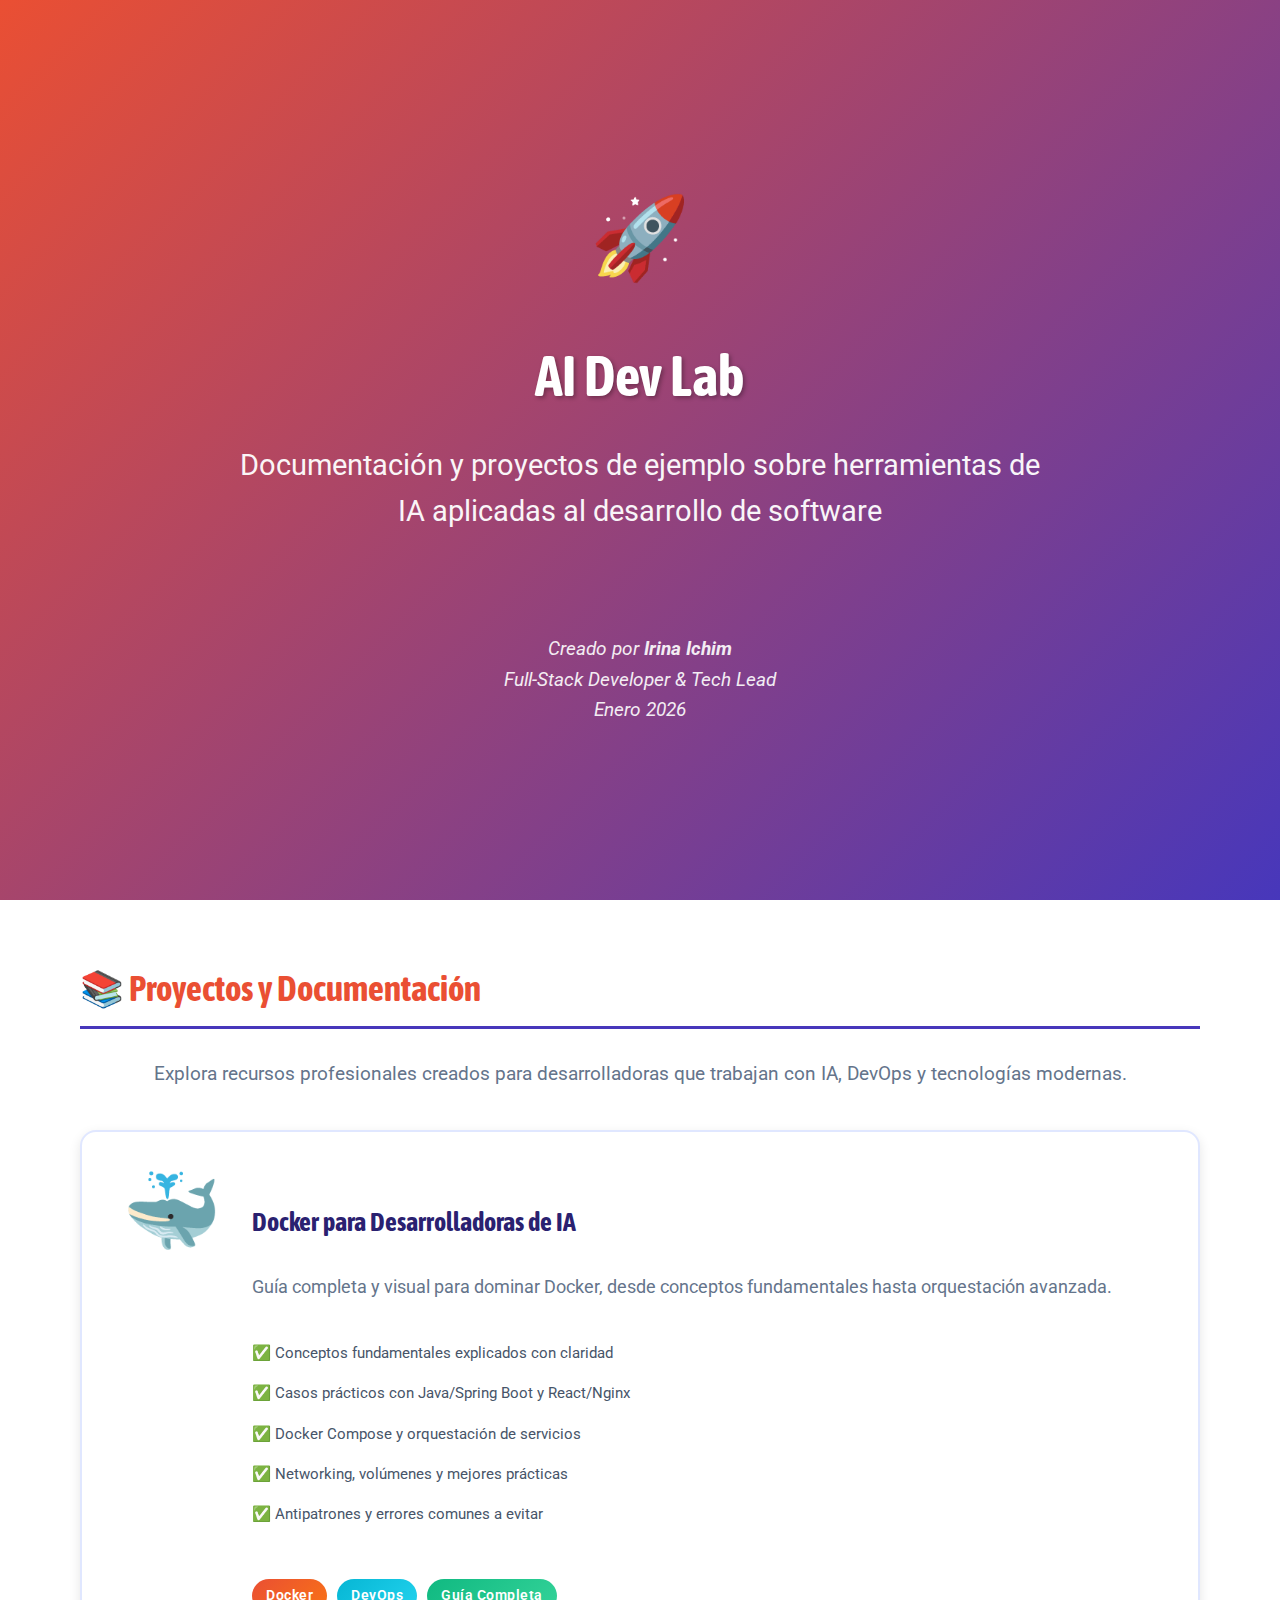
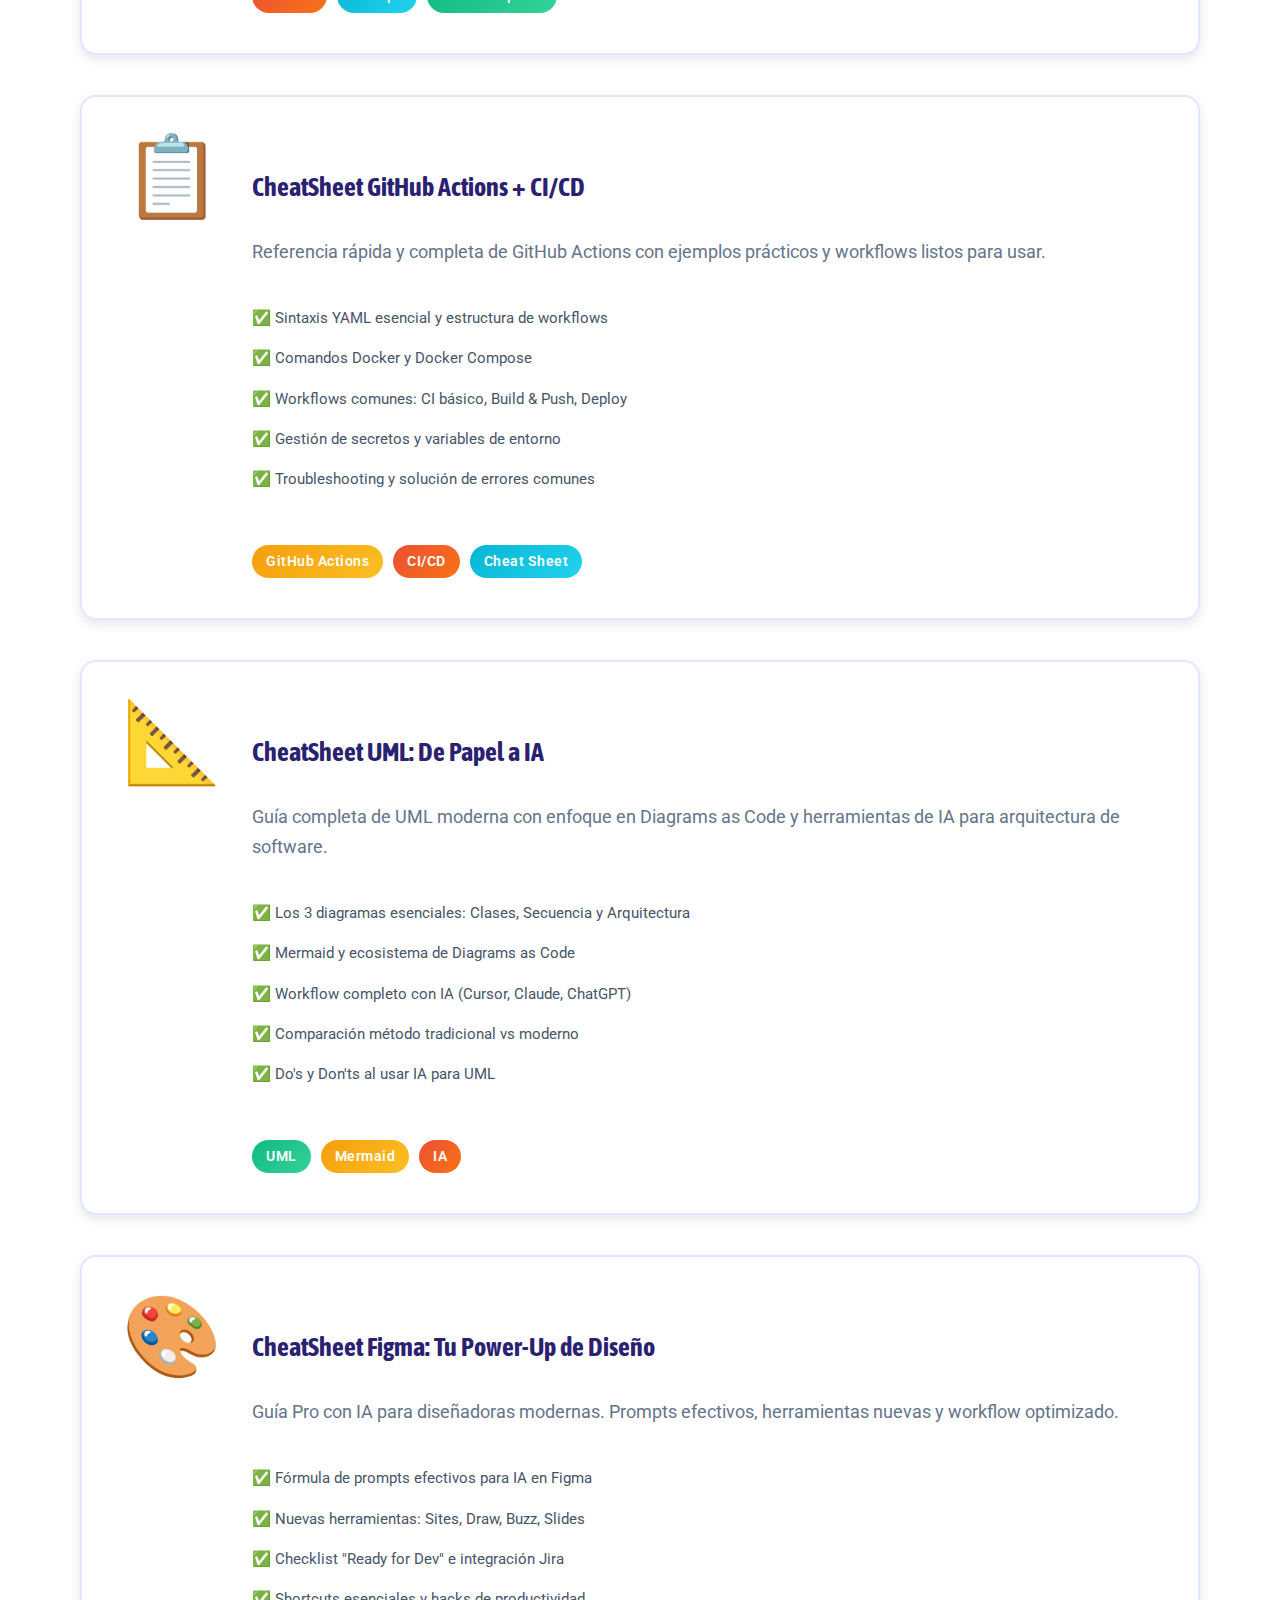
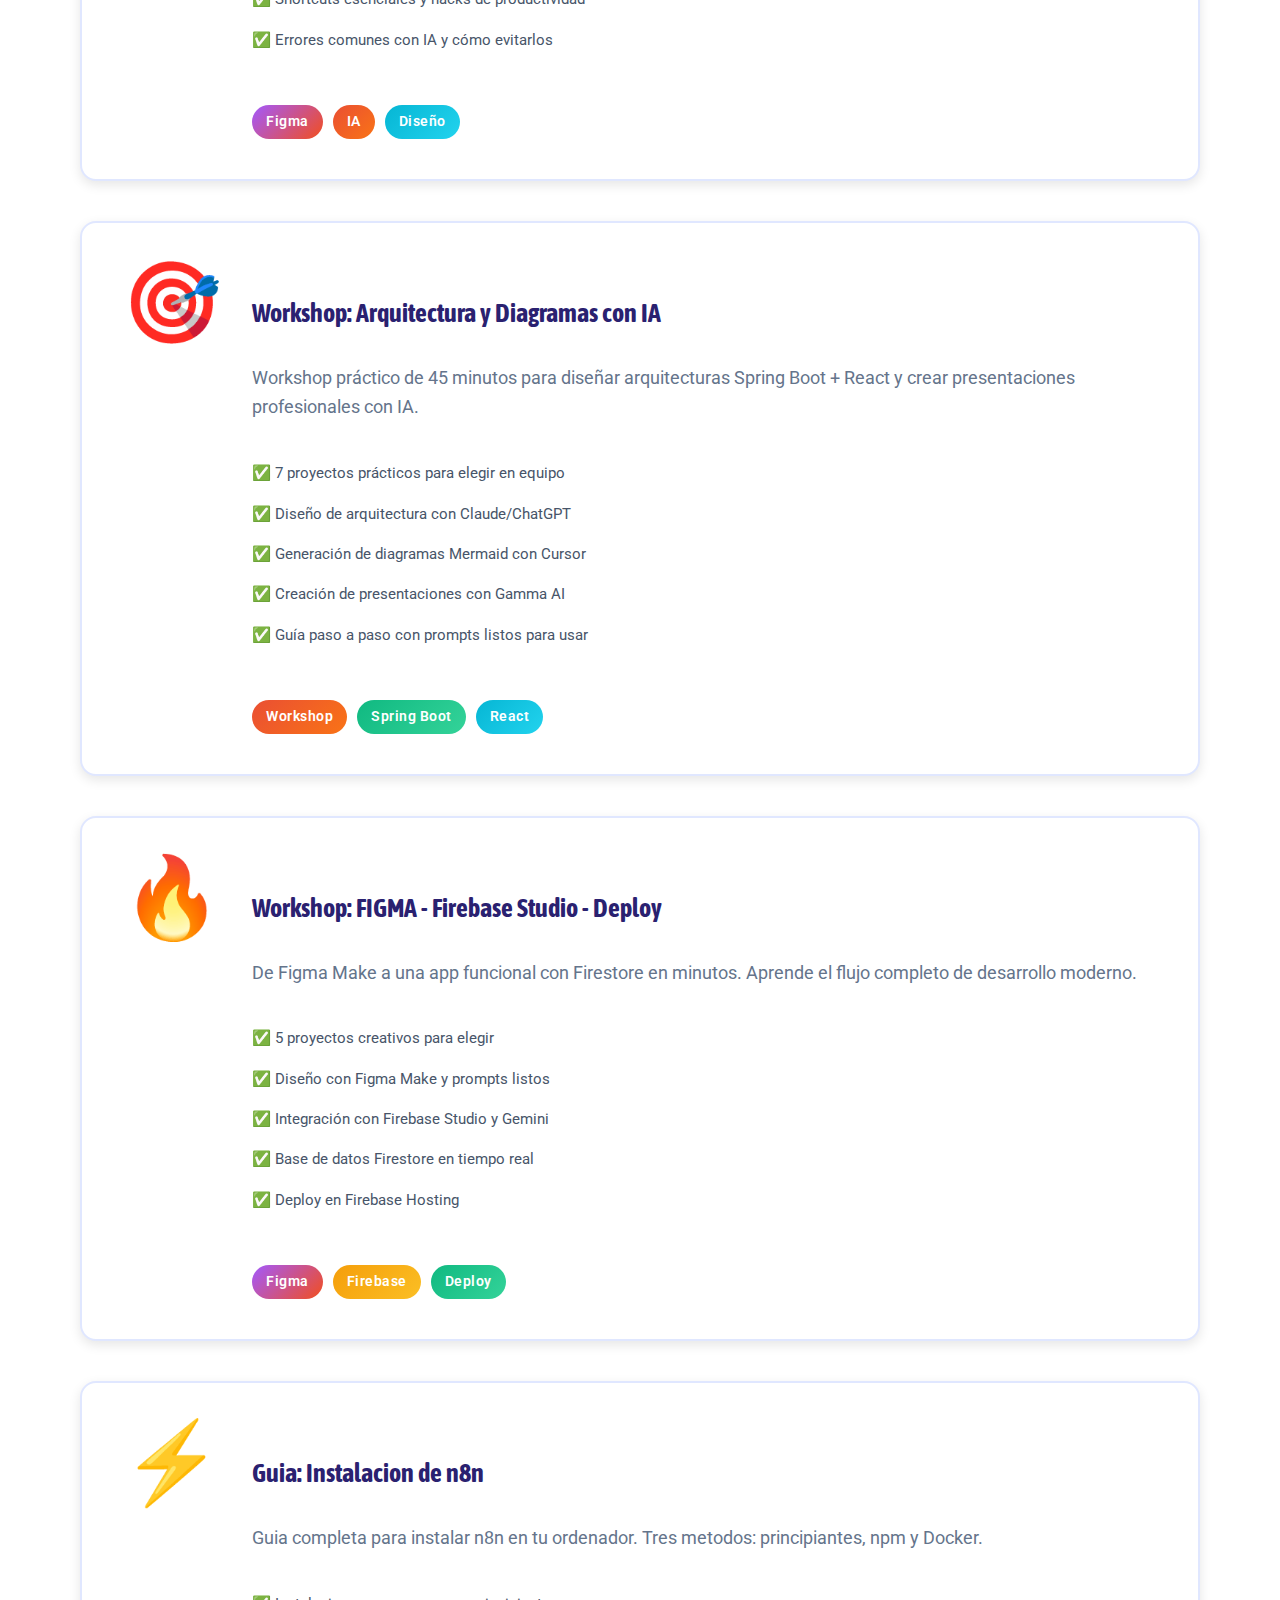
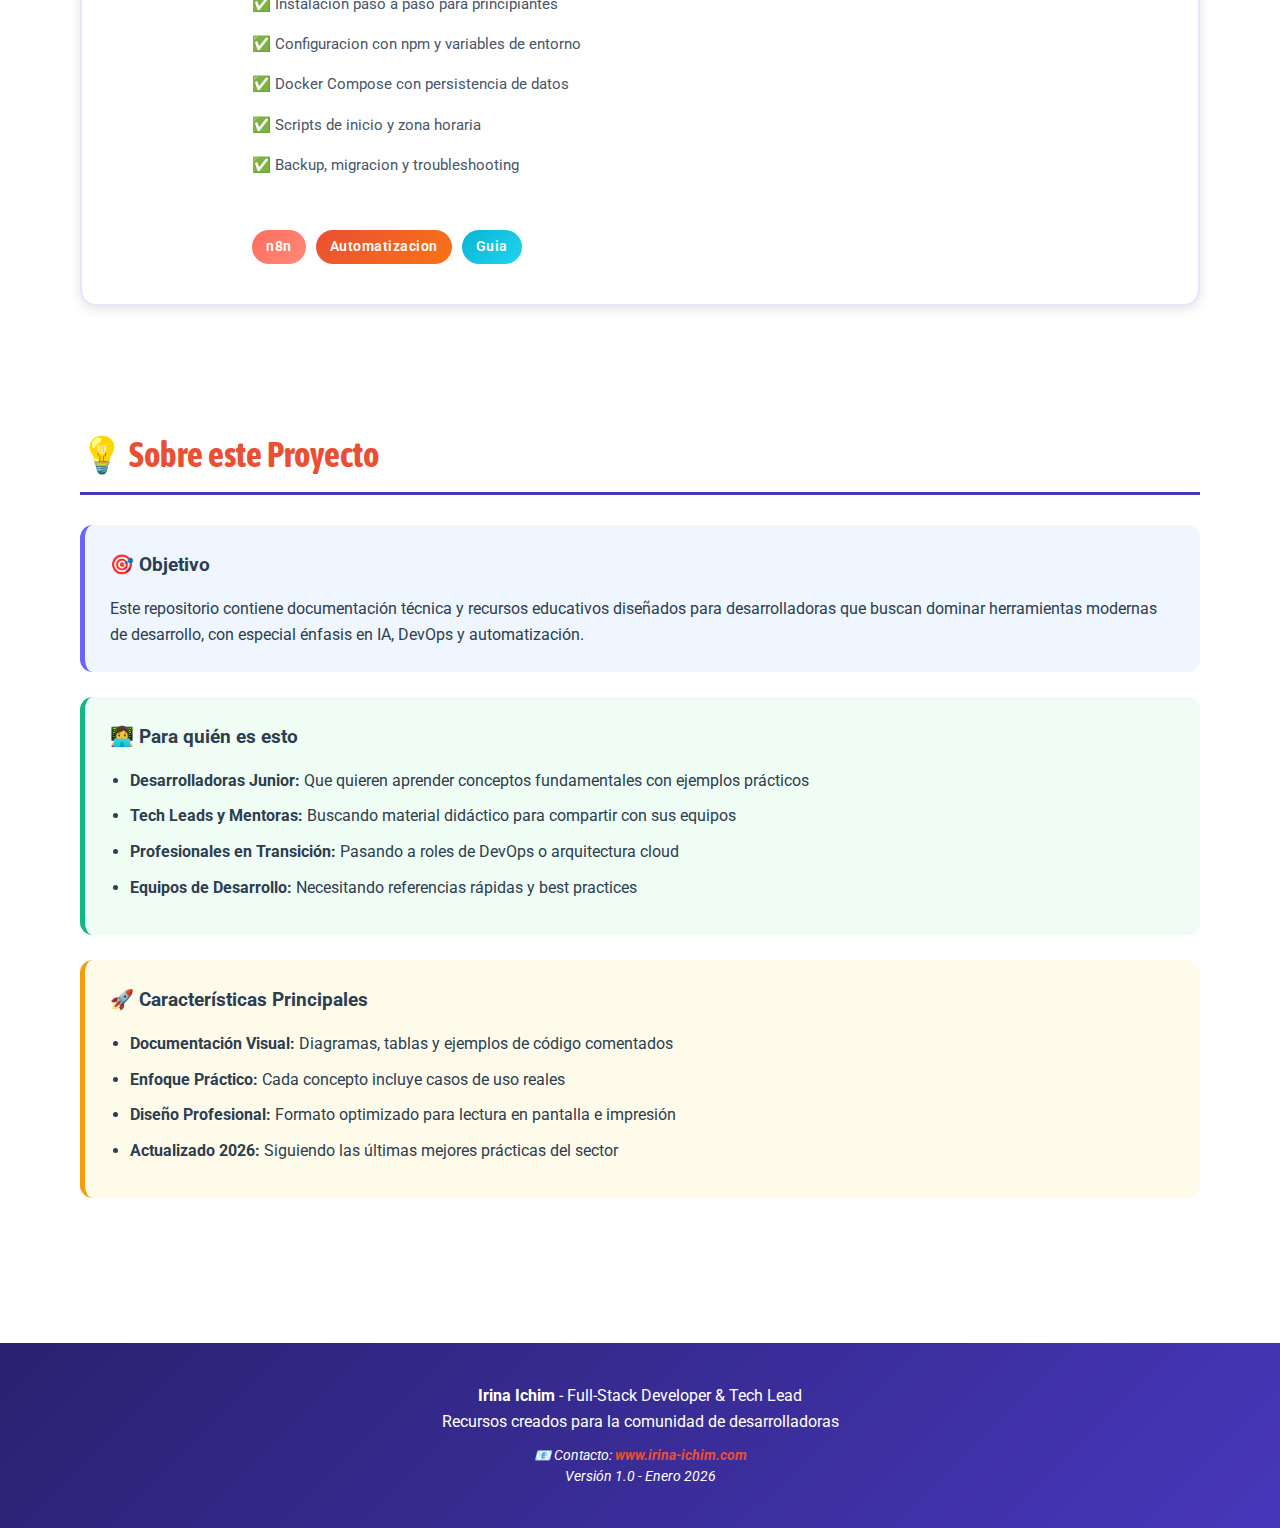
<file: index.html>
<!DOCTYPE html>
<html lang="es">
<head>
    <meta charset="UTF-8">
    <meta name="viewport" content="width=device-width, initial-scale=1.0">
    <title>AI Dev Lab - Irina Ichim</title>
    <link rel="preconnect" href="https://fonts.googleapis.com">
    <link rel="preconnect" href="https://fonts.gstatic.com" crossorigin>
    <link href="https://fonts.googleapis.com/css2?family=Roboto:wght@300;400;500;700&family=Asap+Condensed:wght@400;600;700&display=swap" rel="stylesheet">
    <link rel="stylesheet" href="styles.css">
</head>
<body>

<!-- PORTADA -->
<header class="cover">
    <figure class="logo">🚀</figure>
    <h1>AI Dev Lab</h1>
    <p class="subtitle">Documentación y proyectos de ejemplo sobre herramientas de IA aplicadas al desarrollo de software</p>
    <address class="author">
        Creado por <strong>Irina Ichim</strong><br>
        Full-Stack Developer & Tech Lead<br>
        <time datetime="2026-01">Enero 2026</time>
    </address>
</header>

<!-- Botón Flotante Volver Arriba -->
<button type="button" id="backToTop" class="back-to-top" title="Volver arriba">
    ↑
</button>

<!-- PROYECTOS -->
<section class="section projects-section">
    <h2>📚 Proyectos y Documentación</h2>
    
    <p style="text-align: center; margin-bottom: 40px; font-size: 1.2em; color: #64748b;">
        Explora recursos profesionales creados para desarrolladoras que trabajan con IA, DevOps y tecnologías modernas.
    </p>

    <div class="projects-grid">
        <a href="Docker-para-Desarrolladoras-de-IA/" class="project-card" style="text-decoration: none;">
            <div class="project-icon">🐳</div>
            <div class="project-content">
                <h3 class="project-title">Docker para Desarrolladoras de IA</h3>
                <p class="project-description">
                    Guía completa y visual para dominar Docker, desde conceptos fundamentales hasta orquestación avanzada.
                </p>
                <ul class="project-features">
                    <li>✅ Conceptos fundamentales explicados con claridad</li>
                    <li>✅ Casos prácticos con Java/Spring Boot y React/Nginx</li>
                    <li>✅ Docker Compose y orquestación de servicios</li>
                    <li>✅ Networking, volúmenes y mejores prácticas</li>
                    <li>✅ Antipatrones y errores comunes a evitar</li>
                </ul>
                <div class="project-meta">
                    <span class="badge badge-primary">Docker</span>
                    <span class="badge badge-info">DevOps</span>
                    <span class="badge badge-success">Guía Completa</span>
                </div>
            </div>
        </a>

        <a href="CheatSheet-Actions-TechPath/" class="project-card" style="text-decoration: none;">
            <div class="project-icon">📋</div>
            <div class="project-content">
                <h3 class="project-title">CheatSheet GitHub Actions + CI/CD</h3>
                <p class="project-description">
                    Referencia rápida y completa de GitHub Actions con ejemplos prácticos y workflows listos para usar.
                </p>
                <ul class="project-features">
                    <li>✅ Sintaxis YAML esencial y estructura de workflows</li>
                    <li>✅ Comandos Docker y Docker Compose</li>
                    <li>✅ Workflows comunes: CI básico, Build & Push, Deploy</li>
                    <li>✅ Gestión de secretos y variables de entorno</li>
                    <li>✅ Troubleshooting y solución de errores comunes</li>
                </ul>
                <div class="project-meta">
                    <span class="badge badge-warning">GitHub Actions</span>
                    <span class="badge badge-primary">CI/CD</span>
                    <span class="badge badge-info">Cheat Sheet</span>
                </div>
            </div>
        </a>

        <a href="CheatSheet-UML/" class="project-card" style="text-decoration: none;">
            <div class="project-icon">📐</div>
            <div class="project-content">
                <h3 class="project-title">CheatSheet UML: De Papel a IA</h3>
                <p class="project-description">
                    Guía completa de UML moderna con enfoque en Diagrams as Code y herramientas de IA para arquitectura de software.
                </p>
                <ul class="project-features">
                    <li>✅ Los 3 diagramas esenciales: Clases, Secuencia y Arquitectura</li>
                    <li>✅ Mermaid y ecosistema de Diagrams as Code</li>
                    <li>✅ Workflow completo con IA (Cursor, Claude, ChatGPT)</li>
                    <li>✅ Comparación método tradicional vs moderno</li>
                    <li>✅ Do's y Don'ts al usar IA para UML</li>
                </ul>
                <div class="project-meta">
                    <span class="badge badge-success">UML</span>
                    <span class="badge badge-warning">Mermaid</span>
                    <span class="badge badge-primary">IA</span>
                </div>
            </div>
        </a>

        <a href="CheatSheet-Figma/" class="project-card" style="text-decoration: none;">
            <div class="project-icon">🎨</div>
            <div class="project-content">
                <h3 class="project-title">CheatSheet Figma: Tu Power-Up de Diseño</h3>
                <p class="project-description">
                    Guía Pro con IA para diseñadoras modernas. Prompts efectivos, herramientas nuevas y workflow optimizado.
                </p>
                <ul class="project-features">
                    <li>✅ Fórmula de prompts efectivos para IA en Figma</li>
                    <li>✅ Nuevas herramientas: Sites, Draw, Buzz, Slides</li>
                    <li>✅ Checklist "Ready for Dev" e integración Jira</li>
                    <li>✅ Shortcuts esenciales y hacks de productividad</li>
                    <li>✅ Errores comunes con IA y cómo evitarlos</li>
                </ul>
                <div class="project-meta">
                    <span class="badge badge-figma">Figma</span>
                    <span class="badge badge-primary">IA</span>
                    <span class="badge badge-info">Diseño</span>
                </div>
            </div>
        </a>

        <a href="workshops/arquitectura-diagramas/" class="project-card" style="text-decoration: none;">
            <div class="project-icon">🎯</div>
            <div class="project-content">
                <h3 class="project-title">Workshop: Arquitectura y Diagramas con IA</h3>
                <p class="project-description">
                    Workshop práctico de 45 minutos para diseñar arquitecturas Spring Boot + React y crear presentaciones profesionales con IA.
                </p>
                <ul class="project-features">
                    <li>✅ 7 proyectos prácticos para elegir en equipo</li>
                    <li>✅ Diseño de arquitectura con Claude/ChatGPT</li>
                    <li>✅ Generación de diagramas Mermaid con Cursor</li>
                    <li>✅ Creación de presentaciones con Gamma AI</li>
                    <li>✅ Guía paso a paso con prompts listos para usar</li>
                </ul>
                <div class="project-meta">
                    <span class="badge badge-primary">Workshop</span>
                    <span class="badge badge-success">Spring Boot</span>
                    <span class="badge badge-info">React</span>
                </div>
            </div>
        </a>

        <a href="workshops/firebase-studio/" class="project-card" style="text-decoration: none;">
            <div class="project-icon">🔥</div>
            <div class="project-content">
                <h3 class="project-title">Workshop: FIGMA - Firebase Studio - Deploy</h3>
                <p class="project-description">
                    De Figma Make a una app funcional con Firestore en minutos. Aprende el flujo completo de desarrollo moderno.
                </p>
                <ul class="project-features">
                    <li>✅ 5 proyectos creativos para elegir</li>
                    <li>✅ Diseño con Figma Make y prompts listos</li>
                    <li>✅ Integración con Firebase Studio y Gemini</li>
                    <li>✅ Base de datos Firestore en tiempo real</li>
                    <li>✅ Deploy en Firebase Hosting</li>
                </ul>
                <div class="project-meta">
                    <span class="badge badge-figma">Figma</span>
                    <span class="badge badge-warning">Firebase</span>
                    <span class="badge badge-success">Deploy</span>
                </div>
            </div>
        </a>

        <a href="workshops/n8n-instalacion/" class="project-card" style="text-decoration: none;">
            <div class="project-icon">⚡</div>
            <div class="project-content">
                <h3 class="project-title">Guia: Instalacion de n8n</h3>
                <p class="project-description">
                    Guia completa para instalar n8n en tu ordenador. Tres metodos: principiantes, npm y Docker.
                </p>
                <ul class="project-features">
                    <li>✅ Instalacion paso a paso para principiantes</li>
                    <li>✅ Configuracion con npm y variables de entorno</li>
                    <li>✅ Docker Compose con persistencia de datos</li>
                    <li>✅ Scripts de inicio y zona horaria</li>
                    <li>✅ Backup, migracion y troubleshooting</li>
                </ul>
                <div class="project-meta">
                    <span class="badge badge-n8n">n8n</span>
                    <span class="badge badge-primary">Automatizacion</span>
                    <span class="badge badge-info">Guia</span>
                </div>
            </div>
        </a>
    </div>
</section>

<!-- SOBRE EL PROYECTO -->
<section class="section">
    <h2>💡 Sobre este Proyecto</h2>
    
    <div class="info-box info">
        <div class="info-box-title">🎯 Objetivo</div>
        <p>
            Este repositorio contiene documentación técnica y recursos educativos diseñados para desarrolladoras 
            que buscan dominar herramientas modernas de desarrollo, con especial énfasis en IA, DevOps y automatización.
        </p>
    </div>

    <div class="info-box tip">
        <div class="info-box-title">👩‍💻 Para quién es esto</div>
        <ul>
            <li><strong>Desarrolladoras Junior:</strong> Que quieren aprender conceptos fundamentales con ejemplos prácticos</li>
            <li><strong>Tech Leads y Mentoras:</strong> Buscando material didáctico para compartir con sus equipos</li>
            <li><strong>Profesionales en Transición:</strong> Pasando a roles de DevOps o arquitectura cloud</li>
            <li><strong>Equipos de Desarrollo:</strong> Necesitando referencias rápidas y best practices</li>
        </ul>
    </div>

    <div class="info-box warning">
        <div class="info-box-title">🚀 Características Principales</div>
        <ul>
            <li><strong>Documentación Visual:</strong> Diagramas, tablas y ejemplos de código comentados</li>
            <li><strong>Enfoque Práctico:</strong> Cada concepto incluye casos de uso reales</li>
            <li><strong>Diseño Profesional:</strong> Formato optimizado para lectura en pantalla e impresión</li>
            <li><strong>Actualizado 2026:</strong> Siguiendo las últimas mejores prácticas del sector</li>
        </ul>
    </div>
</section>

<!-- FOOTER -->
<footer class="footer">
    <p><strong>Irina Ichim</strong> - Full-Stack Developer & Tech Lead</p>
    <p>Recursos creados para la comunidad de desarrolladoras</p>
    <address style="margin-top: 10px; font-size: 0.85em;">
        📧 Contacto: <a href="https://www.irina-ichim.com" style="color: var(--primary); font-weight: bold;">www.irina-ichim.com</a><br>
        Versión 1.0 - <time datetime="2026-01">Enero 2026</time>
    </address>
</footer>

<script>
    // Botón Volver Arriba
    const backToTopButton = document.getElementById('backToTop');

    // Mostrar/ocultar el botón basado en el scroll
    window.addEventListener('scroll', function() {
        if (window.pageYOffset > 300) {
            backToTopButton.classList.add('show');
        } else {
            backToTopButton.classList.remove('show');
        }
    });

    // Scroll suave al hacer clic
    backToTopButton.addEventListener('click', function() {
        window.scrollTo({
            top: 0,
            behavior: 'smooth'
        });
    });
</script>

</body>
</html>
</file>
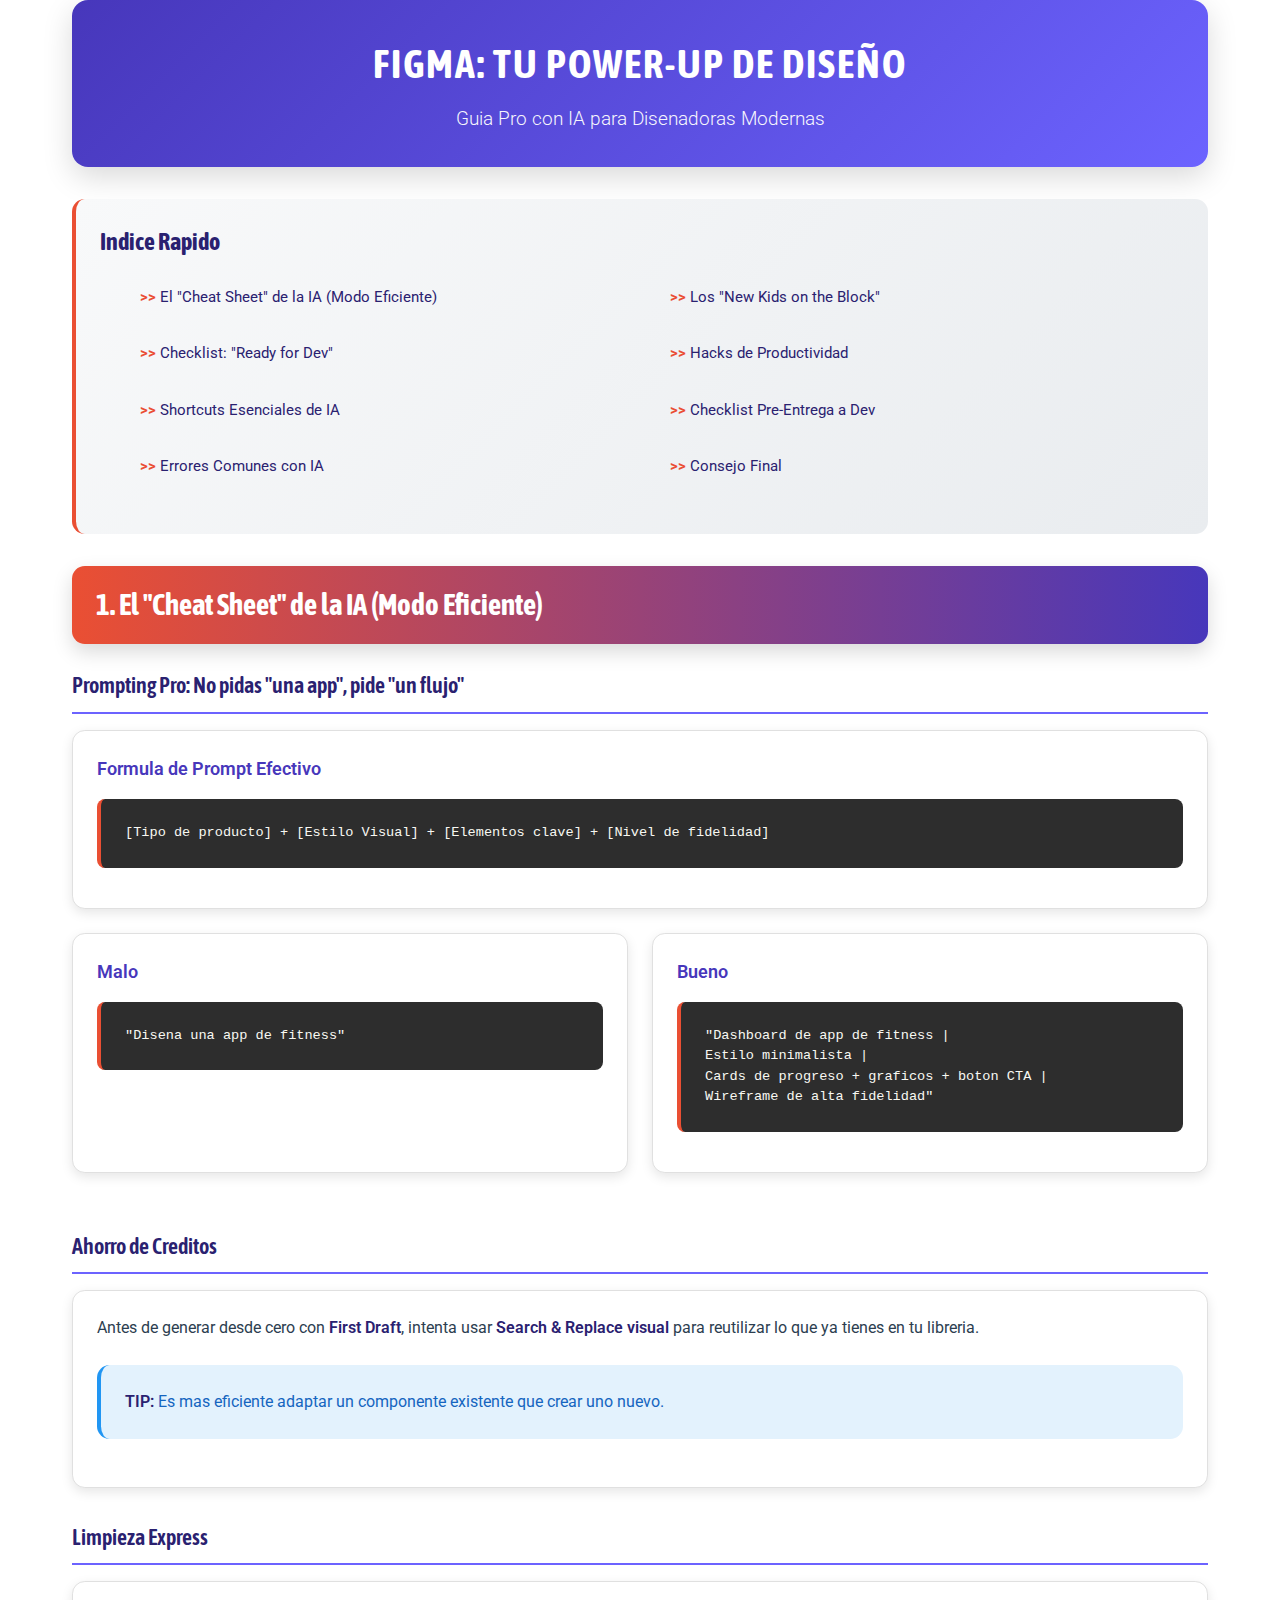
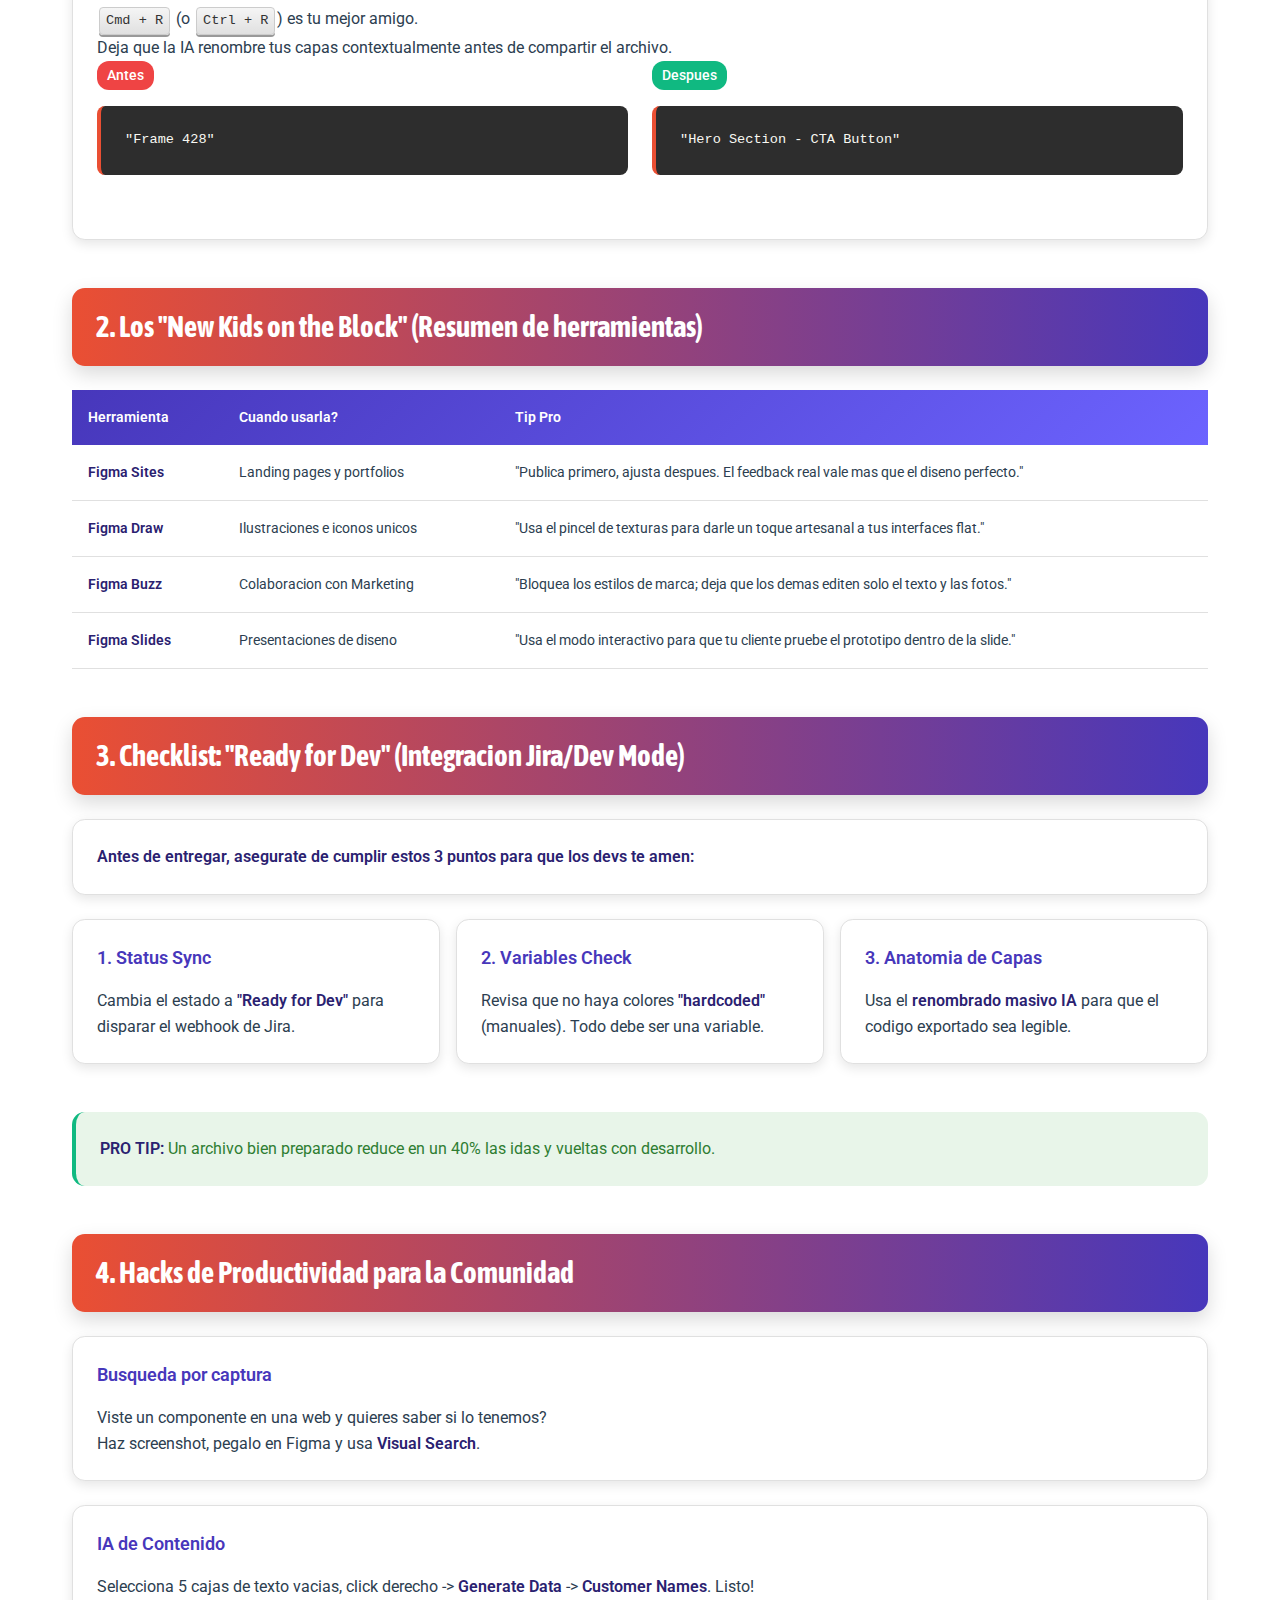
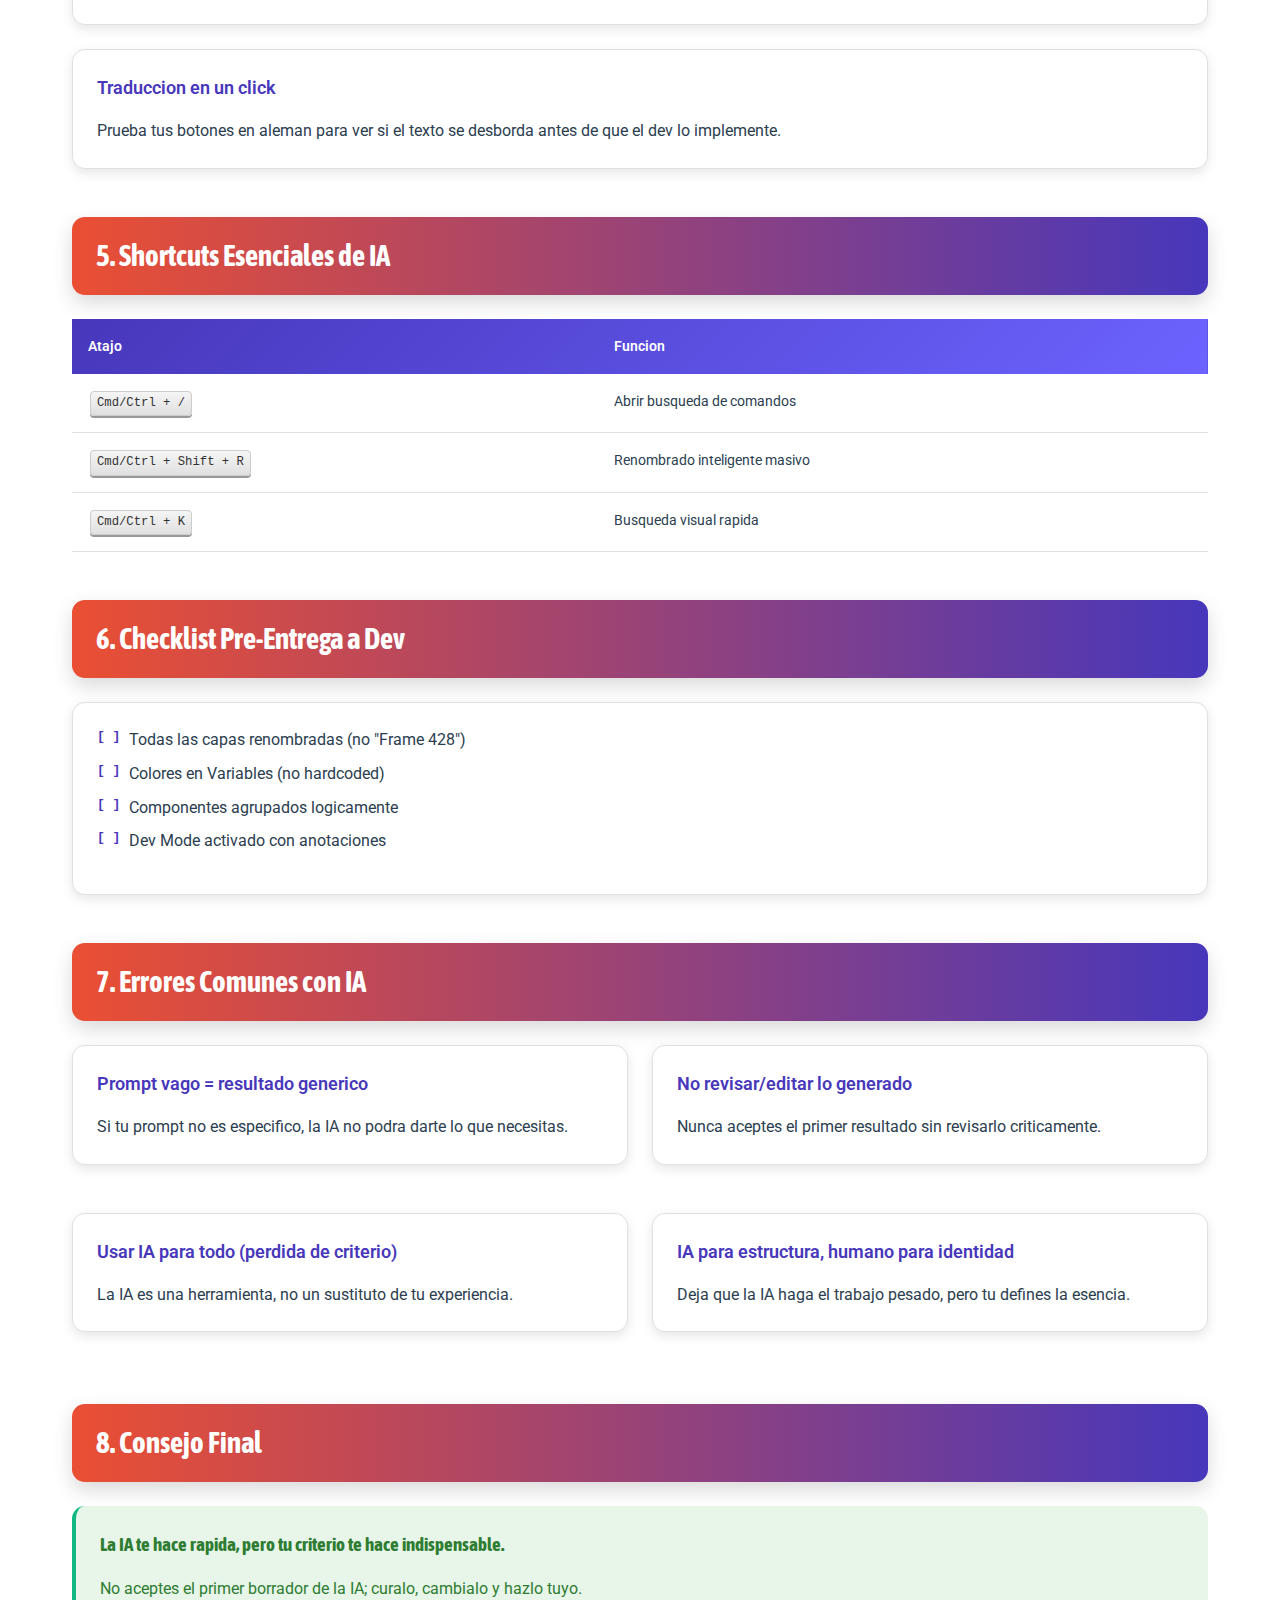
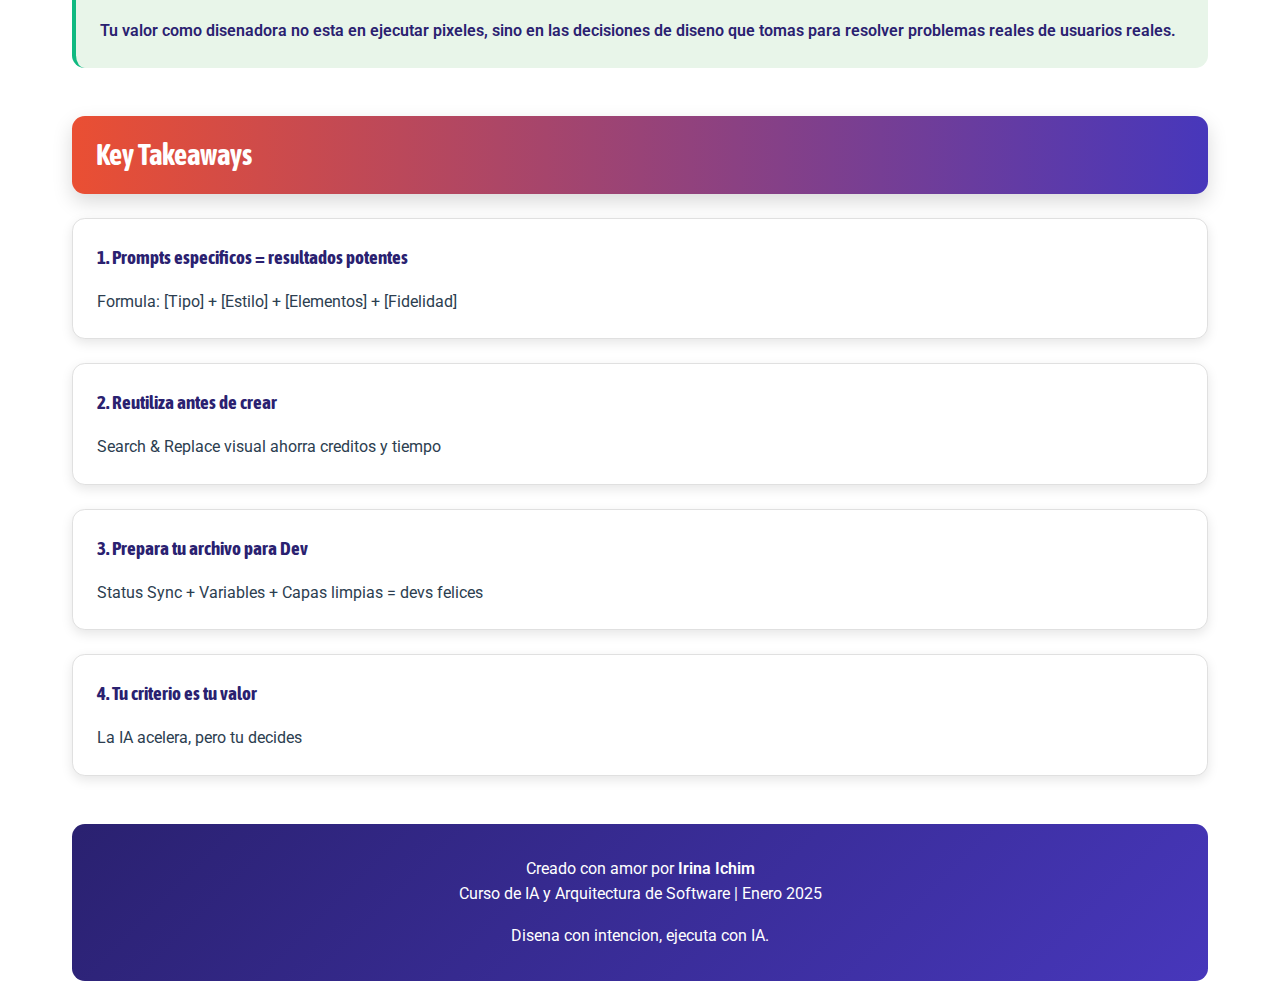
<file: CheatSheet-Figma/index.html>
<!DOCTYPE html>
<html lang="es">
<head>
    <meta charset="UTF-8">
    <meta name="viewport" content="width=device-width, initial-scale=1.0">
    <title>Figma: Tu Power-Up de Diseño - Cheat Sheet</title>
    <link href="https://fonts.googleapis.com/css2?family=Roboto:wght@300;400;500;700&family=Asap+Condensed:wght@400;600;700&display=swap" rel="stylesheet">
    <link rel="stylesheet" href="styles.css">
</head>
<body>
    <div class="header">
        <h1>Figma: Tu Power-Up de Diseño</h1>
        <div class="subtitle">Guia Pro con IA para Disenadoras Modernas</div>
    </div>

    <div class="toc">
        <h2>Indice Rapido</h2>
        <ul>
            <li><a href="#cheat-sheet-ia">El "Cheat Sheet" de la IA (Modo Eficiente)</a></li>
            <li><a href="#new-tools">Los "New Kids on the Block"</a></li>
            <li><a href="#ready-for-dev">Checklist: "Ready for Dev"</a></li>
            <li><a href="#hacks">Hacks de Productividad</a></li>
            <li><a href="#shortcuts">Shortcuts Esenciales de IA</a></li>
            <li><a href="#pre-entrega">Checklist Pre-Entrega a Dev</a></li>
            <li><a href="#errores">Errores Comunes con IA</a></li>
            <li><a href="#consejo-final">Consejo Final</a></li>
        </ul>
    </div>

    <!-- CHEAT SHEET IA -->
    <div class="section" id="cheat-sheet-ia">
        <h2 class="section-title">1. El "Cheat Sheet" de la IA (Modo Eficiente)</h2>

        <div class="subsection">
            <h3 class="subsection-title">Prompting Pro: No pidas "una app", pide "un flujo"</h3>

            <div class="card">
                <div class="card-header">Formula de Prompt Efectivo</div>
                <pre>[Tipo de producto] + [Estilo Visual] + [Elementos clave] + [Nivel de fidelidad]</pre>
            </div>

            <div class="grid-2">
                <div class="card">
                    <div class="card-header">Malo</div>
                    <pre>"Disena una app de fitness"</pre>
                </div>
                <div class="card">
                    <div class="card-header">Bueno</div>
                    <pre>"Dashboard de app de fitness |
Estilo minimalista |
Cards de progreso + graficos + boton CTA |
Wireframe de alta fidelidad"</pre>
                </div>
            </div>
        </div>

        <div class="subsection">
            <h3 class="subsection-title">Ahorro de Creditos</h3>
            <div class="card">
                <p>Antes de generar desde cero con <strong>First Draft</strong>, intenta usar <strong>Search & Replace visual</strong> para reutilizar lo que ya tienes en tu libreria.</p>
                <div class="alert alert-info">
                    <strong>TIP:</strong> Es mas eficiente adaptar un componente existente que crear uno nuevo.
                </div>
            </div>
        </div>

        <div class="subsection">
            <h3 class="subsection-title">Limpieza Express</h3>
            <div class="card">
                <p><kbd>Cmd + R</kbd> (o <kbd>Ctrl + R</kbd>) es tu mejor amigo.</p>
                <p>Deja que la IA renombre tus capas contextualmente antes de compartir el archivo.</p>
                <div class="grid-2">
                    <div>
                        <span class="badge badge-danger">Antes</span>
                        <pre>"Frame 428"</pre>
                    </div>
                    <div>
                        <span class="badge badge-success">Despues</span>
                        <pre>"Hero Section - CTA Button"</pre>
                    </div>
                </div>
            </div>
        </div>
    </div>

    <div class="page-break"></div>

    <!-- NEW TOOLS -->
    <div class="section" id="new-tools">
        <h2 class="section-title">2. Los "New Kids on the Block" (Resumen de herramientas)</h2>

        <table>
            <thead>
                <tr>
                    <th>Herramienta</th>
                    <th>Cuando usarla?</th>
                    <th>Tip Pro</th>
                </tr>
            </thead>
            <tbody>
                <tr>
                    <td><strong>Figma Sites</strong></td>
                    <td>Landing pages y portfolios</td>
                    <td>"Publica primero, ajusta despues. El feedback real vale mas que el diseno perfecto."</td>
                </tr>
                <tr>
                    <td><strong>Figma Draw</strong></td>
                    <td>Ilustraciones e iconos unicos</td>
                    <td>"Usa el pincel de texturas para darle un toque artesanal a tus interfaces flat."</td>
                </tr>
                <tr>
                    <td><strong>Figma Buzz</strong></td>
                    <td>Colaboracion con Marketing</td>
                    <td>"Bloquea los estilos de marca; deja que los demas editen solo el texto y las fotos."</td>
                </tr>
                <tr>
                    <td><strong>Figma Slides</strong></td>
                    <td>Presentaciones de diseno</td>
                    <td>"Usa el modo interactivo para que tu cliente pruebe el prototipo dentro de la slide."</td>
                </tr>
            </tbody>
        </table>
    </div>

    <div class="page-break"></div>

    <!-- READY FOR DEV -->
    <div class="section" id="ready-for-dev">
        <h2 class="section-title">3. Checklist: "Ready for Dev" (Integracion Jira/Dev Mode)</h2>

        <div class="card">
            <p><strong>Antes de entregar, asegurate de cumplir estos 3 puntos para que los devs te amen:</strong></p>
        </div>

        <div class="grid-3">
            <div class="card">
                <div class="card-header">1. Status Sync</div>
                <p>Cambia el estado a <strong>"Ready for Dev"</strong> para disparar el webhook de Jira.</p>
            </div>
            <div class="card">
                <div class="card-header">2. Variables Check</div>
                <p>Revisa que no haya colores <strong>"hardcoded"</strong> (manuales). Todo debe ser una variable.</p>
            </div>
            <div class="card">
                <div class="card-header">3. Anatomia de Capas</div>
                <p>Usa el <strong>renombrado masivo IA</strong> para que el codigo exportado sea legible.</p>
            </div>
        </div>

        <div class="alert alert-success">
            <strong>PRO TIP:</strong> Un archivo bien preparado reduce en un 40% las idas y vueltas con desarrollo.
        </div>
    </div>

    <div class="page-break"></div>

    <!-- HACKS -->
    <div class="section" id="hacks">
        <h2 class="section-title">4. Hacks de Productividad para la Comunidad</h2>

        <div class="card">
            <div class="card-header">Busqueda por captura</div>
            <p>Viste un componente en una web y quieres saber si lo tenemos?</p>
            <p>Haz screenshot, pegalo en Figma y usa <strong>Visual Search</strong>.</p>
        </div>

        <div class="card">
            <div class="card-header">IA de Contenido</div>
            <p>Selecciona 5 cajas de texto vacias, click derecho -> <strong>Generate Data</strong> -> <strong>Customer Names</strong>. Listo!</p>
        </div>

        <div class="card">
            <div class="card-header">Traduccion en un click</div>
            <p>Prueba tus botones en aleman para ver si el texto se desborda antes de que el dev lo implemente.</p>
        </div>
    </div>

    <div class="page-break"></div>

    <!-- SHORTCUTS -->
    <div class="section" id="shortcuts">
        <h2 class="section-title">5. Shortcuts Esenciales de IA</h2>

        <table>
            <thead>
                <tr>
                    <th>Atajo</th>
                    <th>Funcion</th>
                </tr>
            </thead>
            <tbody>
                <tr>
                    <td><kbd>Cmd/Ctrl + /</kbd></td>
                    <td>Abrir busqueda de comandos</td>
                </tr>
                <tr>
                    <td><kbd>Cmd/Ctrl + Shift + R</kbd></td>
                    <td>Renombrado inteligente masivo</td>
                </tr>
                <tr>
                    <td><kbd>Cmd/Ctrl + K</kbd></td>
                    <td>Busqueda visual rapida</td>
                </tr>
            </tbody>
        </table>
    </div>

    <div class="page-break"></div>

    <!-- PRE-ENTREGA -->
    <div class="section" id="pre-entrega">
        <h2 class="section-title">6. Checklist Pre-Entrega a Dev</h2>

        <div class="card">
            <ul class="checklist">
                <li>Todas las capas renombradas (no "Frame 428")</li>
                <li>Colores en Variables (no hardcoded)</li>
                <li>Componentes agrupados logicamente</li>
                <li>Dev Mode activado con anotaciones</li>
            </ul>
        </div>
    </div>

    <!-- ERRORES -->
    <div class="section" id="errores">
        <h2 class="section-title">7. Errores Comunes con IA</h2>

        <div class="grid-2">
            <div class="card">
                <div class="card-header">Prompt vago = resultado generico</div>
                <p>Si tu prompt no es especifico, la IA no podra darte lo que necesitas.</p>
            </div>
            <div class="card">
                <div class="card-header">No revisar/editar lo generado</div>
                <p>Nunca aceptes el primer resultado sin revisarlo criticamente.</p>
            </div>
            <div class="card">
                <div class="card-header">Usar IA para todo (perdida de criterio)</div>
                <p>La IA es una herramienta, no un sustituto de tu experiencia.</p>
            </div>
            <div class="card">
                <div class="card-header">IA para estructura, humano para identidad</div>
                <p>Deja que la IA haga el trabajo pesado, pero tu defines la esencia.</p>
            </div>
        </div>
    </div>

    <div class="page-break"></div>

    <!-- CONSEJO FINAL -->
    <div class="section" id="consejo-final">
        <h2 class="section-title">8. Consejo Final</h2>

        <div class="alert alert-success">
            <h3>La IA te hace rapida, pero tu criterio te hace indispensable.</h3>
            <p class="mt-1">No aceptes el primer borrador de la IA; curalo, cambialo y hazlo tuyo.</p>
            <p class="mt-1"><strong>Tu valor como disenadora no esta en ejecutar pixeles, sino en las decisiones de diseno que tomas para resolver problemas reales de usuarios reales.</strong></p>
        </div>
    </div>

    <!-- KEY TAKEAWAYS -->
    <div class="section">
        <h2 class="section-title">Key Takeaways</h2>

        <div class="card">
            <h3>1. Prompts especificos = resultados potentes</h3>
            <p>Formula: [Tipo] + [Estilo] + [Elementos] + [Fidelidad]</p>
        </div>

        <div class="card">
            <h3>2. Reutiliza antes de crear</h3>
            <p>Search & Replace visual ahorra creditos y tiempo</p>
        </div>

        <div class="card">
            <h3>3. Prepara tu archivo para Dev</h3>
            <p>Status Sync + Variables + Capas limpias = devs felices</p>
        </div>

        <div class="card">
            <h3>4. Tu criterio es tu valor</h3>
            <p>La IA acelera, pero tu decides</p>
        </div>
    </div>

    <div class="footer">
        <p>Creado con amor por <strong style="color: white;">Irina Ichim</strong></p>
        <p>Curso de IA y Arquitectura de Software | Enero 2025</p>
        <p class="mt-1">Disena con intencion, ejecuta con IA.</p>
    </div>

    <!-- Boton de volver arriba -->
    <a href="#" class="scroll-to-top" id="scrollToTop" title="Volver arriba">
        ^
    </a>

    <script src="main.js"></script>
</body>
</html>
</file>
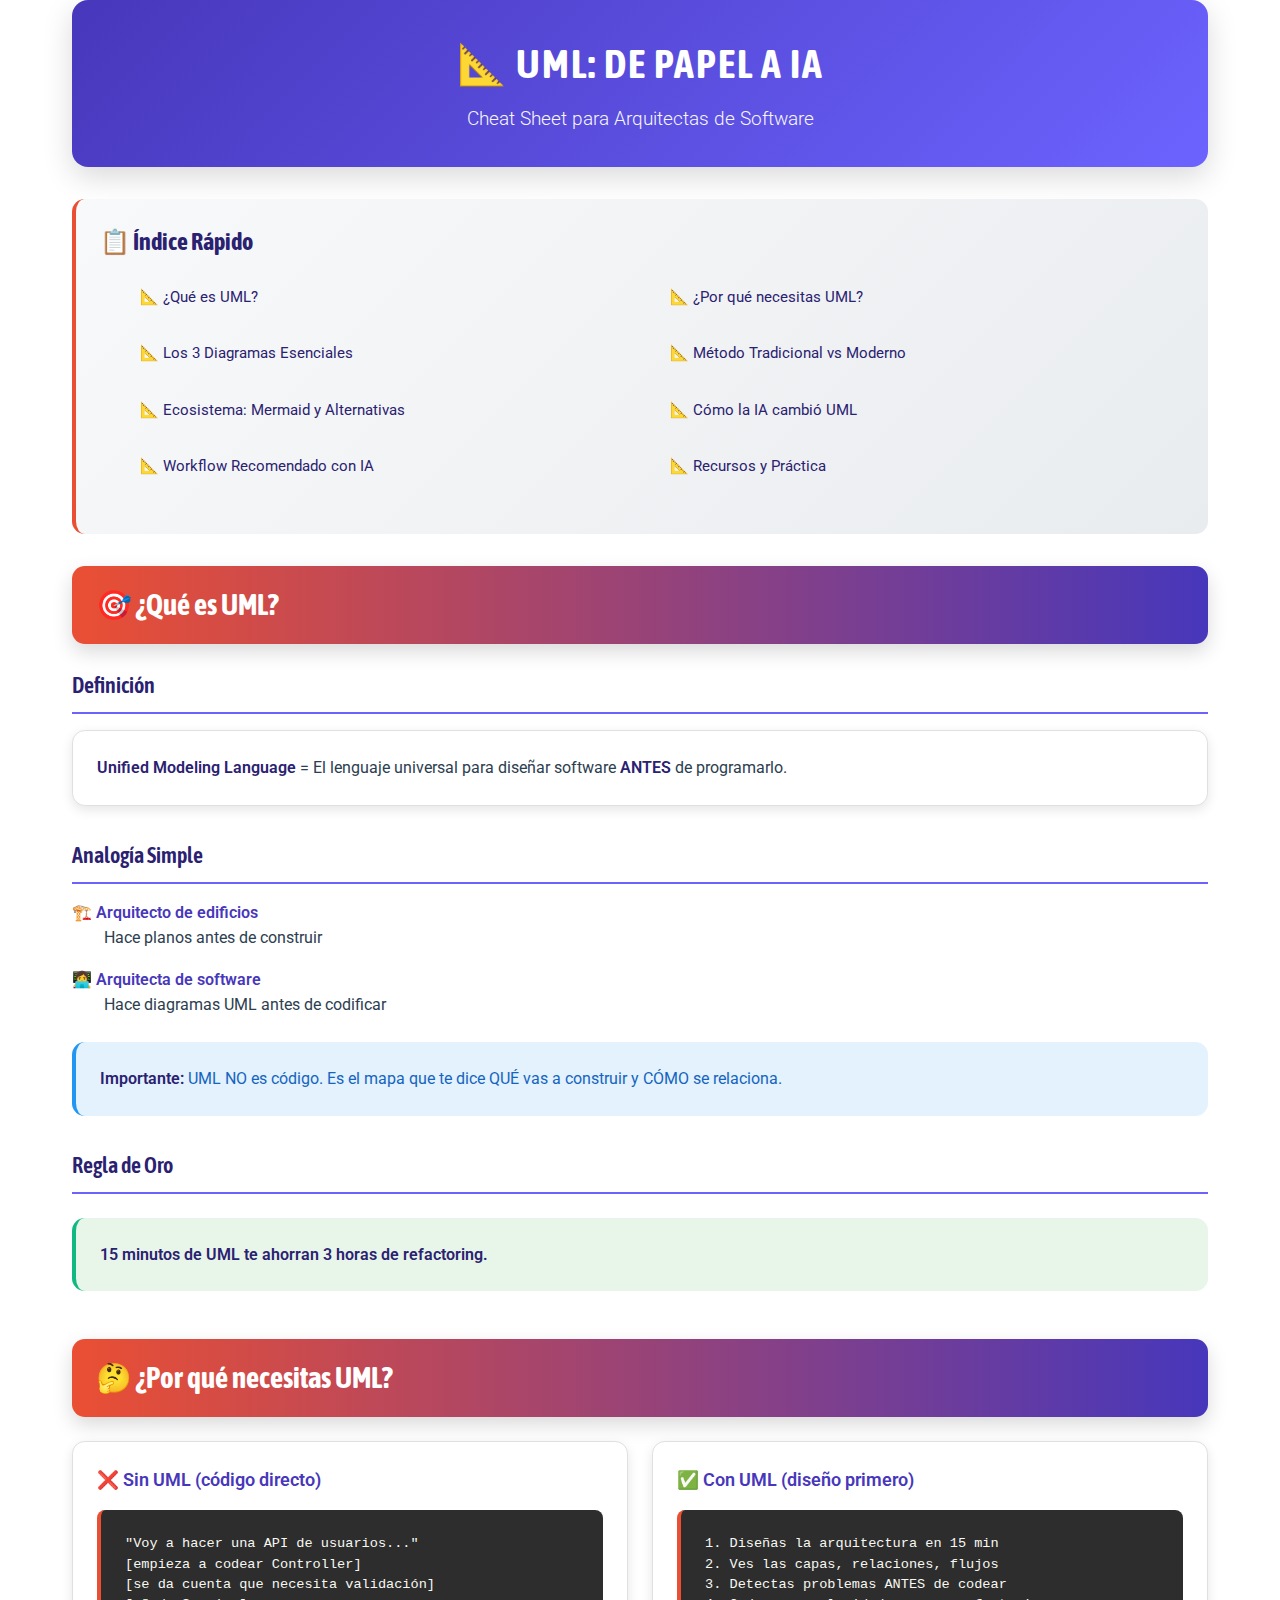
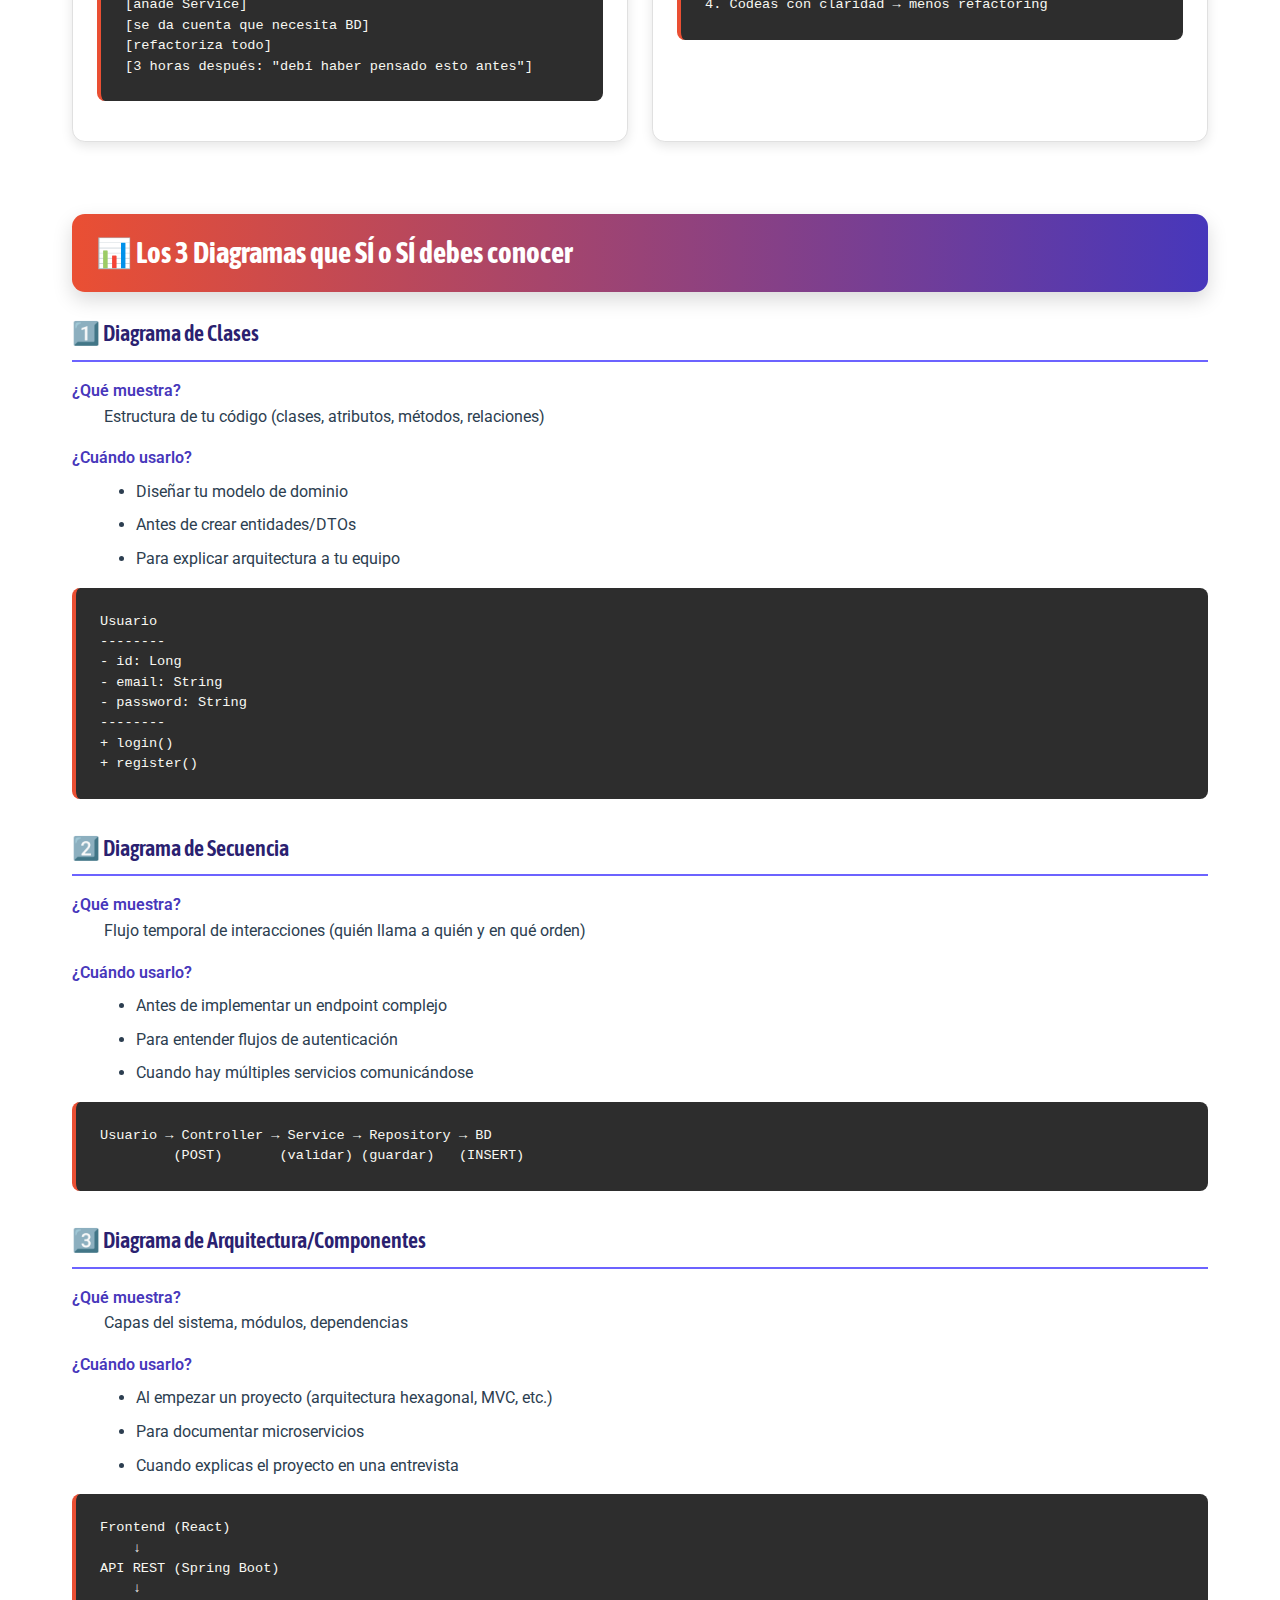
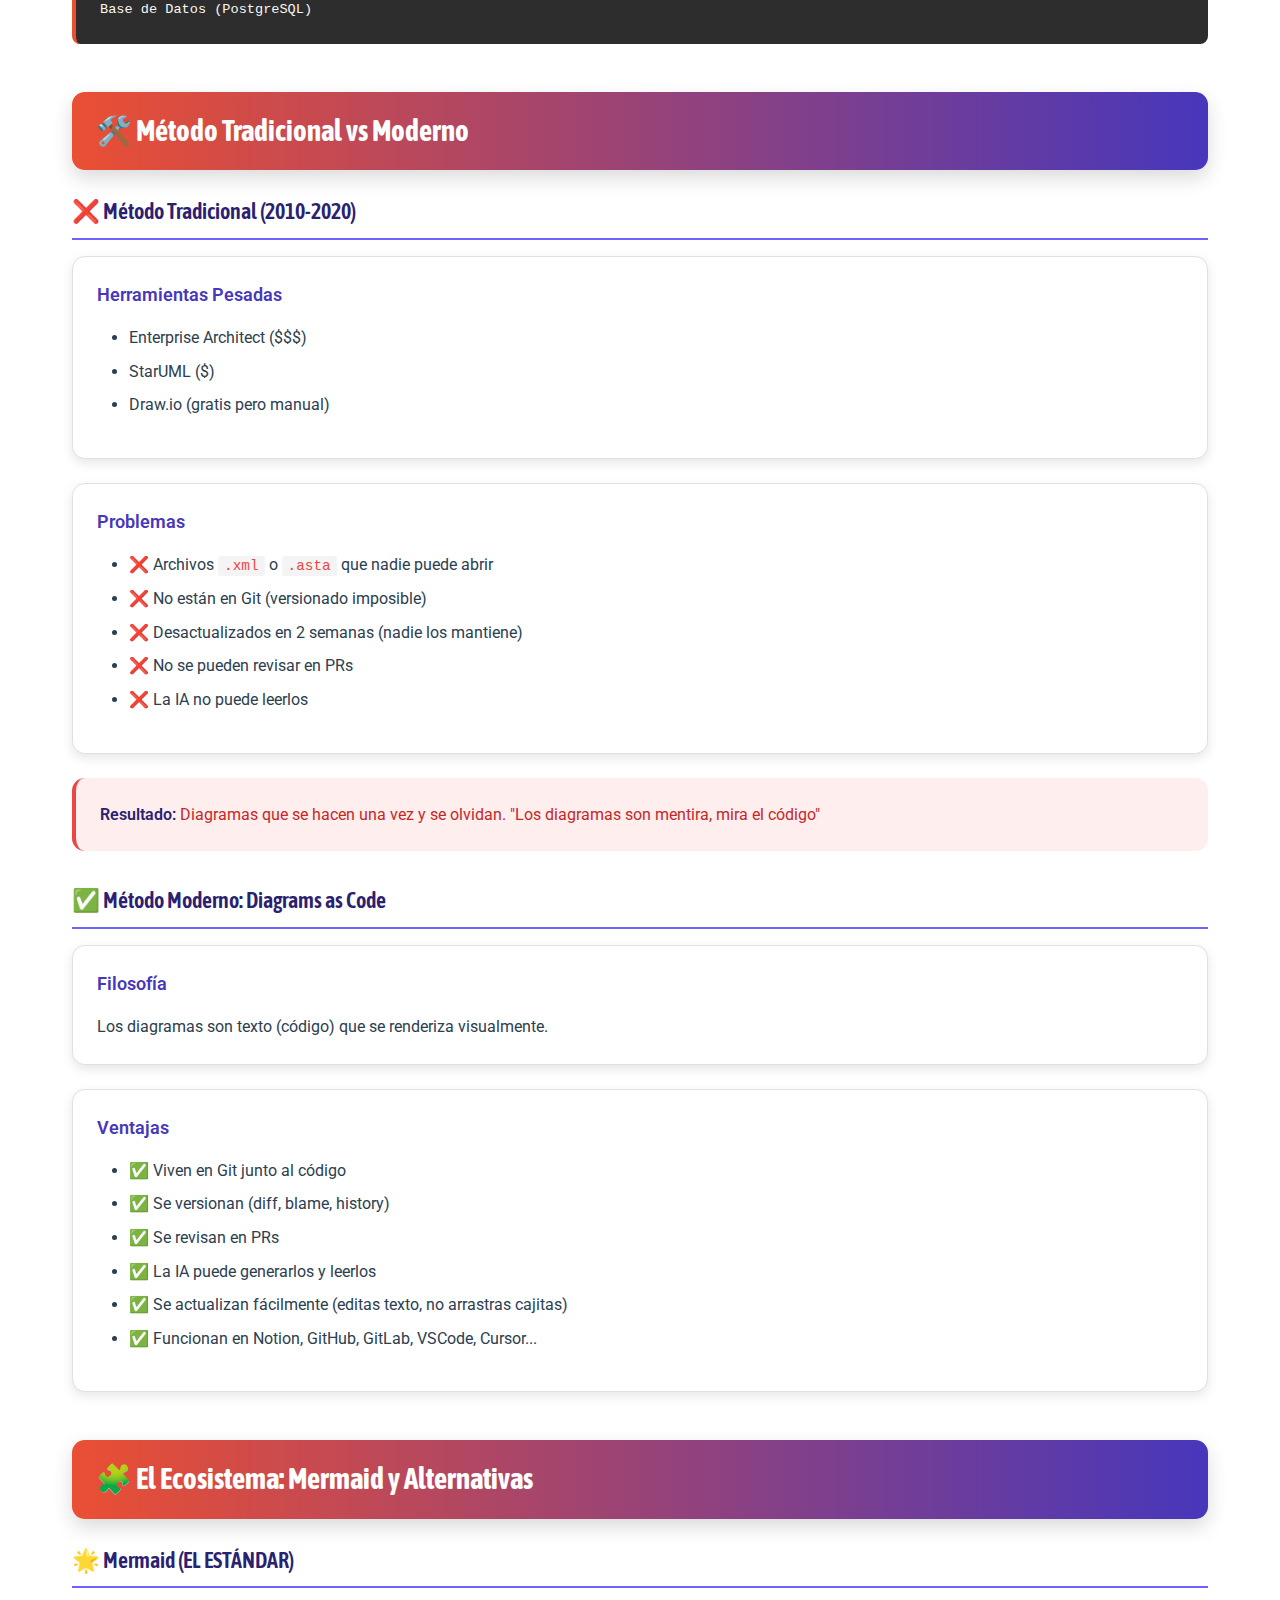
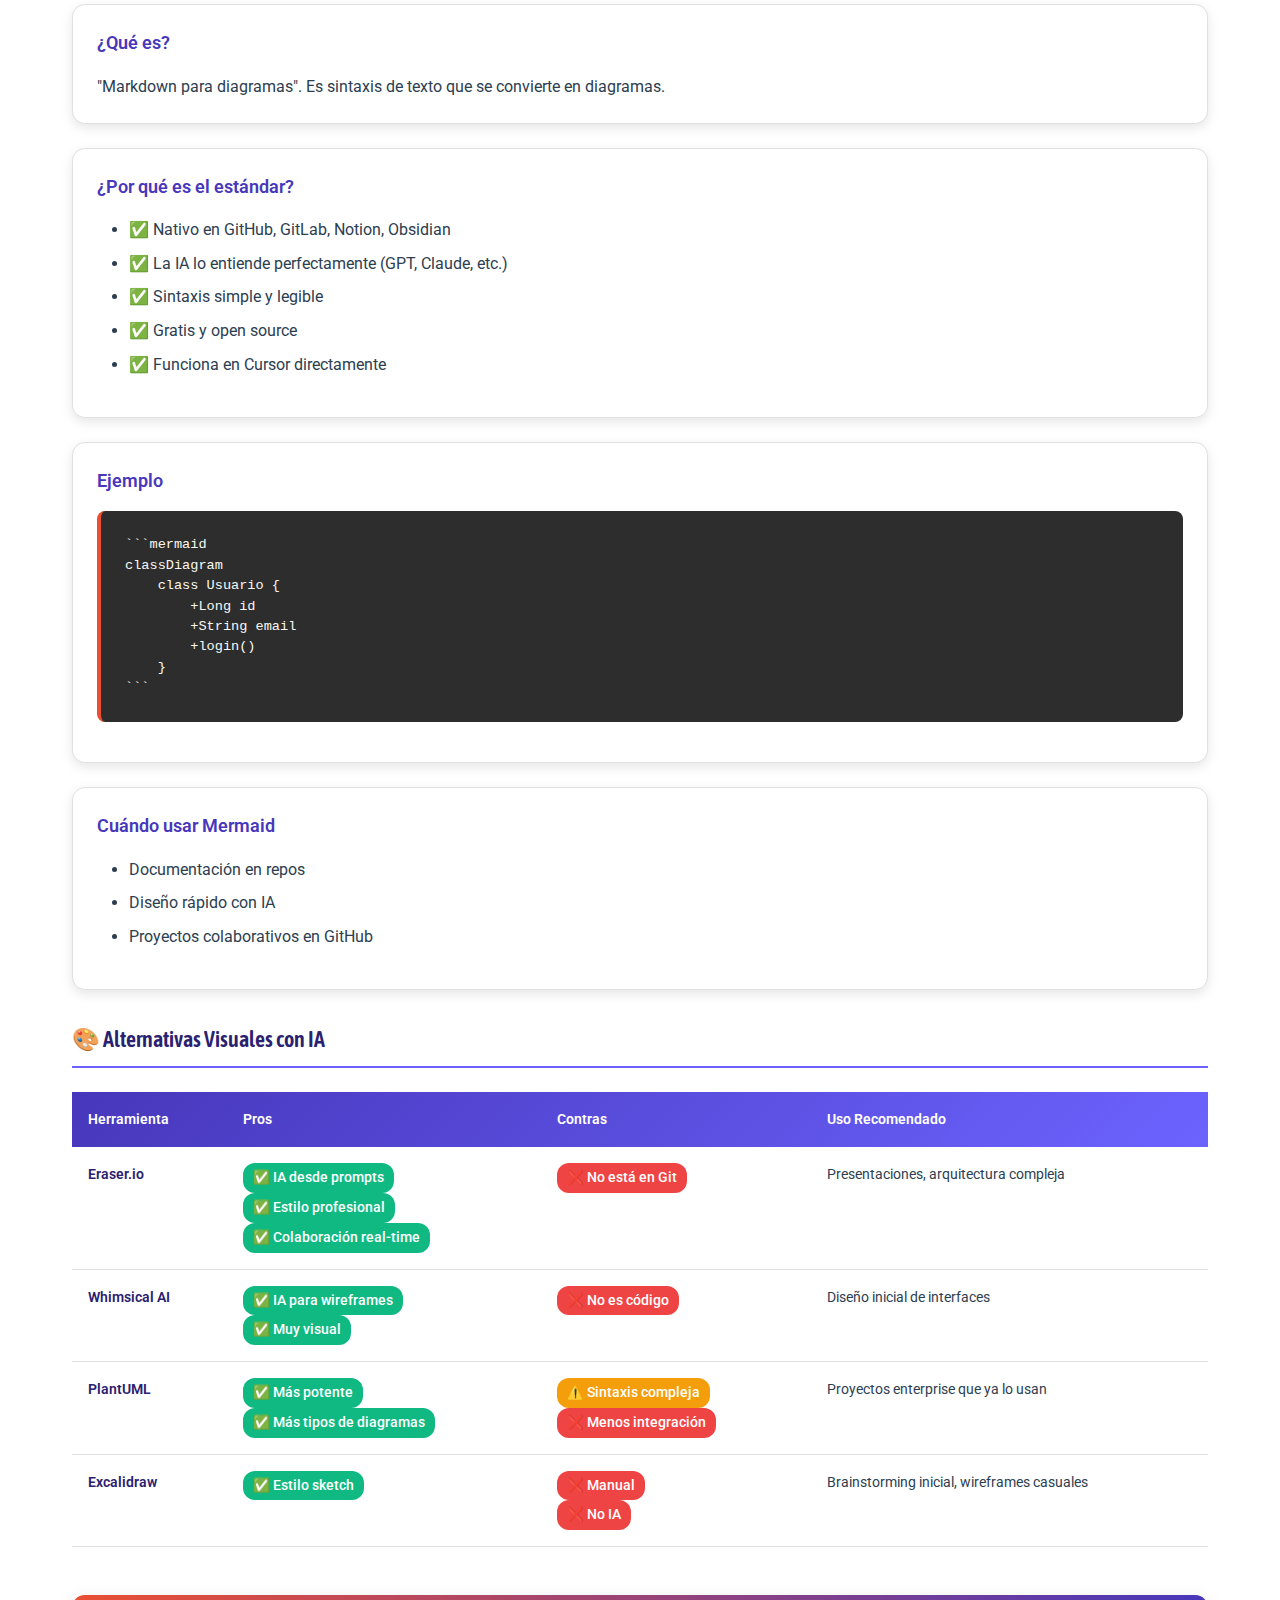
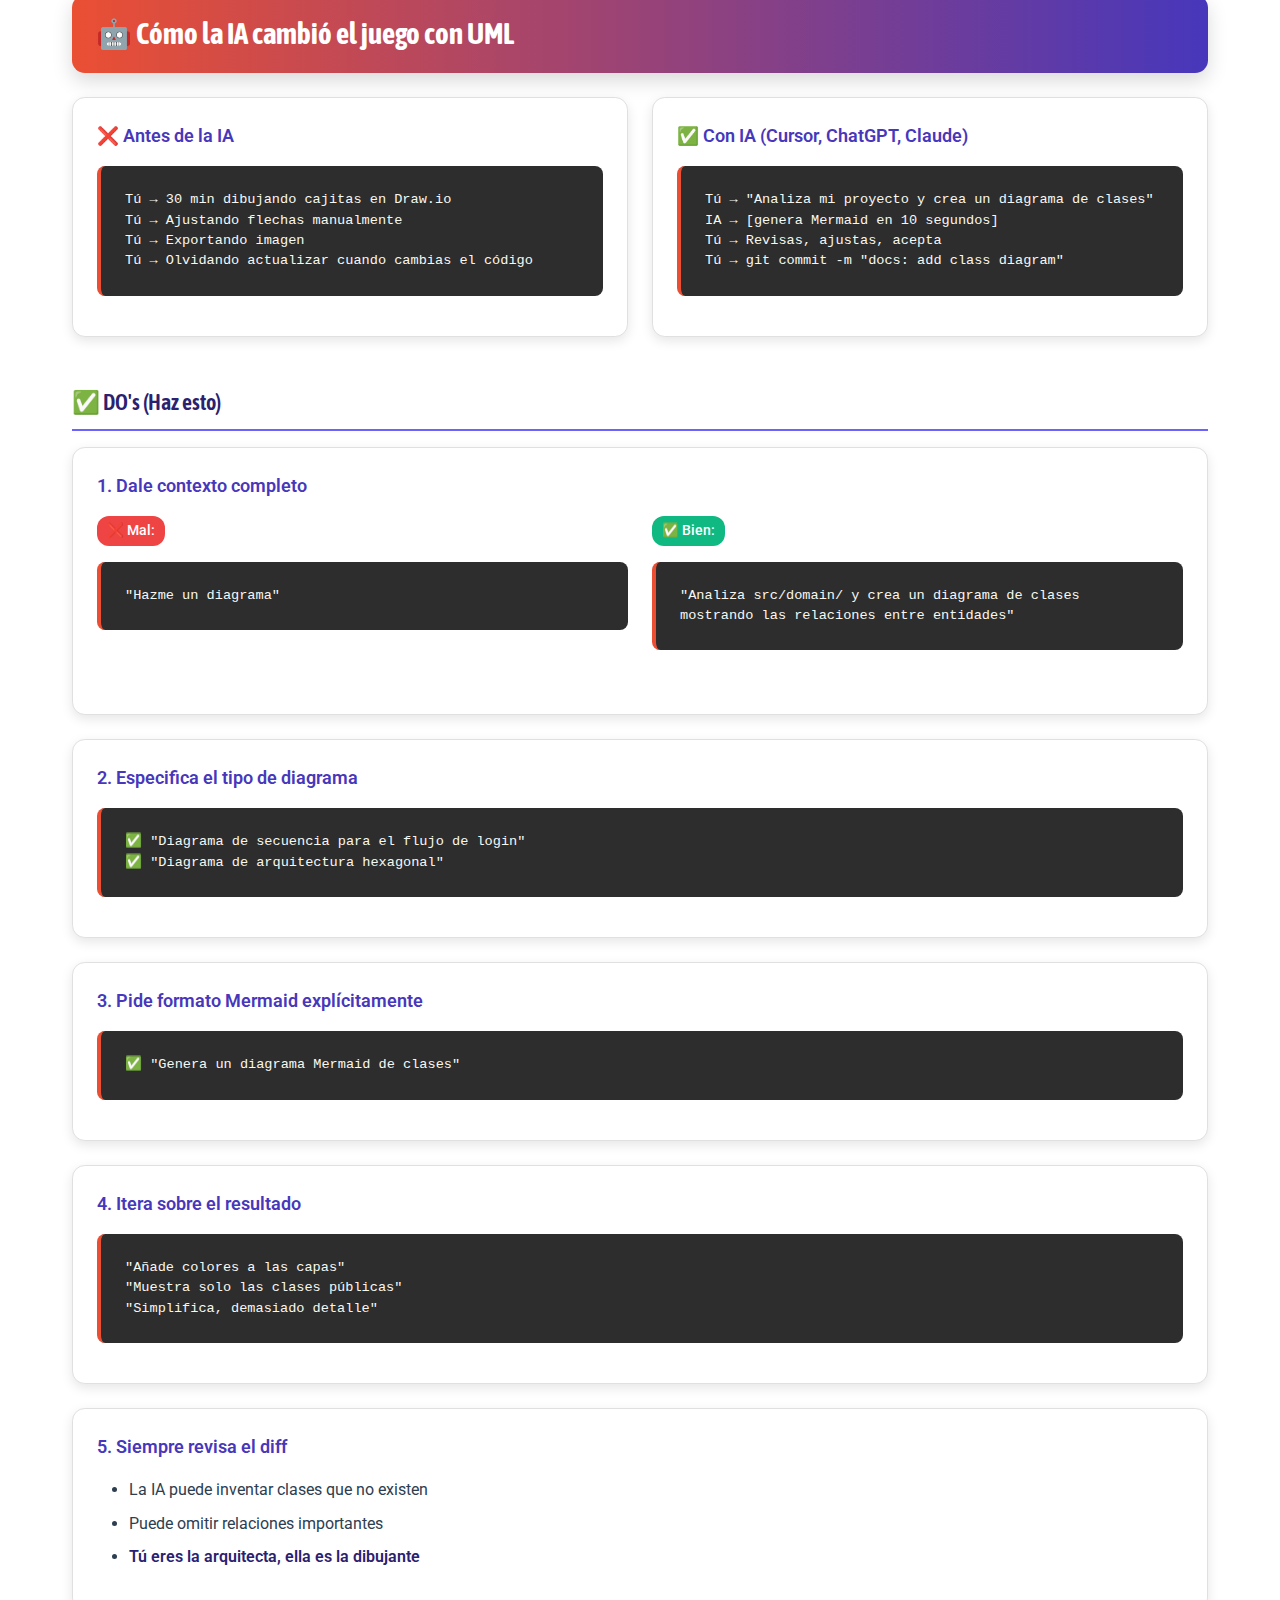
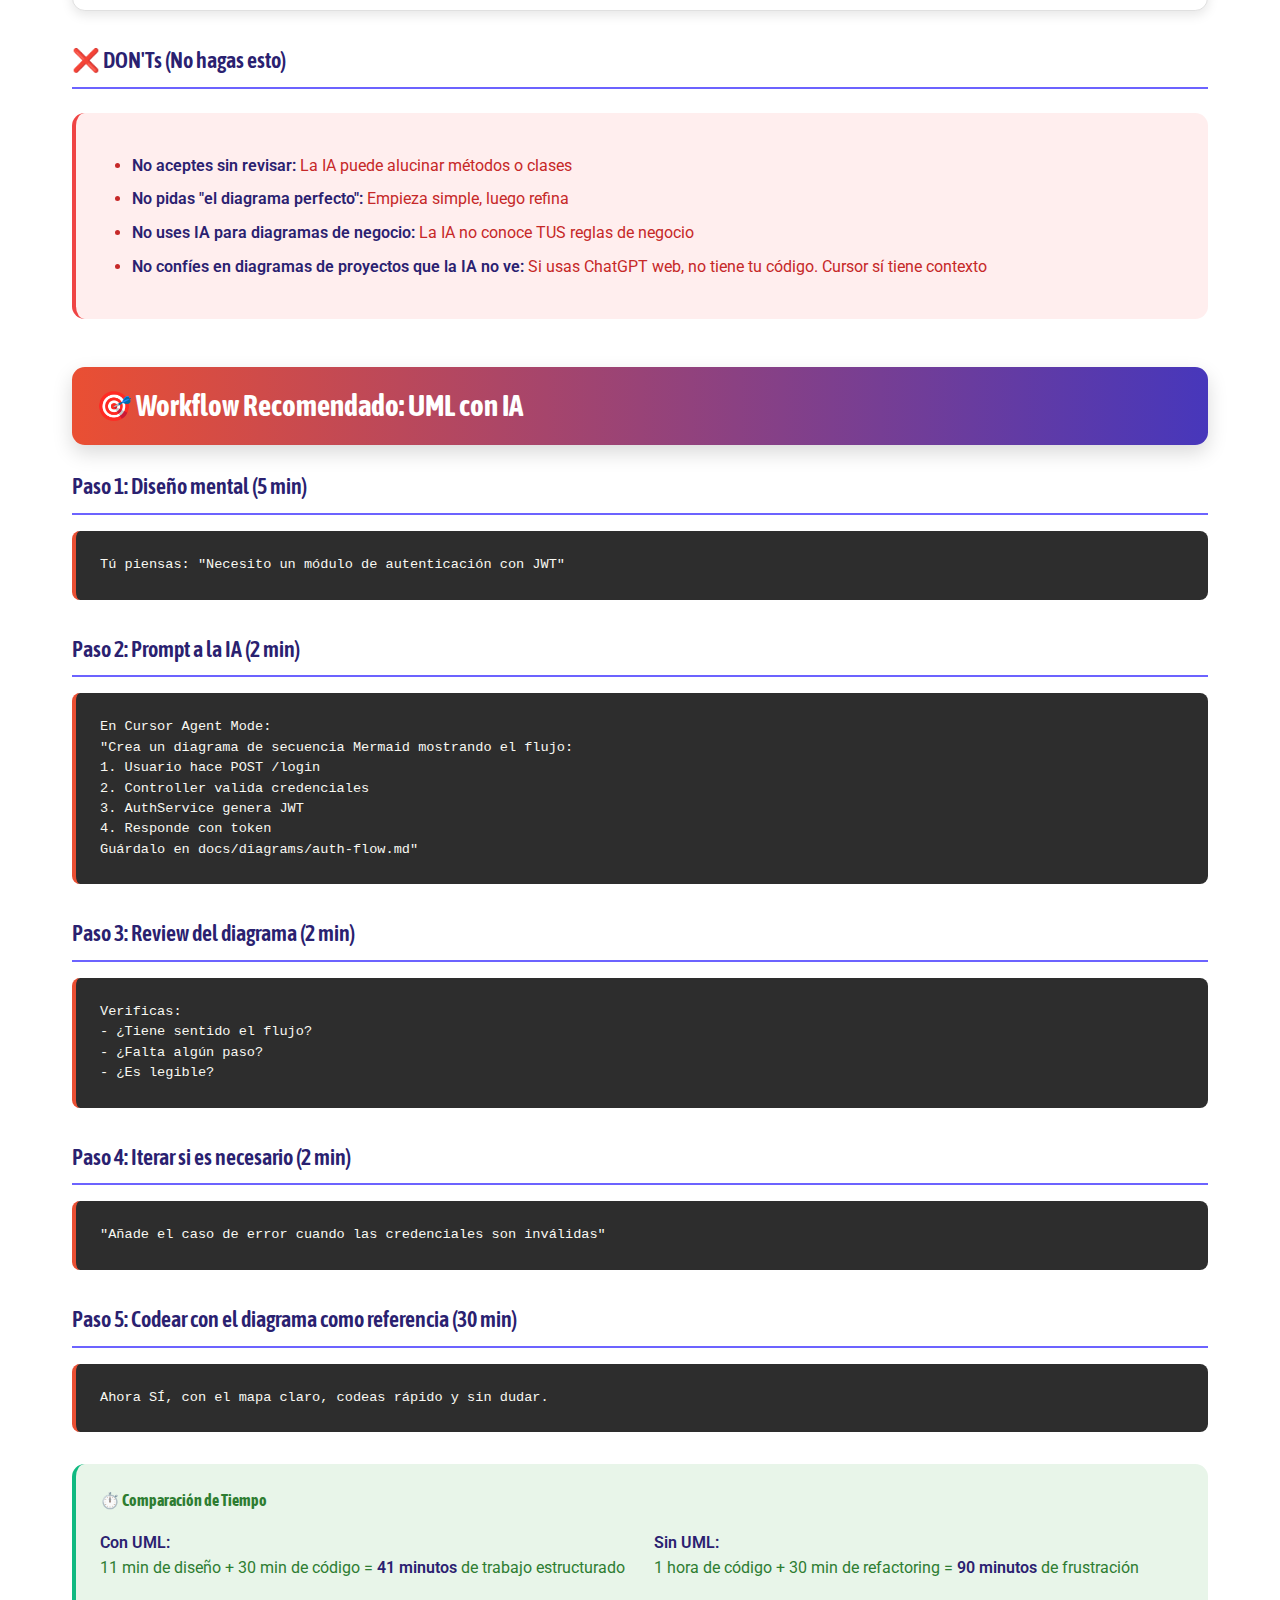
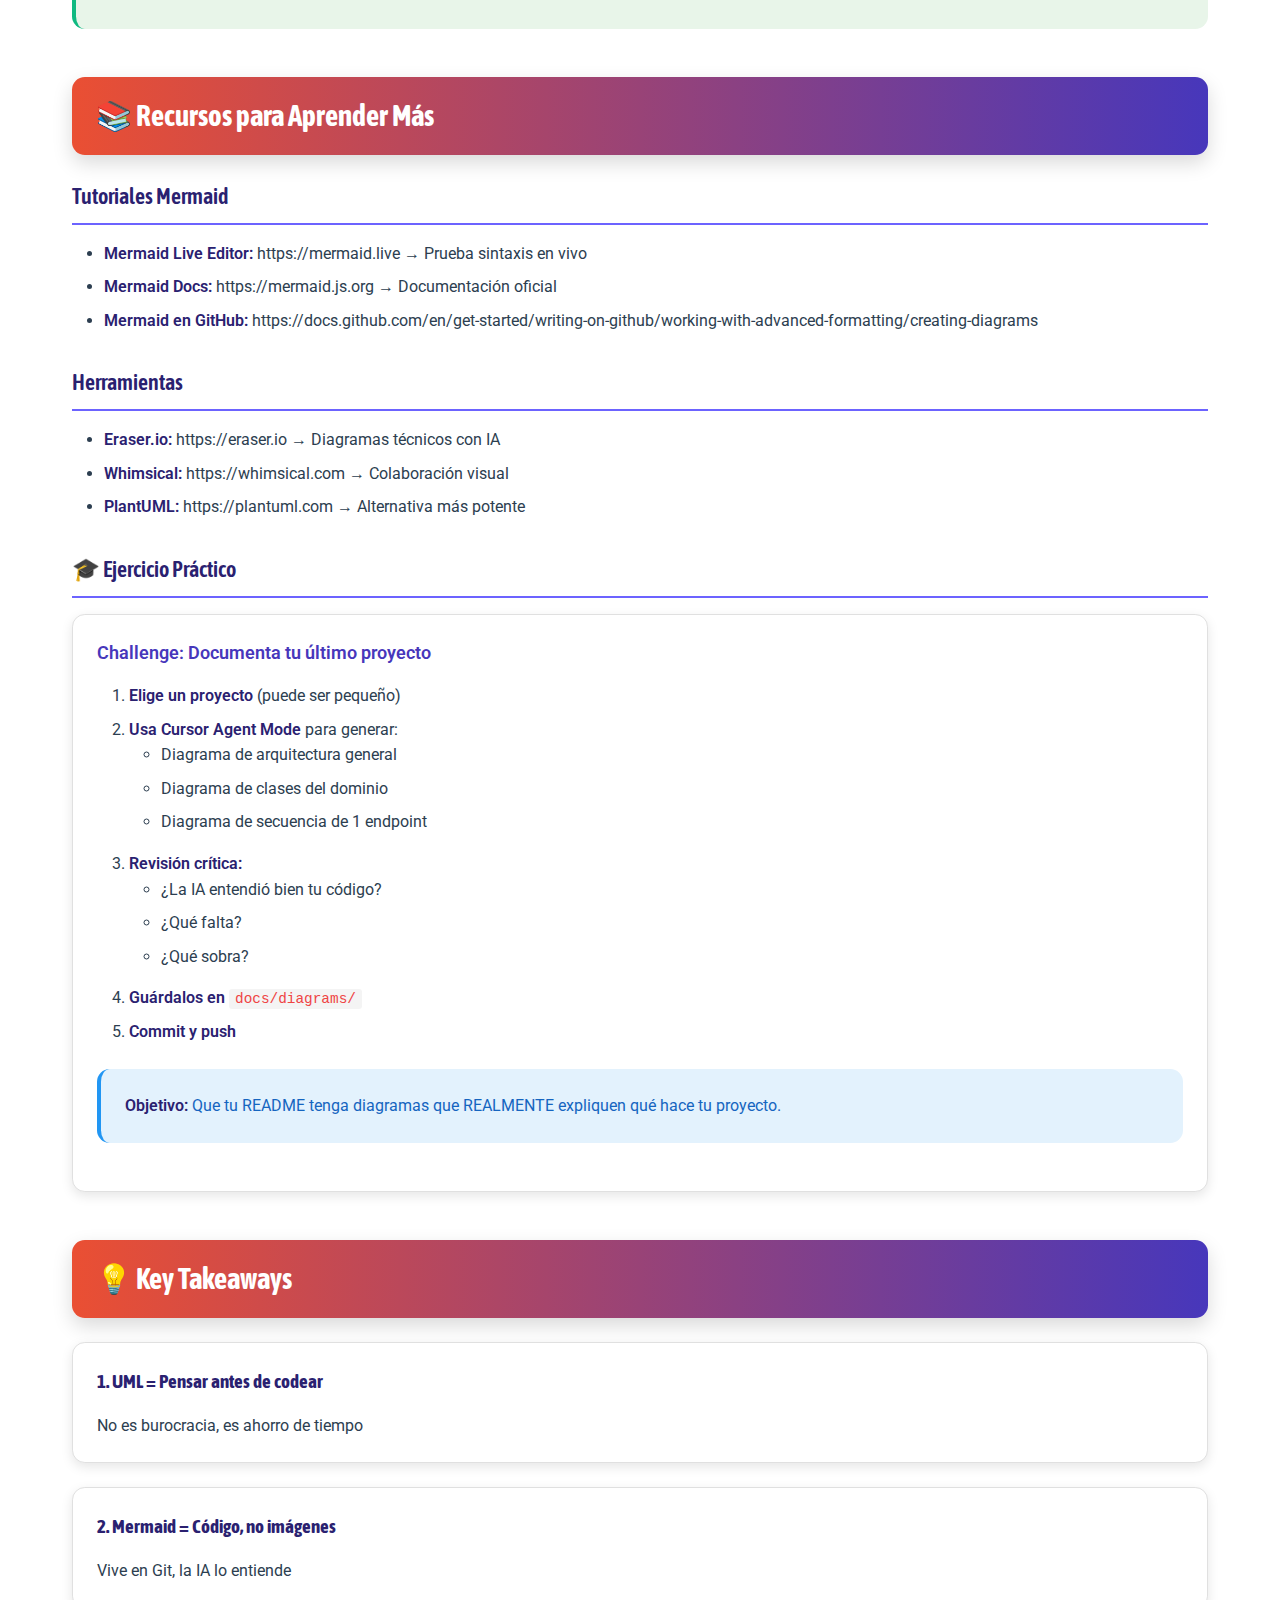
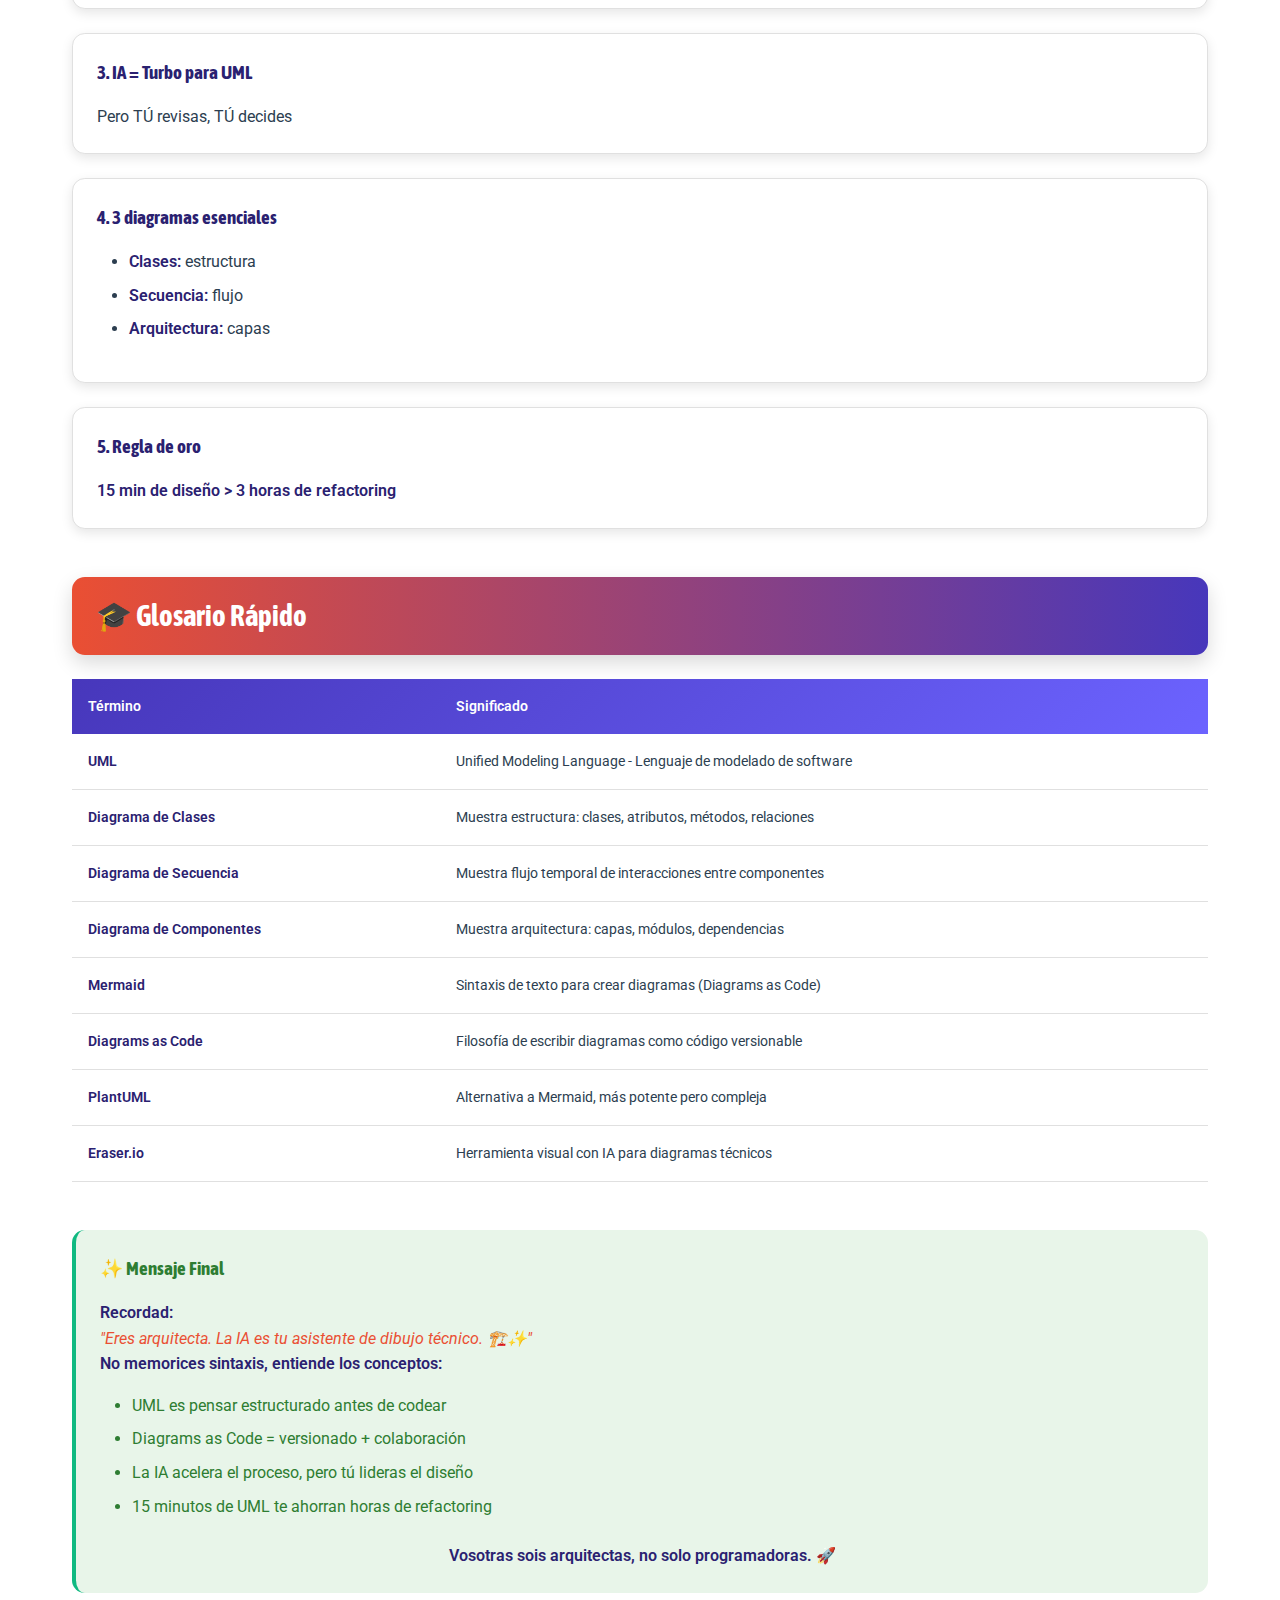
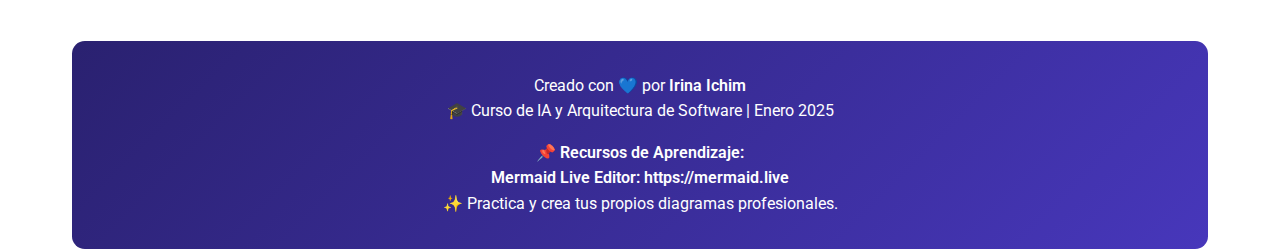
<file: CheatSheet-UML/index.html>
<!DOCTYPE html>
<html lang="es">
<head>
    <meta charset="UTF-8">
    <meta name="viewport" content="width=device-width, initial-scale=1.0">
    <title>UML: De Papel a IA - Cheat Sheet</title>
    <link href="https://fonts.googleapis.com/css2?family=Roboto:wght@300;400;500;700&family=Asap+Condensed:wght@400;600;700&display=swap" rel="stylesheet">
    <link rel="stylesheet" href="styles.css">
</head>
<body>
    <div class="header">
        <h1>📐 UML: De Papel a IA</h1>
        <div class="subtitle">Cheat Sheet para Arquitectas de Software</div>
    </div>

    <div class="toc">
        <h2>📋 Índice Rápido</h2>
        <ul>
            <li><a href="#que-es-uml">¿Qué es UML?</a></li>
            <li><a href="#por-que-uml">¿Por qué necesitas UML?</a></li>
            <li><a href="#diagramas-esenciales">Los 3 Diagramas Esenciales</a></li>
            <li><a href="#metodo-tradicional">Método Tradicional vs Moderno</a></li>
            <li><a href="#ecosistema-mermaid">Ecosistema: Mermaid y Alternativas</a></li>
            <li><a href="#ia-uml">Cómo la IA cambió UML</a></li>
            <li><a href="#workflow-ia">Workflow Recomendado con IA</a></li>
            <li><a href="#recursos">Recursos y Práctica</a></li>
        </ul>
    </div>

    <div class="section" id="que-es-uml">
        <h2 class="section-title">🎯 ¿Qué es UML?</h2>

        <div class="subsection">
            <h3 class="subsection-title">Definición</h3>
            <div class="card">
                <p><strong>Unified Modeling Language</strong> = El lenguaje universal para diseñar software <strong>ANTES</strong> de programarlo.</p>
            </div>
        </div>

        <div class="subsection">
            <h3 class="subsection-title">Analogía Simple</h3>
            <dl>
                <dt>🏗️ Arquitecto de edificios</dt>
                <dd>Hace planos antes de construir</dd>

                <dt>👩‍💻 Arquitecta de software</dt>
                <dd>Hace diagramas UML antes de codificar</dd>
            </dl>
            <div class="alert alert-info">
                <strong>Importante:</strong> UML NO es código. Es el mapa que te dice QUÉ vas a construir y CÓMO se relaciona.
            </div>
        </div>

        <div class="subsection">
            <h3 class="subsection-title">Regla de Oro</h3>
            <div class="alert alert-success">
                <strong>15 minutos de UML te ahorran 3 horas de refactoring.</strong>
            </div>
        </div>
    </div>

    <div class="page-break"></div>

    <div class="section" id="por-que-uml">
        <h2 class="section-title">🤔 ¿Por qué necesitas UML?</h2>

        <div class="grid-2">
            <div class="card">
                <div class="card-header">❌ Sin UML (código directo)</div>
                <pre>"Voy a hacer una API de usuarios..."
[empieza a codear Controller]
[se da cuenta que necesita validación]
[añade Service]
[se da cuenta que necesita BD]
[refactoriza todo]
[3 horas después: "debí haber pensado esto antes"]</pre>
            </div>

            <div class="card">
                <div class="card-header">✅ Con UML (diseño primero)</div>
                <pre>1. Diseñas la arquitectura en 15 min
2. Ves las capas, relaciones, flujos
3. Detectas problemas ANTES de codear
4. Codeas con claridad → menos refactoring</pre>
            </div>
        </div>
    </div>

    <div class="page-break"></div>

    <div class="section" id="diagramas-esenciales">
        <h2 class="section-title">📊 Los 3 Diagramas que SÍ o SÍ debes conocer</h2>

        <div class="subsection">
            <h3 class="subsection-title">1️⃣ Diagrama de Clases</h3>
            <dl>
                <dt>¿Qué muestra?</dt>
                <dd>Estructura de tu código (clases, atributos, métodos, relaciones)</dd>

                <dt>¿Cuándo usarlo?</dt>
                <dd>
                    <ul>
                        <li>Diseñar tu modelo de dominio</li>
                        <li>Antes de crear entidades/DTOs</li>
                        <li>Para explicar arquitectura a tu equipo</li>
                    </ul>
                </dd>
            </dl>
            <pre>Usuario
--------
- id: Long
- email: String
- password: String
--------
+ login()
+ register()</pre>
        </div>

        <div class="subsection">
            <h3 class="subsection-title">2️⃣ Diagrama de Secuencia</h3>
            <dl>
                <dt>¿Qué muestra?</dt>
                <dd>Flujo temporal de interacciones (quién llama a quién y en qué orden)</dd>

                <dt>¿Cuándo usarlo?</dt>
                <dd>
                    <ul>
                        <li>Antes de implementar un endpoint complejo</li>
                        <li>Para entender flujos de autenticación</li>
                        <li>Cuando hay múltiples servicios comunicándose</li>
                    </ul>
                </dd>
            </dl>
            <pre>Usuario → Controller → Service → Repository → BD
         (POST)       (validar) (guardar)   (INSERT)</pre>
        </div>

        <div class="subsection">
            <h3 class="subsection-title">3️⃣ Diagrama de Arquitectura/Componentes</h3>
            <dl>
                <dt>¿Qué muestra?</dt>
                <dd>Capas del sistema, módulos, dependencias</dd>

                <dt>¿Cuándo usarlo?</dt>
                <dd>
                    <ul>
                        <li>Al empezar un proyecto (arquitectura hexagonal, MVC, etc.)</li>
                        <li>Para documentar microservicios</li>
                        <li>Cuando explicas el proyecto en una entrevista</li>
                    </ul>
                </dd>
            </dl>
            <pre>Frontend (React)
    ↓
API REST (Spring Boot)
    ↓
Base de Datos (PostgreSQL)</pre>
        </div>
    </div>

    <div class="page-break"></div>

    <div class="section" id="metodo-tradicional">
        <h2 class="section-title">🛠️ Método Tradicional vs Moderno</h2>

        <div class="subsection">
            <h3 class="subsection-title">❌ Método Tradicional (2010-2020)</h3>
            <div class="card">
                <div class="card-header">Herramientas Pesadas</div>
                <ul>
                    <li>Enterprise Architect ($$$)</li>
                    <li>StarUML ($)</li>
                    <li>Draw.io (gratis pero manual)</li>
                </ul>
            </div>

            <div class="card">
                <div class="card-header">Problemas</div>
                <ul>
                    <li>❌ Archivos <code>.xml</code> o <code>.asta</code> que nadie puede abrir</li>
                    <li>❌ No están en Git (versionado imposible)</li>
                    <li>❌ Desactualizados en 2 semanas (nadie los mantiene)</li>
                    <li>❌ No se pueden revisar en PRs</li>
                    <li>❌ La IA no puede leerlos</li>
                </ul>
            </div>

            <div class="alert alert-danger">
                <strong>Resultado:</strong> Diagramas que se hacen una vez y se olvidan. "Los diagramas son mentira, mira el código"
            </div>
        </div>

        <div class="subsection">
            <h3 class="subsection-title">✅ Método Moderno: Diagrams as Code</h3>
            <div class="card">
                <div class="card-header">Filosofía</div>
                <p>Los diagramas son texto (código) que se renderiza visualmente.</p>
            </div>

            <div class="card">
                <div class="card-header">Ventajas</div>
                <ul>
                    <li>✅ Viven en Git junto al código</li>
                    <li>✅ Se versionan (diff, blame, history)</li>
                    <li>✅ Se revisan en PRs</li>
                    <li>✅ La IA puede generarlos y leerlos</li>
                    <li>✅ Se actualizan fácilmente (editas texto, no arrastras cajitas)</li>
                    <li>✅ Funcionan en Notion, GitHub, GitLab, VSCode, Cursor...</li>
                </ul>
            </div>
        </div>
    </div>

    <div class="page-break"></div>

    <div class="section" id="ecosistema-mermaid">
        <h2 class="section-title">🧩 El Ecosistema: Mermaid y Alternativas</h2>

        <div class="subsection">
            <h3 class="subsection-title">🌟 Mermaid (EL ESTÁNDAR)</h3>
            <div class="card">
                <div class="card-header">¿Qué es?</div>
                <p>"Markdown para diagramas". Es sintaxis de texto que se convierte en diagramas.</p>
            </div>

            <div class="card">
                <div class="card-header">¿Por qué es el estándar?</div>
                <ul>
                    <li>✅ Nativo en GitHub, GitLab, Notion, Obsidian</li>
                    <li>✅ La IA lo entiende perfectamente (GPT, Claude, etc.)</li>
                    <li>✅ Sintaxis simple y legible</li>
                    <li>✅ Gratis y open source</li>
                    <li>✅ Funciona en Cursor directamente</li>
                </ul>
            </div>

            <div class="card">
                <div class="card-header">Ejemplo</div>
                <pre>```mermaid
classDiagram
    class Usuario {
        +Long id
        +String email
        +login()
    }
```</pre>
            </div>

            <div class="card">
                <div class="card-header">Cuándo usar Mermaid</div>
                <ul>
                    <li>Documentación en repos</li>
                    <li>Diseño rápido con IA</li>
                    <li>Proyectos colaborativos en GitHub</li>
                </ul>
            </div>
        </div>

        <div class="subsection">
            <h3 class="subsection-title">🎨 Alternativas Visuales con IA</h3>

            <table>
                <thead>
                    <tr>
                        <th>Herramienta</th>
                        <th>Pros</th>
                        <th>Contras</th>
                        <th>Uso Recomendado</th>
                    </tr>
                </thead>
                <tbody>
                    <tr>
                        <td><strong>Eraser.io</strong></td>
                        <td>
                            <span class="badge badge-success">✅ IA desde prompts</span><br>
                            <span class="badge badge-success">✅ Estilo profesional</span><br>
                            <span class="badge badge-success">✅ Colaboración real-time</span>
                        </td>
                        <td><span class="badge badge-danger">❌ No está en Git</span></td>
                        <td>Presentaciones, arquitectura compleja</td>
                    </tr>
                    <tr>
                        <td><strong>Whimsical AI</strong></td>
                        <td>
                            <span class="badge badge-success">✅ IA para wireframes</span><br>
                            <span class="badge badge-success">✅ Muy visual</span>
                        </td>
                        <td><span class="badge badge-danger">❌ No es código</span></td>
                        <td>Diseño inicial de interfaces</td>
                    </tr>
                    <tr>
                        <td><strong>PlantUML</strong></td>
                        <td>
                            <span class="badge badge-success">✅ Más potente</span><br>
                            <span class="badge badge-success">✅ Más tipos de diagramas</span>
                        </td>
                        <td>
                            <span class="badge badge-warning">⚠️ Sintaxis compleja</span><br>
                            <span class="badge badge-danger">❌ Menos integración</span>
                        </td>
                        <td>Proyectos enterprise que ya lo usan</td>
                    </tr>
                    <tr>
                        <td><strong>Excalidraw</strong></td>
                        <td><span class="badge badge-success">✅ Estilo sketch</span></td>
                        <td>
                            <span class="badge badge-danger">❌ Manual</span><br>
                            <span class="badge badge-danger">❌ No IA</span>
                        </td>
                        <td>Brainstorming inicial, wireframes casuales</td>
                    </tr>
                </tbody>
            </table>
        </div>
    </div>

    <div class="page-break"></div>

    <div class="section" id="ia-uml">
        <h2 class="section-title">🤖 Cómo la IA cambió el juego con UML</h2>

        <div class="grid-2">
            <div class="card">
                <div class="card-header">❌ Antes de la IA</div>
                <pre>Tú → 30 min dibujando cajitas en Draw.io
Tú → Ajustando flechas manualmente
Tú → Exportando imagen
Tú → Olvidando actualizar cuando cambias el código</pre>
            </div>

            <div class="card">
                <div class="card-header">✅ Con IA (Cursor, ChatGPT, Claude)</div>
                <pre>Tú → "Analiza mi proyecto y crea un diagrama de clases"
IA → [genera Mermaid en 10 segundos]
Tú → Revisas, ajustas, acepta
Tú → git commit -m "docs: add class diagram"</pre>
            </div>
        </div>

        <div class="subsection">
            <h3 class="subsection-title">✅ DO's (Haz esto)</h3>

            <div class="card">
                <div class="card-header">1. Dale contexto completo</div>
                <div class="grid-2">
                    <div>
                        <p><span class="badge badge-danger">❌ Mal:</span></p>
                        <pre>"Hazme un diagrama"</pre>
                    </div>
                    <div>
                        <p><span class="badge badge-success">✅ Bien:</span></p>
                        <pre>"Analiza src/domain/ y crea un diagrama de clases
mostrando las relaciones entre entidades"</pre>
                    </div>
                </div>
            </div>

            <div class="card">
                <div class="card-header">2. Especifica el tipo de diagrama</div>
                <pre>✅ "Diagrama de secuencia para el flujo de login"
✅ "Diagrama de arquitectura hexagonal"</pre>
            </div>

            <div class="card">
                <div class="card-header">3. Pide formato Mermaid explícitamente</div>
                <pre>✅ "Genera un diagrama Mermaid de clases"</pre>
            </div>

            <div class="card">
                <div class="card-header">4. Itera sobre el resultado</div>
                <pre>"Añade colores a las capas"
"Muestra solo las clases públicas"
"Simplifica, demasiado detalle"</pre>
            </div>

            <div class="card">
                <div class="card-header">5. Siempre revisa el diff</div>
                <ul>
                    <li>La IA puede inventar clases que no existen</li>
                    <li>Puede omitir relaciones importantes</li>
                    <li><strong>Tú eres la arquitecta, ella es la dibujante</strong></li>
                </ul>
            </div>
        </div>

        <div class="subsection">
            <h3 class="subsection-title">❌ DON'Ts (No hagas esto)</h3>

            <div class="alert alert-danger">
                <ul>
                    <li><strong>No aceptes sin revisar:</strong> La IA puede alucinar métodos o clases</li>
                    <li><strong>No pidas "el diagrama perfecto":</strong> Empieza simple, luego refina</li>
                    <li><strong>No uses IA para diagramas de negocio:</strong> La IA no conoce TUS reglas de negocio</li>
                    <li><strong>No confíes en diagramas de proyectos que la IA no ve:</strong> Si usas ChatGPT web, no tiene tu código. Cursor sí tiene contexto</li>
                </ul>
            </div>
        </div>
    </div>

    <div class="page-break"></div>

    <div class="section" id="workflow-ia">
        <h2 class="section-title">🎯 Workflow Recomendado: UML con IA</h2>

        <div class="subsection">
            <h3 class="subsection-title">Paso 1: Diseño mental (5 min)</h3>
            <pre>Tú piensas: "Necesito un módulo de autenticación con JWT"</pre>
        </div>

        <div class="subsection">
            <h3 class="subsection-title">Paso 2: Prompt a la IA (2 min)</h3>
            <pre>En Cursor Agent Mode:
"Crea un diagrama de secuencia Mermaid mostrando el flujo:
1. Usuario hace POST /login
2. Controller valida credenciales
3. AuthService genera JWT
4. Responde con token
Guárdalo en docs/diagrams/auth-flow.md"</pre>
        </div>

        <div class="subsection">
            <h3 class="subsection-title">Paso 3: Review del diagrama (2 min)</h3>
            <pre>Verificas:
- ¿Tiene sentido el flujo?
- ¿Falta algún paso?
- ¿Es legible?</pre>
        </div>

        <div class="subsection">
            <h3 class="subsection-title">Paso 4: Iterar si es necesario (2 min)</h3>
            <pre>"Añade el caso de error cuando las credenciales son inválidas"</pre>
        </div>

        <div class="subsection">
            <h3 class="subsection-title">Paso 5: Codear con el diagrama como referencia (30 min)</h3>
            <pre>Ahora SÍ, con el mapa claro, codeas rápido y sin dudar.</pre>
        </div>

        <div class="alert alert-success">
            <h4>⏱️ Comparación de Tiempo</h4>
            <div class="grid-2">
                <div>
                    <p><strong>Con UML:</strong></p>
                    <p>11 min de diseño + 30 min de código = <strong>41 minutos</strong> de trabajo estructurado</p>
                </div>
                <div>
                    <p><strong>Sin UML:</strong></p>
                    <p>1 hora de código + 30 min de refactoring = <strong>90 minutos</strong> de frustración</p>
                </div>
            </div>
        </div>
    </div>

    <div class="page-break"></div>

    <div class="section" id="recursos">
        <h2 class="section-title">📚 Recursos para Aprender Más</h2>

        <div class="subsection">
            <h3 class="subsection-title">Tutoriales Mermaid</h3>
            <ul>
                <li><strong>Mermaid Live Editor:</strong> https://mermaid.live → Prueba sintaxis en vivo</li>
                <li><strong>Mermaid Docs:</strong> https://mermaid.js.org → Documentación oficial</li>
                <li><strong>Mermaid en GitHub:</strong> https://docs.github.com/en/get-started/writing-on-github/working-with-advanced-formatting/creating-diagrams</li>
            </ul>
        </div>

        <div class="subsection">
            <h3 class="subsection-title">Herramientas</h3>
            <ul>
                <li><strong>Eraser.io:</strong> https://eraser.io → Diagramas técnicos con IA</li>
                <li><strong>Whimsical:</strong> https://whimsical.com → Colaboración visual</li>
                <li><strong>PlantUML:</strong> https://plantuml.com → Alternativa más potente</li>
            </ul>
        </div>

        <div class="subsection">
            <h3 class="subsection-title">🎓 Ejercicio Práctico</h3>
            <div class="card">
                <div class="card-header">Challenge: Documenta tu último proyecto</div>
                <ol>
                    <li><strong>Elige un proyecto</strong> (puede ser pequeño)</li>
                    <li><strong>Usa Cursor Agent Mode</strong> para generar:
                        <ul>
                            <li>Diagrama de arquitectura general</li>
                            <li>Diagrama de clases del dominio</li>
                            <li>Diagrama de secuencia de 1 endpoint</li>
                        </ul>
                    </li>
                    <li><strong>Revisión crítica:</strong>
                        <ul>
                            <li>¿La IA entendió bien tu código?</li>
                            <li>¿Qué falta?</li>
                            <li>¿Qué sobra?</li>
                        </ul>
                    </li>
                    <li><strong>Guárdalos en</strong> <code>docs/diagrams/</code></li>
                    <li><strong>Commit y push</strong></li>
                </ol>
                <div class="alert alert-info">
                    <strong>Objetivo:</strong> Que tu README tenga diagramas que REALMENTE expliquen qué hace tu proyecto.
                </div>
            </div>
        </div>
    </div>

    <div class="page-break"></div>

    <div class="section">
        <h2 class="section-title">💡 Key Takeaways</h2>

        <div class="card">
            <h3>1. UML = Pensar antes de codear</h3>
            <p>No es burocracia, es ahorro de tiempo</p>
        </div>

        <div class="card">
            <h3>2. Mermaid = Código, no imágenes</h3>
            <p>Vive en Git, la IA lo entiende</p>
        </div>

        <div class="card">
            <h3>3. IA = Turbo para UML</h3>
            <p>Pero TÚ revisas, TÚ decides</p>
        </div>

        <div class="card">
            <h3>4. 3 diagramas esenciales</h3>
            <ul>
                <li><strong>Clases:</strong> estructura</li>
                <li><strong>Secuencia:</strong> flujo</li>
                <li><strong>Arquitectura:</strong> capas</li>
            </ul>
        </div>

        <div class="card">
            <h3>5. Regla de oro</h3>
            <p><strong>15 min de diseño > 3 horas de refactoring</strong></p>
        </div>
    </div>

    <div class="section">
        <h2 class="section-title">🎓 Glosario Rápido</h2>

        <table>
            <thead>
                <tr>
                    <th>Término</th>
                    <th>Significado</th>
                </tr>
            </thead>
            <tbody>
                <tr>
                    <td><strong>UML</strong></td>
                    <td>Unified Modeling Language - Lenguaje de modelado de software</td>
                </tr>
                <tr>
                    <td><strong>Diagrama de Clases</strong></td>
                    <td>Muestra estructura: clases, atributos, métodos, relaciones</td>
                </tr>
                <tr>
                    <td><strong>Diagrama de Secuencia</strong></td>
                    <td>Muestra flujo temporal de interacciones entre componentes</td>
                </tr>
                <tr>
                    <td><strong>Diagrama de Componentes</strong></td>
                    <td>Muestra arquitectura: capas, módulos, dependencias</td>
                </tr>
                <tr>
                    <td><strong>Mermaid</strong></td>
                    <td>Sintaxis de texto para crear diagramas (Diagrams as Code)</td>
                </tr>
                <tr>
                    <td><strong>Diagrams as Code</strong></td>
                    <td>Filosofía de escribir diagramas como código versionable</td>
                </tr>
                <tr>
                    <td><strong>PlantUML</strong></td>
                    <td>Alternativa a Mermaid, más potente pero compleja</td>
                </tr>
                <tr>
                    <td><strong>Eraser.io</strong></td>
                    <td>Herramienta visual con IA para diagramas técnicos</td>
                </tr>
            </tbody>
        </table>
    </div>

    <div class="alert alert-success">
        <h3>✨ Mensaje Final</h3>
        <p><strong>Recordad:</strong></p>
        <p><em>"Eres arquitecta. La IA es tu asistente de dibujo técnico. 🏗️✨"</em></p>
        <p><strong>No memorices sintaxis, entiende los conceptos:</strong></p>
        <ul>
            <li>UML es pensar estructurado antes de codear</li>
            <li>Diagrams as Code = versionado + colaboración</li>
            <li>La IA acelera el proceso, pero tú lideras el diseño</li>
            <li>15 minutos de UML te ahorran horas de refactoring</li>
        </ul>
        <p class="text-center mt-2"><strong>Vosotras sois arquitectas, no solo programadoras. 🚀</strong></p>
    </div>

    <div class="footer">
        <p>Creado con 💙 por <strong style="color: white;">Irina Ichim</strong></p>
        <p>🎓 Curso de IA y Arquitectura de Software | Enero 2025</p>
        <p class="mt-1">📌 <strong style="color: white;">Recursos de Aprendizaje:</strong></p>
        <p><a href="https://mermaid.live" style="color: white;">Mermaid Live Editor: https://mermaid.live</a></p>
        <p style="color: white;">✨ Practica y crea tus propios diagramas profesionales.</p>
    </div>

    <!-- Botón de volver arriba -->
    <a href="#" class="scroll-to-top" id="scrollToTop" title="Volver arriba">
        ↑
    </a>

    <script src="main.js"></script>
</body>
</html>
</file>
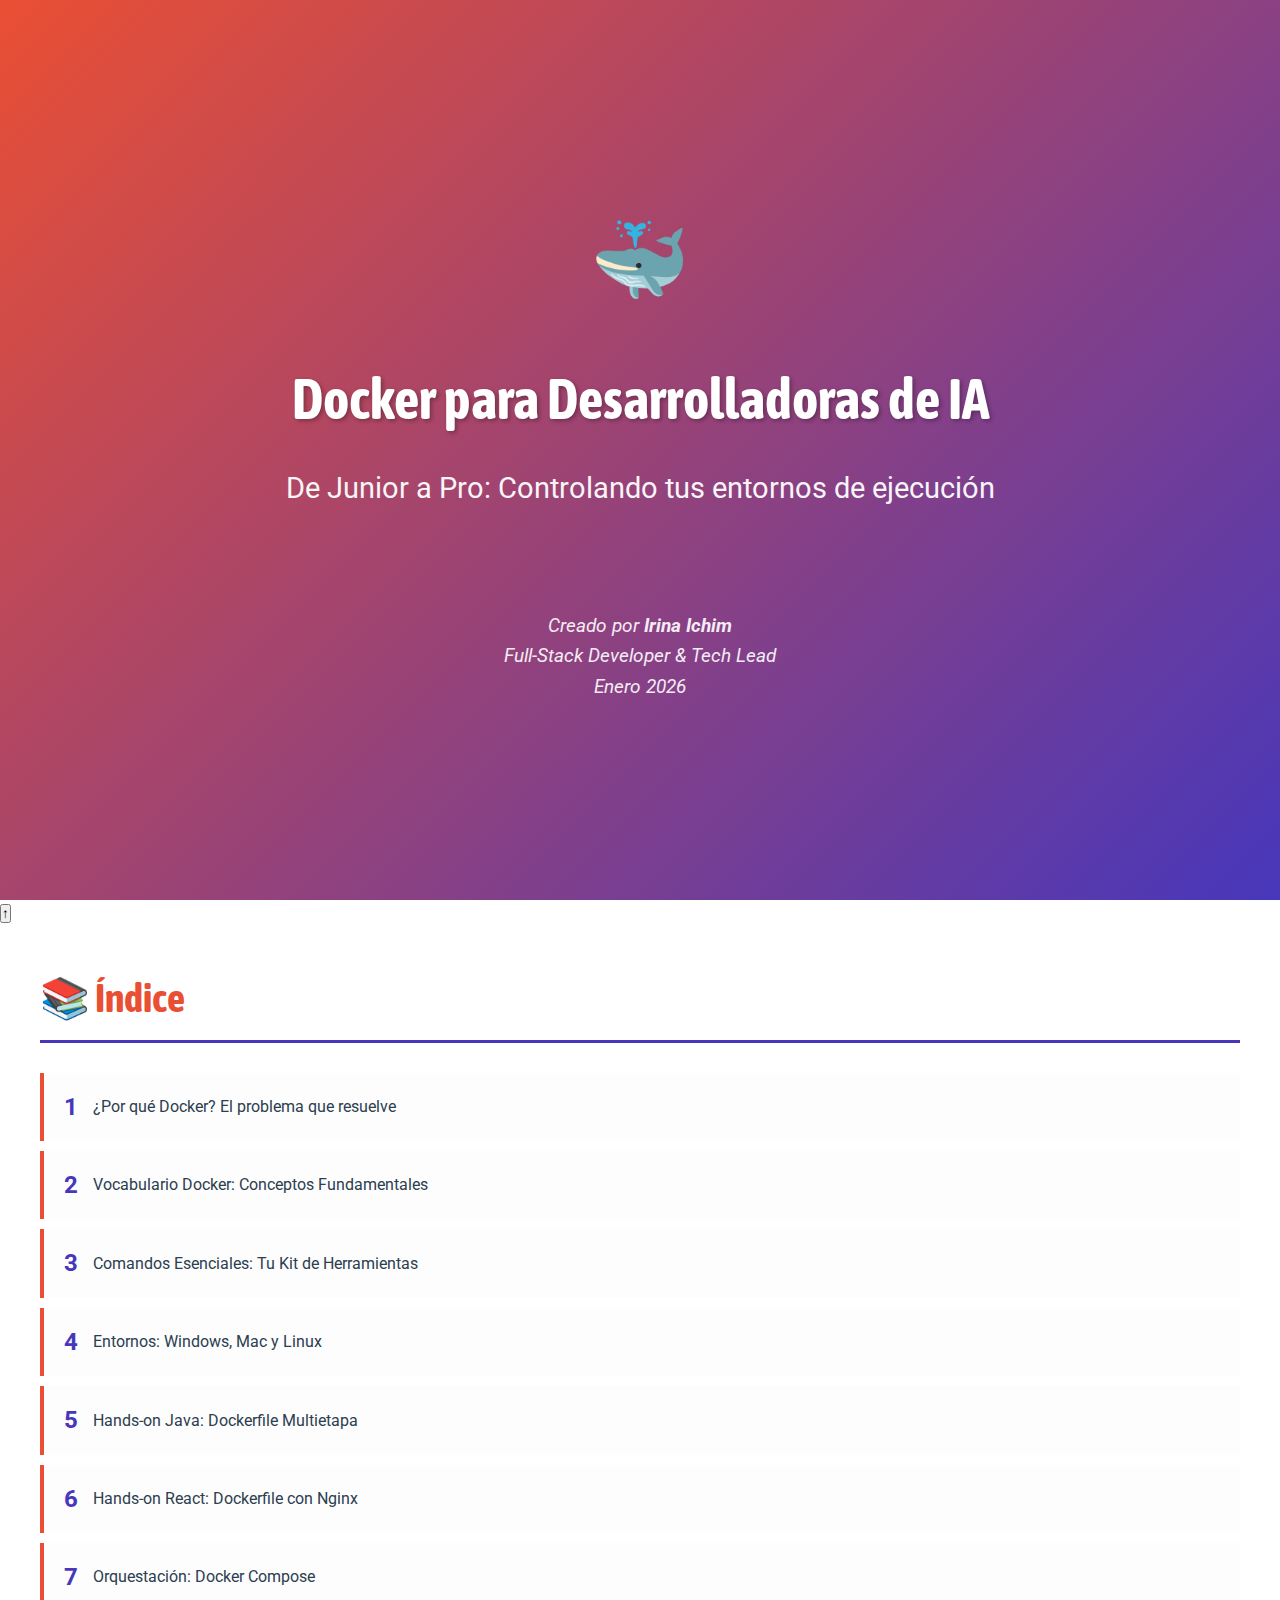
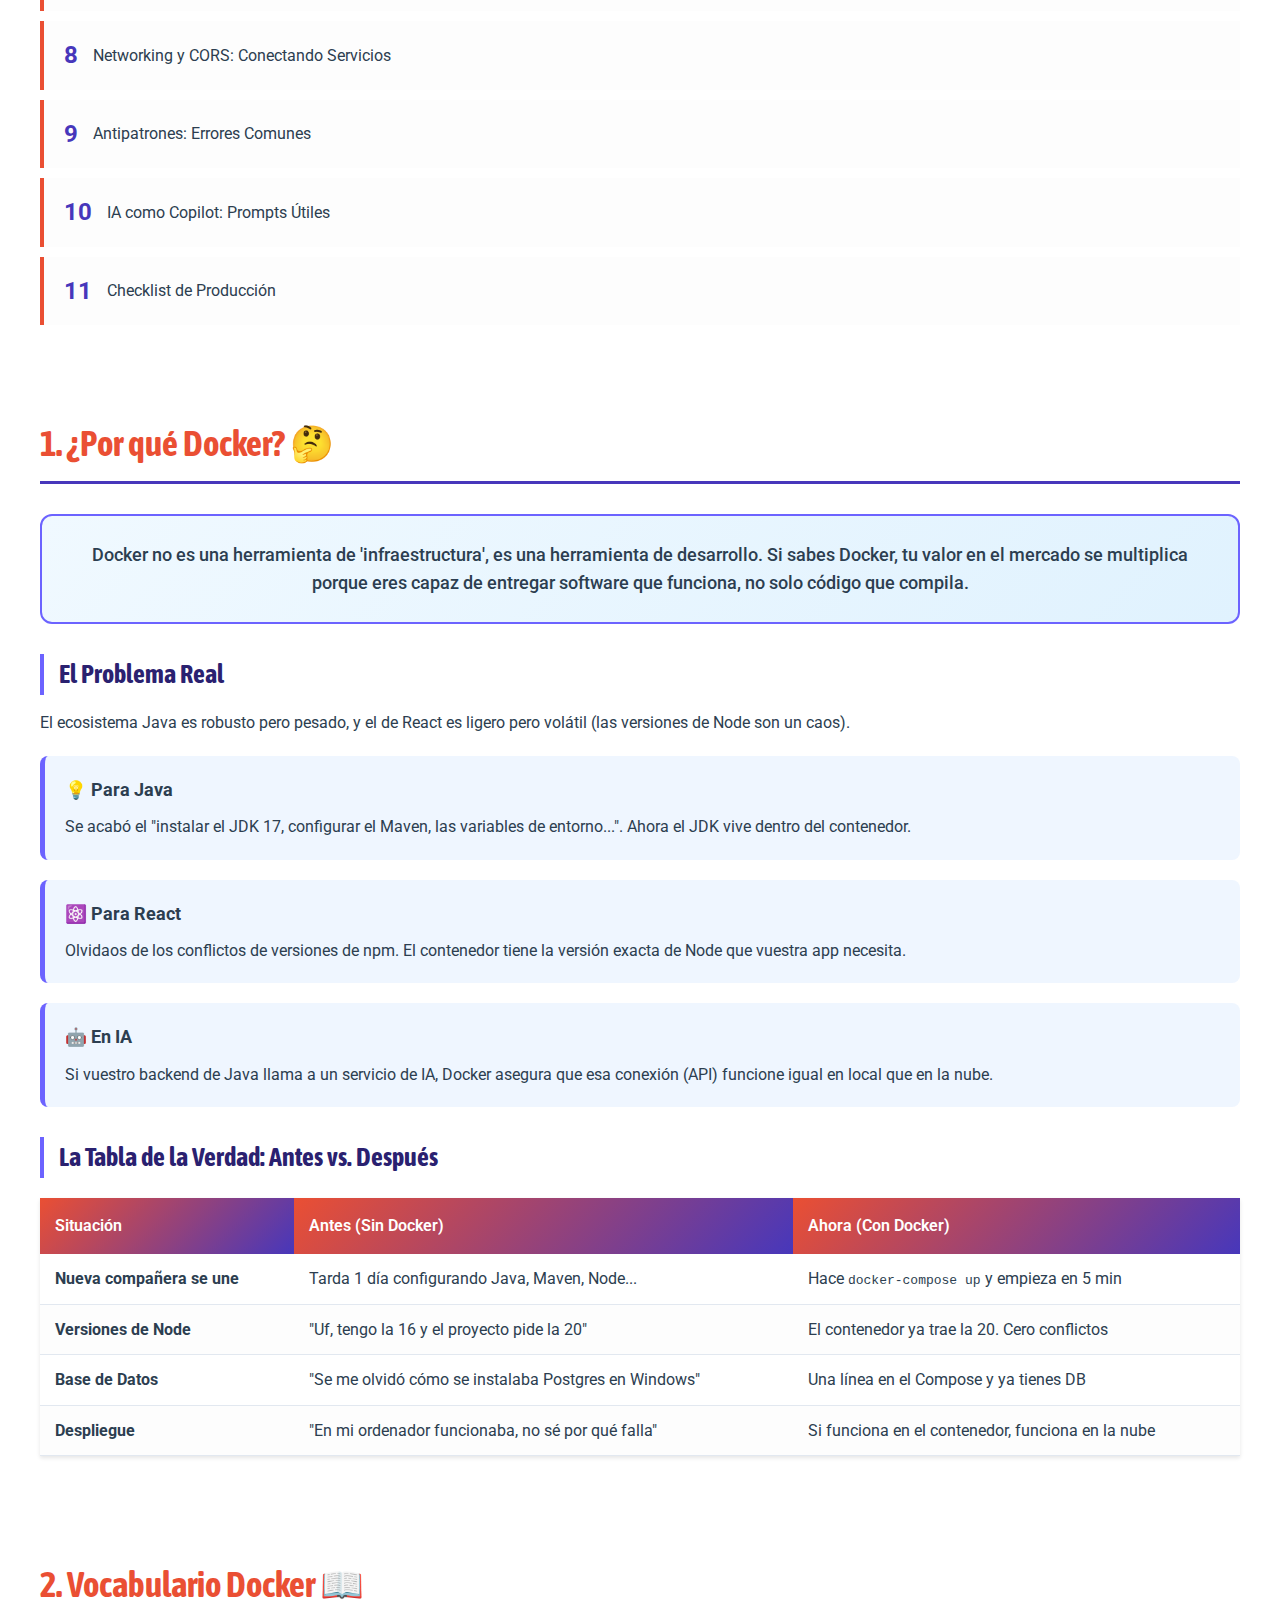
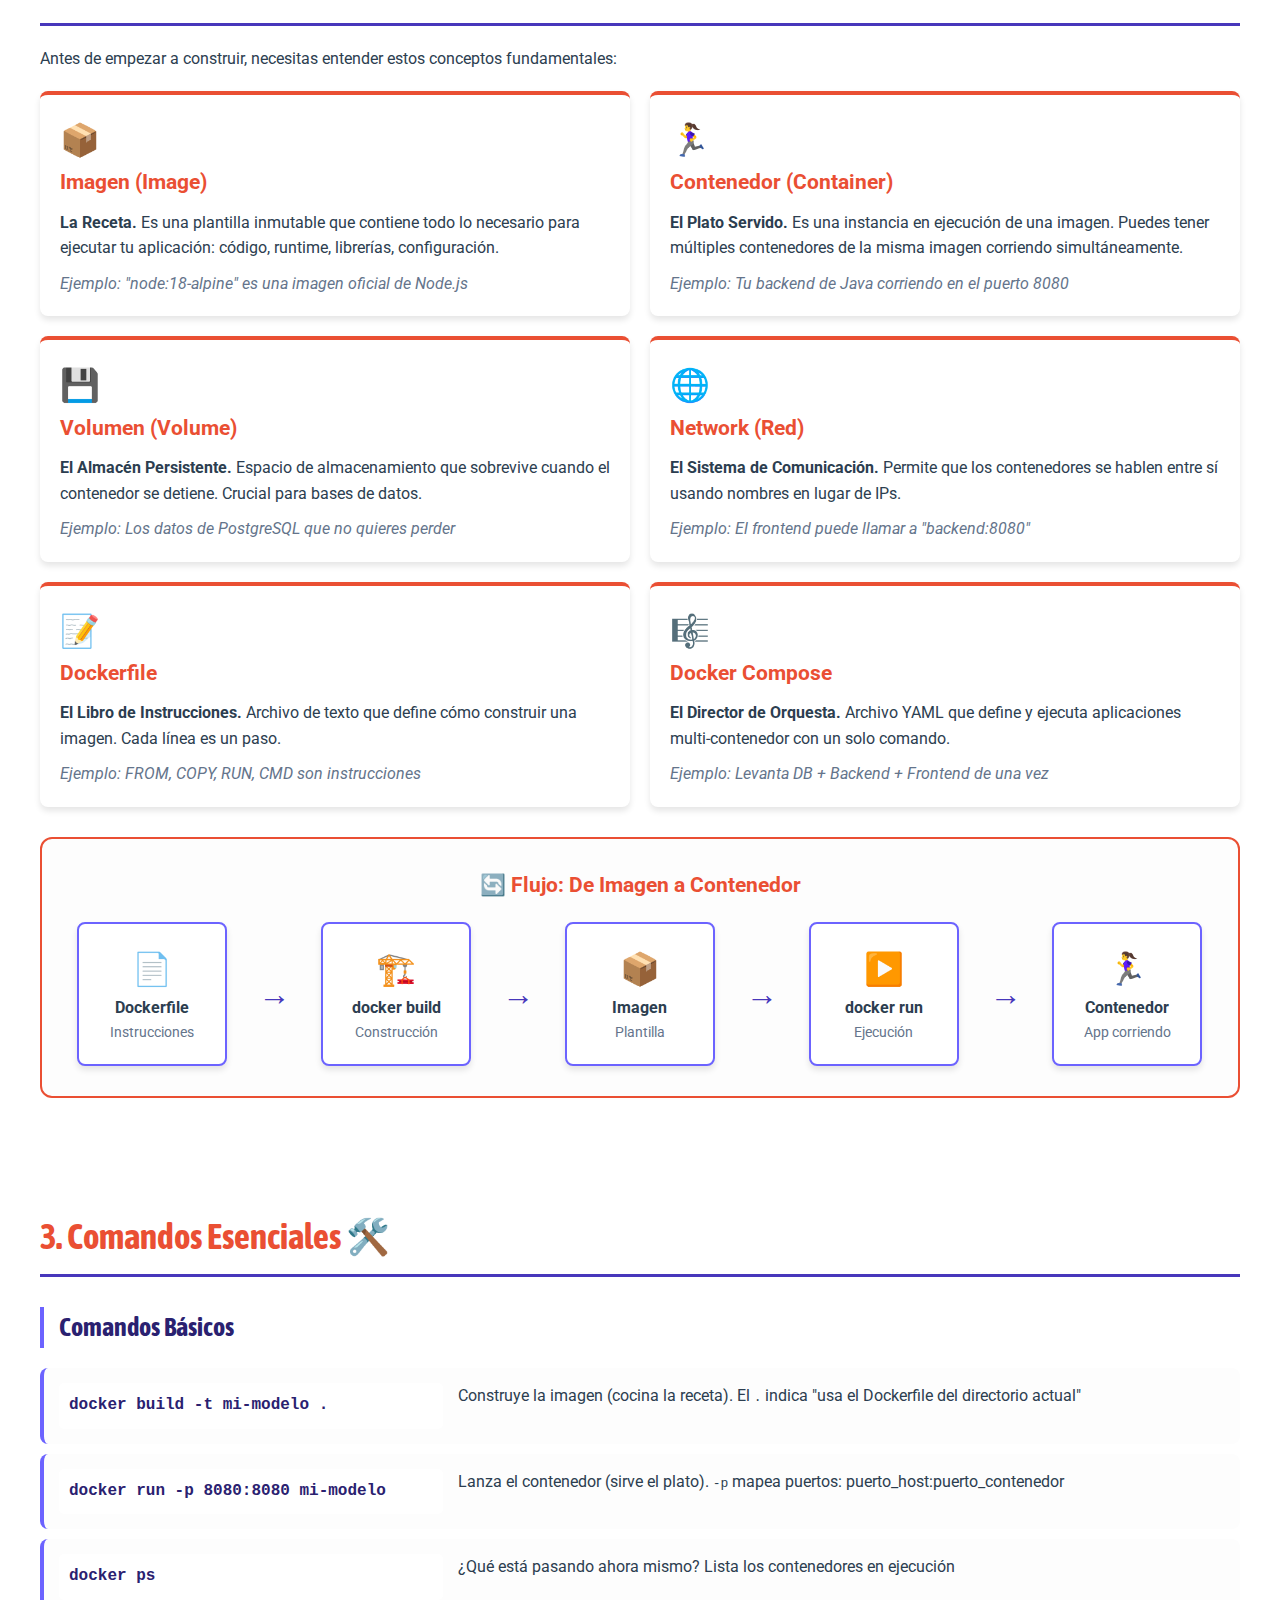
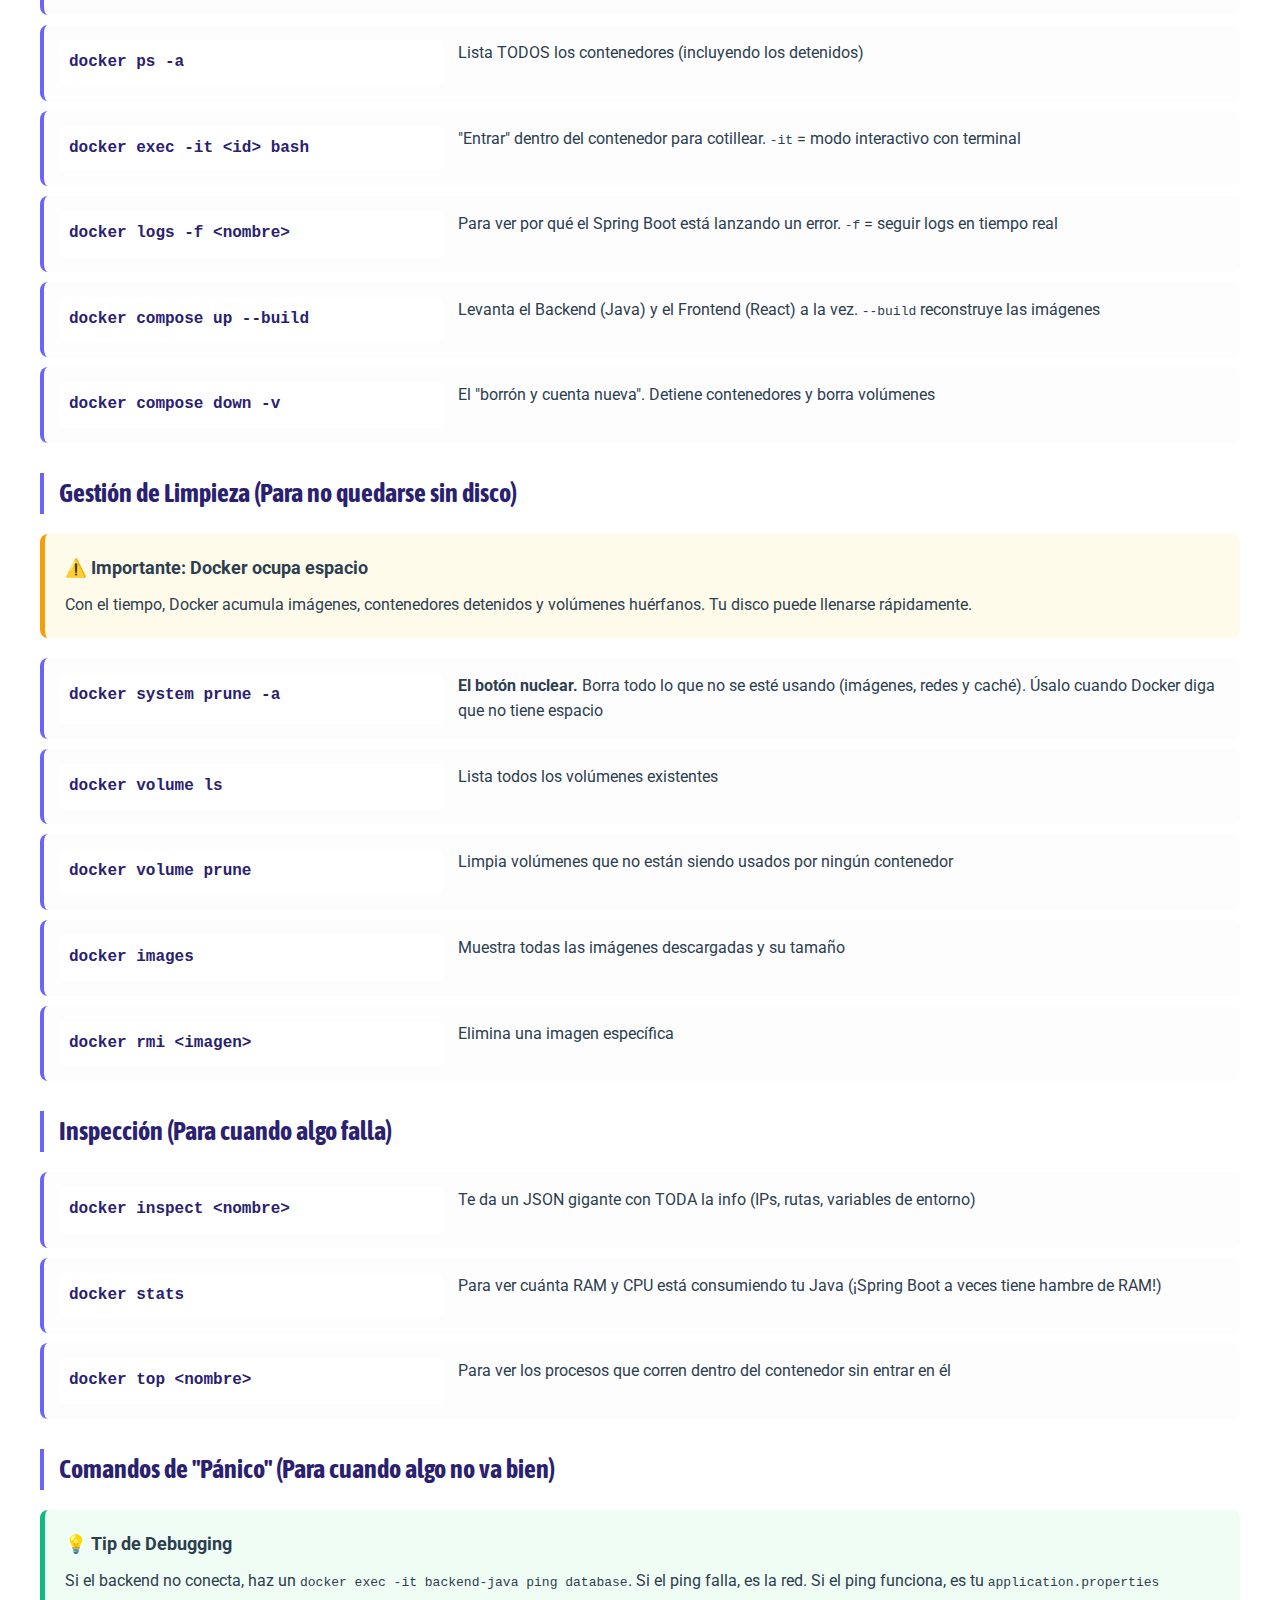
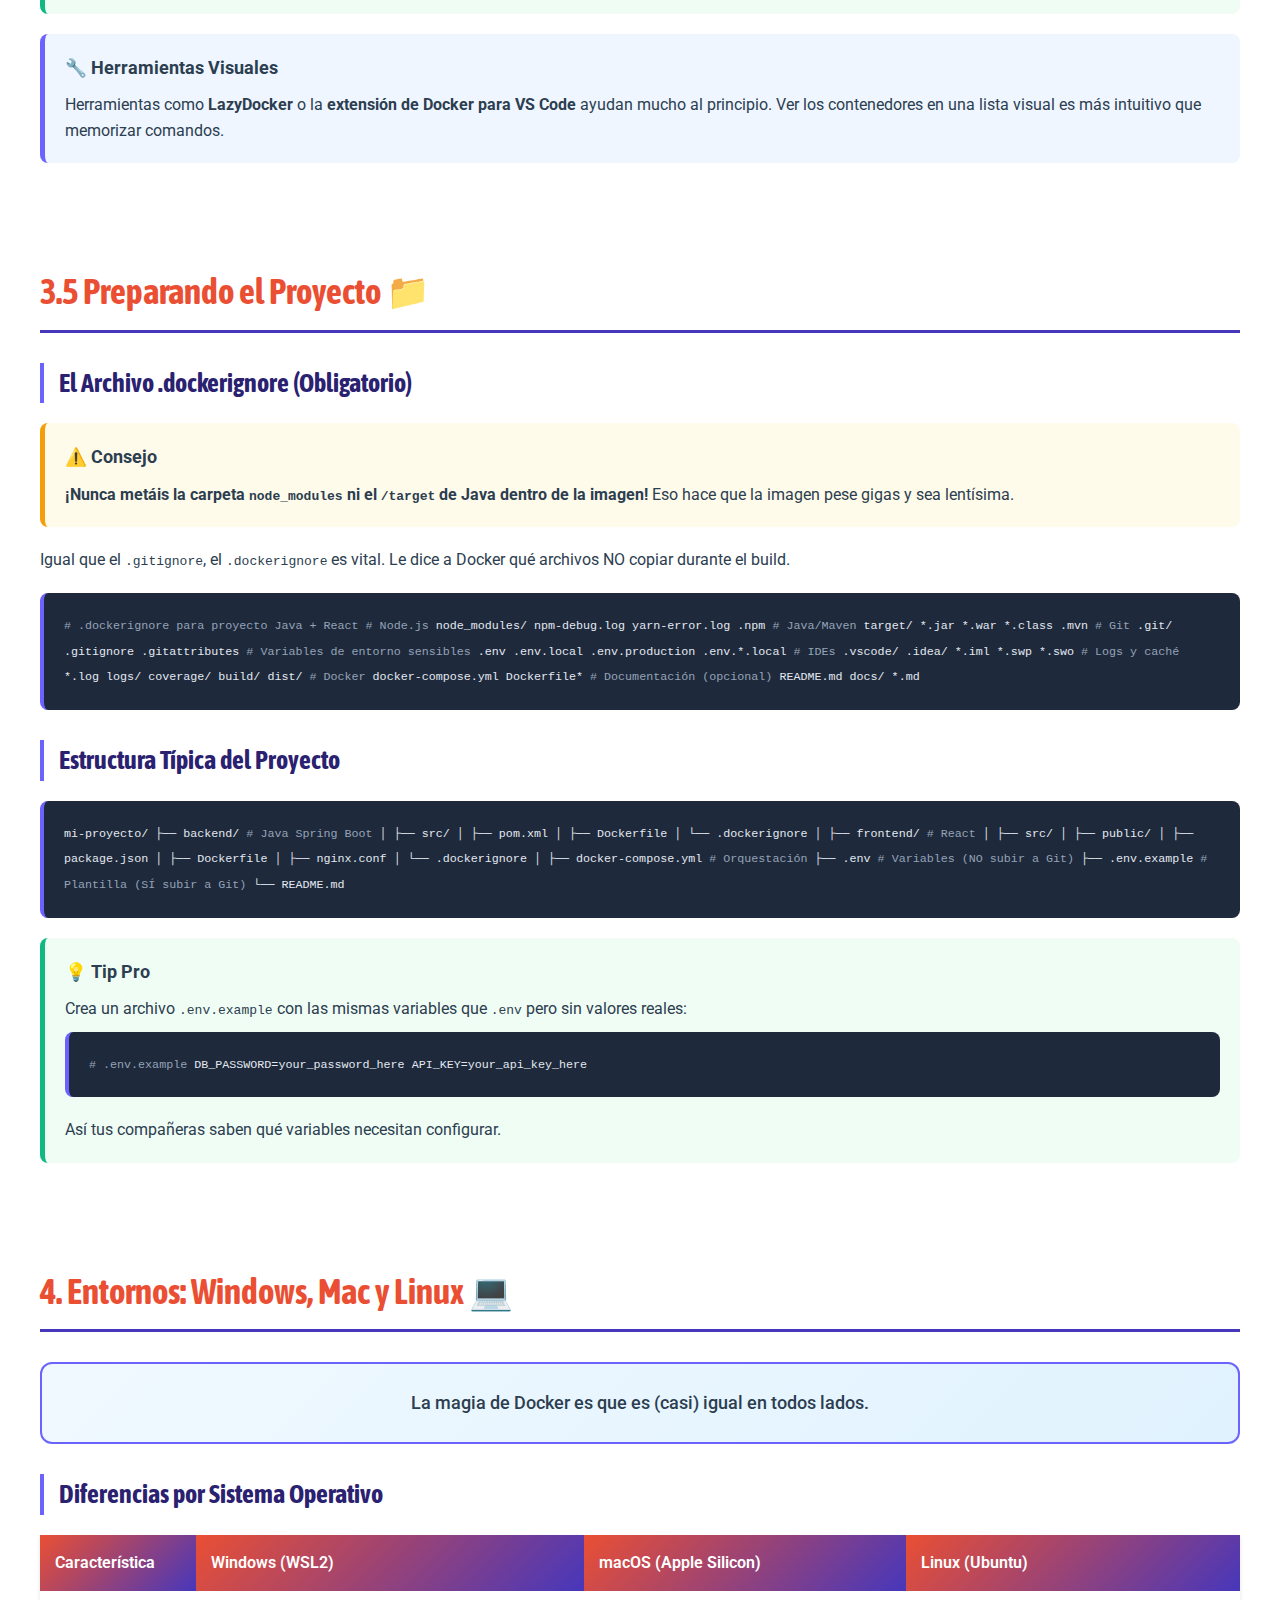
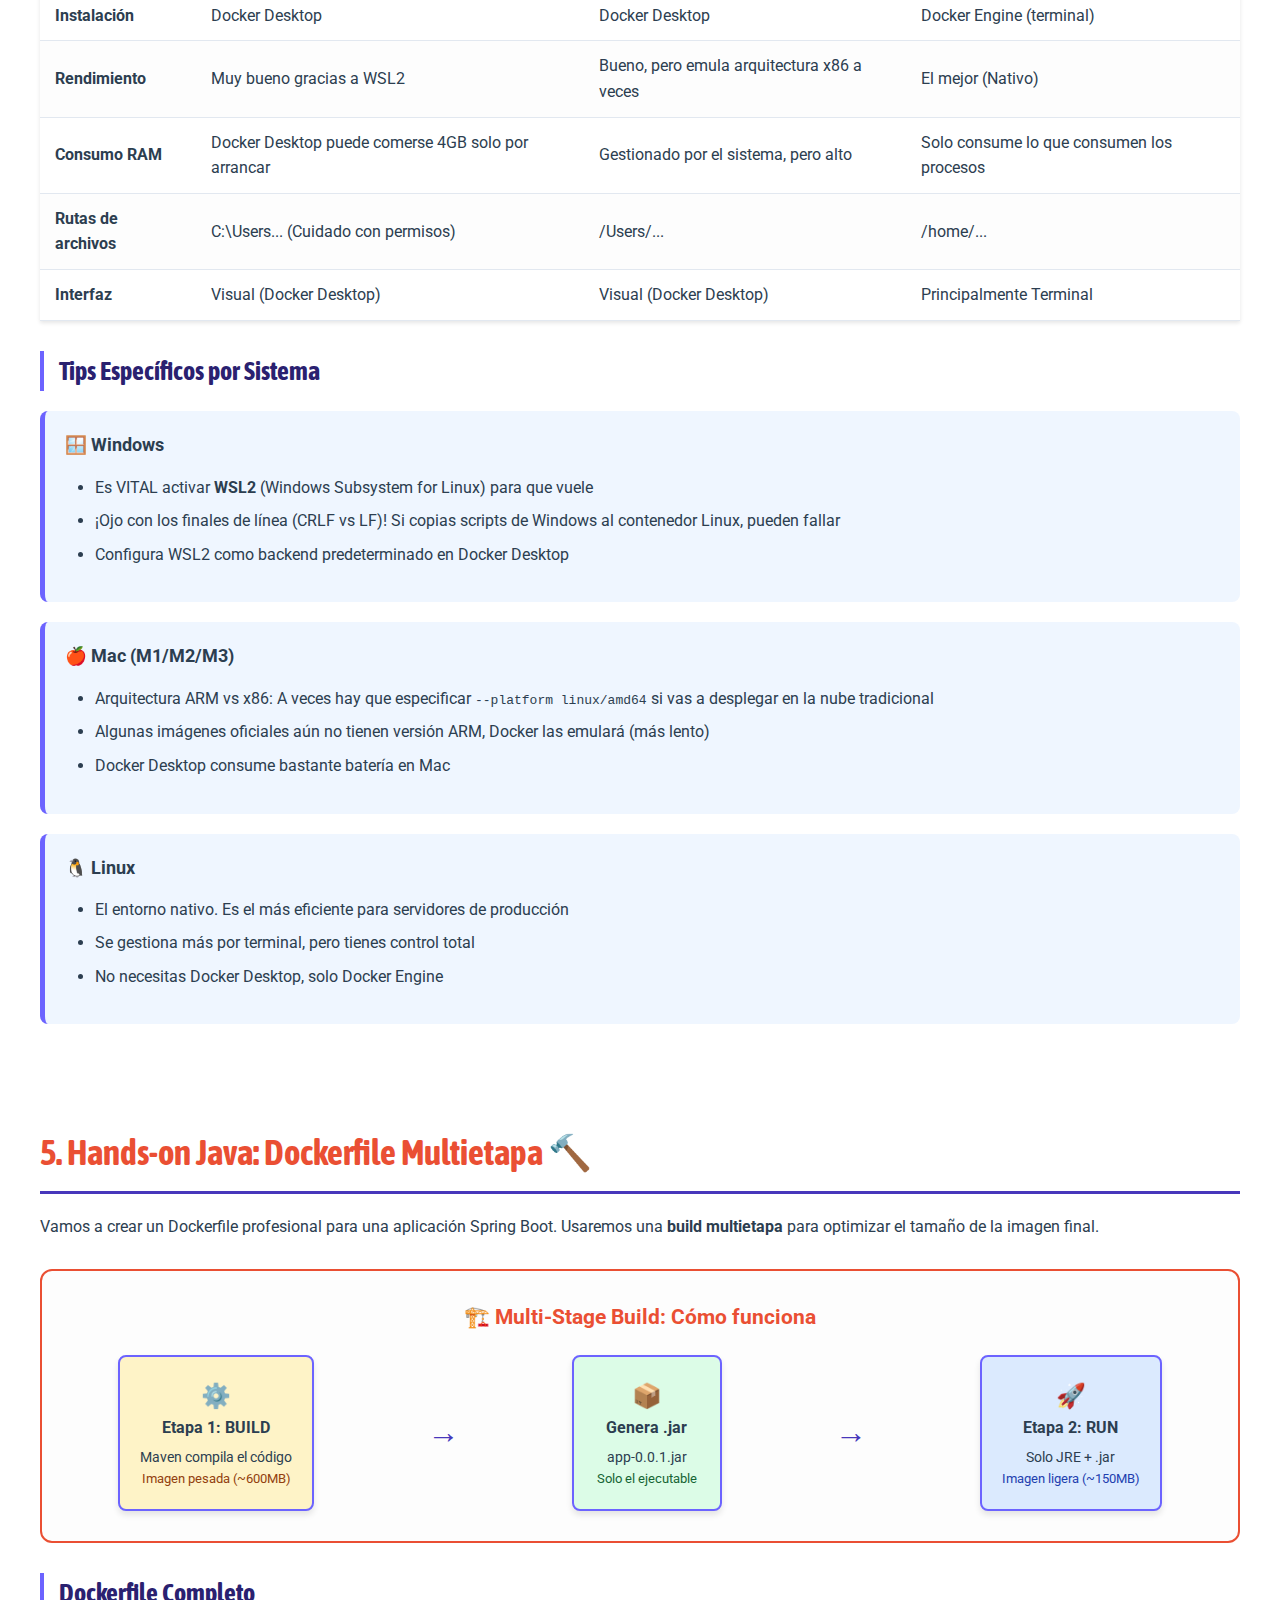
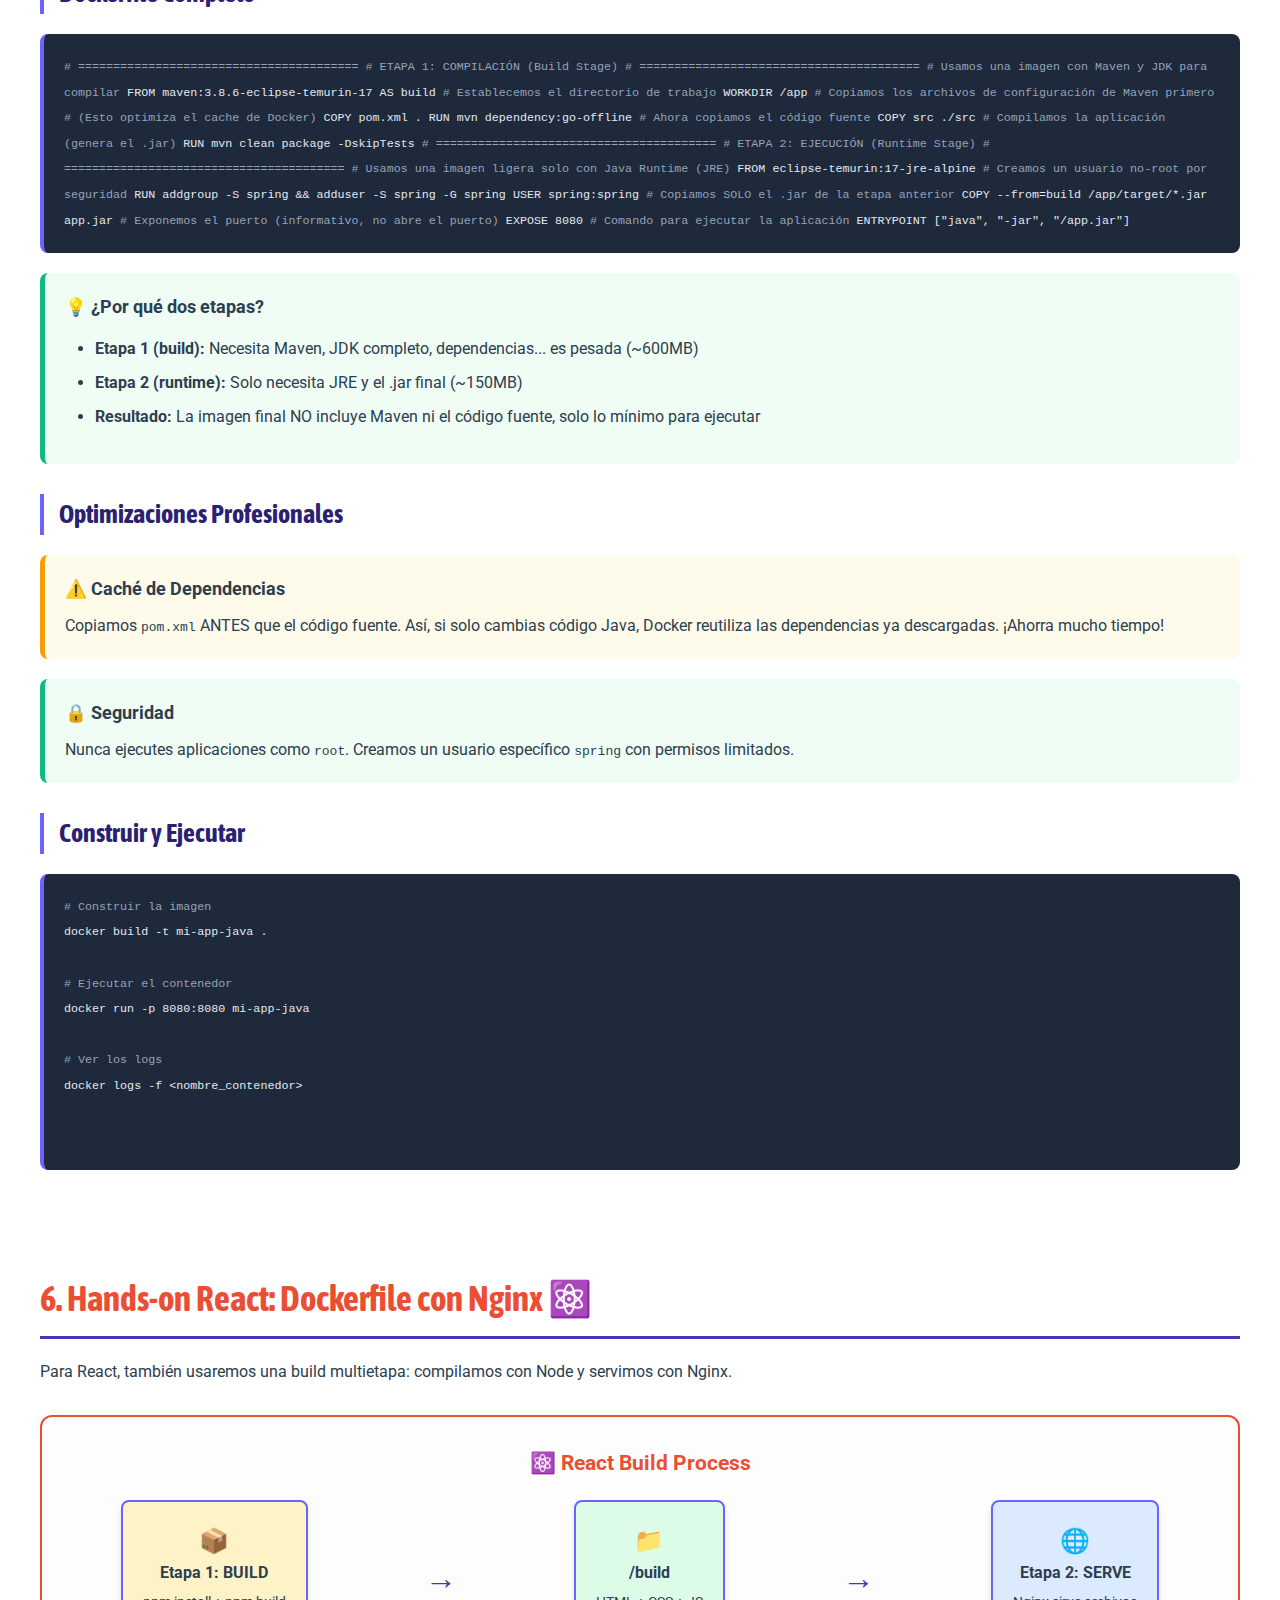
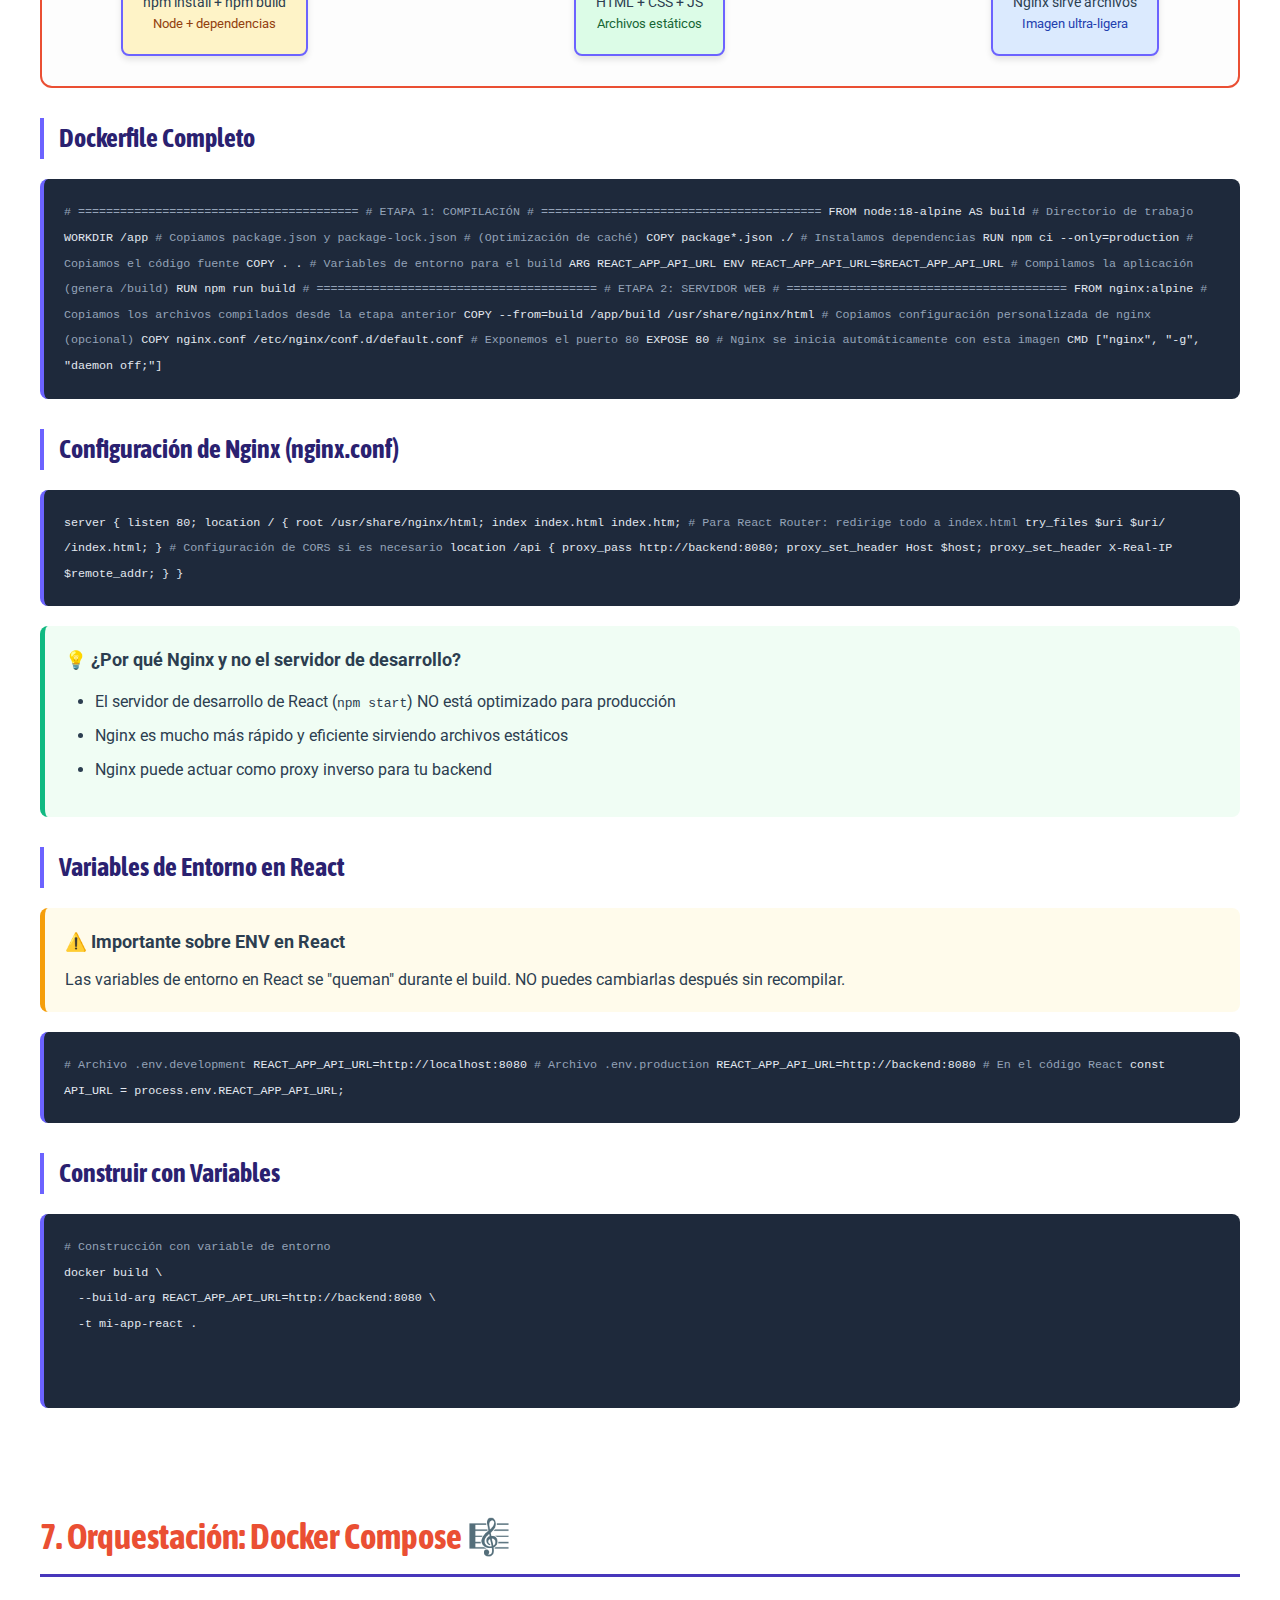
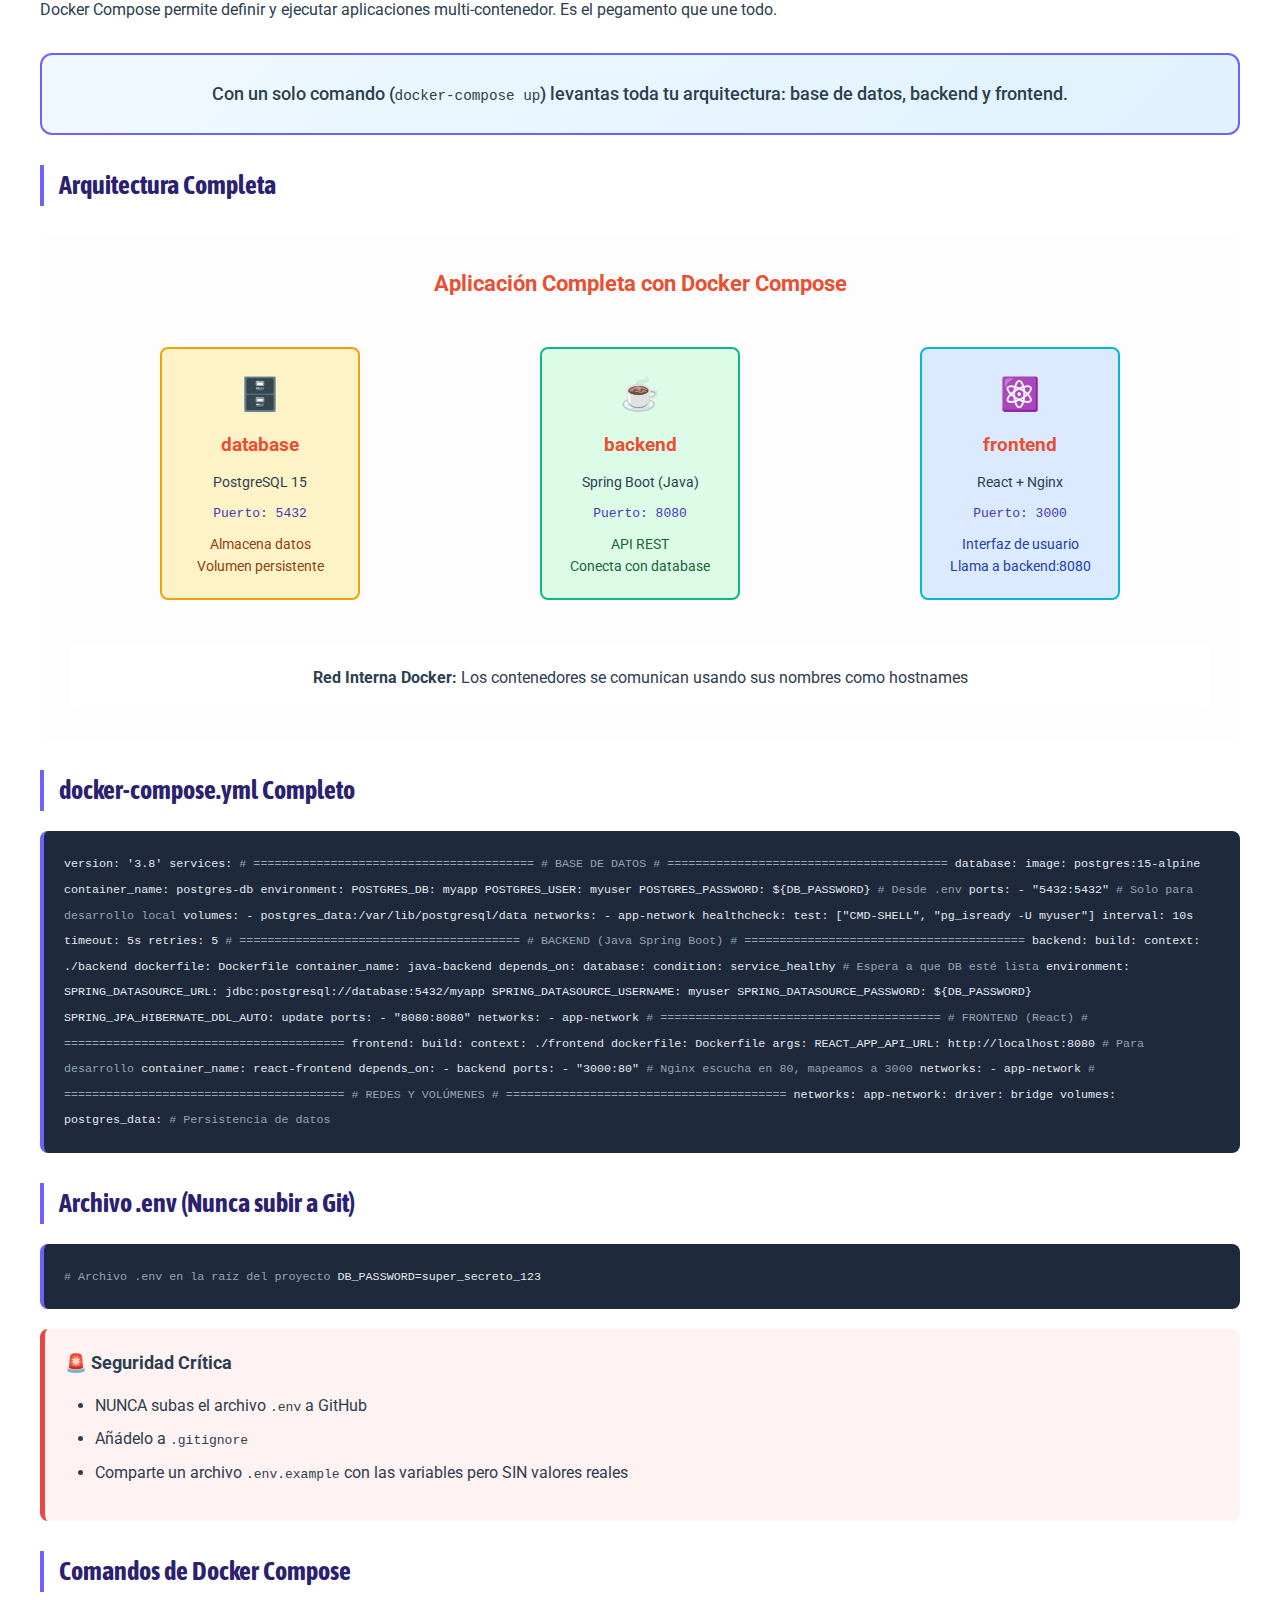
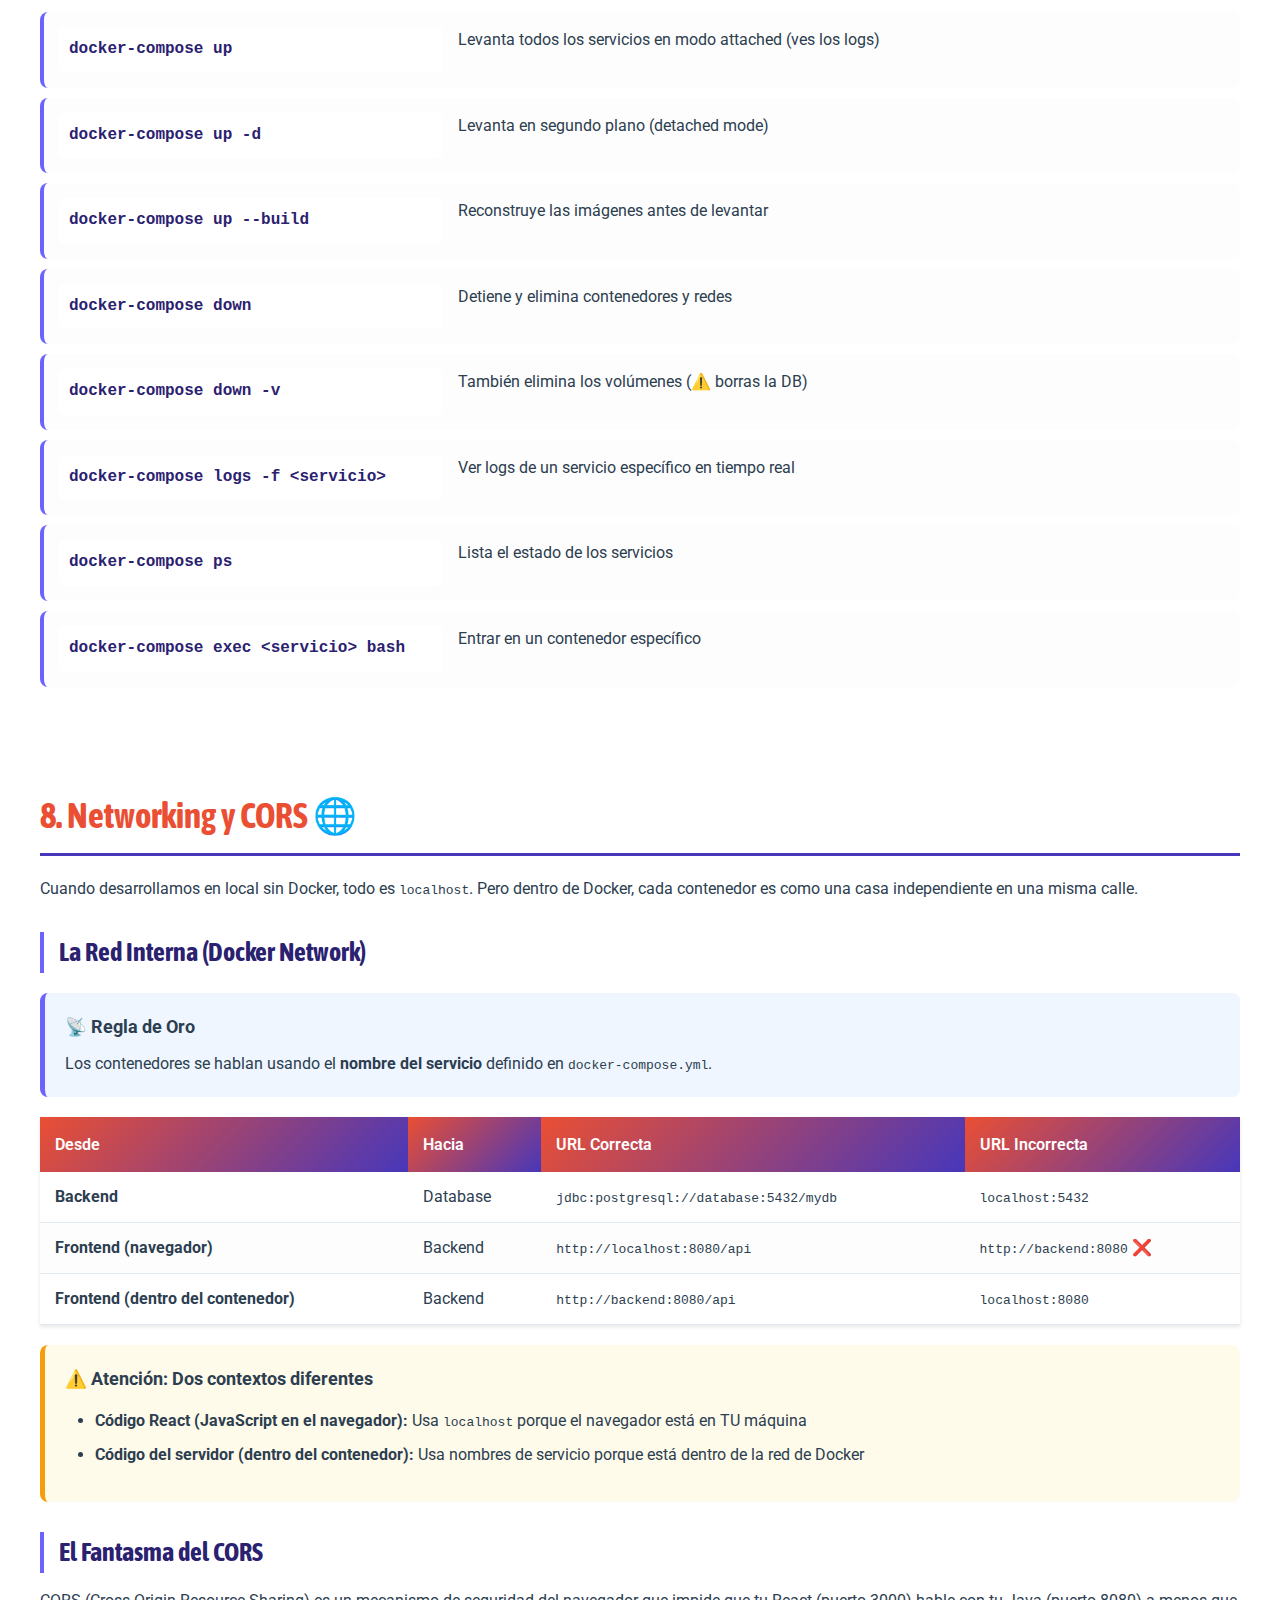
<file: Docker-para-Desarrolladoras-de-IA/index.html>
<!DOCTYPE html>
<html lang="es">
<head>
    <meta charset="UTF-8">
    <meta name="viewport" content="width=device-width, initial-scale=1.0">
    <title>Docker para Desarrolladoras de IA - Irina Ichim</title>
    <link rel="preconnect" href="https://fonts.googleapis.com">
    <link rel="preconnect" href="https://fonts.gstatic.com" crossorigin>
    <link href="https://fonts.googleapis.com/css2?family=Roboto:wght@300;400;500;700&family=Asap+Condensed:wght@400;600;700&display=swap" rel="stylesheet">
    <link rel="stylesheet" href="styles.css">
</head>
<body>

<!-- PORTADA -->
<header class="cover">
    <figure class="logo">🐳</figure>
    <h1>Docker para Desarrolladoras de IA</h1>
    <p class="subtitle">De Junior a Pro: Controlando tus entornos de ejecución</p>
    <address class="author">
        Creado por <strong>Irina Ichim</strong><br>
        Full-Stack Developer & Tech Lead<br>
        <time datetime="2026-01">Enero 2026</time>
    </address>
</header>

<!-- Botón Flotante Volver Arriba -->
<button type="button" id="backToTop" class="back-to-top" title="Volver arriba">
    ↑
</button>

<!-- ÍNDICE -->
<nav class="toc">
    <h2>📚 Índice</h2>
    
    <a href="#section-1" style="text-decoration: none; color: inherit;">
        <div class="toc-item">
            <div style="display: flex; align-items: center;">
                <span class="toc-number">1</span>
                <span>¿Por qué Docker? El problema que resuelve</span>
            </div>
        </div>
    </a>
    
    <a href="#section-2" style="text-decoration: none; color: inherit;">
        <div class="toc-item">
            <div style="display: flex; align-items: center;">
                <span class="toc-number">2</span>
                <span>Vocabulario Docker: Conceptos Fundamentales</span>
            </div>
        </div>
    </a>
    
    <a href="#section-3" style="text-decoration: none; color: inherit;">
        <div class="toc-item">
            <div style="display: flex; align-items: center;">
                <span class="toc-number">3</span>
                <span>Comandos Esenciales: Tu Kit de Herramientas</span>
            </div>
        </div>
    </a>
    
    <a href="#section-4" style="text-decoration: none; color: inherit;">
        <div class="toc-item">
            <div style="display: flex; align-items: center;">
                <span class="toc-number">4</span>
                <span>Entornos: Windows, Mac y Linux</span>
            </div>
        </div>
    </a>
    
    <a href="#section-5" style="text-decoration: none; color: inherit;">
        <div class="toc-item">
            <div style="display: flex; align-items: center;">
                <span class="toc-number">5</span>
                <span>Hands-on Java: Dockerfile Multietapa</span>
            </div>
        </div>
    </a>
    
    <a href="#section-6" style="text-decoration: none; color: inherit;">
        <div class="toc-item">
            <div style="display: flex; align-items: center;">
                <span class="toc-number">6</span>
                <span>Hands-on React: Dockerfile con Nginx</span>
            </div>
        </div>
    </a>
    
    <a href="#section-7" style="text-decoration: none; color: inherit;">
        <div class="toc-item">
            <div style="display: flex; align-items: center;">
                <span class="toc-number">7</span>
                <span>Orquestación: Docker Compose</span>
            </div>
        </div>
    </a>
    
    <a href="#section-8" style="text-decoration: none; color: inherit;">
        <div class="toc-item">
            <div style="display: flex; align-items: center;">
                <span class="toc-number">8</span>
                <span>Networking y CORS: Conectando Servicios</span>
            </div>
        </div>
    </a>
    
    <a href="#section-9" style="text-decoration: none; color: inherit;">
        <div class="toc-item">
            <div style="display: flex; align-items: center;">
                <span class="toc-number">9</span>
                <span>Antipatrones: Errores Comunes</span>
            </div>
        </div>
    </a>
    
    <a href="#section-10" style="text-decoration: none; color: inherit;">
        <div class="toc-item">
            <div style="display: flex; align-items: center;">
                <span class="toc-number">10</span>
                <span>IA como Copilot: Prompts Útiles</span>
            </div>
        </div>
    </a>
    
    <a href="#section-11" style="text-decoration: none; color: inherit;">
        <div class="toc-item">
            <div style="display: flex; align-items: center;">
                <span class="toc-number">11</span>
                <span>Checklist de Producción</span>
            </div>
        </div>
    </a>
</nav>

<!-- SECCIÓN 1: POR QUÉ DOCKER -->
<section class="section" id="section-1">
    <h2>1. ¿Por qué Docker? 🤔</h2>

    <blockquote class="highlight">
        Docker no es una herramienta de 'infraestructura', es una herramienta de desarrollo. Si sabes Docker, tu valor en el mercado se multiplica porque eres capaz de entregar software que funciona, no solo código que compila.
    </blockquote>
    
    <h3>El Problema Real</h3>
    
    <p>El ecosistema Java es robusto pero pesado, y el de React es ligero pero volátil (las versiones de Node son un caos).</p>
    
    <div class="info-box info">
        <div class="info-box-title">💡 Para Java</div>
        Se acabó el "instalar el JDK 17, configurar el Maven, las variables de entorno...". Ahora el JDK vive dentro del contenedor.
    </div>
    
    <div class="info-box info">
        <div class="info-box-title">⚛️ Para React</div>
        Olvidaos de los conflictos de versiones de npm. El contenedor tiene la versión exacta de Node que vuestra app necesita.
    </div>
    
    <div class="info-box info">
        <div class="info-box-title">🤖 En IA</div>
        Si vuestro backend de Java llama a un servicio de IA, Docker asegura que esa conexión (API) funcione igual en local que en la nube.
    </div>
    
    <h3>La Tabla de la Verdad: Antes vs. Después</h3>
    
    <table>
        <thead>
            <tr>
                <th>Situación</th>
                <th>Antes (Sin Docker)</th>
                <th>Ahora (Con Docker)</th>
            </tr>
        </thead>
        <tbody>
            <tr>
                <td><strong>Nueva compañera se une</strong></td>
                <td>Tarda 1 día configurando Java, Maven, Node...</td>
                <td>Hace <code>docker-compose up</code> y empieza en 5 min</td>
            </tr>
            <tr>
                <td><strong>Versiones de Node</strong></td>
                <td>"Uf, tengo la 16 y el proyecto pide la 20"</td>
                <td>El contenedor ya trae la 20. Cero conflictos</td>
            </tr>
            <tr>
                <td><strong>Base de Datos</strong></td>
                <td>"Se me olvidó cómo se instalaba Postgres en Windows"</td>
                <td>Una línea en el Compose y ya tienes DB</td>
            </tr>
            <tr>
                <td><strong>Despliegue</strong></td>
                <td>"En mi ordenador funcionaba, no sé por qué falla"</td>
                <td>Si funciona en el contenedor, funciona en la nube</td>
            </tr>
        </tbody>
    </table>
</section>

<!-- SECCIÓN 2: VOCABULARIO -->
<section class="section" id="section-2">
    <h2>2. Vocabulario Docker 📖</h2>
    
    <p>Antes de empezar a construir, necesitas entender estos conceptos fundamentales:</p>
    
    <dl class="vocab-grid">
        <article class="vocab-card">
            <span class="vocab-icon">📦</span>
            <dt class="vocab-term">Imagen (Image)</dt>
            <dd><strong>La Receta.</strong> Es una plantilla inmutable que contiene todo lo necesario para ejecutar tu aplicación: código, runtime, librerías, configuración.</dd>
            <dd style="margin-top: 10px; color: #64748b; font-style: italic;">Ejemplo: "node:18-alpine" es una imagen oficial de Node.js</dd>
        </article>

        <article class="vocab-card">
            <span class="vocab-icon">🏃‍♀️</span>
            <dt class="vocab-term">Contenedor (Container)</dt>
            <dd><strong>El Plato Servido.</strong> Es una instancia en ejecución de una imagen. Puedes tener múltiples contenedores de la misma imagen corriendo simultáneamente.</dd>
            <dd style="margin-top: 10px; color: #64748b; font-style: italic;">Ejemplo: Tu backend de Java corriendo en el puerto 8080</dd>
        </article>

        <article class="vocab-card">
            <span class="vocab-icon">💾</span>
            <dt class="vocab-term">Volumen (Volume)</dt>
            <dd><strong>El Almacén Persistente.</strong> Espacio de almacenamiento que sobrevive cuando el contenedor se detiene. Crucial para bases de datos.</dd>
            <dd style="margin-top: 10px; color: #64748b; font-style: italic;">Ejemplo: Los datos de PostgreSQL que no quieres perder</dd>
        </article>

        <article class="vocab-card">
            <span class="vocab-icon">🌐</span>
            <dt class="vocab-term">Network (Red)</dt>
            <dd><strong>El Sistema de Comunicación.</strong> Permite que los contenedores se hablen entre sí usando nombres en lugar de IPs.</dd>
            <dd style="margin-top: 10px; color: #64748b; font-style: italic;">Ejemplo: El frontend puede llamar a "backend:8080"</dd>
        </article>

        <article class="vocab-card">
            <span class="vocab-icon">📝</span>
            <dt class="vocab-term">Dockerfile</dt>
            <dd><strong>El Libro de Instrucciones.</strong> Archivo de texto que define cómo construir una imagen. Cada línea es un paso.</dd>
            <dd style="margin-top: 10px; color: #64748b; font-style: italic;">Ejemplo: FROM, COPY, RUN, CMD son instrucciones</dd>
        </article>

        <article class="vocab-card">
            <span class="vocab-icon">🎼</span>
            <dt class="vocab-term">Docker Compose</dt>
            <dd><strong>El Director de Orquesta.</strong> Archivo YAML que define y ejecuta aplicaciones multi-contenedor con un solo comando.</dd>
            <dd style="margin-top: 10px; color: #64748b; font-style: italic;">Ejemplo: Levanta DB + Backend + Frontend de una vez</dd>
        </article>
    </dl>
    
    <figure class="diagram">
        <figcaption class="diagram-title">🔄 Flujo: De Imagen a Contenedor</figcaption>
        <div class="flow-container">
            <div class="flow-item">
                <div style="font-size: 2em;">📄</div>
                <div><strong>Dockerfile</strong></div>
                <div style="font-size: 0.9em; color: #64748b;">Instrucciones</div>
            </div>
            <div class="flow-arrow">→</div>
            <div class="flow-item">
                <div style="font-size: 2em;">🏗️</div>
                <div><strong>docker build</strong></div>
                <div style="font-size: 0.9em; color: #64748b;">Construcción</div>
            </div>
            <div class="flow-arrow">→</div>
            <div class="flow-item">
                <div style="font-size: 2em;">📦</div>
                <div><strong>Imagen</strong></div>
                <div style="font-size: 0.9em; color: #64748b;">Plantilla</div>
            </div>
            <div class="flow-arrow">→</div>
            <div class="flow-item">
                <div style="font-size: 2em;">▶️</div>
                <div><strong>docker run</strong></div>
                <div style="font-size: 0.9em; color: #64748b;">Ejecución</div>
            </div>
            <div class="flow-arrow">→</div>
            <div class="flow-item">
                <div style="font-size: 2em;">🏃‍♀️</div>
                <div><strong>Contenedor</strong></div>
                <div style="font-size: 0.9em; color: #64748b;">App corriendo</div>
            </div>
        </div>
    </figure>
</section>

<!-- SECCIÓN 3: COMANDOS -->
<section class="section" id="section-3">
    <h2>3. Comandos Esenciales 🛠️</h2>
    
    <h3>Comandos Básicos</h3>
    
    <div class="command-table">
        <div class="command-row">
            <div class="command">docker build -t mi-modelo .</div>
            <div>Construye la imagen (cocina la receta). El <code>.</code> indica "usa el Dockerfile del directorio actual"</div>
        </div>
        
        <div class="command-row">
            <div class="command">docker run -p 8080:8080 mi-modelo</div>
            <div>Lanza el contenedor (sirve el plato). <code>-p</code> mapea puertos: puerto_host:puerto_contenedor</div>
        </div>
        
        <div class="command-row">
            <div class="command">docker ps</div>
            <div>¿Qué está pasando ahora mismo? Lista los contenedores en ejecución</div>
        </div>
        
        <div class="command-row">
            <div class="command">docker ps -a</div>
            <div>Lista TODOS los contenedores (incluyendo los detenidos)</div>
        </div>
        
        <div class="command-row">
            <div class="command">docker exec -it &lt;id&gt; bash</div>
            <div>"Entrar" dentro del contenedor para cotillear. <code>-it</code> = modo interactivo con terminal</div>
        </div>
        
        <div class="command-row">
            <div class="command">docker logs -f &lt;nombre&gt;</div>
            <div>Para ver por qué el Spring Boot está lanzando un error. <code>-f</code> = seguir logs en tiempo real</div>
        </div>
        
        <div class="command-row">
            <div class="command">docker compose up --build</div>
            <div>Levanta el Backend (Java) y el Frontend (React) a la vez. <code>--build</code> reconstruye las imágenes</div>
        </div>
        
        <div class="command-row">
            <div class="command">docker compose down -v</div>
            <div>El "borrón y cuenta nueva". Detiene contenedores y borra volúmenes</div>
        </div>
    </div>
    
    <h3>Gestión de Limpieza (Para no quedarse sin disco)</h3>
    
    <div class="info-box warning">
        <div class="info-box-title">⚠️ Importante: Docker ocupa espacio</div>
        Con el tiempo, Docker acumula imágenes, contenedores detenidos y volúmenes huérfanos. Tu disco puede llenarse rápidamente.
    </div>
    
    <div class="command-table">
        <div class="command-row">
            <div class="command">docker system prune -a</div>
            <div><strong>El botón nuclear.</strong> Borra todo lo que no se esté usando (imágenes, redes y caché). Úsalo cuando Docker diga que no tiene espacio</div>
        </div>
        
        <div class="command-row">
            <div class="command">docker volume ls</div>
            <div>Lista todos los volúmenes existentes</div>
        </div>
        
        <div class="command-row">
            <div class="command">docker volume prune</div>
            <div>Limpia volúmenes que no están siendo usados por ningún contenedor</div>
        </div>
        
        <div class="command-row">
            <div class="command">docker images</div>
            <div>Muestra todas las imágenes descargadas y su tamaño</div>
        </div>
        
        <div class="command-row">
            <div class="command">docker rmi &lt;imagen&gt;</div>
            <div>Elimina una imagen específica</div>
        </div>
    </div>
    
    <h3>Inspección (Para cuando algo falla)</h3>
    
    <div class="command-table">
        <div class="command-row">
            <div class="command">docker inspect &lt;nombre&gt;</div>
            <div>Te da un JSON gigante con TODA la info (IPs, rutas, variables de entorno)</div>
        </div>
        
        <div class="command-row">
            <div class="command">docker stats</div>
            <div>Para ver cuánta RAM y CPU está consumiendo tu Java (¡Spring Boot a veces tiene hambre de RAM!)</div>
        </div>
        
        <div class="command-row">
            <div class="command">docker top &lt;nombre&gt;</div>
            <div>Para ver los procesos que corren dentro del contenedor sin entrar en él</div>
        </div>
    </div>
    
    <h3>Comandos de "Pánico" (Para cuando algo no va bien)</h3>
    
    <div class="info-box tip">
        <div class="info-box-title">💡 Tip de Debugging</div>
        Si el backend no conecta, haz un <code>docker exec -it backend-java ping database</code>. Si el ping falla, es la red. Si el ping funciona, es tu <code>application.properties</code>
    </div>
    
    <div class="info-box info">
        <div class="info-box-title">🔧 Herramientas Visuales</div>
        Herramientas como <strong>LazyDocker</strong> o la <strong>extensión de Docker para VS Code</strong> ayudan mucho al principio. Ver los contenedores en una lista visual es más intuitivo que memorizar comandos.
    </div>
</section>

<!-- NUEVA SECCIÓN: ESTRUCTURA DEL PROYECTO -->
<section class="section">
    <h2>3.5 Preparando el Proyecto 📁</h2>
    
    <h3>El Archivo .dockerignore (Obligatorio)</h3>
    
    <div class="info-box warning">
        <div class="info-box-title">⚠️ Consejo</div>
        <strong>¡Nunca metáis la carpeta <code>node_modules</code> ni el <code>/target</code> de Java dentro de la imagen!</strong> Eso hace que la imagen pese gigas y sea lentísima.
    </div>
    
    <p>Igual que el <code>.gitignore</code>, el <code>.dockerignore</code> es vital. Le dice a Docker qué archivos NO copiar durante el build.</p>
    
    <div class="code-block">
<code><span class="code-comment"># .dockerignore para proyecto Java + React</span>

<span class="code-comment"># Node.js</span>
node_modules/
npm-debug.log
yarn-error.log
.npm

<span class="code-comment"># Java/Maven</span>
target/
*.jar
*.war
*.class
.mvn

<span class="code-comment"># Git</span>
.git/
.gitignore
.gitattributes

<span class="code-comment"># Variables de entorno sensibles</span>
.env
.env.local
.env.production
.env.*.local

<span class="code-comment"># IDEs</span>
.vscode/
.idea/
*.iml
*.swp
*.swo

<span class="code-comment"># Logs y caché</span>
*.log
logs/
coverage/
build/
dist/

<span class="code-comment"># Docker</span>
docker-compose.yml
Dockerfile*

<span class="code-comment"># Documentación (opcional)</span>
README.md
docs/
*.md
</code>
    </div>
    
    <h3>Estructura Típica del Proyecto</h3>
    
    <div class="code-block">
<code>mi-proyecto/
├── backend/                  <span class="code-comment"># Java Spring Boot</span>
│   ├── src/
│   ├── pom.xml
│   ├── Dockerfile
│   └── .dockerignore
│
├── frontend/                 <span class="code-comment"># React</span>
│   ├── src/
│   ├── public/
│   ├── package.json
│   ├── Dockerfile
│   ├── nginx.conf
│   └── .dockerignore
│
├── docker-compose.yml        <span class="code-comment"># Orquestación</span>
├── .env                      <span class="code-comment"># Variables (NO subir a Git)</span>
├── .env.example             <span class="code-comment"># Plantilla (SÍ subir a Git)</span>
└── README.md
</code>
    </div>
    
    <div class="info-box tip">
        <div class="info-box-title">💡 Tip Pro</div>
        Crea un archivo <code>.env.example</code> con las mismas variables que <code>.env</code> pero sin valores reales:
        <div class="code-block" style="margin-top: 10px;">
<code><span class="code-comment"># .env.example</span>
DB_PASSWORD=your_password_here
API_KEY=your_api_key_here
</code>
        </div>
        Así tus compañeras saben qué variables necesitan configurar.
    </div>
</section>

<!-- SECCIÓN 4: ENTORNOS -->
<section class="section" id="section-4">
    <h2>4. Entornos: Windows, Mac y Linux 💻</h2>

    <blockquote class="highlight">
        La magia de Docker es que es (casi) igual en todos lados.
    </blockquote>
    
    <h3>Diferencias por Sistema Operativo</h3>
    
    <table>
        <thead>
            <tr>
                <th>Característica</th>
                <th>Windows (WSL2)</th>
                <th>macOS (Apple Silicon)</th>
                <th>Linux (Ubuntu)</th>
            </tr>
        </thead>
        <tbody>
            <tr>
                <td><strong>Instalación</strong></td>
                <td>Docker Desktop</td>
                <td>Docker Desktop</td>
                <td>Docker Engine (terminal)</td>
            </tr>
            <tr>
                <td><strong>Rendimiento</strong></td>
                <td>Muy bueno gracias a WSL2</td>
                <td>Bueno, pero emula arquitectura x86 a veces</td>
                <td>El mejor (Nativo)</td>
            </tr>
            <tr>
                <td><strong>Consumo RAM</strong></td>
                <td>Docker Desktop puede comerse 4GB solo por arrancar</td>
                <td>Gestionado por el sistema, pero alto</td>
                <td>Solo consume lo que consumen los procesos</td>
            </tr>
            <tr>
                <td><strong>Rutas de archivos</strong></td>
                <td>C:\Users... (Cuidado con permisos)</td>
                <td>/Users/...</td>
                <td>/home/...</td>
            </tr>
            <tr>
                <td><strong>Interfaz</strong></td>
                <td>Visual (Docker Desktop)</td>
                <td>Visual (Docker Desktop)</td>
                <td>Principalmente Terminal</td>
            </tr>
        </tbody>
    </table>
    
    <h3>Tips Específicos por Sistema</h3>
    
    <div class="info-box info">
        <div class="info-box-title">🪟 Windows</div>
        <ul>
            <li>Es VITAL activar <strong>WSL2</strong> (Windows Subsystem for Linux) para que vuele</li>
            <li>¡Ojo con los finales de línea (CRLF vs LF)! Si copias scripts de Windows al contenedor Linux, pueden fallar</li>
            <li>Configura WSL2 como backend predeterminado en Docker Desktop</li>
        </ul>
    </div>
    
    <div class="info-box info">
        <div class="info-box-title">🍎 Mac (M1/M2/M3)</div>
        <ul>
            <li>Arquitectura ARM vs x86: A veces hay que especificar <code>--platform linux/amd64</code> si vas a desplegar en la nube tradicional</li>
            <li>Algunas imágenes oficiales aún no tienen versión ARM, Docker las emulará (más lento)</li>
            <li>Docker Desktop consume bastante batería en Mac</li>
        </ul>
    </div>
    
    <div class="info-box info">
        <div class="info-box-title">🐧 Linux</div>
        <ul>
            <li>El entorno nativo. Es el más eficiente para servidores de producción</li>
            <li>Se gestiona más por terminal, pero tienes control total</li>
            <li>No necesitas Docker Desktop, solo Docker Engine</li>
        </ul>
    </div>
</section>

<!-- SECCIÓN 5: JAVA DOCKERFILE -->
<section class="section" id="section-5">
    <h2>5. Hands-on Java: Dockerfile Multietapa 🔨</h2>

    <p>Vamos a crear un Dockerfile profesional para una aplicación Spring Boot. Usaremos una <strong>build multietapa</strong> para optimizar el tamaño de la imagen final.</p>

    <figure class="diagram">
        <figcaption class="diagram-title">🏗️ Multi-Stage Build: Cómo funciona</figcaption>
        <div class="flow-container">
            <div class="flow-item" style="background: #fef3c7;">
                <div style="font-size: 1.5em;">⚙️</div>
                <div><strong>Etapa 1: BUILD</strong></div>
                <div style="font-size: 0.9em; margin-top: 5px;">Maven compila el código</div>
                <div style="font-size: 0.8em; color: #92400e;">Imagen pesada (~600MB)</div>
            </div>
            <div class="flow-arrow">→</div>
            <div class="flow-item" style="background: #dcfce7;">
                <div style="font-size: 1.5em;">📦</div>
                <div><strong>Genera .jar</strong></div>
                <div style="font-size: 0.9em; margin-top: 5px;">app-0.0.1.jar</div>
                <div style="font-size: 0.8em; color: #166534;">Solo el ejecutable</div>
            </div>
            <div class="flow-arrow">→</div>
            <div class="flow-item" style="background: #dbeafe;">
                <div style="font-size: 1.5em;">🚀</div>
                <div><strong>Etapa 2: RUN</strong></div>
                <div style="font-size: 0.9em; margin-top: 5px;">Solo JRE + .jar</div>
                <div style="font-size: 0.8em; color: #1e40af;">Imagen ligera (~150MB)</div>
            </div>
        </div>
    </figure>
    
    <h3>Dockerfile Completo</h3>
    
    <div class="code-block">
<code><span class="code-comment"># ========================================</span>
<span class="code-comment"># ETAPA 1: COMPILACIÓN (Build Stage)</span>
<span class="code-comment"># ========================================</span>
<span class="code-comment"># Usamos una imagen con Maven y JDK para compilar</span>
FROM maven:3.8.6-eclipse-temurin-17 AS build

<span class="code-comment"># Establecemos el directorio de trabajo</span>
WORKDIR /app

<span class="code-comment"># Copiamos los archivos de configuración de Maven primero</span>
<span class="code-comment"># (Esto optimiza el cache de Docker)</span>
COPY pom.xml .
RUN mvn dependency:go-offline

<span class="code-comment"># Ahora copiamos el código fuente</span>
COPY src ./src

<span class="code-comment"># Compilamos la aplicación (genera el .jar)</span>
RUN mvn clean package -DskipTests


<span class="code-comment"># ========================================</span>
<span class="code-comment"># ETAPA 2: EJECUCIÓN (Runtime Stage)</span>
<span class="code-comment"># ========================================</span>
<span class="code-comment"># Usamos una imagen ligera solo con Java Runtime (JRE)</span>
FROM eclipse-temurin:17-jre-alpine

<span class="code-comment"># Creamos un usuario no-root por seguridad</span>
RUN addgroup -S spring && adduser -S spring -G spring
USER spring:spring

<span class="code-comment"># Copiamos SOLO el .jar de la etapa anterior</span>
COPY --from=build /app/target/*.jar app.jar

<span class="code-comment"># Exponemos el puerto (informativo, no abre el puerto)</span>
EXPOSE 8080

<span class="code-comment"># Comando para ejecutar la aplicación</span>
ENTRYPOINT ["java", "-jar", "/app.jar"]
</code>
    </div>
    
    <div class="info-box tip">
        <div class="info-box-title">💡 ¿Por qué dos etapas?</div>
        <ul>
            <li><strong>Etapa 1 (build):</strong> Necesita Maven, JDK completo, dependencias... es pesada (~600MB)</li>
            <li><strong>Etapa 2 (runtime):</strong> Solo necesita JRE y el .jar final (~150MB)</li>
            <li><strong>Resultado:</strong> La imagen final NO incluye Maven ni el código fuente, solo lo mínimo para ejecutar</li>
        </ul>
    </div>
    
    <h3>Optimizaciones Profesionales</h3>
    
    <div class="info-box warning">
        <div class="info-box-title">⚠️ Caché de Dependencias</div>
        Copiamos <code>pom.xml</code> ANTES que el código fuente. Así, si solo cambias código Java, Docker reutiliza las dependencias ya descargadas. ¡Ahorra mucho tiempo!
    </div>
    
    <div class="info-box tip">
        <div class="info-box-title">🔒 Seguridad</div>
        Nunca ejecutes aplicaciones como <code>root</code>. Creamos un usuario específico <code>spring</code> con permisos limitados.
    </div>
    
    <h3>Construir y Ejecutar</h3>

    <pre class="code-block">
<code><span class="code-comment"># Construir la imagen</span>
docker build -t mi-app-java .

<span class="code-comment"># Ejecutar el contenedor</span>
docker run -p 8080:8080 mi-app-java

<span class="code-comment"># Ver los logs</span>
docker logs -f &lt;nombre_contenedor&gt;
</code>
    </pre>
</section>

<!-- SECCIÓN 6: REACT DOCKERFILE -->
<section class="section" id="section-6">
    <h2>6. Hands-on React: Dockerfile con Nginx ⚛️</h2>

    <p>Para React, también usaremos una build multietapa: compilamos con Node y servimos con Nginx.</p>

    <figure class="diagram">
        <figcaption class="diagram-title">⚛️ React Build Process</figcaption>
        <div class="flow-container">
            <div class="flow-item" style="background: #fef3c7;">
                <div style="font-size: 1.5em;">📦</div>
                <div><strong>Etapa 1: BUILD</strong></div>
                <div style="font-size: 0.9em; margin-top: 5px;">npm install + npm build</div>
                <div style="font-size: 0.8em; color: #92400e;">Node + dependencias</div>
            </div>
            <div class="flow-arrow">→</div>
            <div class="flow-item" style="background: #dcfce7;">
                <div style="font-size: 1.5em;">📁</div>
                <div><strong>/build</strong></div>
                <div style="font-size: 0.9em; margin-top: 5px;">HTML + CSS + JS</div>
                <div style="font-size: 0.8em; color: #166534;">Archivos estáticos</div>
            </div>
            <div class="flow-arrow">→</div>
            <div class="flow-item" style="background: #dbeafe;">
                <div style="font-size: 1.5em;">🌐</div>
                <div><strong>Etapa 2: SERVE</strong></div>
                <div style="font-size: 0.9em; margin-top: 5px;">Nginx sirve archivos</div>
                <div style="font-size: 0.8em; color: #1e40af;">Imagen ultra-ligera</div>
            </div>
        </div>
    </figure>
    
    <h3>Dockerfile Completo</h3>
    
    <div class="code-block">
<code><span class="code-comment"># ========================================</span>
<span class="code-comment"># ETAPA 1: COMPILACIÓN</span>
<span class="code-comment"># ========================================</span>
FROM node:18-alpine AS build

<span class="code-comment"># Directorio de trabajo</span>
WORKDIR /app

<span class="code-comment"># Copiamos package.json y package-lock.json</span>
<span class="code-comment"># (Optimización de caché)</span>
COPY package*.json ./

<span class="code-comment"># Instalamos dependencias</span>
RUN npm ci --only=production

<span class="code-comment"># Copiamos el código fuente</span>
COPY . .

<span class="code-comment"># Variables de entorno para el build</span>
ARG REACT_APP_API_URL
ENV REACT_APP_API_URL=$REACT_APP_API_URL

<span class="code-comment"># Compilamos la aplicación (genera /build)</span>
RUN npm run build


<span class="code-comment"># ========================================</span>
<span class="code-comment"># ETAPA 2: SERVIDOR WEB</span>
<span class="code-comment"># ========================================</span>
FROM nginx:alpine

<span class="code-comment"># Copiamos los archivos compilados desde la etapa anterior</span>
COPY --from=build /app/build /usr/share/nginx/html

<span class="code-comment"># Copiamos configuración personalizada de nginx (opcional)</span>
COPY nginx.conf /etc/nginx/conf.d/default.conf

<span class="code-comment"># Exponemos el puerto 80</span>
EXPOSE 80

<span class="code-comment"># Nginx se inicia automáticamente con esta imagen</span>
CMD ["nginx", "-g", "daemon off;"]
</code>
    </div>
    
    <h3>Configuración de Nginx (nginx.conf)</h3>
    
    <div class="code-block">
<code>server {
    listen 80;
    
    location / {
        root /usr/share/nginx/html;
        index index.html index.htm;
        <span class="code-comment"># Para React Router: redirige todo a index.html</span>
        try_files $uri $uri/ /index.html;
    }
    
    <span class="code-comment"># Configuración de CORS si es necesario</span>
    location /api {
        proxy_pass http://backend:8080;
        proxy_set_header Host $host;
        proxy_set_header X-Real-IP $remote_addr;
    }
}
</code>
    </div>
    
    <div class="info-box tip">
        <div class="info-box-title">💡 ¿Por qué Nginx y no el servidor de desarrollo?</div>
        <ul>
            <li>El servidor de desarrollo de React (<code>npm start</code>) NO está optimizado para producción</li>
            <li>Nginx es mucho más rápido y eficiente sirviendo archivos estáticos</li>
            <li>Nginx puede actuar como proxy inverso para tu backend</li>
        </ul>
    </div>
    
    <h3>Variables de Entorno en React</h3>
    
    <div class="info-box warning">
        <div class="info-box-title">⚠️ Importante sobre ENV en React</div>
        Las variables de entorno en React se "queman" durante el build. NO puedes cambiarlas después sin recompilar.
    </div>
    
    <div class="code-block">
<code><span class="code-comment"># Archivo .env.development</span>
REACT_APP_API_URL=http://localhost:8080

<span class="code-comment"># Archivo .env.production</span>
REACT_APP_API_URL=http://backend:8080

<span class="code-comment"># En el código React</span>
const API_URL = process.env.REACT_APP_API_URL;
</code>
    </div>
    
    <h3>Construir con Variables</h3>

    <pre class="code-block">
<code><span class="code-comment"># Construcción con variable de entorno</span>
docker build \
  --build-arg REACT_APP_API_URL=http://backend:8080 \
  -t mi-app-react .
</code>
    </pre>
</section>

<!-- SECCIÓN 7: DOCKER COMPOSE -->
<section class="section" id="section-7">
    <h2>7. Orquestación: Docker Compose 🎼</h2>

    <p>Docker Compose permite definir y ejecutar aplicaciones multi-contenedor. Es el pegamento que une todo.</p>

    <blockquote class="highlight">
        Con un solo comando (<code>docker-compose up</code>) levantas toda tu arquitectura: base de datos, backend y frontend.
    </blockquote>
    
    <h3>Arquitectura Completa</h3>
    
    <div class="network-diagram">
        <div style="text-align: center; margin-bottom: 30px;">
            <strong style="font-size: 1.4em; color: var(--primary);">Aplicación Completa con Docker Compose</strong>
        </div>
        
        <div style="display: flex; justify-content: space-around; flex-wrap: wrap;">
            <div class="container-box" style="background: #fef3c7; border-color: #f59e0b;">
                <div style="font-size: 2em; margin-bottom: 10px;">🗄️</div>
                <div class="container-name">database</div>
                <div style="margin: 10px 0; font-size: 0.9em;">PostgreSQL 15</div>
                <div class="container-port">Puerto: 5432</div>
                <div style="margin-top: 10px; font-size: 0.85em; color: #92400e;">
                    Almacena datos<br>
                    Volumen persistente
                </div>
            </div>
            
            <div class="container-box" style="background: #dcfce7; border-color: #10b981;">
                <div style="font-size: 2em; margin-bottom: 10px;">☕</div>
                <div class="container-name">backend</div>
                <div style="margin: 10px 0; font-size: 0.9em;">Spring Boot (Java)</div>
                <div class="container-port">Puerto: 8080</div>
                <div style="margin-top: 10px; font-size: 0.85em; color: #166534;">
                    API REST<br>
                    Conecta con database
                </div>
            </div>
            
            <div class="container-box" style="background: #dbeafe; border-color: #06b6d4;">
                <div style="font-size: 2em; margin-bottom: 10px;">⚛️</div>
                <div class="container-name">frontend</div>
                <div style="margin: 10px 0; font-size: 0.9em;">React + Nginx</div>
                <div class="container-port">Puerto: 3000</div>
                <div style="margin-top: 10px; font-size: 0.85em; color: #1e40af;">
                    Interfaz de usuario<br>
                    Llama a backend:8080
                </div>
            </div>
        </div>
        
        <div style="text-align: center; margin-top: 30px; padding: 20px; background: white; border-radius: 8px;">
            <strong>Red Interna Docker:</strong> Los contenedores se comunican usando sus nombres como hostnames
        </div>
    </div>
    
    <h3>docker-compose.yml Completo</h3>
    
    <div class="code-block">
<code>version: '3.8'

services:
  <span class="code-comment"># ========================================</span>
  <span class="code-comment"># BASE DE DATOS</span>
  <span class="code-comment"># ========================================</span>
  database:
    image: postgres:15-alpine
    container_name: postgres-db
    environment:
      POSTGRES_DB: myapp
      POSTGRES_USER: myuser
      POSTGRES_PASSWORD: ${DB_PASSWORD}  <span class="code-comment"># Desde .env</span>
    ports:
      - "5432:5432"  <span class="code-comment"># Solo para desarrollo local</span>
    volumes:
      - postgres_data:/var/lib/postgresql/data
    networks:
      - app-network
    healthcheck:
      test: ["CMD-SHELL", "pg_isready -U myuser"]
      interval: 10s
      timeout: 5s
      retries: 5

  <span class="code-comment"># ========================================</span>
  <span class="code-comment"># BACKEND (Java Spring Boot)</span>
  <span class="code-comment"># ========================================</span>
  backend:
    build:
      context: ./backend
      dockerfile: Dockerfile
    container_name: java-backend
    depends_on:
      database:
        condition: service_healthy  <span class="code-comment"># Espera a que DB esté lista</span>
    environment:
      SPRING_DATASOURCE_URL: jdbc:postgresql://database:5432/myapp
      SPRING_DATASOURCE_USERNAME: myuser
      SPRING_DATASOURCE_PASSWORD: ${DB_PASSWORD}
      SPRING_JPA_HIBERNATE_DDL_AUTO: update
    ports:
      - "8080:8080"
    networks:
      - app-network

  <span class="code-comment"># ========================================</span>
  <span class="code-comment"># FRONTEND (React)</span>
  <span class="code-comment"># ========================================</span>
  frontend:
    build:
      context: ./frontend
      dockerfile: Dockerfile
      args:
        REACT_APP_API_URL: http://localhost:8080  <span class="code-comment"># Para desarrollo</span>
    container_name: react-frontend
    depends_on:
      - backend
    ports:
      - "3000:80"  <span class="code-comment"># Nginx escucha en 80, mapeamos a 3000</span>
    networks:
      - app-network

<span class="code-comment"># ========================================</span>
<span class="code-comment"># REDES Y VOLÚMENES</span>
<span class="code-comment"># ========================================</span>
networks:
  app-network:
    driver: bridge

volumes:
  postgres_data:  <span class="code-comment"># Persistencia de datos</span>
</code>
    </div>
    
    <h3>Archivo .env (Nunca subir a Git)</h3>
    
    <div class="code-block">
<code><span class="code-comment"># Archivo .env en la raíz del proyecto</span>
DB_PASSWORD=super_secreto_123
</code>
    </div>
    
    <div class="info-box danger">
        <div class="info-box-title">🚨 Seguridad Crítica</div>
        <ul>
            <li>NUNCA subas el archivo <code>.env</code> a GitHub</li>
            <li>Añádelo a <code>.gitignore</code></li>
            <li>Comparte un archivo <code>.env.example</code> con las variables pero SIN valores reales</li>
        </ul>
    </div>
    
    <h3>Comandos de Docker Compose</h3>
    
    <div class="command-table">
        <div class="command-row">
            <div class="command">docker-compose up</div>
            <div>Levanta todos los servicios en modo attached (ves los logs)</div>
        </div>
        
        <div class="command-row">
            <div class="command">docker-compose up -d</div>
            <div>Levanta en segundo plano (detached mode)</div>
        </div>
        
        <div class="command-row">
            <div class="command">docker-compose up --build</div>
            <div>Reconstruye las imágenes antes de levantar</div>
        </div>
        
        <div class="command-row">
            <div class="command">docker-compose down</div>
            <div>Detiene y elimina contenedores y redes</div>
        </div>
        
        <div class="command-row">
            <div class="command">docker-compose down -v</div>
            <div>También elimina los volúmenes (⚠️ borras la DB)</div>
        </div>
        
        <div class="command-row">
            <div class="command">docker-compose logs -f &lt;servicio&gt;</div>
            <div>Ver logs de un servicio específico en tiempo real</div>
        </div>
        
        <div class="command-row">
            <div class="command">docker-compose ps</div>
            <div>Lista el estado de los servicios</div>
        </div>
        
        <div class="command-row">
            <div class="command">docker-compose exec &lt;servicio&gt; bash</div>
            <div>Entrar en un contenedor específico</div>
        </div>
    </div>
</section>

<!-- SECCIÓN 8: NETWORKING Y CORS -->
<section class="section" id="section-8">
    <h2>8. Networking y CORS 🌐</h2>
    
    <p>Cuando desarrollamos en local sin Docker, todo es <code>localhost</code>. Pero dentro de Docker, cada contenedor es como una casa independiente en una misma calle.</p>
    
    <h3>La Red Interna (Docker Network)</h3>
    
    <div class="info-box info">
        <div class="info-box-title">📡 Regla de Oro</div>
        Los contenedores se hablan usando el <strong>nombre del servicio</strong> definido en <code>docker-compose.yml</code>.
    </div>
    
    <table>
        <thead>
            <tr>
                <th>Desde</th>
                <th>Hacia</th>
                <th>URL Correcta</th>
                <th>URL Incorrecta</th>
            </tr>
        </thead>
        <tbody>
            <tr>
                <td><strong>Backend</strong></td>
                <td>Database</td>
                <td><code>jdbc:postgresql://database:5432/mydb</code></td>
                <td><code>localhost:5432</code></td>
            </tr>
            <tr>
                <td><strong>Frontend (navegador)</strong></td>
                <td>Backend</td>
                <td><code>http://localhost:8080/api</code></td>
                <td><code>http://backend:8080</code> ❌</td>
            </tr>
            <tr>
                <td><strong>Frontend (dentro del contenedor)</strong></td>
                <td>Backend</td>
                <td><code>http://backend:8080/api</code></td>
                <td><code>localhost:8080</code></td>
            </tr>
        </tbody>
    </table>
    
    <div class="info-box warning">
        <div class="info-box-title">⚠️ Atención: Dos contextos diferentes</div>
        <ul>
            <li><strong>Código React (JavaScript en el navegador):</strong> Usa <code>localhost</code> porque el navegador está en TU máquina</li>
            <li><strong>Código del servidor (dentro del contenedor):</strong> Usa nombres de servicio porque está dentro de la red de Docker</li>
        </ul>
    </div>
    
    <h3>El Fantasma del CORS</h3>
    
    <p>CORS (Cross-Origin Resource Sharing) es un mecanismo de seguridad del navegador que impide que tu React (puerto 3000) hable con tu Java (puerto 8080) a menos que Java le dé permiso explícito.</p>

    <figure class="diagram">
        <figcaption class="diagram-title">🚫 El Problema del CORS</figcaption>
        <div style="padding: 20px;">
            <div style="background: #fef2f2; padding: 20px; border-radius: 8px; margin: 10px 0;">
                <strong style="color: #dc2626;">❌ Sin configuración CORS:</strong>
                <output style="margin-top: 10px; font-family: monospace; color: #991b1b; display: block;">
                    Access to fetch at 'http://localhost:8080/api/users' from origin<br>
                    'http://localhost:3000' has been blocked by CORS policy
                </output>
            </div>

            <div style="background: #f0fdf4; padding: 20px; border-radius: 8px; margin: 10px 0;">
                <strong style="color: #16a34a;">✅ Con configuración CORS:</strong>
                <output style="margin-top: 10px; font-family: monospace; color: #166534; display: block;">
                    Response from backend: { "users": [...] }
                </output>
            </div>
        </div>
    </figure>
    
    <h3>Solución CORS en Spring Boot</h3>
    
    <div class="code-block">
<code>package com.example.config;

import org.springframework.context.annotation.Configuration;
import org.springframework.web.servlet.config.annotation.CorsRegistry;
import org.springframework.web.servlet.config.annotation.WebMvcConfigurer;

@Configuration
public class WebConfig implements WebMvcConfigurer {

    @Override
    public void addCorsMappings(CorsRegistry registry) {
        registry.addMapping("/**")  <span class="code-comment">// Todas las rutas</span>
                .allowedOrigins(
                    "http://localhost:3000",  <span class="code-comment">// Desarrollo local</span>
                    "http://frontend:80"      <span class="code-comment">// Dentro de Docker</span>
                )
                .allowedMethods("GET", "POST", "PUT", "DELETE", "OPTIONS")
                .allowedHeaders("*")
                .allowCredentials(true);
    }
}
</code>
    </div>
    
    <div class="info-box warning">
        <div class="info-box-title">⚠️ Importante sobre CORS</div>
        <p>Si usas <code>allowCredentials(true)</code>, NO puedes usar <code>allowedOrigins("*")</code>. Debes especificar los orígenes exactos.</p>
    </div>
    
    <div class="info-box tip">
        <div class="info-box-title">💡 Alternativa: Proxy Inverso con Nginx</div>
        Otra solución es configurar Nginx para que sirva tanto el frontend como el backend bajo el mismo dominio, eliminando el problema CORS por completo.
    </div>
    
    <h3>Variables de Entorno: No cambies el código</h3>
    
    <div class="code-block">
<code><span class="code-comment">// En React: src/config.js</span>
const API_URL = process.env.REACT_APP_API_URL || 'http://localhost:8080';

export const fetchUsers = async () => {
    const response = await fetch(`${API_URL}/api/users`);
    return response.json();
};
</code>
    </div>
    
    <div class="code-block">
<code><span class="code-comment"># En desarrollo local (.env.development)</span>
REACT_APP_API_URL=http://localhost:8080

<span class="code-comment"># En Docker (.env.production o en docker-compose)</span>
REACT_APP_API_URL=http://backend:8080
</code>
    </div>
</section>

<!-- SECCIÓN 9: ANTIPATRONES -->
<section class="section" id="section-9">
    <h2>9. Antipatrones: Errores Comunes 🚫</h2>
    
    <p>Lo que "parece que funciona" pero te dará problemas a largo plazo:</p>
    
    <div class="antipattern">
        <div class="antipattern-title">1. 🍔 El Antipatrón "Imagen Obesa"</div>
        
        <div class="antipattern-grid">
            <div class="antipattern-item">
                <strong>Error:</strong><br>
                Usar <code>FROM node:latest</code> o <code>FROM openjdk:latest</code>
            </div>
            <div class="antipattern-item">
                <strong>Por qué está mal:</strong><br>
                Estas imágenes pesan +800MB y tienen herramientas innecesarias
            </div>
            <div class="antipattern-item">
                <strong>Solución:</strong><br>
                Usa <code>-slim</code> o <code>-alpine</code><br>
                Ej: <code>node:18-alpine</code>
            </div>
        </div>
    </div>
    
    <div class="antipattern">
        <div class="antipattern-title">2. 🔑 El "Hardcoding" de Secretos</div>
        
        <div class="antipattern-grid">
            <div class="antipattern-item">
                <strong>Error:</strong><br>
                Escribir contraseñas directamente en <code>Dockerfile</code> o <code>docker-compose.yml</code>
            </div>
            <div class="antipattern-item">
                <strong>Por qué está mal:</strong><br>
                Si subes ese código a GitHub, cualquiera tendrá tus llaves
            </div>
            <div class="antipattern-item">
                <strong>Solución:</strong><br>
                Usa archivo <code>.env</code> y NUNCA lo subas a Git
            </div>
        </div>
        
        <div class="code-block" style="margin-top: 20px;">
<code><span class="code-comment"># ❌ MAL - Hardcoded</span>
POSTGRES_PASSWORD: mi_password_super_secreta

<span class="code-comment"># ✅ BIEN - Variable de entorno</span>
POSTGRES_PASSWORD: ${DB_PASSWORD}
</code>
        </div>
    </div>
    
    <div class="antipattern">
        <div class="antipattern-title">3. 🏗️ El Síndrome de "Todo en Uno"</div>
        
        <div class="antipattern-grid">
            <div class="antipattern-item">
                <strong>Error:</strong><br>
                Meter Java, React y PostgreSQL en el MISMO contenedor
            </div>
            <div class="antipattern-item">
                <strong>Por qué está mal:</strong><br>
                Si actualizas React, tienes que reiniciar también la base de datos
            </div>
            <div class="antipattern-item">
                <strong>Solución:</strong><br>
                <strong>Un proceso por contenedor</strong> - Docker Compose para orquestar
            </div>
        </div>
    </div>
    
    <div class="antipattern">
        <div class="antipattern-title">4. 📂 Ignorar el .dockerignore</div>
        
        <div class="antipattern-grid">
            <div class="antipattern-item">
                <strong>Error:</strong><br>
                No crear un archivo <code>.dockerignore</code>
            </div>
            <div class="antipattern-item">
                <strong>Por qué está mal:</strong><br>
                Docker copia <code>node_modules</code>, <code>.git</code>, etc. El build tarda siglos
            </div>
            <div class="antipattern-item">
                <strong>Solución:</strong><br>
                Crear <code>.dockerignore</code> es OBLIGATORIO
            </div>
        </div>
        
        <div class="code-block" style="margin-top: 20px;">
<code><span class="code-comment"># Ejemplo de .dockerignore</span>
node_modules
target
.git
.env
.vscode
*.log
coverage
build
dist
</code>
        </div>
    </div> 
    <div class="antipattern">
        <div class="antipattern-title">5. 🔄 Usar :latest en Producción</div>
        
        <div class="antipattern-grid">
            <div class="antipattern-item">
                <strong>Error:</strong><br>
                <code>FROM postgres:latest</code><br>
                <code>FROM node:latest</code>
            </div>
            <div class="antipattern-item">
                <strong>Por qué está mal:</strong><br>
                "latest" cambia con el tiempo. Tu app puede romperse sin previo aviso cuando salga una nueva versión
            </div>
            <div class="antipattern-item">
                <strong>Solución:</strong><br>
                Usa versiones específicas:<br>
                <code>postgres:15-alpine</code><br>
                <code>node:18-alpine</code>
            </div>
        </div>
    </div>
    
    <div class="antipattern">
        <div class="antipattern-title">6. 🗑️ No limpiar imágenes antiguas</div>
        
        <div class="antipattern-grid">
            <div class="antipattern-item">
                <strong>Error:</strong><br>
                Nunca ejecutar <code>docker system prune</code>
            </div>
            <div class="antipattern-item">
                <strong>Por qué está mal:</strong><br>
                Docker acumula gigas de imágenes huérfanas, contenedores detenidos y volúmenes no usados. Tu disco se llena
            </div>
            <div class="antipattern-item">
                <strong>Solución:</strong><br>
                Limpia regularmente con:<br>
                <code>docker system prune -a</code>
            </div>
        </div>
    </div>
</section>

<!-- SECCIÓN 10: IA COPILOT -->
<section class="section" id="section-10">
    <h2>10. IA como Copilot 🤖</h2>
    
    <p>La IA no solo sirve para escribir código, también puede ayudarte a optimizar, debuggear y aprender Docker más rápido.</p>
    
    <h3>Prompts Útiles para Docker</h3>
    
    <div class="info-box tip">
        <div class="info-box-title">💡 Generación de Dockerfiles</div>
        <div class="code-block" style="background: white; color: #1e293b; border: 2px solid var(--accent);">
<code>"Soy desarrolladora Junior, tengo un microservicio en Spring Boot 3 con Java 17. 
Necesito un Dockerfile multietapa que use Maven para compilar y una imagen ligera 
para correr. Además, necesito un docker-compose que incluya una base de datos PostgreSQL."</code>
        </div>
    </div>
    
    <div class="info-box tip">
        <div class="info-box-title">🔍 Optimización de Imágenes</div>
        <div class="code-block" style="background: white; color: #1e293b; border: 2px solid var(--accent);">
<code>"Actúa como una experta en DevOps. Revisa este Dockerfile para una aplicación 
de Java y React. Busca antipatrones, problemas de seguridad y dime cómo puedo 
reducir el tamaño de la imagen final.

[Pega aquí tu Dockerfile]"</code>
        </div>
    </div>
    
    <div class="info-box tip">
        <div class="info-box-title">🐛 Debugging de Errores</div>
        <div class="code-block" style="background: white; color: #1e293b; border: 2px solid var(--accent);">
<code>"Mi contenedor de React da error 'ECONNREFUSED' al intentar conectar con el 
contenedor de Java en Docker Compose. Aquí tienes mi archivo docker-compose.yml, 
¿qué estoy configurando mal?

[Pega tu docker-compose.yml]"</code>
        </div>
    </div>
    
    <div class="info-box tip">
        <div class="info-box-title">🌐 Configuración de Networking</div>
        <div class="code-block" style="background: white; color: #1e293b; border: 2px solid var(--accent);">
<code>"Soy mentora y quiero explicar cómo configurar un Proxy Inverso con Nginx en 
Docker para que Java y React parezcan estar en el mismo dominio y evitar problemas 
de CORS. Dame el archivo nginx.conf con comentarios explicativos."</code>
        </div>
    </div>
    
    <div class="info-box tip">
        <div class="info-box-title">📚 Explicaciones Didácticas</div>
        <div class="code-block" style="background: white; color: #1e293b; border: 2px solid var(--accent);">
<code>"Explica qué hace cada línea de este Dockerfile como si estuvieras enseñando a 
desarrolladoras que nunca han usado Docker:

[Pega tu Dockerfile]"</code>
        </div>
    </div>
    
    <h3>Docker en Proyectos de IA</h3>

    <blockquote class="highlight">
        Docker no solo sirve para Java/React, sirve para "empaquetar inteligencia"
    </blockquote>
    
    <div class="info-box info">
        <div class="info-box-title">🤖 Modelos como Servicios</div>
        <p>En el futuro podrás meter un modelo de Python (como una API de inferencia de FastAPI) en un contenedor y tu backend de Java lo llamará exactamente igual que llama a la base de datos hoy.</p>
    </div>
    
    <div class="info-box info">
        <div class="info-box-title">🔄 Portabilidad de la IA</div>
        <p>"Hoy despliegas Java, mañana un modelo de reconocimiento de imágenes. El comando <code>docker build</code> es el mismo".</p>
    </div>
    
    <h3>Prompt para Integración IA + Docker</h3>
    
    <div class="code-block">
<code><span class="code-comment"># Prompt de ejemplo</span>
"Dame un Dockerfile optimizado para una aplicación FastAPI que usa:
- Python 3.11
- TensorFlow para inferencia
- Acceso a GPU con CUDA
- Variables de entorno para la API key de OpenAI

Incluye también un docker-compose que conecte esta API con un backend 
de Spring Boot que la consume."
</code>
    </div>
</section>

<!-- SECCIÓN 11: CHECKLIST -->
<section class="section" id="section-11">
    <h2>11. Checklist de Producción ✅</h2>
    
    <p>Lista de verificación mental antes de desplegar. Esto reduce la ansiedad de "no sé si me falta algo".</p>
    
    <div class="checklist">
        <div class="checklist-item">
            <div class="checkbox"></div>
            <div>
                <strong>¿He limpiado el código?</strong><br>
                <span style="font-size: 0.9em; color: #64748b;">No hay console.log ni System.out.println innecesarios</span>
            </div>
        </div>
        
        <div class="checklist-item">
            <div class="checkbox"></div>
            <div>
                <strong>¿Existe un .dockerignore?</strong><br>
                <span style="font-size: 0.9em; color: #64748b;">Compruebo que no subo node_modules ni target</span>
            </div>
        </div>
        
        <div class="checklist-item">
            <div class="checkbox"></div>
            <div>
                <strong>¿Variables de entorno configuradas?</strong><br>
                <span style="font-size: 0.9em; color: #64748b;">Nada de contraseñas en el código. Uso .env</span>
            </div>
        </div>
        
        <div class="checklist-item">
            <div class="checkbox"></div>
            <div>
                <strong>¿Imágenes con versiones específicas?</strong><br>
                <span style="font-size: 0.9em; color: #64748b;">No uso :latest en producción</span>
            </div>
        </div>
        
        <div class="checklist-item">
            <div class="checkbox"></div>
            <div>
                <strong>¿Healthcheck configurado?</strong><br>
                <span style="font-size: 0.9em; color: #64748b;">Docker espera a que la DB esté lista antes de lanzar Java</span>
            </div>
        </div>
        
        <div class="checklist-item">
            <div class="checkbox"></div>
            <div>
                <strong>¿Volúmenes para persistencia?</strong><br>
                <span style="font-size: 0.9em; color: #64748b;">He definido volúmenes para que la base de datos no se borre</span>
            </div>
        </div>
        
        <div class="checklist-item">
            <div class="checkbox"></div>
            <div>
                <strong>¿CORS configurado?</strong><br>
                <span style="font-size: 0.9em; color: #64748b;">El frontend puede comunicarse con el backend</span>
            </div>
        </div>
        
        <div class="checklist-item">
            <div class="checkbox"></div>
            <div>
                <strong>¿Logs accesibles?</strong><br>
                <span style="font-size: 0.9em; color: #64748b;">Sé cómo ver logs de cada servicio con docker logs</span>
            </div>
        </div>
        
        <div class="checklist-item">
            <div class="checkbox"></div>
            <div>
                <strong>¿Usuario no-root?</strong><br>
                <span style="font-size: 0.9em; color: #64748b;">Por seguridad, los contenedores no corren como root</span>
            </div>
        </div>
        
        <div class="checklist-item">
            <div class="checkbox"></div>
            <div>
                <strong>¿Documentación mínima?</strong><br>
                <span style="font-size: 0.9em; color: #64748b;">README.md con instrucciones de docker-compose up</span>
            </div>
        </div>
    </div>
    
    <h3>Herramientas Recomendadas</h3>
    
    <table>
        <thead>
            <tr>
                <th>Herramienta</th>
                <th>Para qué sirve</th>
                <th>Link</th>
            </tr>
        </thead>
        <tbody>
            <tr>
                <td><strong>Docker Desktop</strong></td>
                <td>Interfaz visual para gestionar contenedores (Windows/Mac)</td>
                <td>docker.com</td>
            </tr>
            <tr>
                <td><strong>LazyDocker</strong></td>
                <td>TUI (Terminal UI) para gestionar Docker desde terminal</td>
                <td>github.com/jesseduffield/lazydocker</td>
            </tr>
            <tr>
                <td><strong>Docker Extension (VS Code)</strong></td>
                <td>Gestionar contenedores directamente desde VS Code</td>
                <td>Buscar "Docker" en extensiones</td>
            </tr>
            <tr>
                <td><strong>dive</strong></td>
                <td>Analizar imágenes capa por capa para optimizar tamaño</td>
                <td>github.com/wagoodman/dive</td>
            </tr>
            <tr>
                <td><strong>hadolint</strong></td>
                <td>Linter para Dockerfiles (encuentra errores comunes)</td>
                <td>github.com/hadolint/hadolint</td>
            </tr>
        </tbody>
    </table>
    
    <h3>Gestión de Logs y Debugging Real</h3>
    
    <div class="info-box tip">
        <div class="info-box-title">🕵️‍♀️ Tip de Debugging</div>
        <p>Si el backend no conecta, haz un:</p>
        <div class="code-block">
<code>docker exec -it backend-java ping database</code>
        </div>
        <ul>
            <li>Si el <strong>ping falla</strong> → Es problema de red (revisa docker-compose.yml)</li>
            <li>Si el <strong>ping funciona</strong> → Es tu application.properties (URL, usuario, password)</li>
        </ul>
    </div>
</section>

<!-- PÁGINA FINAL -->
<section class="section" style="text-align: center; page-break-before: always;">
    <article style="height: 60vh; display: flex; flex-direction: column; justify-content: center; align-items: center;">
        <div style="font-size: 5em; margin-bottom: 30px;">🐳</div>
        <h2 style="color: var(--primary); font-size: 3em; margin-bottom: 20px;">¡Ya eres una Docker Hero!</h2>
        <p style="font-size: 1.5em; color: var(--dark); margin-bottom: 40px;">
            Ahora tienes las herramientas para empaquetar, desplegar<br>
            y escalar aplicaciones profesionales
        </p>

        <aside style="background: linear-gradient(135deg, var(--primary), var(--secondary)); color: white; padding: 30px; border-radius: 12px; max-width: 600px; margin-top: 40px;">
            <p style="font-size: 1.2em; line-height: 1.8;">
                <strong>Recuerda:</strong><br>
                Docker no es solo una herramienta de infraestructura,<br>
                es tu superpoder como desarrolladora.<br><br>
                Si sabes Docker, sabes entregar software que funciona.
            </p>
        </aside>

        <address style="margin-top: 60px; color: var(--primary);">
            <p style="font-size: 1.3em; font-weight: bold;">Irina Ichim</p>
            <p style="color: #64748b;">Full-Stack Developer & Tech Lead | <time datetime="2026-01">Enero 2026</time></p>
        </address>
    </article>
</section>

<footer class="footer">
    <p><strong>Irina Ichim</strong> - Full-Stack Developer & Tech Lead</p>
    <p>Guía creada para desarrolladoras que quieren dominar Docker</p>
    <address style="margin-top: 10px; font-size: 0.85em;">
        📧 Contacto: www.irina-ichim.com<br>
        Versión 1.0 - <time datetime="2026-01">Enero 2026</time>
    </address>
</footer>

<script>
    // Botón Volver Arriba
    const backToTopButton = document.getElementById('backToTop');

    // Mostrar/ocultar el botón basado en el scroll
    window.addEventListener('scroll', function() {
        if (window.pageYOffset > 300) {
            backToTopButton.classList.add('show');
        } else {
            backToTopButton.classList.remove('show');
        }
    });

    // Scroll suave al hacer clic
    backToTopButton.addEventListener('click', function() {
        window.scrollTo({
            top: 0,
            behavior: 'smooth'
        });
    });
</script>

</body>
</html>
</file>
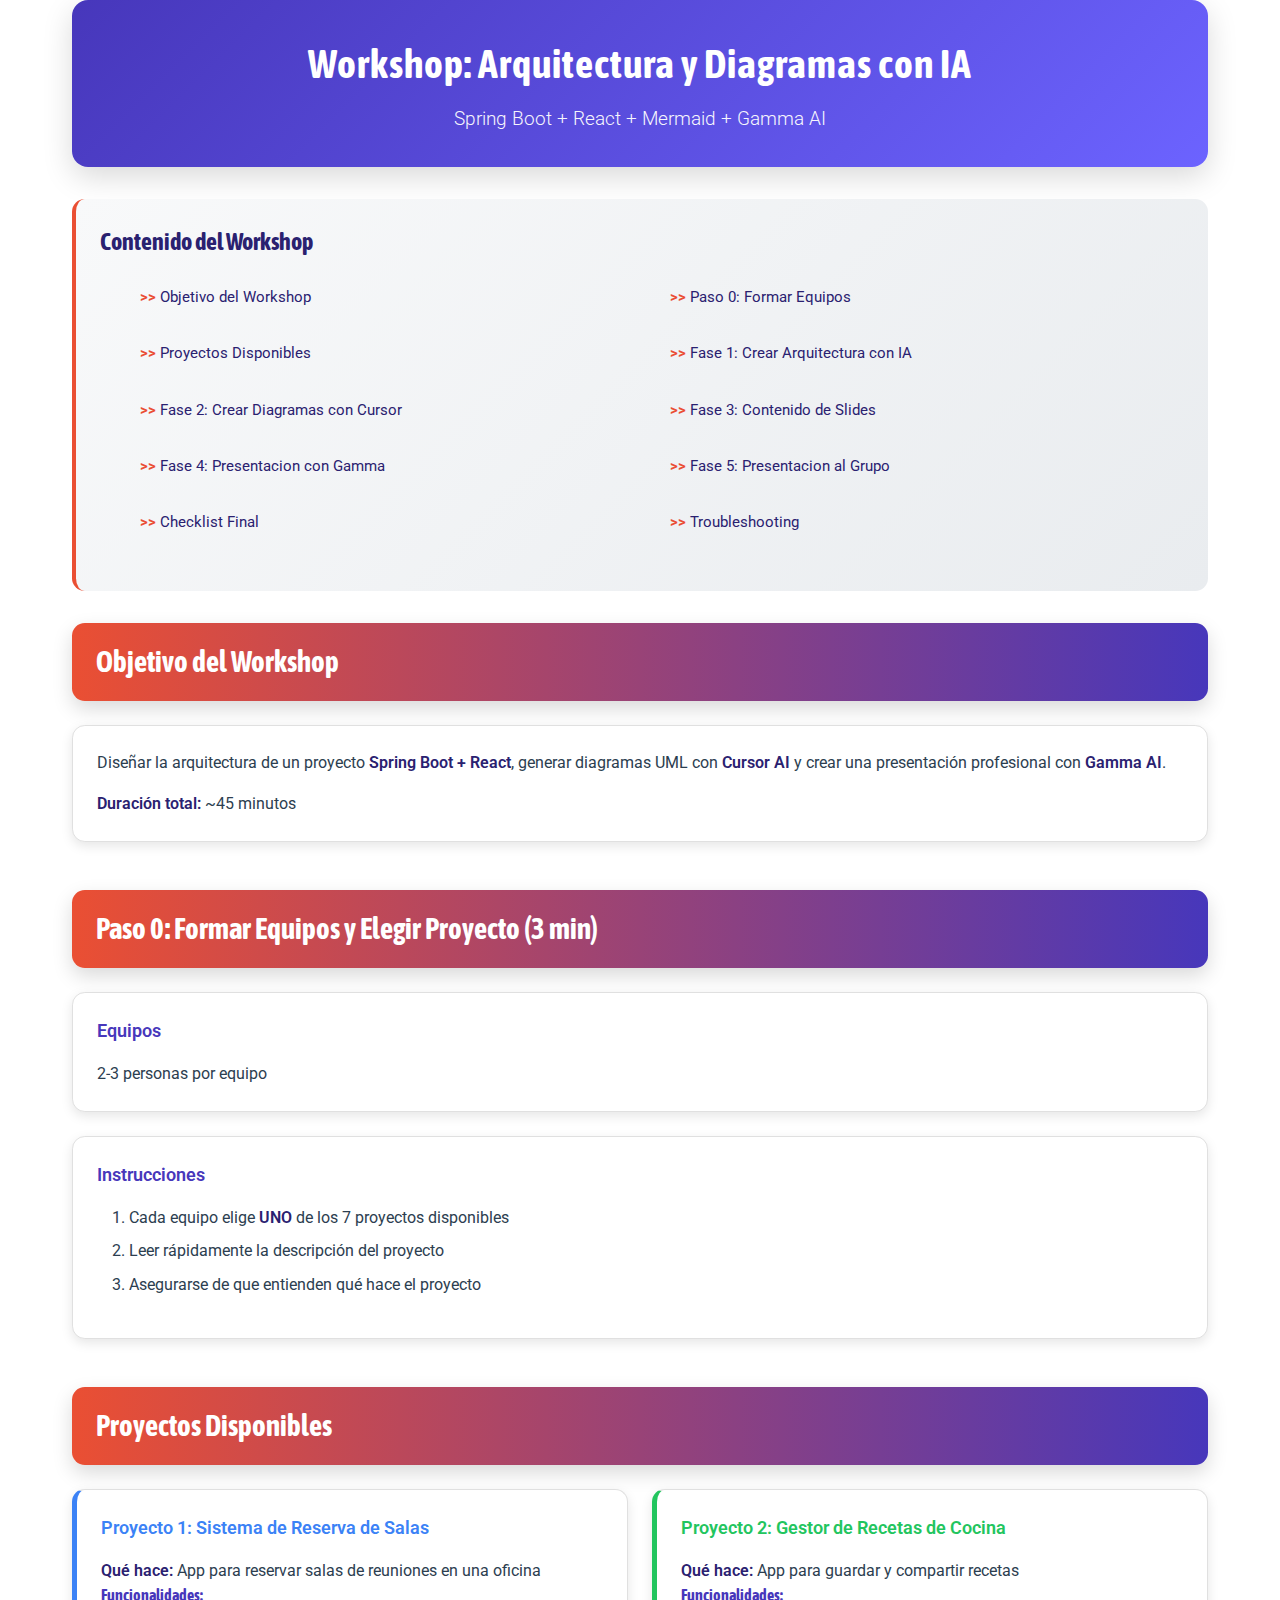
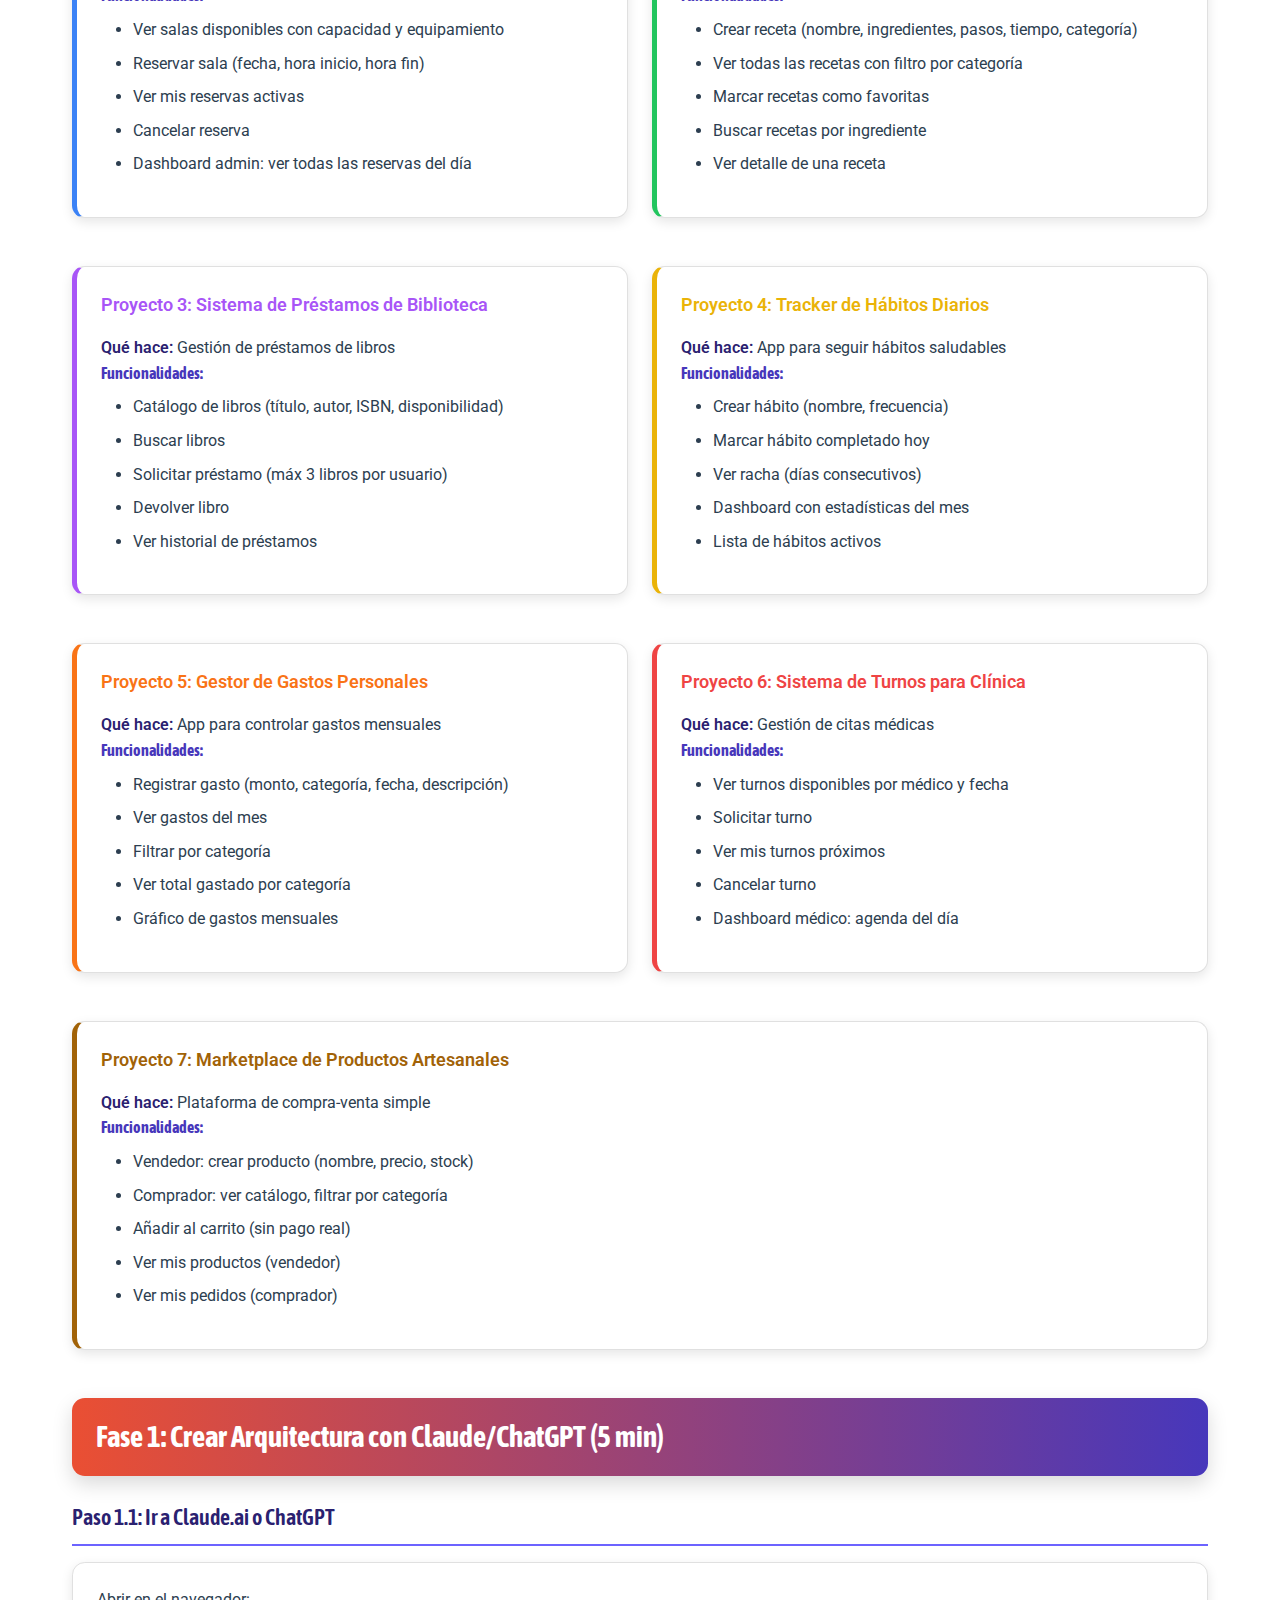
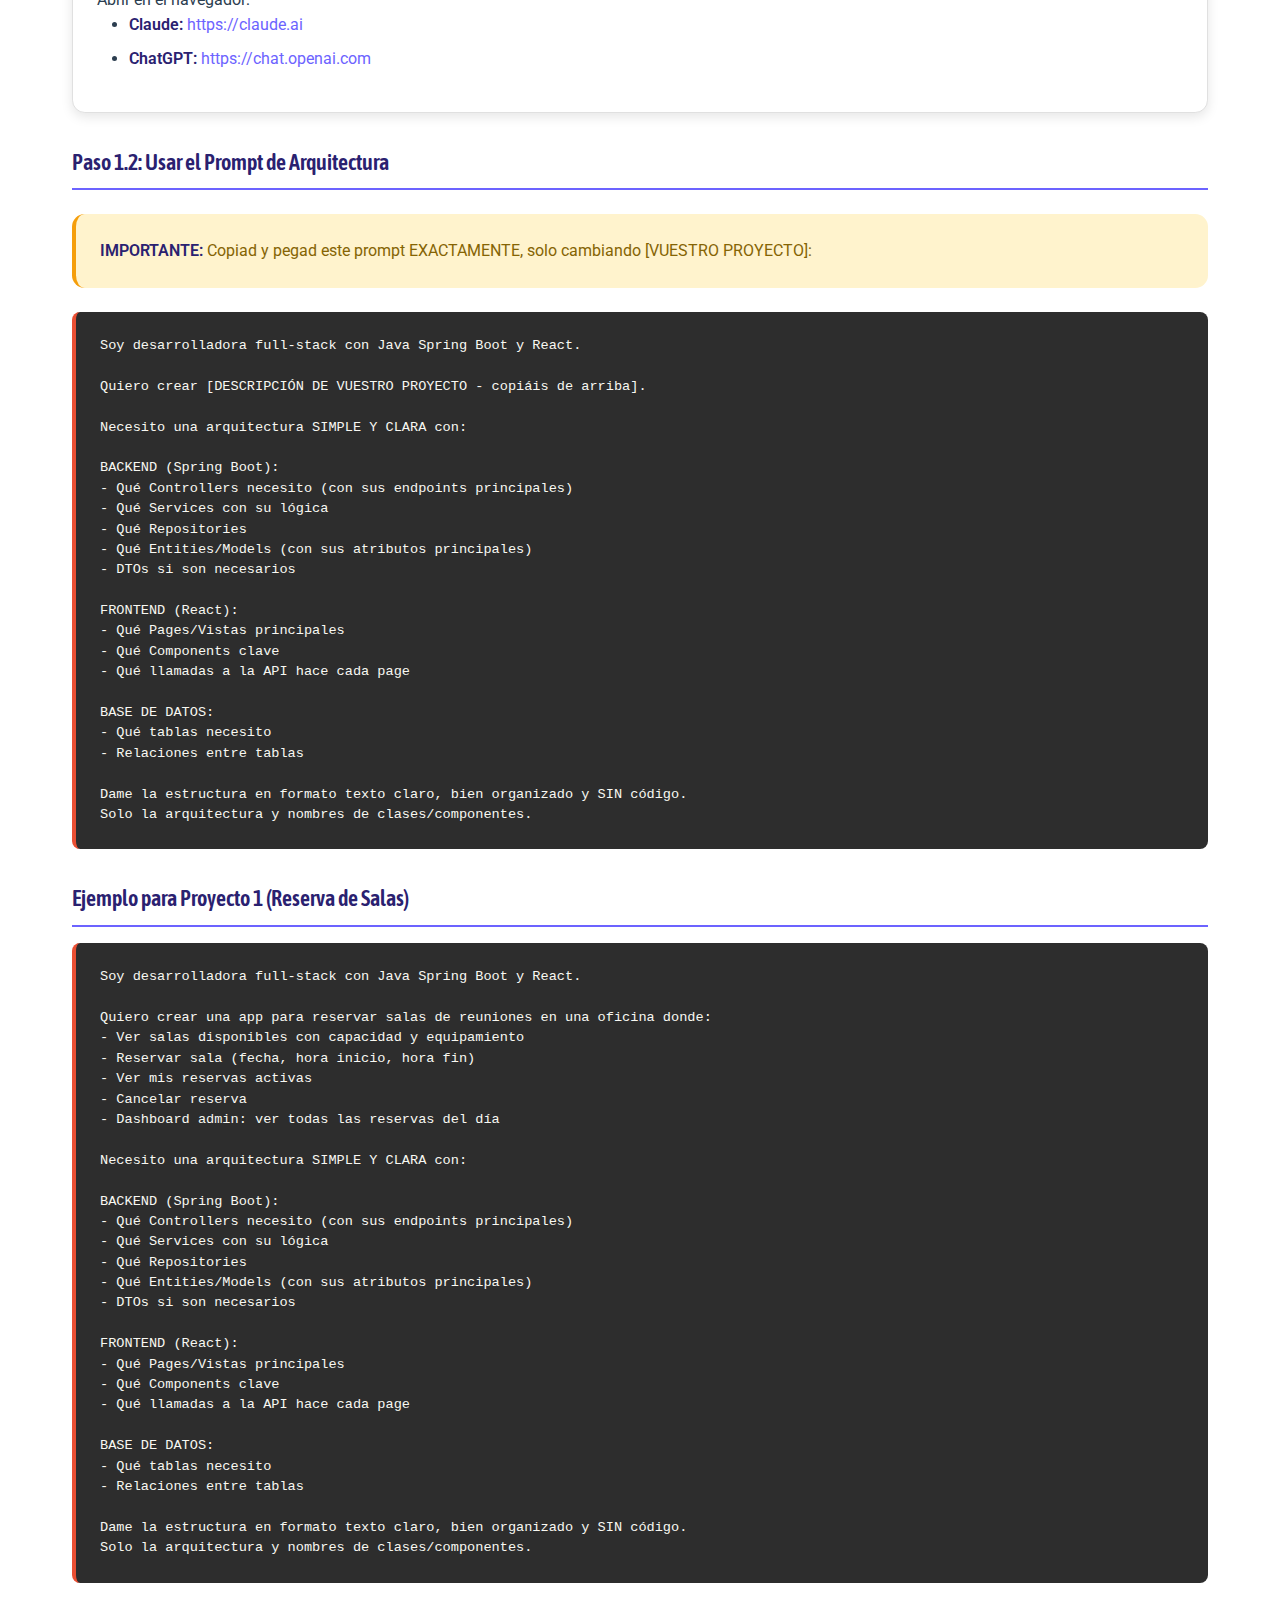
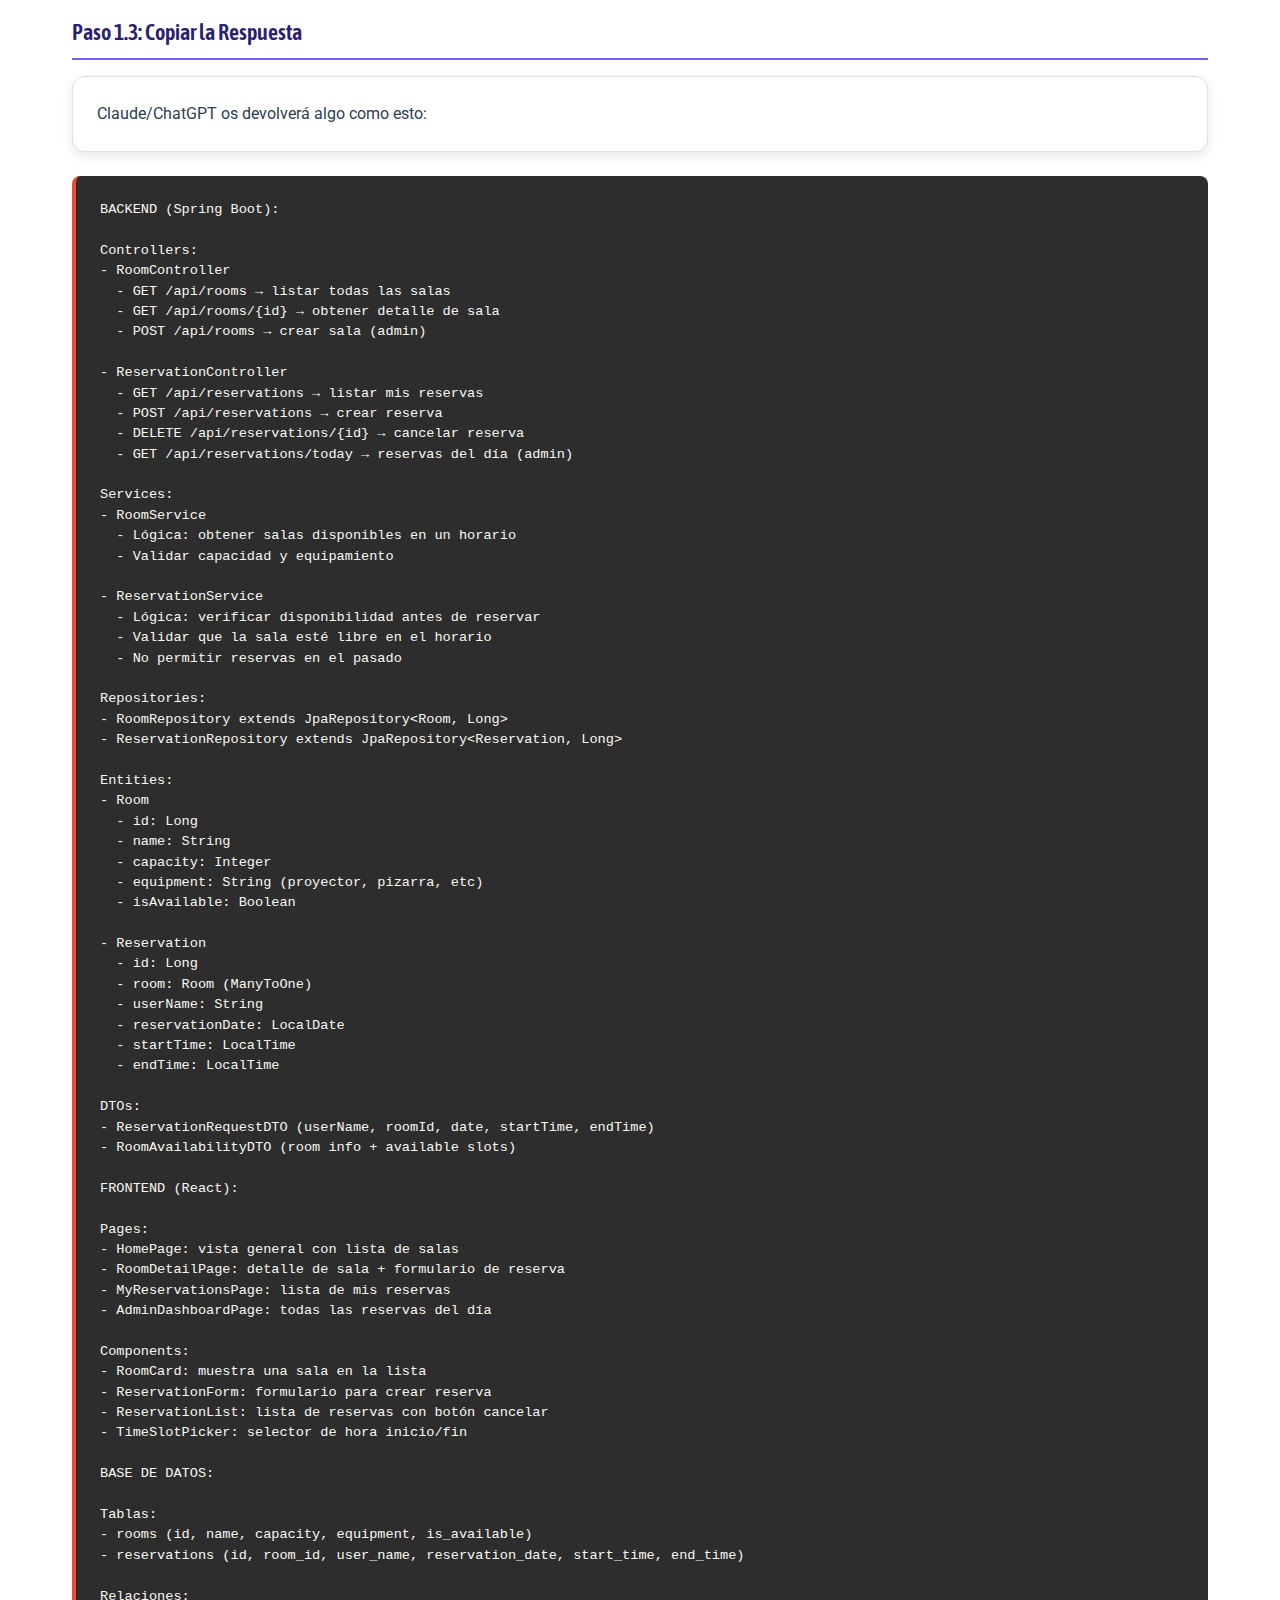
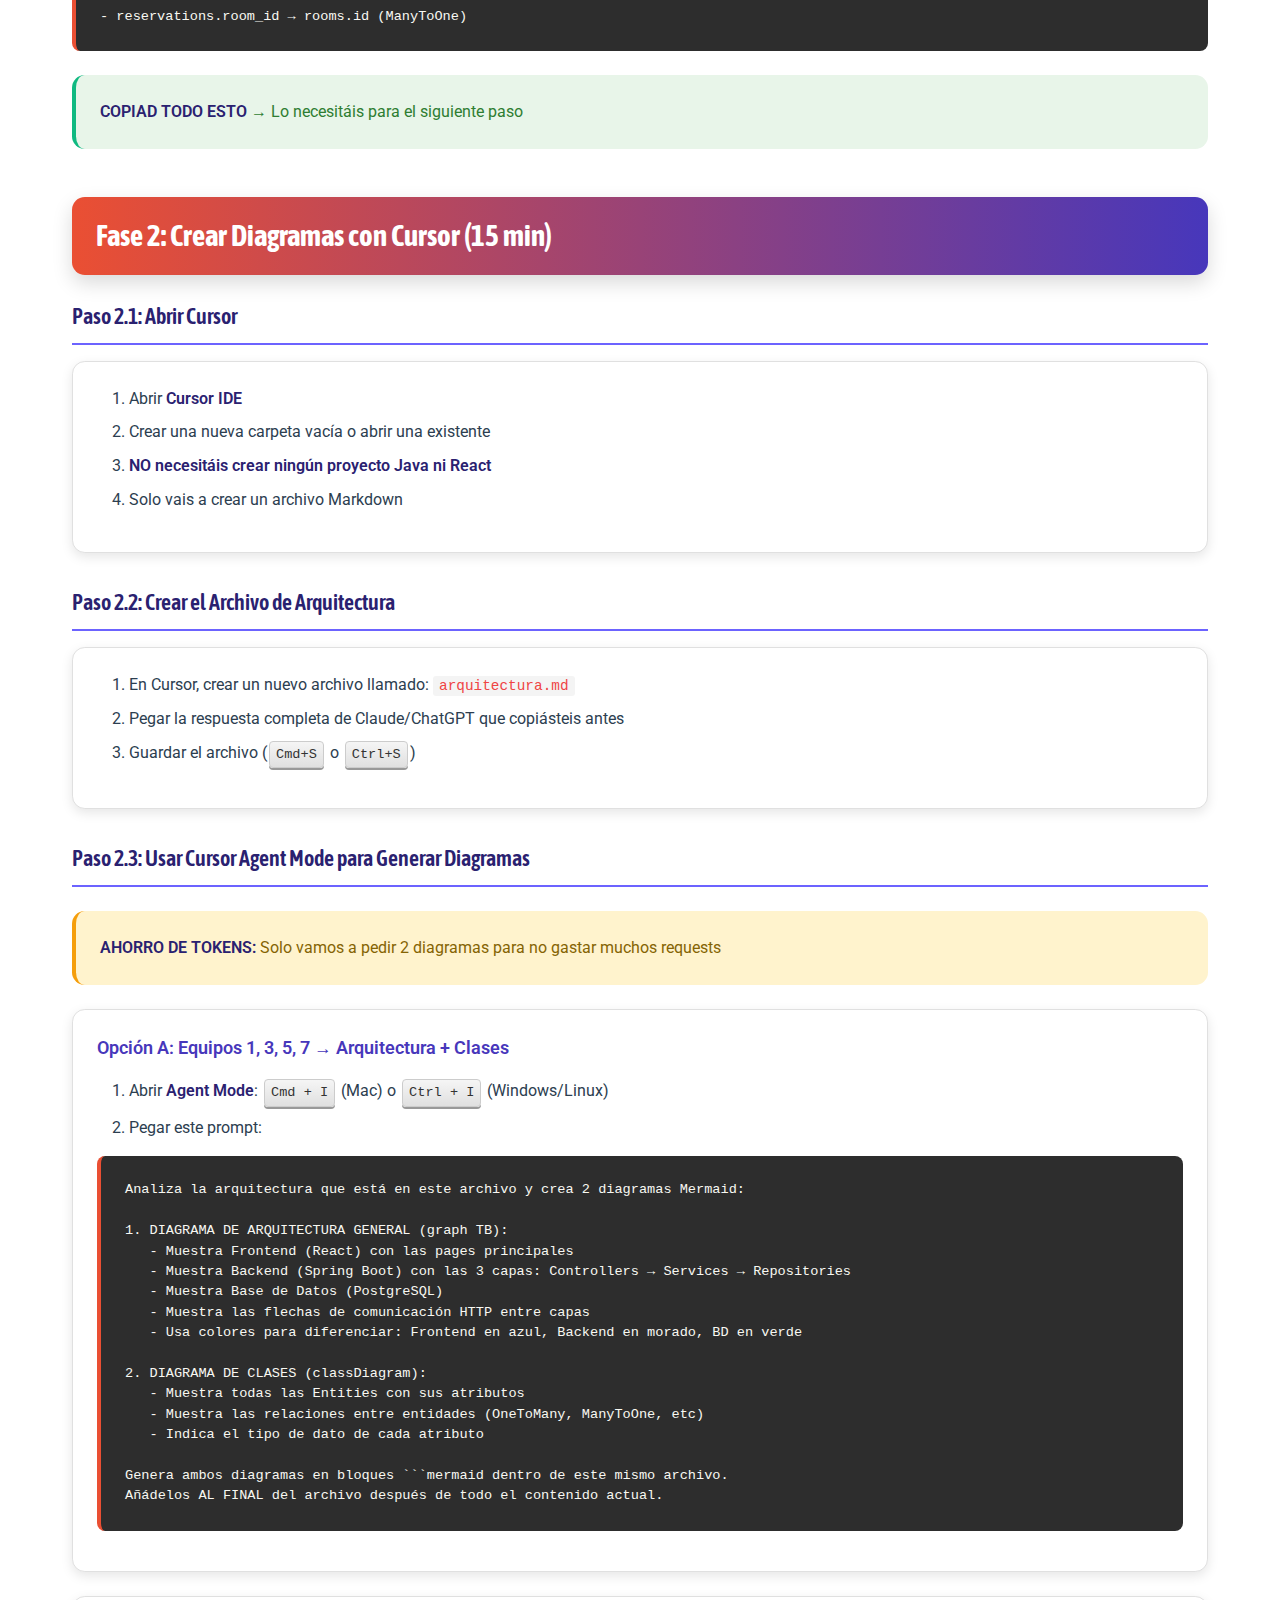
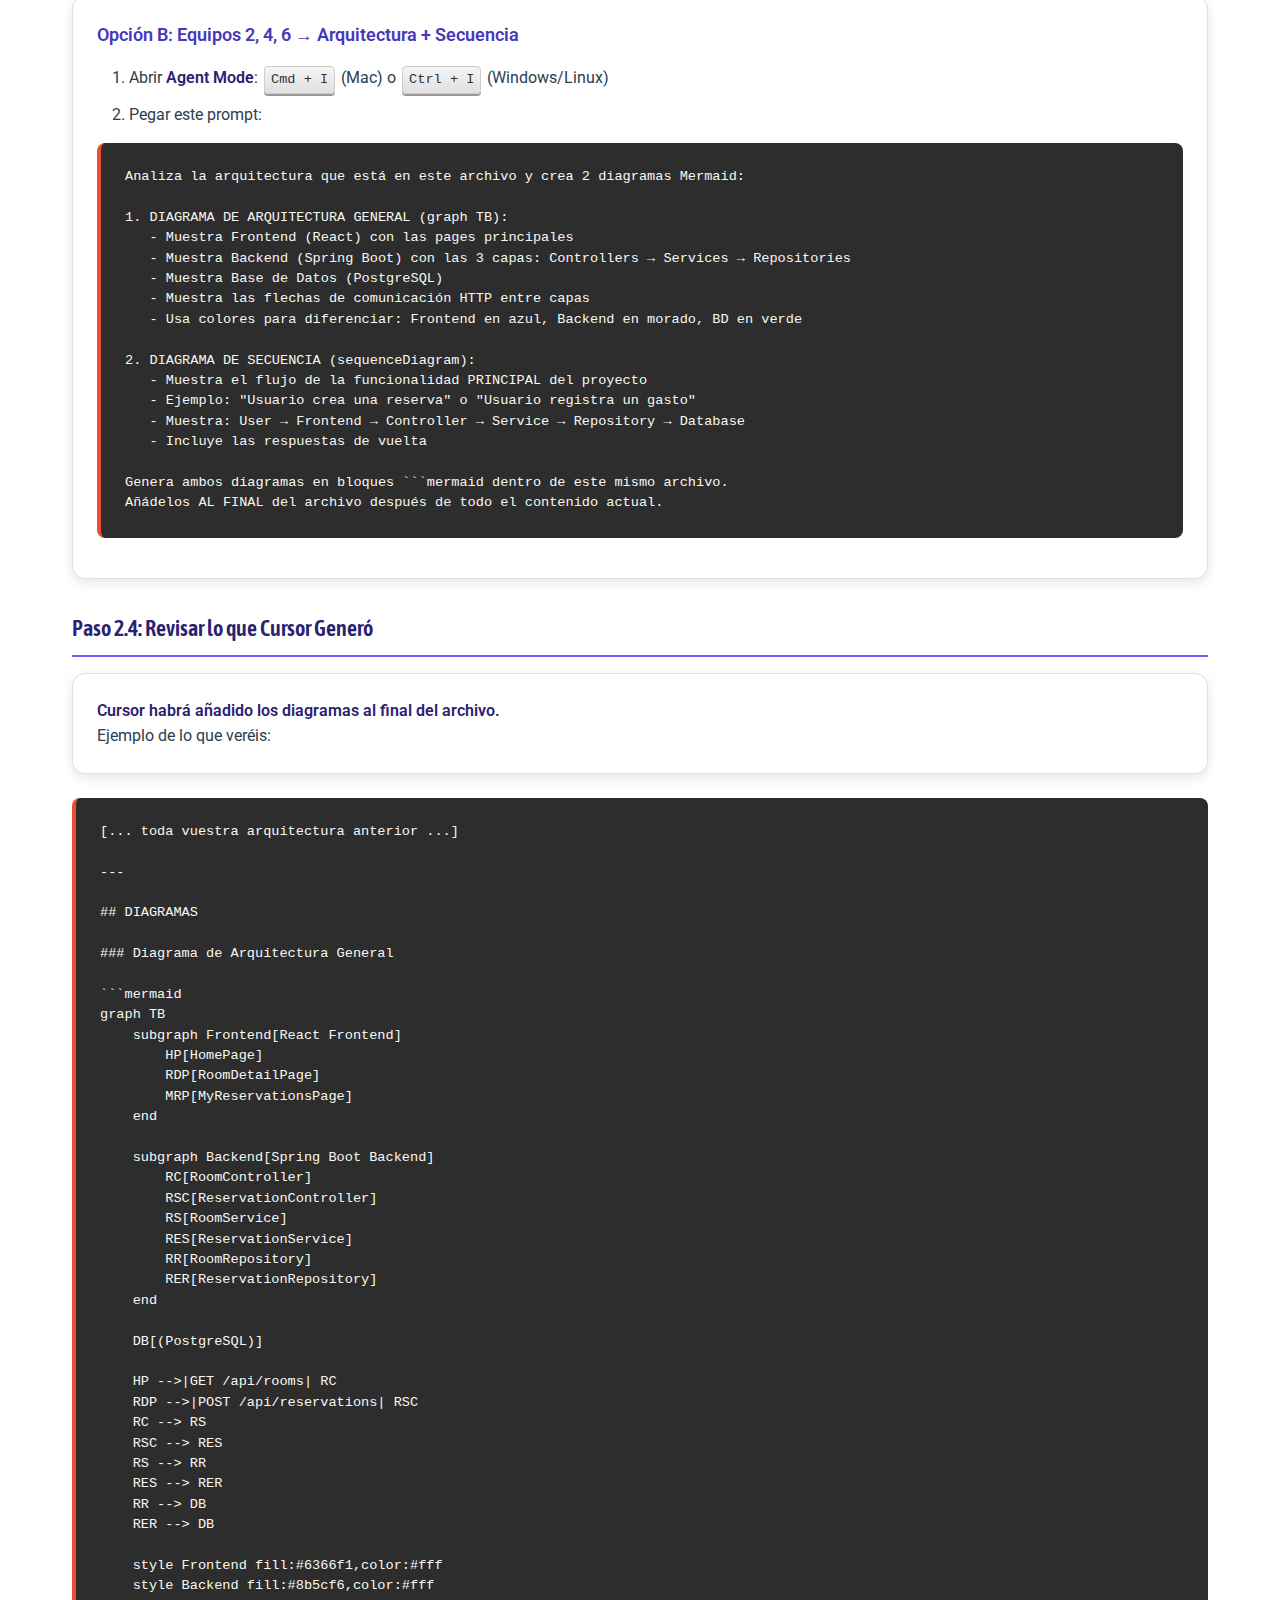
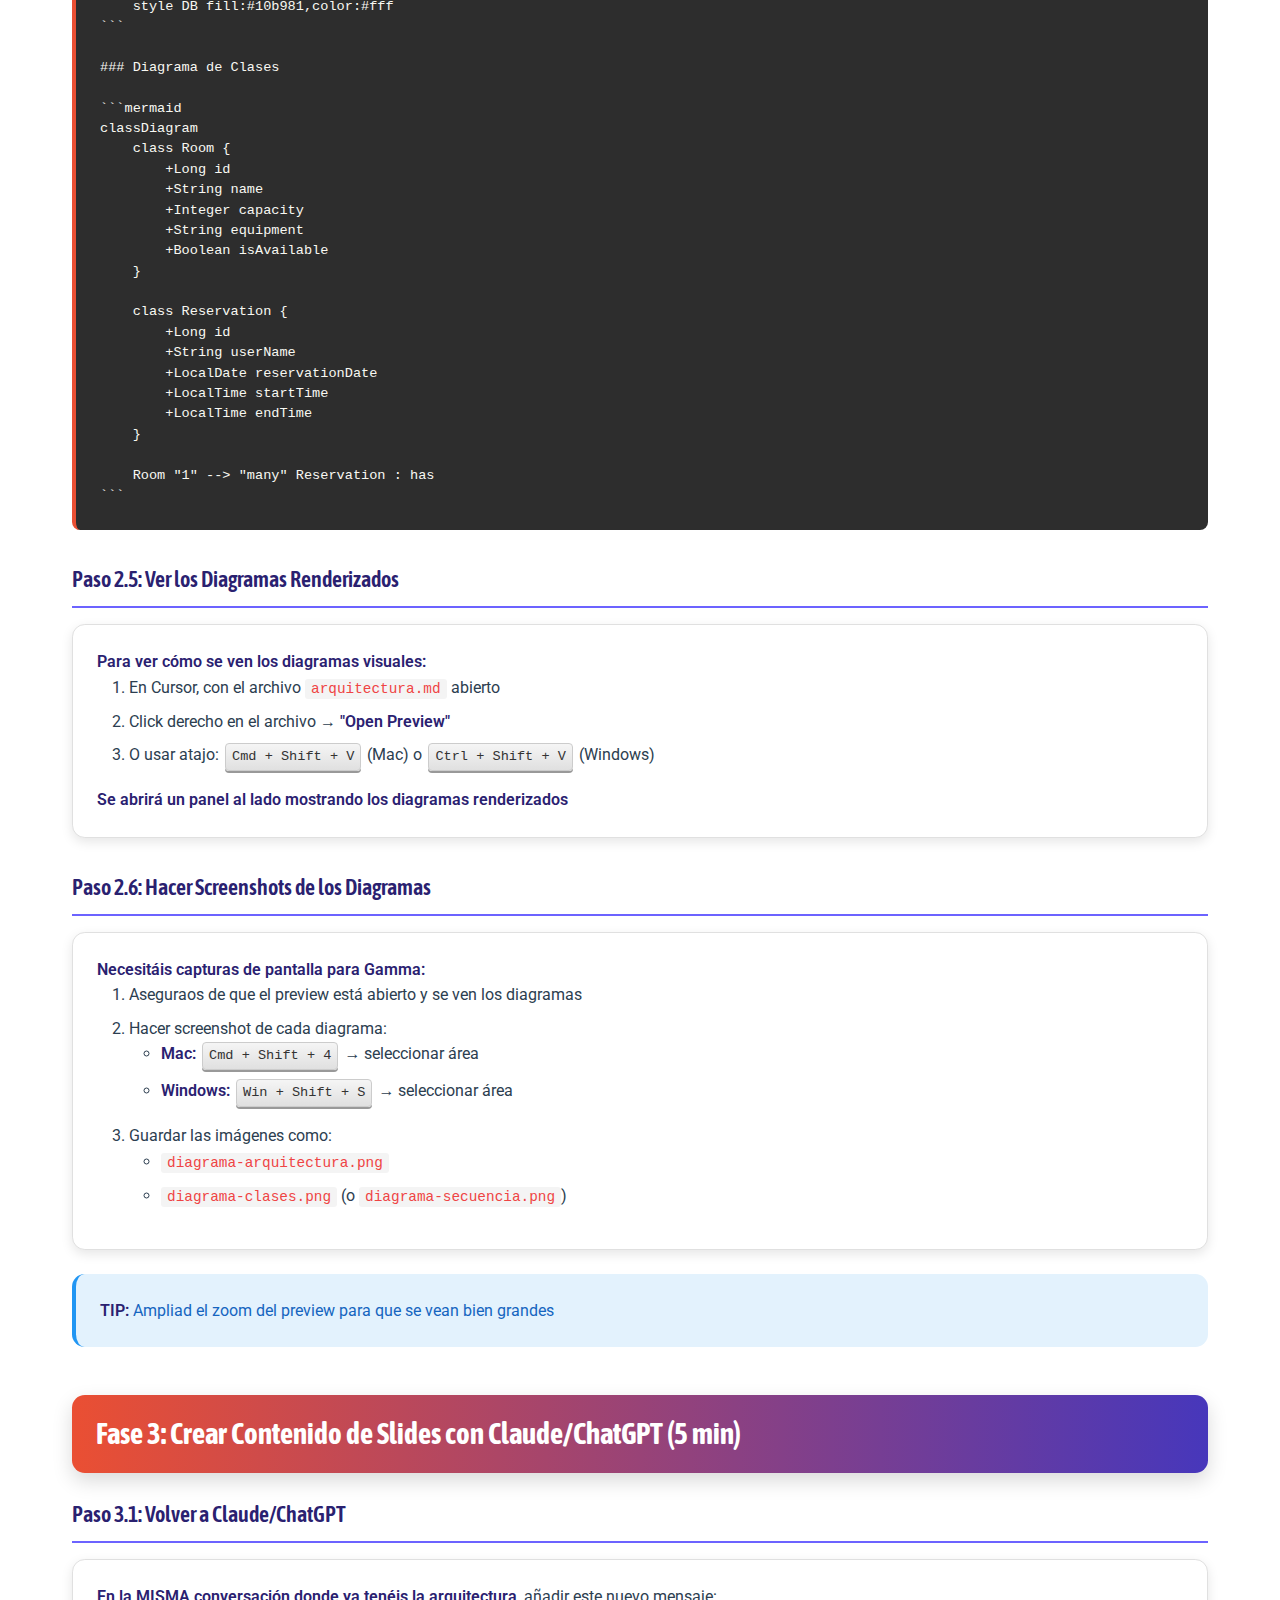
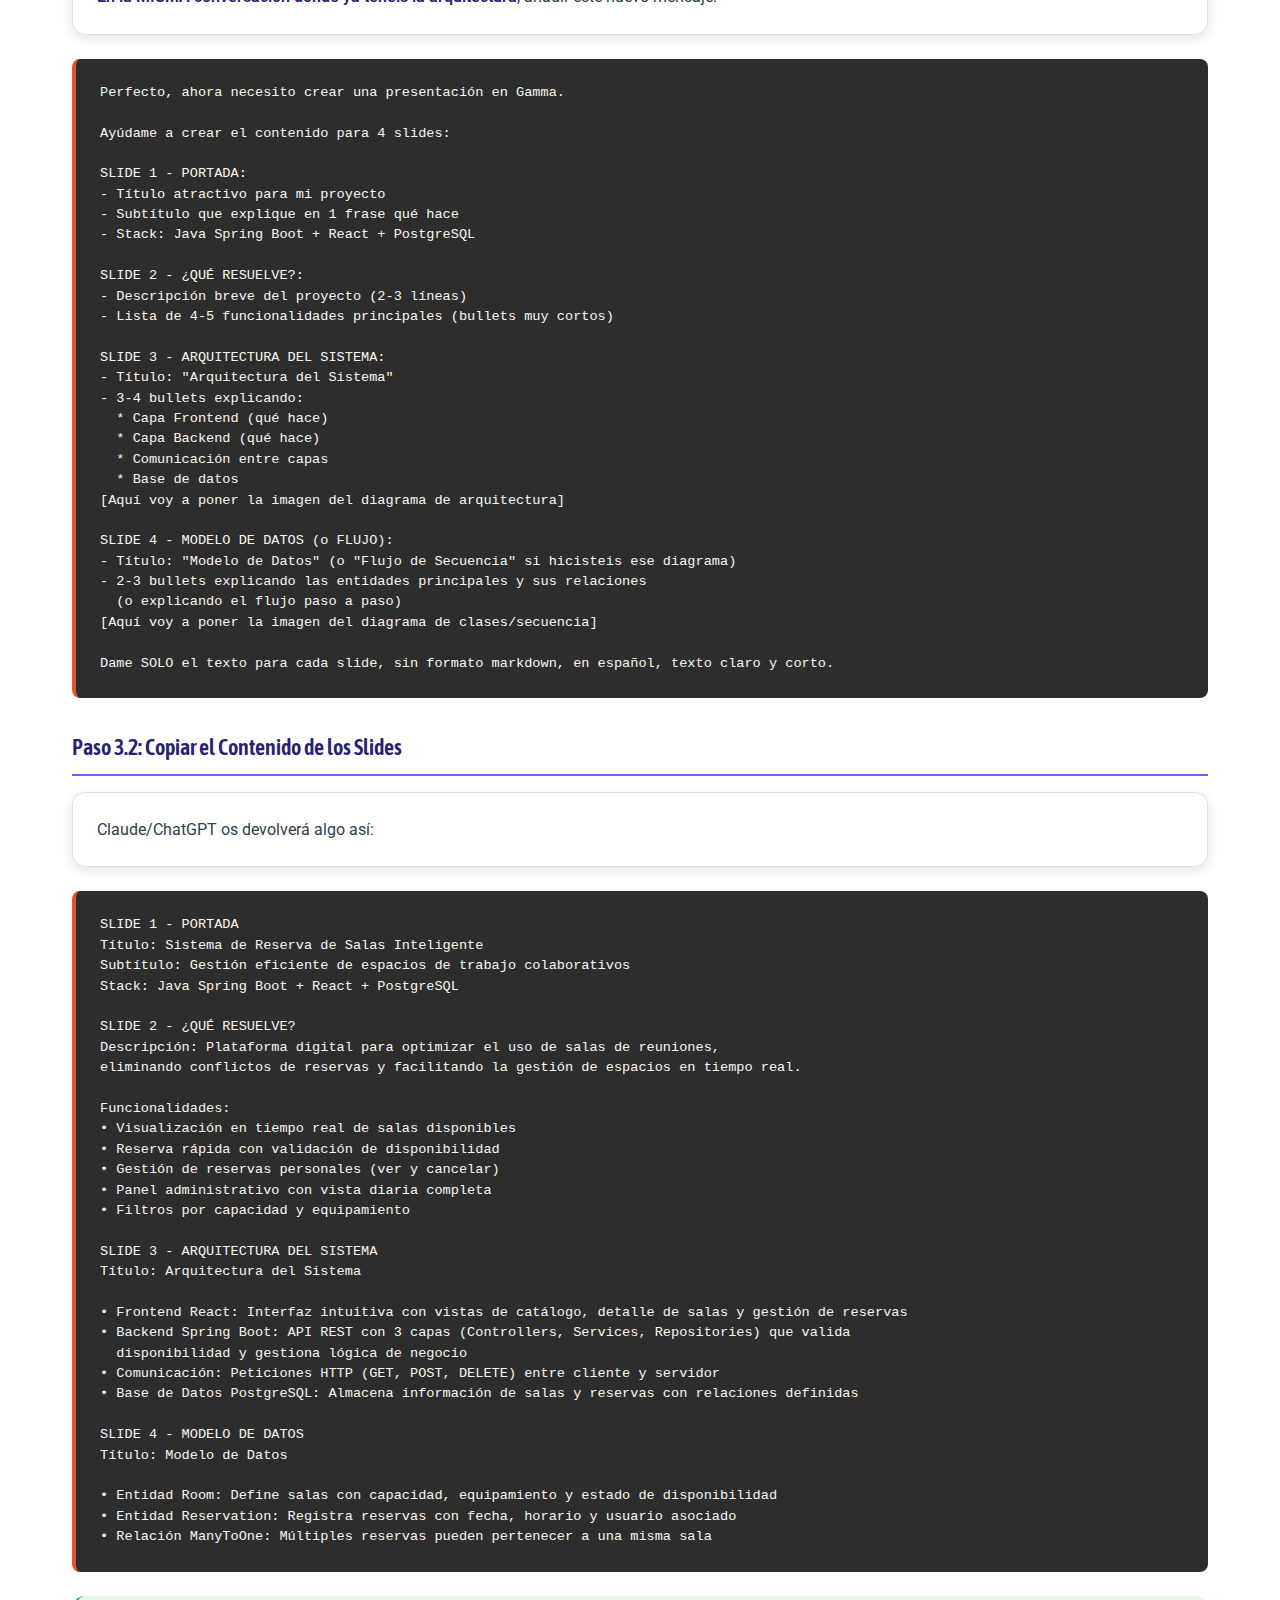
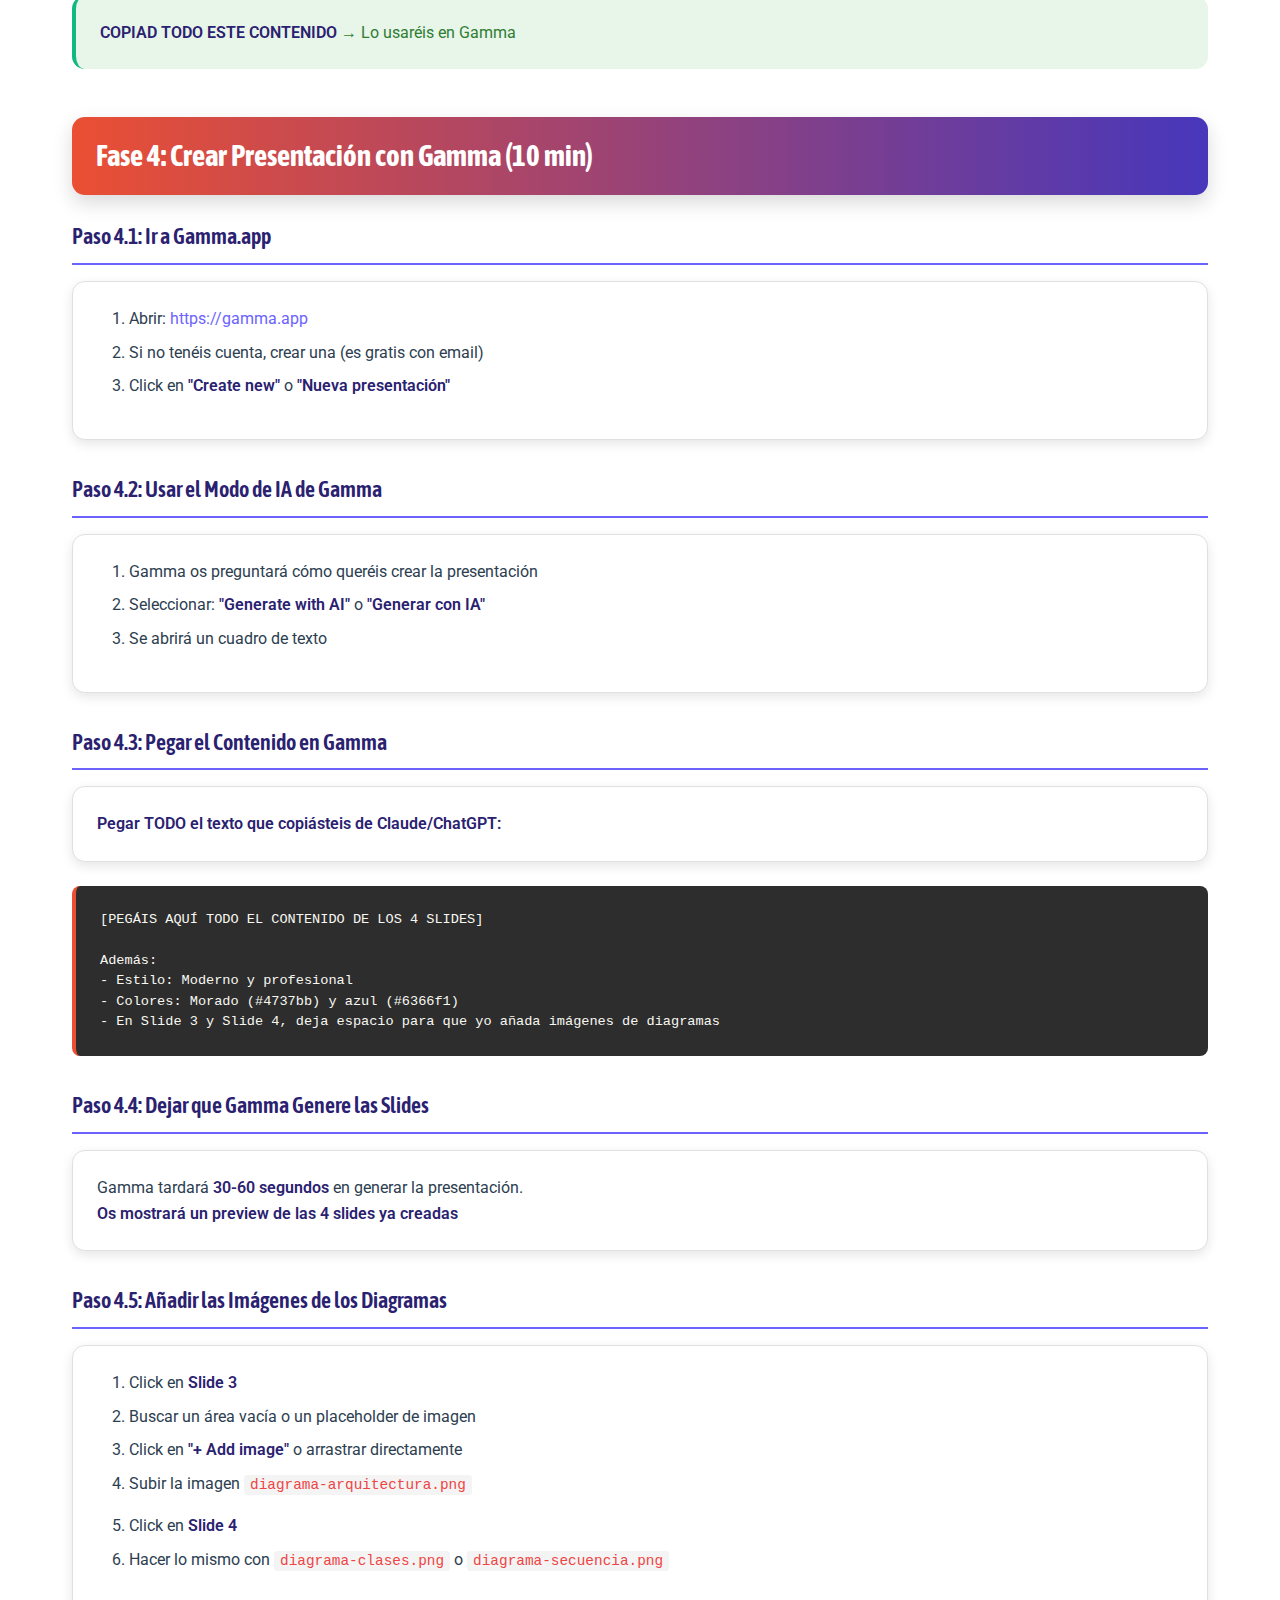
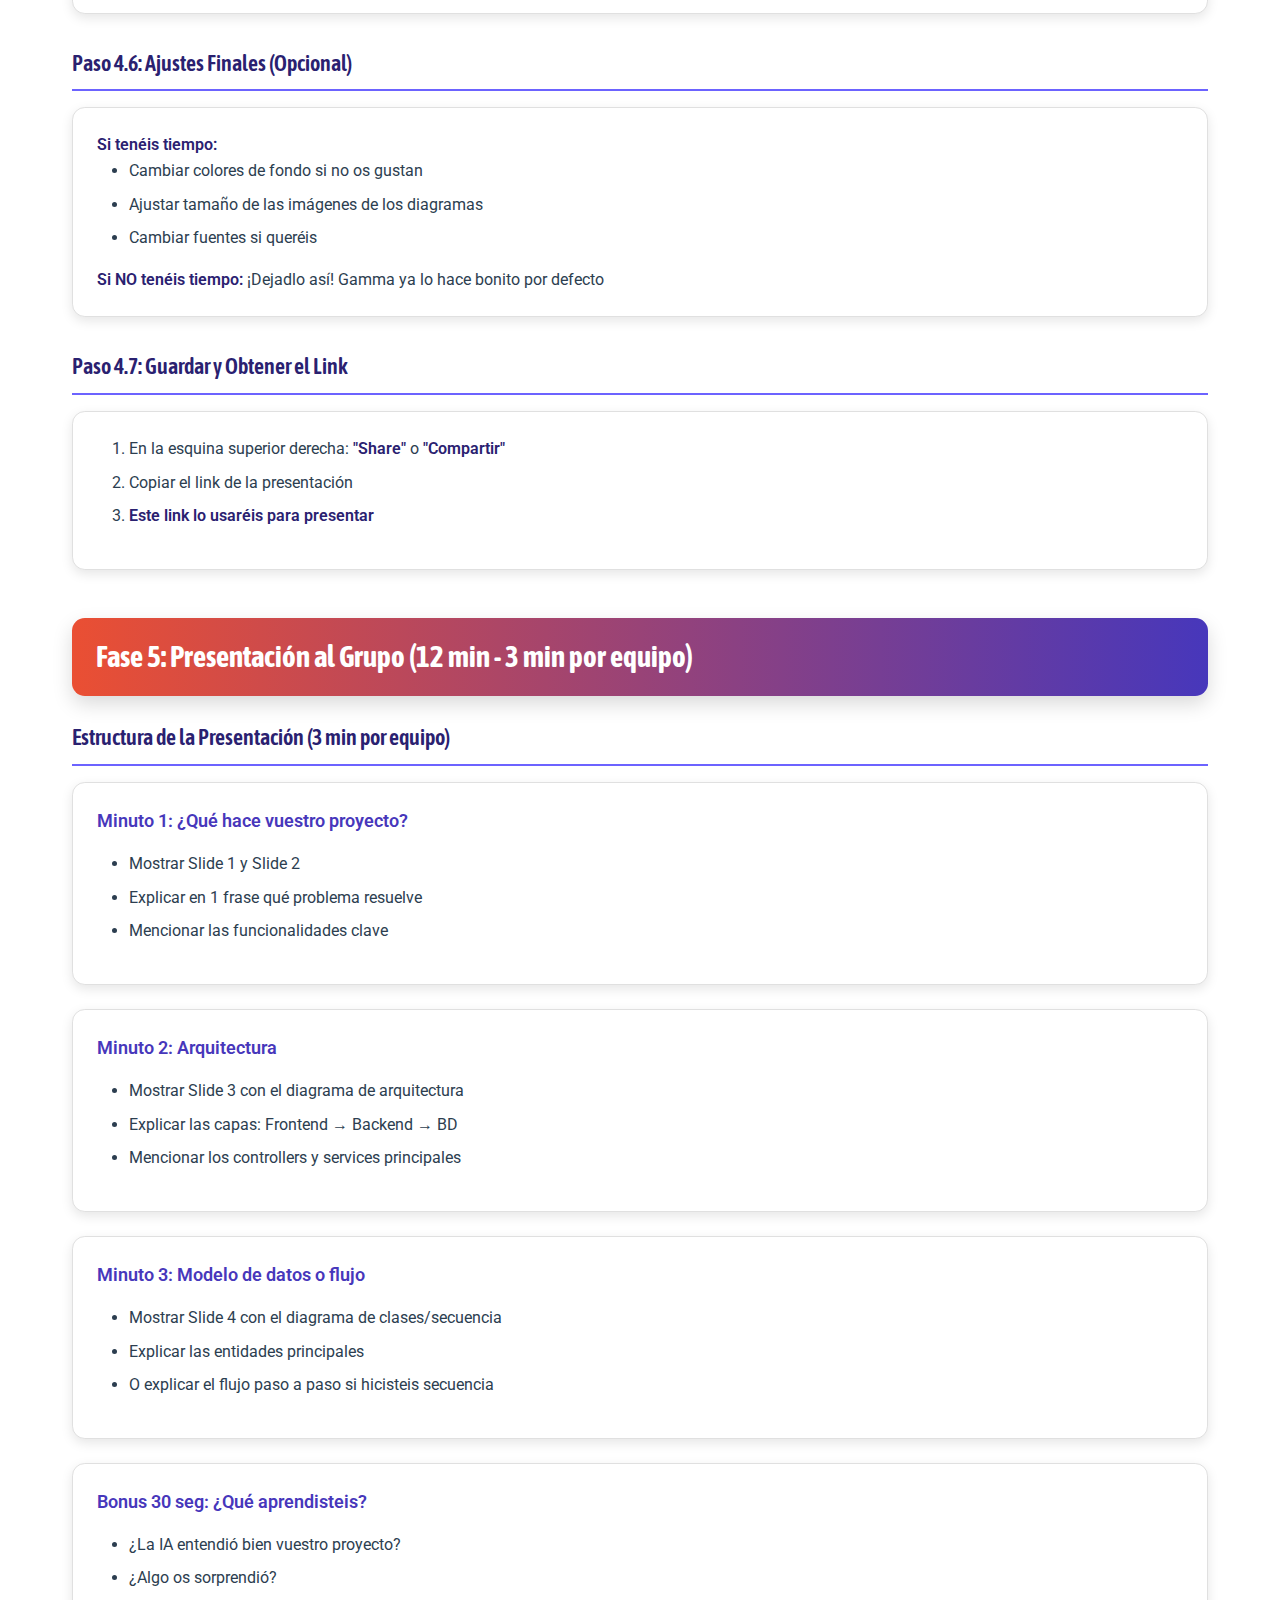
<file: workshop/index.html>
<!DOCTYPE html>
<html lang="es">
<head>
    <meta charset="UTF-8">
    <meta name="viewport" content="width=device-width, initial-scale=1.0">
    <title>Workshop: Arquitectura y Diagramas con IA</title>
    <link href="https://fonts.googleapis.com/css2?family=Roboto:wght@300;400;500;700&family=Asap+Condensed:wght@400;600;700&display=swap" rel="stylesheet">
    <link rel="stylesheet" href="styles.css">
</head>
<body>
    <div class="header">
        <h1>Workshop: Arquitectura y Diagramas con IA</h1>
        <div class="subtitle">Spring Boot + React + Mermaid + Gamma AI</div>
    </div>

    <div class="toc">
        <h2>Contenido del Workshop</h2>
        <ul>
            <li><a href="#objetivo">Objetivo del Workshop</a></li>
            <li><a href="#paso0">Paso 0: Formar Equipos</a></li>
            <li><a href="#proyectos">Proyectos Disponibles</a></li>
            <li><a href="#fase1">Fase 1: Crear Arquitectura con IA</a></li>
            <li><a href="#fase2">Fase 2: Crear Diagramas con Cursor</a></li>
            <li><a href="#fase3">Fase 3: Contenido de Slides</a></li>
            <li><a href="#fase4">Fase 4: Presentacion con Gamma</a></li>
            <li><a href="#fase5">Fase 5: Presentacion al Grupo</a></li>
            <li><a href="#checklist">Checklist Final</a></li>
            <li><a href="#troubleshooting">Troubleshooting</a></li>
        </ul>
    </div>

    <!-- OBJETIVO -->
    <div class="section" id="objetivo">
        <h2 class="section-title">Objetivo del Workshop</h2>
        <div class="card">
            <p>Diseñar la arquitectura de un proyecto <strong>Spring Boot + React</strong>, generar diagramas UML con <strong>Cursor AI</strong> y crear una presentación profesional con <strong>Gamma AI</strong>.</p>
            <p class="mt-1"><strong>Duración total:</strong> ~45 minutos</p>
        </div>
    </div>

    <!-- PASO 0 -->
    <div class="section" id="paso0">
        <h2 class="section-title">Paso 0: Formar Equipos y Elegir Proyecto (3 min)</h2>

        <div class="card">
            <div class="card-header">Equipos</div>
            <p>2-3 personas por equipo</p>
        </div>

        <div class="card">
            <div class="card-header">Instrucciones</div>
            <ol>
                <li>Cada equipo elige <strong>UNO</strong> de los 7 proyectos disponibles</li>
                <li>Leer rápidamente la descripción del proyecto</li>
                <li>Asegurarse de que entienden qué hace el proyecto</li>
            </ol>
        </div>
    </div>

    <div class="page-break"></div>

    <!-- PROYECTOS -->
    <div class="section" id="proyectos">
        <h2 class="section-title">Proyectos Disponibles</h2>

        <div class="grid-2">
            <!-- Proyecto 1 -->
            <div class="card project-card blue">
                <div class="card-header">Proyecto 1: Sistema de Reserva de Salas</div>
                <p><strong>Qué hace:</strong> App para reservar salas de reuniones en una oficina</p>
                <h4>Funcionalidades:</h4>
                <ul>
                    <li>Ver salas disponibles con capacidad y equipamiento</li>
                    <li>Reservar sala (fecha, hora inicio, hora fin)</li>
                    <li>Ver mis reservas activas</li>
                    <li>Cancelar reserva</li>
                    <li>Dashboard admin: ver todas las reservas del día</li>
                </ul>
            </div>

            <!-- Proyecto 2 -->
            <div class="card project-card green">
                <div class="card-header">Proyecto 2: Gestor de Recetas de Cocina</div>
                <p><strong>Qué hace:</strong> App para guardar y compartir recetas</p>
                <h4>Funcionalidades:</h4>
                <ul>
                    <li>Crear receta (nombre, ingredientes, pasos, tiempo, categoría)</li>
                    <li>Ver todas las recetas con filtro por categoría</li>
                    <li>Marcar recetas como favoritas</li>
                    <li>Buscar recetas por ingrediente</li>
                    <li>Ver detalle de una receta</li>
                </ul>
            </div>

            <!-- Proyecto 3 -->
            <div class="card project-card purple">
                <div class="card-header">Proyecto 3: Sistema de Préstamos de Biblioteca</div>
                <p><strong>Qué hace:</strong> Gestión de préstamos de libros</p>
                <h4>Funcionalidades:</h4>
                <ul>
                    <li>Catálogo de libros (título, autor, ISBN, disponibilidad)</li>
                    <li>Buscar libros</li>
                    <li>Solicitar préstamo (máx 3 libros por usuario)</li>
                    <li>Devolver libro</li>
                    <li>Ver historial de préstamos</li>
                </ul>
            </div>

            <!-- Proyecto 4 -->
            <div class="card project-card yellow">
                <div class="card-header">Proyecto 4: Tracker de Hábitos Diarios</div>
                <p><strong>Qué hace:</strong> App para seguir hábitos saludables</p>
                <h4>Funcionalidades:</h4>
                <ul>
                    <li>Crear hábito (nombre, frecuencia)</li>
                    <li>Marcar hábito completado hoy</li>
                    <li>Ver racha (días consecutivos)</li>
                    <li>Dashboard con estadísticas del mes</li>
                    <li>Lista de hábitos activos</li>
                </ul>
            </div>

            <!-- Proyecto 5 -->
            <div class="card project-card orange">
                <div class="card-header">Proyecto 5: Gestor de Gastos Personales</div>
                <p><strong>Qué hace:</strong> App para controlar gastos mensuales</p>
                <h4>Funcionalidades:</h4>
                <ul>
                    <li>Registrar gasto (monto, categoría, fecha, descripción)</li>
                    <li>Ver gastos del mes</li>
                    <li>Filtrar por categoría</li>
                    <li>Ver total gastado por categoría</li>
                    <li>Gráfico de gastos mensuales</li>
                </ul>
            </div>

            <!-- Proyecto 6 -->
            <div class="card project-card red">
                <div class="card-header">Proyecto 6: Sistema de Turnos para Clínica</div>
                <p><strong>Qué hace:</strong> Gestión de citas médicas</p>
                <h4>Funcionalidades:</h4>
                <ul>
                    <li>Ver turnos disponibles por médico y fecha</li>
                    <li>Solicitar turno</li>
                    <li>Ver mis turnos próximos</li>
                    <li>Cancelar turno</li>
                    <li>Dashboard médico: agenda del día</li>
                </ul>
            </div>
        </div>

        <!-- Proyecto 7 -->
        <div class="card project-card brown">
            <div class="card-header">Proyecto 7: Marketplace de Productos Artesanales</div>
            <p><strong>Qué hace:</strong> Plataforma de compra-venta simple</p>
            <h4>Funcionalidades:</h4>
            <ul>
                <li>Vendedor: crear producto (nombre, precio, stock)</li>
                <li>Comprador: ver catálogo, filtrar por categoría</li>
                <li>Añadir al carrito (sin pago real)</li>
                <li>Ver mis productos (vendedor)</li>
                <li>Ver mis pedidos (comprador)</li>
            </ul>
        </div>
    </div>

    <div class="page-break"></div>

    <!-- FASE 1 -->
    <div class="section" id="fase1">
        <h2 class="section-title">Fase 1: Crear Arquitectura con Claude/ChatGPT (5 min)</h2>

        <div class="subsection">
            <h3 class="subsection-title">Paso 1.1: Ir a Claude.ai o ChatGPT</h3>
            <div class="card">
                <p>Abrir en el navegador:</p>
                <ul>
                    <li><strong>Claude:</strong> <a href="https://claude.ai" target="_blank" rel="noopener noreferrer">https://claude.ai</a></li>
                    <li><strong>ChatGPT:</strong> <a href="https://chat.openai.com" target="_blank" rel="noopener noreferrer">https://chat.openai.com</a></li>
                </ul>
            </div>
        </div>

        <div class="subsection">
            <h3 class="subsection-title">Paso 1.2: Usar el Prompt de Arquitectura</h3>
            <div class="alert alert-warning">
                <strong>IMPORTANTE:</strong> Copiad y pegad este prompt EXACTAMENTE, solo cambiando [VUESTRO PROYECTO]:
            </div>
            <pre>Soy desarrolladora full-stack con Java Spring Boot y React.

Quiero crear [DESCRIPCIÓN DE VUESTRO PROYECTO - copiáis de arriba].

Necesito una arquitectura SIMPLE Y CLARA con:

BACKEND (Spring Boot):
- Qué Controllers necesito (con sus endpoints principales)
- Qué Services con su lógica
- Qué Repositories
- Qué Entities/Models (con sus atributos principales)
- DTOs si son necesarios

FRONTEND (React):
- Qué Pages/Vistas principales
- Qué Components clave
- Qué llamadas a la API hace cada page

BASE DE DATOS:
- Qué tablas necesito
- Relaciones entre tablas

Dame la estructura en formato texto claro, bien organizado y SIN código.
Solo la arquitectura y nombres de clases/componentes.</pre>
        </div>

        <div class="subsection">
            <h3 class="subsection-title">Ejemplo para Proyecto 1 (Reserva de Salas)</h3>
            <pre>Soy desarrolladora full-stack con Java Spring Boot y React.

Quiero crear una app para reservar salas de reuniones en una oficina donde:
- Ver salas disponibles con capacidad y equipamiento
- Reservar sala (fecha, hora inicio, hora fin)
- Ver mis reservas activas
- Cancelar reserva
- Dashboard admin: ver todas las reservas del día

Necesito una arquitectura SIMPLE Y CLARA con:

BACKEND (Spring Boot):
- Qué Controllers necesito (con sus endpoints principales)
- Qué Services con su lógica
- Qué Repositories
- Qué Entities/Models (con sus atributos principales)
- DTOs si son necesarios

FRONTEND (React):
- Qué Pages/Vistas principales
- Qué Components clave
- Qué llamadas a la API hace cada page

BASE DE DATOS:
- Qué tablas necesito
- Relaciones entre tablas

Dame la estructura en formato texto claro, bien organizado y SIN código.
Solo la arquitectura y nombres de clases/componentes.</pre>
        </div>

        <div class="subsection">
            <h3 class="subsection-title">Paso 1.3: Copiar la Respuesta</h3>
            <div class="card">
                <p>Claude/ChatGPT os devolverá algo como esto:</p>
            </div>
            <pre>BACKEND (Spring Boot):

Controllers:
- RoomController
  - GET /api/rooms → listar todas las salas
  - GET /api/rooms/{id} → obtener detalle de sala
  - POST /api/rooms → crear sala (admin)

- ReservationController
  - GET /api/reservations → listar mis reservas
  - POST /api/reservations → crear reserva
  - DELETE /api/reservations/{id} → cancelar reserva
  - GET /api/reservations/today → reservas del día (admin)

Services:
- RoomService
  - Lógica: obtener salas disponibles en un horario
  - Validar capacidad y equipamiento

- ReservationService
  - Lógica: verificar disponibilidad antes de reservar
  - Validar que la sala esté libre en el horario
  - No permitir reservas en el pasado

Repositories:
- RoomRepository extends JpaRepository&lt;Room, Long&gt;
- ReservationRepository extends JpaRepository&lt;Reservation, Long&gt;

Entities:
- Room
  - id: Long
  - name: String
  - capacity: Integer
  - equipment: String (proyector, pizarra, etc)
  - isAvailable: Boolean

- Reservation
  - id: Long
  - room: Room (ManyToOne)
  - userName: String
  - reservationDate: LocalDate
  - startTime: LocalTime
  - endTime: LocalTime

DTOs:
- ReservationRequestDTO (userName, roomId, date, startTime, endTime)
- RoomAvailabilityDTO (room info + available slots)

FRONTEND (React):

Pages:
- HomePage: vista general con lista de salas
- RoomDetailPage: detalle de sala + formulario de reserva
- MyReservationsPage: lista de mis reservas
- AdminDashboardPage: todas las reservas del día

Components:
- RoomCard: muestra una sala en la lista
- ReservationForm: formulario para crear reserva
- ReservationList: lista de reservas con botón cancelar
- TimeSlotPicker: selector de hora inicio/fin

BASE DE DATOS:

Tablas:
- rooms (id, name, capacity, equipment, is_available)
- reservations (id, room_id, user_name, reservation_date, start_time, end_time)

Relaciones:
- reservations.room_id → rooms.id (ManyToOne)</pre>

            <div class="alert alert-success">
                <strong>COPIAD TODO ESTO</strong> → Lo necesitáis para el siguiente paso
            </div>
        </div>
    </div>

    <div class="page-break"></div>

    <!-- FASE 2 -->
    <div class="section" id="fase2">
        <h2 class="section-title">Fase 2: Crear Diagramas con Cursor (15 min)</h2>

        <div class="subsection">
            <h3 class="subsection-title">Paso 2.1: Abrir Cursor</h3>
            <div class="card">
                <ol>
                    <li>Abrir <strong>Cursor IDE</strong></li>
                    <li>Crear una nueva carpeta vacía o abrir una existente</li>
                    <li><strong>NO necesitáis crear ningún proyecto Java ni React</strong></li>
                    <li>Solo vais a crear un archivo Markdown</li>
                </ol>
            </div>
        </div>

        <div class="subsection">
            <h3 class="subsection-title">Paso 2.2: Crear el Archivo de Arquitectura</h3>
            <div class="card">
                <ol>
                    <li>En Cursor, crear un nuevo archivo llamado: <code>arquitectura.md</code></li>
                    <li>Pegar la respuesta completa de Claude/ChatGPT que copiásteis antes</li>
                    <li>Guardar el archivo (<kbd>Cmd+S</kbd> o <kbd>Ctrl+S</kbd>)</li>
                </ol>
            </div>
        </div>

        <div class="subsection">
            <h3 class="subsection-title">Paso 2.3: Usar Cursor Agent Mode para Generar Diagramas</h3>
            <div class="alert alert-warning">
                <strong>AHORRO DE TOKENS:</strong> Solo vamos a pedir 2 diagramas para no gastar muchos requests
            </div>

            <div class="card">
                <div class="card-header">Opción A: Equipos 1, 3, 5, 7 → Arquitectura + Clases</div>
                <ol>
                    <li>Abrir <strong>Agent Mode</strong>: <kbd>Cmd + I</kbd> (Mac) o <kbd>Ctrl + I</kbd> (Windows/Linux)</li>
                    <li>Pegar este prompt:</li>
                </ol>
                <pre>Analiza la arquitectura que está en este archivo y crea 2 diagramas Mermaid:

1. DIAGRAMA DE ARQUITECTURA GENERAL (graph TB):
   - Muestra Frontend (React) con las pages principales
   - Muestra Backend (Spring Boot) con las 3 capas: Controllers → Services → Repositories
   - Muestra Base de Datos (PostgreSQL)
   - Muestra las flechas de comunicación HTTP entre capas
   - Usa colores para diferenciar: Frontend en azul, Backend en morado, BD en verde

2. DIAGRAMA DE CLASES (classDiagram):
   - Muestra todas las Entities con sus atributos
   - Muestra las relaciones entre entidades (OneToMany, ManyToOne, etc)
   - Indica el tipo de dato de cada atributo

Genera ambos diagramas en bloques ```mermaid dentro de este mismo archivo.
Añádelos AL FINAL del archivo después de todo el contenido actual.</pre>
            </div>

            <div class="card">
                <div class="card-header">Opción B: Equipos 2, 4, 6 → Arquitectura + Secuencia</div>
                <ol>
                    <li>Abrir <strong>Agent Mode</strong>: <kbd>Cmd + I</kbd> (Mac) o <kbd>Ctrl + I</kbd> (Windows/Linux)</li>
                    <li>Pegar este prompt:</li>
                </ol>
                <pre>Analiza la arquitectura que está en este archivo y crea 2 diagramas Mermaid:

1. DIAGRAMA DE ARQUITECTURA GENERAL (graph TB):
   - Muestra Frontend (React) con las pages principales
   - Muestra Backend (Spring Boot) con las 3 capas: Controllers → Services → Repositories
   - Muestra Base de Datos (PostgreSQL)
   - Muestra las flechas de comunicación HTTP entre capas
   - Usa colores para diferenciar: Frontend en azul, Backend en morado, BD en verde

2. DIAGRAMA DE SECUENCIA (sequenceDiagram):
   - Muestra el flujo de la funcionalidad PRINCIPAL del proyecto
   - Ejemplo: "Usuario crea una reserva" o "Usuario registra un gasto"
   - Muestra: User → Frontend → Controller → Service → Repository → Database
   - Incluye las respuestas de vuelta

Genera ambos diagramas en bloques ```mermaid dentro de este mismo archivo.
Añádelos AL FINAL del archivo después de todo el contenido actual.</pre>
            </div>
        </div>

        <div class="subsection">
            <h3 class="subsection-title">Paso 2.4: Revisar lo que Cursor Generó</h3>
            <div class="card">
                <p><strong>Cursor habrá añadido los diagramas al final del archivo.</strong></p>
                <p>Ejemplo de lo que veréis:</p>
            </div>
            <pre>[... toda vuestra arquitectura anterior ...]

---

## DIAGRAMAS

### Diagrama de Arquitectura General

```mermaid
graph TB
    subgraph Frontend[React Frontend]
        HP[HomePage]
        RDP[RoomDetailPage]
        MRP[MyReservationsPage]
    end

    subgraph Backend[Spring Boot Backend]
        RC[RoomController]
        RSC[ReservationController]
        RS[RoomService]
        RES[ReservationService]
        RR[RoomRepository]
        RER[ReservationRepository]
    end

    DB[(PostgreSQL)]

    HP -->|GET /api/rooms| RC
    RDP -->|POST /api/reservations| RSC
    RC --> RS
    RSC --> RES
    RS --> RR
    RES --> RER
    RR --> DB
    RER --> DB

    style Frontend fill:#6366f1,color:#fff
    style Backend fill:#8b5cf6,color:#fff
    style DB fill:#10b981,color:#fff
```

### Diagrama de Clases

```mermaid
classDiagram
    class Room {
        +Long id
        +String name
        +Integer capacity
        +String equipment
        +Boolean isAvailable
    }

    class Reservation {
        +Long id
        +String userName
        +LocalDate reservationDate
        +LocalTime startTime
        +LocalTime endTime
    }

    Room "1" --> "many" Reservation : has
```</pre>
        </div>

        <div class="subsection">
            <h3 class="subsection-title">Paso 2.5: Ver los Diagramas Renderizados</h3>
            <div class="card">
                <p><strong>Para ver cómo se ven los diagramas visuales:</strong></p>
                <ol>
                    <li>En Cursor, con el archivo <code>arquitectura.md</code> abierto</li>
                    <li>Click derecho en el archivo → <strong>"Open Preview"</strong></li>
                    <li>O usar atajo: <kbd>Cmd + Shift + V</kbd> (Mac) o <kbd>Ctrl + Shift + V</kbd> (Windows)</li>
                </ol>
                <p><strong>Se abrirá un panel al lado mostrando los diagramas renderizados</strong></p>
            </div>
        </div>

        <div class="subsection">
            <h3 class="subsection-title">Paso 2.6: Hacer Screenshots de los Diagramas</h3>
            <div class="card">
                <p><strong>Necesitáis capturas de pantalla para Gamma:</strong></p>
                <ol>
                    <li>Aseguraos de que el preview está abierto y se ven los diagramas</li>
                    <li>Hacer screenshot de cada diagrama:
                        <ul>
                            <li><strong>Mac:</strong> <kbd>Cmd + Shift + 4</kbd> → seleccionar área</li>
                            <li><strong>Windows:</strong> <kbd>Win + Shift + S</kbd> → seleccionar área</li>
                        </ul>
                    </li>
                    <li>Guardar las imágenes como:
                        <ul>
                            <li><code>diagrama-arquitectura.png</code></li>
                            <li><code>diagrama-clases.png</code> (o <code>diagrama-secuencia.png</code>)</li>
                        </ul>
                    </li>
                </ol>
            </div>
            <div class="alert alert-info">
                <strong>TIP:</strong> Ampliad el zoom del preview para que se vean bien grandes
            </div>
        </div>
    </div>

    <div class="page-break"></div>

    <!-- FASE 3 -->
    <div class="section" id="fase3">
        <h2 class="section-title">Fase 3: Crear Contenido de Slides con Claude/ChatGPT (5 min)</h2>

        <div class="subsection">
            <h3 class="subsection-title">Paso 3.1: Volver a Claude/ChatGPT</h3>
            <div class="card">
                <p><strong>En la MISMA conversación donde ya tenéis la arquitectura</strong>, añadir este nuevo mensaje:</p>
            </div>
            <pre>Perfecto, ahora necesito crear una presentación en Gamma.

Ayúdame a crear el contenido para 4 slides:

SLIDE 1 - PORTADA:
- Título atractivo para mi proyecto
- Subtítulo que explique en 1 frase qué hace
- Stack: Java Spring Boot + React + PostgreSQL

SLIDE 2 - ¿QUÉ RESUELVE?:
- Descripción breve del proyecto (2-3 líneas)
- Lista de 4-5 funcionalidades principales (bullets muy cortos)

SLIDE 3 - ARQUITECTURA DEL SISTEMA:
- Título: "Arquitectura del Sistema"
- 3-4 bullets explicando:
  * Capa Frontend (qué hace)
  * Capa Backend (qué hace)
  * Comunicación entre capas
  * Base de datos
[Aquí voy a poner la imagen del diagrama de arquitectura]

SLIDE 4 - MODELO DE DATOS (o FLUJO):
- Título: "Modelo de Datos" (o "Flujo de Secuencia" si hicisteis ese diagrama)
- 2-3 bullets explicando las entidades principales y sus relaciones
  (o explicando el flujo paso a paso)
[Aquí voy a poner la imagen del diagrama de clases/secuencia]

Dame SOLO el texto para cada slide, sin formato markdown, en español, texto claro y corto.</pre>
        </div>

        <div class="subsection">
            <h3 class="subsection-title">Paso 3.2: Copiar el Contenido de los Slides</h3>
            <div class="card">
                <p>Claude/ChatGPT os devolverá algo así:</p>
            </div>
            <pre>SLIDE 1 - PORTADA
Título: Sistema de Reserva de Salas Inteligente
Subtítulo: Gestión eficiente de espacios de trabajo colaborativos
Stack: Java Spring Boot + React + PostgreSQL

SLIDE 2 - ¿QUÉ RESUELVE?
Descripción: Plataforma digital para optimizar el uso de salas de reuniones,
eliminando conflictos de reservas y facilitando la gestión de espacios en tiempo real.

Funcionalidades:
• Visualización en tiempo real de salas disponibles
• Reserva rápida con validación de disponibilidad
• Gestión de reservas personales (ver y cancelar)
• Panel administrativo con vista diaria completa
• Filtros por capacidad y equipamiento

SLIDE 3 - ARQUITECTURA DEL SISTEMA
Título: Arquitectura del Sistema

• Frontend React: Interfaz intuitiva con vistas de catálogo, detalle de salas y gestión de reservas
• Backend Spring Boot: API REST con 3 capas (Controllers, Services, Repositories) que valida
  disponibilidad y gestiona lógica de negocio
• Comunicación: Peticiones HTTP (GET, POST, DELETE) entre cliente y servidor
• Base de Datos PostgreSQL: Almacena información de salas y reservas con relaciones definidas

SLIDE 4 - MODELO DE DATOS
Título: Modelo de Datos

• Entidad Room: Define salas con capacidad, equipamiento y estado de disponibilidad
• Entidad Reservation: Registra reservas con fecha, horario y usuario asociado
• Relación ManyToOne: Múltiples reservas pueden pertenecer a una misma sala</pre>

            <div class="alert alert-success">
                <strong>COPIAD TODO ESTE CONTENIDO</strong> → Lo usaréis en Gamma
            </div>
        </div>
    </div>

    <div class="page-break"></div>

    <!-- FASE 4 -->
    <div class="section" id="fase4">
        <h2 class="section-title">Fase 4: Crear Presentación con Gamma (10 min)</h2>

        <div class="subsection">
            <h3 class="subsection-title">Paso 4.1: Ir a Gamma.app</h3>
            <div class="card">
                <ol>
                    <li>Abrir: <a href="https://gamma.app" target="_blank" rel="noopener noreferrer">https://gamma.app</a></li>
                    <li>Si no tenéis cuenta, crear una (es gratis con email)</li>
                    <li>Click en <strong>"Create new"</strong> o <strong>"Nueva presentación"</strong></li>
                </ol>
            </div>
        </div>

        <div class="subsection">
            <h3 class="subsection-title">Paso 4.2: Usar el Modo de IA de Gamma</h3>
            <div class="card">
                <ol>
                    <li>Gamma os preguntará cómo queréis crear la presentación</li>
                    <li>Seleccionar: <strong>"Generate with AI"</strong> o <strong>"Generar con IA"</strong></li>
                    <li>Se abrirá un cuadro de texto</li>
                </ol>
            </div>
        </div>

        <div class="subsection">
            <h3 class="subsection-title">Paso 4.3: Pegar el Contenido en Gamma</h3>
            <div class="card">
                <p><strong>Pegar TODO el texto que copiásteis de Claude/ChatGPT:</strong></p>
            </div>
            <pre>[PEGÁIS AQUÍ TODO EL CONTENIDO DE LOS 4 SLIDES]

Además:
- Estilo: Moderno y profesional
- Colores: Morado (#4737bb) y azul (#6366f1)
- En Slide 3 y Slide 4, deja espacio para que yo añada imágenes de diagramas</pre>
        </div>

        <div class="subsection">
            <h3 class="subsection-title">Paso 4.4: Dejar que Gamma Genere las Slides</h3>
            <div class="card">
                <p>Gamma tardará <strong>30-60 segundos</strong> en generar la presentación.</p>
                <p><strong>Os mostrará un preview de las 4 slides ya creadas</strong></p>
            </div>
        </div>

        <div class="subsection">
            <h3 class="subsection-title">Paso 4.5: Añadir las Imágenes de los Diagramas</h3>
            <div class="card">
                <ol>
                    <li>Click en <strong>Slide 3</strong></li>
                    <li>Buscar un área vacía o un placeholder de imagen</li>
                    <li>Click en <strong>"+ Add image"</strong> o arrastrar directamente</li>
                    <li>Subir la imagen <code>diagrama-arquitectura.png</code></li>
                </ol>
                <ol start="5">
                    <li>Click en <strong>Slide 4</strong></li>
                    <li>Hacer lo mismo con <code>diagrama-clases.png</code> o <code>diagrama-secuencia.png</code></li>
                </ol>
            </div>
        </div>

        <div class="subsection">
            <h3 class="subsection-title">Paso 4.6: Ajustes Finales (Opcional)</h3>
            <div class="card">
                <p><strong>Si tenéis tiempo:</strong></p>
                <ul>
                    <li>Cambiar colores de fondo si no os gustan</li>
                    <li>Ajustar tamaño de las imágenes de los diagramas</li>
                    <li>Cambiar fuentes si queréis</li>
                </ul>
                <p><strong>Si NO tenéis tiempo:</strong> ¡Dejadlo así! Gamma ya lo hace bonito por defecto</p>
            </div>
        </div>

        <div class="subsection">
            <h3 class="subsection-title">Paso 4.7: Guardar y Obtener el Link</h3>
            <div class="card">
                <ol>
                    <li>En la esquina superior derecha: <strong>"Share"</strong> o <strong>"Compartir"</strong></li>
                    <li>Copiar el link de la presentación</li>
                    <li><strong>Este link lo usaréis para presentar</strong></li>
                </ol>
            </div>
        </div>
    </div>

    <div class="page-break"></div>

    <!-- FASE 5 -->
    <div class="section" id="fase5">
        <h2 class="section-title">Fase 5: Presentación al Grupo (12 min - 3 min por equipo)</h2>

        <div class="subsection">
            <h3 class="subsection-title">Estructura de la Presentación (3 min por equipo)</h3>

            <div class="card">
                <div class="card-header">Minuto 1: ¿Qué hace vuestro proyecto?</div>
                <ul>
                    <li>Mostrar Slide 1 y Slide 2</li>
                    <li>Explicar en 1 frase qué problema resuelve</li>
                    <li>Mencionar las funcionalidades clave</li>
                </ul>
            </div>

            <div class="card">
                <div class="card-header">Minuto 2: Arquitectura</div>
                <ul>
                    <li>Mostrar Slide 3 con el diagrama de arquitectura</li>
                    <li>Explicar las capas: Frontend → Backend → BD</li>
                    <li>Mencionar los controllers y services principales</li>
                </ul>
            </div>

            <div class="card">
                <div class="card-header">Minuto 3: Modelo de datos o flujo</div>
                <ul>
                    <li>Mostrar Slide 4 con el diagrama de clases/secuencia</li>
                    <li>Explicar las entidades principales</li>
                    <li>O explicar el flujo paso a paso si hicisteis secuencia</li>
                </ul>
            </div>

            <div class="card">
                <div class="card-header">Bonus 30 seg: ¿Qué aprendisteis?</div>
                <ul>
                    <li>¿La IA entendió bien vuestro proyecto?</li>
                    <li>¿Algo os sorprendió?</li>
                    <li>¿Cambiaríais algo?</li>
                </ul>
            </div>
        </div>
    </div>

    <div class="page-break"></div>

    <!-- CHECKLIST -->
    <div class="section" id="checklist">
        <h2 class="section-title">Checklist Final</h2>

        <div class="card">
            <p><strong>Antes de presentar, verificad que tenéis:</strong></p>
            <ul class="checklist">
                <li>Archivo <code>arquitectura.md</code> con la arquitectura completa</li>
                <li>2 diagramas Mermaid generados por Cursor dentro del archivo</li>
                <li>Screenshots de los diagramas</li>
                <li>Presentación en Gamma con las 4 slides</li>
                <li>Imágenes de los diagramas añadidas a las slides 3 y 4</li>
                <li>Link de Gamma para compartir</li>
            </ul>
        </div>
    </div>

    <!-- TROUBLESHOOTING -->
    <div class="section" id="troubleshooting">
        <h2 class="section-title">Troubleshooting (Si algo sale mal)</h2>

        <div class="card">
            <div class="card-header">"Cursor no me genera los diagramas"</div>
            <p><strong>Solución:</strong></p>
            <ol>
                <li>Verificad que el prompt está bien copiado</li>
                <li>Probad a simplificar: "Crea solo el diagrama de arquitectura en Mermaid"</li>
                <li>Si sigue sin funcionar, pedid ayuda a Irina</li>
            </ol>
        </div>

        <div class="card">
            <div class="card-header">"No veo los diagramas renderizados en Cursor"</div>
            <p><strong>Solución:</strong></p>
            <ol>
                <li>Aseguraos de que estáis en el archivo <code>.md</code> (Markdown)</li>
                <li>Probad el atajo: <kbd>Cmd/Ctrl + Shift + V</kbd></li>
                <li>Si no funciona, copiad el código Mermaid y probadlo en: <a href="https://mermaid.live" target="_blank" rel="noopener noreferrer">https://mermaid.live</a></li>
            </ol>
        </div>

        <div class="card">
            <div class="card-header">"Gamma no me deja subir imágenes"</div>
            <p><strong>Solución:</strong></p>
            <ol>
                <li>Verificad que las imágenes son PNG o JPG</li>
                <li>Probad a arrastrar la imagen directamente a la slide</li>
                <li>O usar el botón "+ Add content" → "Image"</li>
            </ol>
        </div>

        <div class="card">
            <div class="card-header">"Me quedé sin tokens de Cursor"</div>
            <p><strong>Solución:</strong></p>
            <ol>
                <li>Cambiad de cuenta (usar otra persona del equipo)</li>
                <li>O pedid ayuda a Irina para optimizar el prompt</li>
                <li>O completad el workshop sin el paso de Cursor (usad solo Claude + Gamma)</li>
            </ol>
        </div>
    </div>

    <div class="page-break"></div>

    <!-- OBJETIVOS DE APRENDIZAJE -->
    <div class="section">
        <h2 class="section-title">Objetivos de Aprendizaje</h2>

        <div class="card">
            <p><strong>Al terminar el workshop, habréis:</strong></p>
            <ul>
                <li>Diseñado una arquitectura completa de un proyecto real</li>
                <li>Usado IA (Claude/ChatGPT) para pensar la estructura técnica</li>
                <li>Generado diagramas UML automáticamente con Cursor</li>
                <li>Aprendido sintaxis Mermaid sin estudiarla (viéndola generada)</li>
                <li>Creado una presentación profesional con Gamma AI</li>
                <li>Presentado vuestro proyecto ante compañeras</li>
            </ul>
            <p class="mt-1 text-center"><strong>Y todo en menos de 1 hora</strong></p>
        </div>
    </div>

    <!-- KEY TAKEAWAY -->
    <div class="alert alert-success">
        <h3>Key Takeaway Final</h3>
        <p class="text-center" style="font-size: 1.2rem; margin-top: 1rem;">
            <em>"La IA no piensa por ti. Tú diseñas la arquitectura, la IA te ayuda a visualizarla y presentarla. El cerebro arquitecto eres TÚ."</em>
        </p>
    </div>

    <div class="footer">
        <p>Creado con amor por <strong style="color: white;">Irina Ichim</strong></p>
        <p>Curso de IA y Arquitectura de Software</p>
        <p class="mt-1">¡Mucha suerte y a disfrutar del workshop!</p>
    </div>

    <!-- Botón de volver arriba -->
    <a href="#" class="scroll-to-top" id="scrollToTop" title="Volver arriba">
        ↑
    </a>

    <script src="main.js"></script>
</body>
</html>
</file>
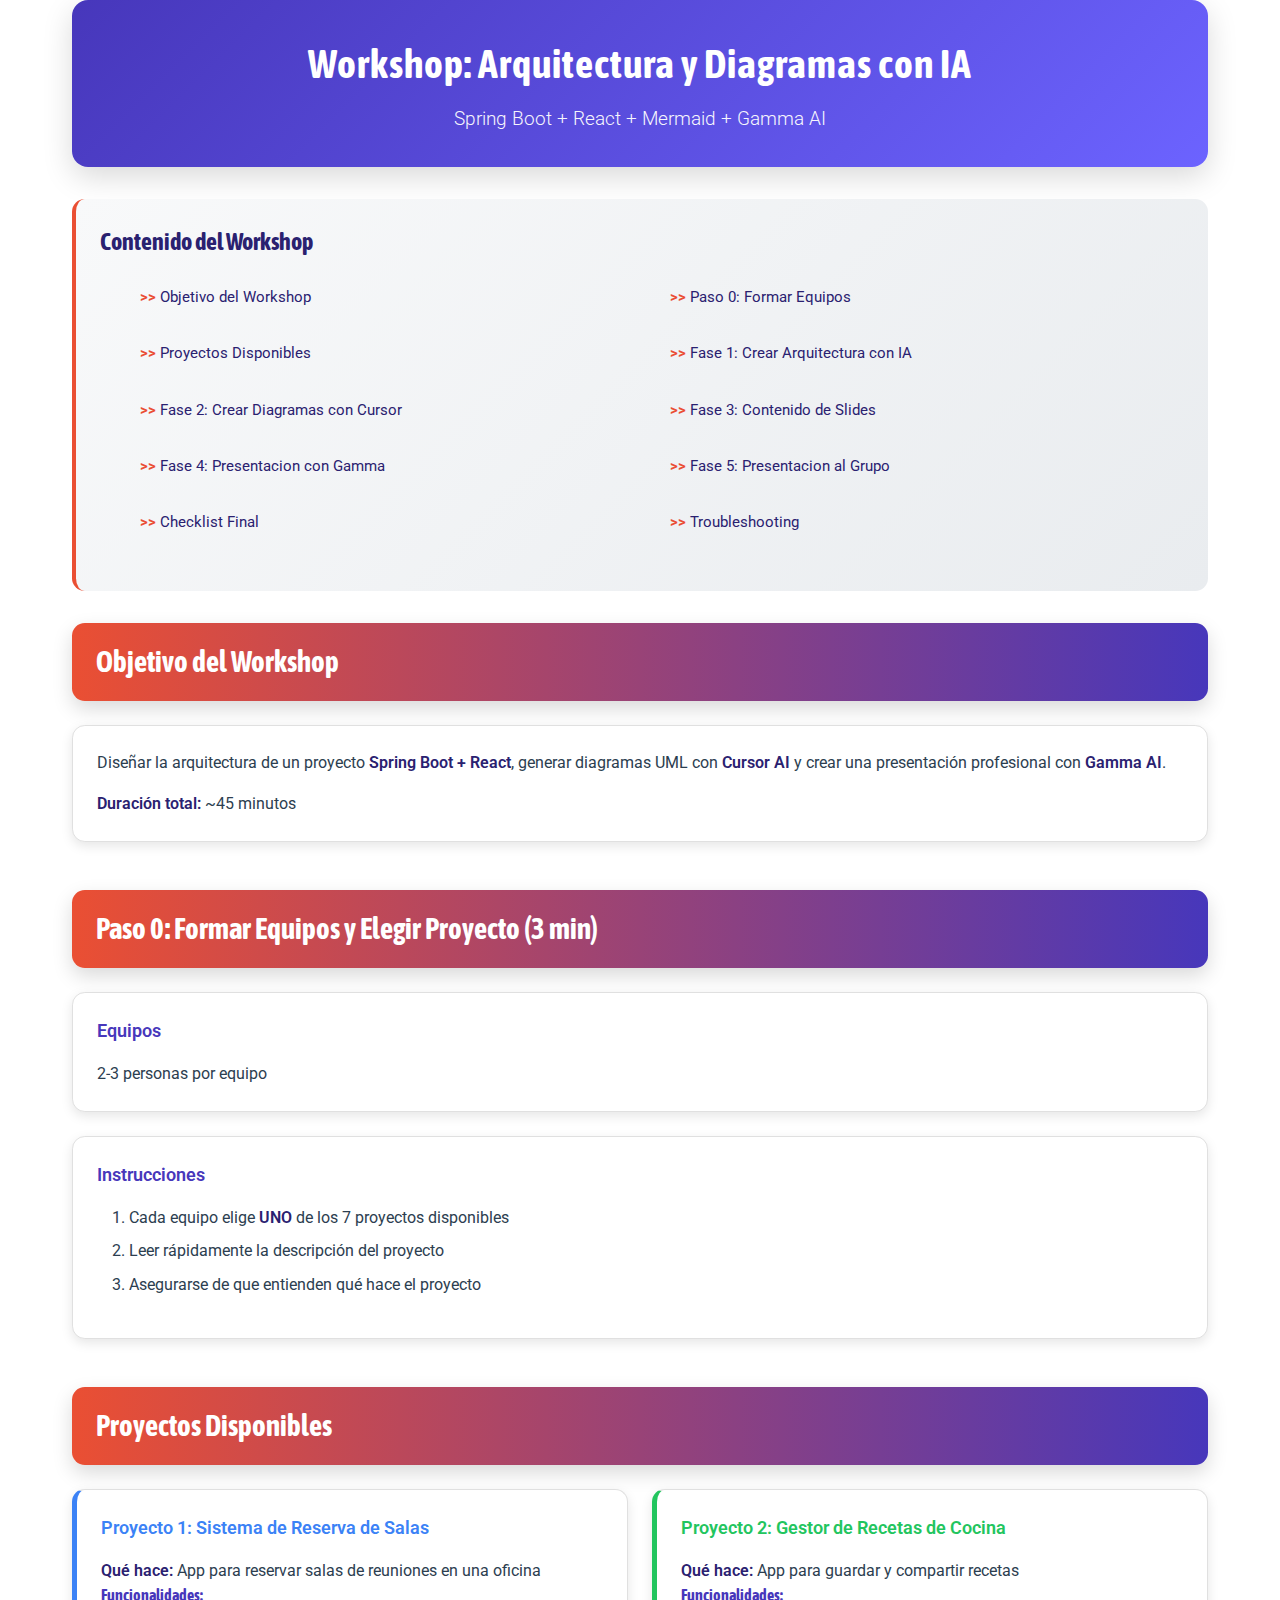
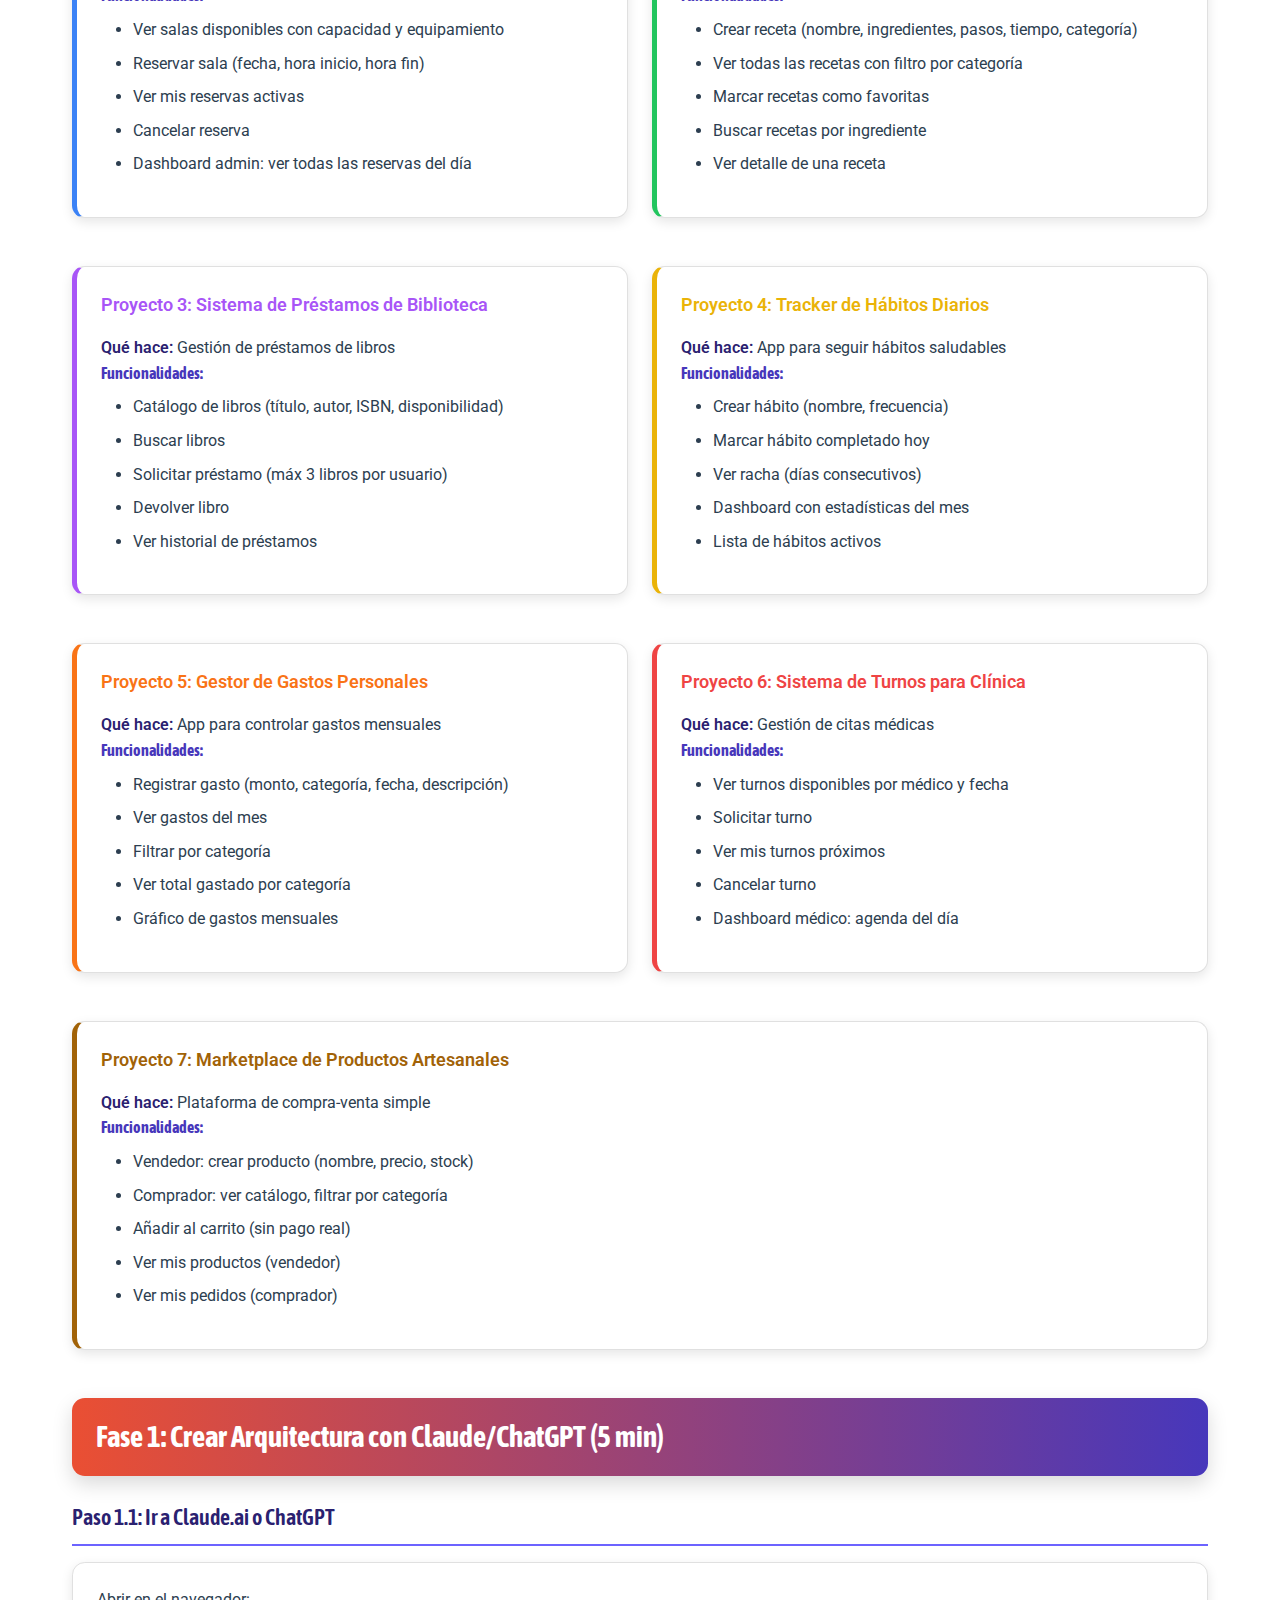
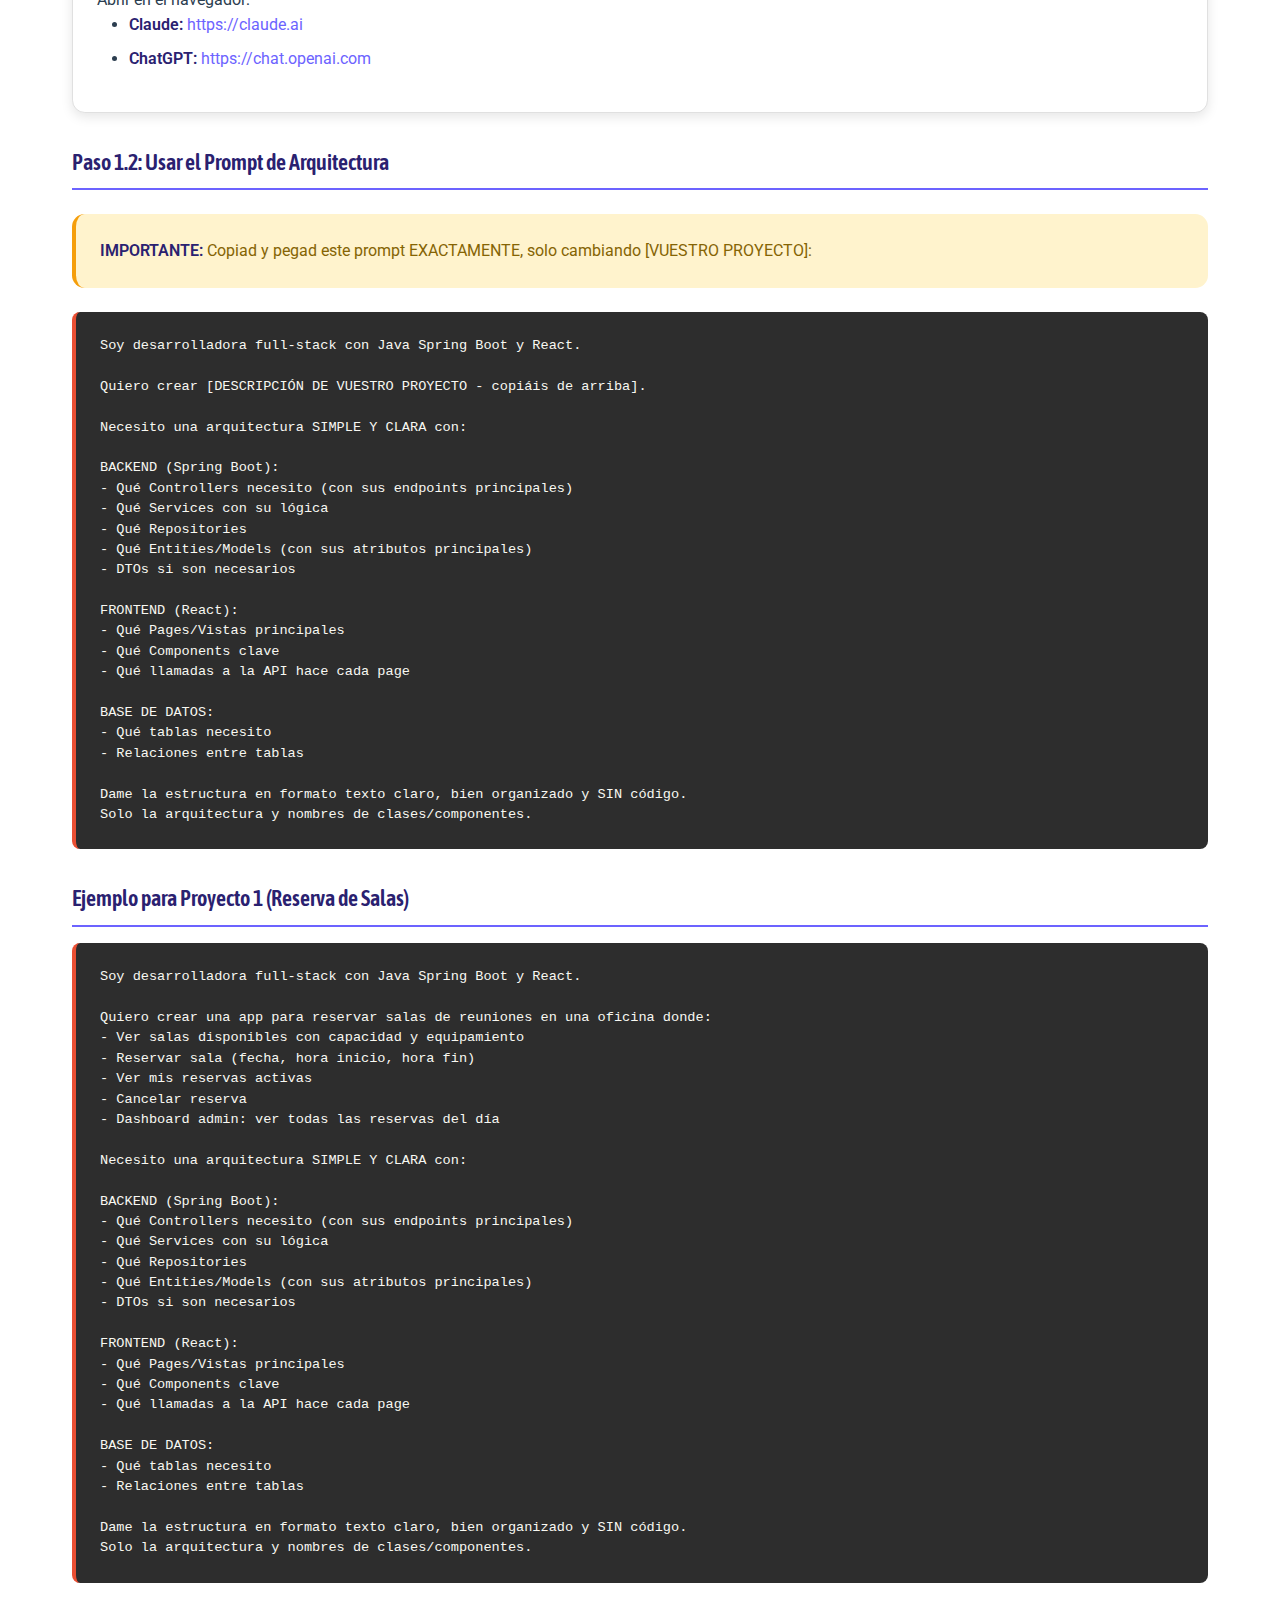
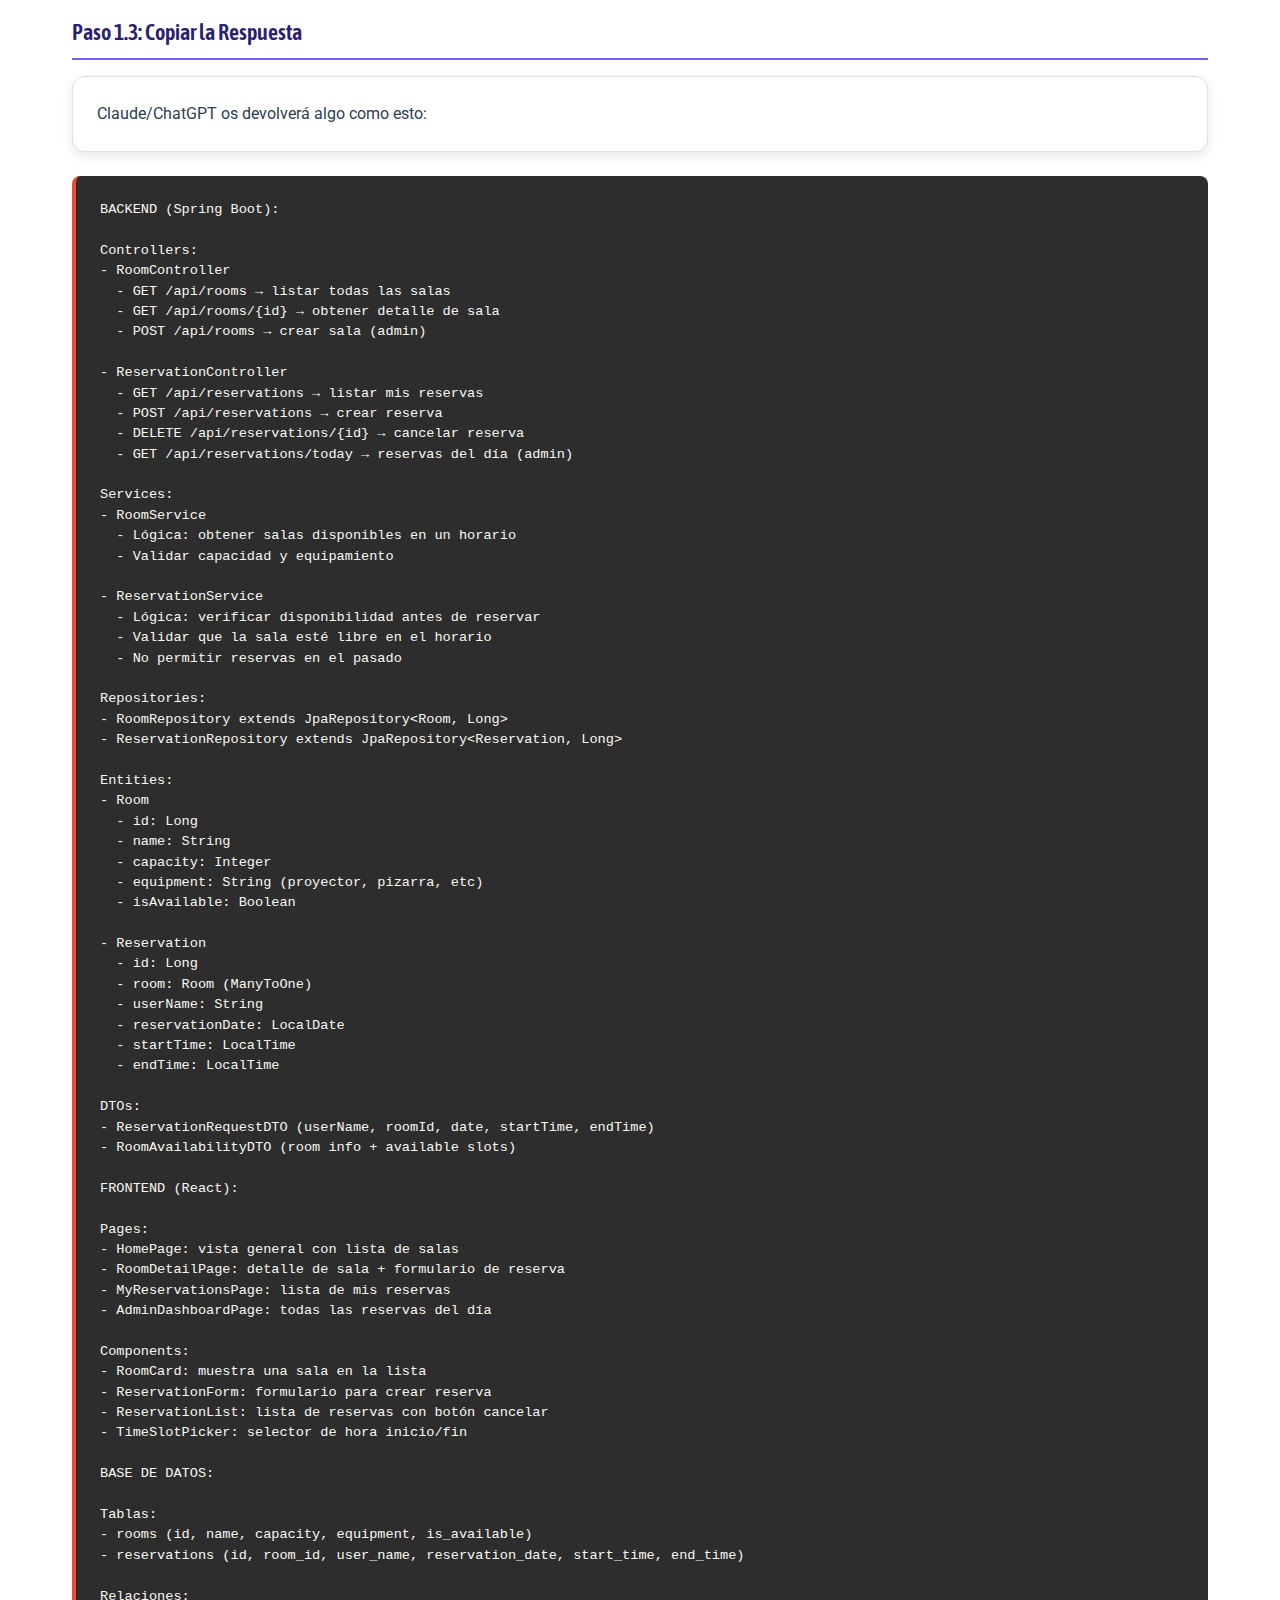
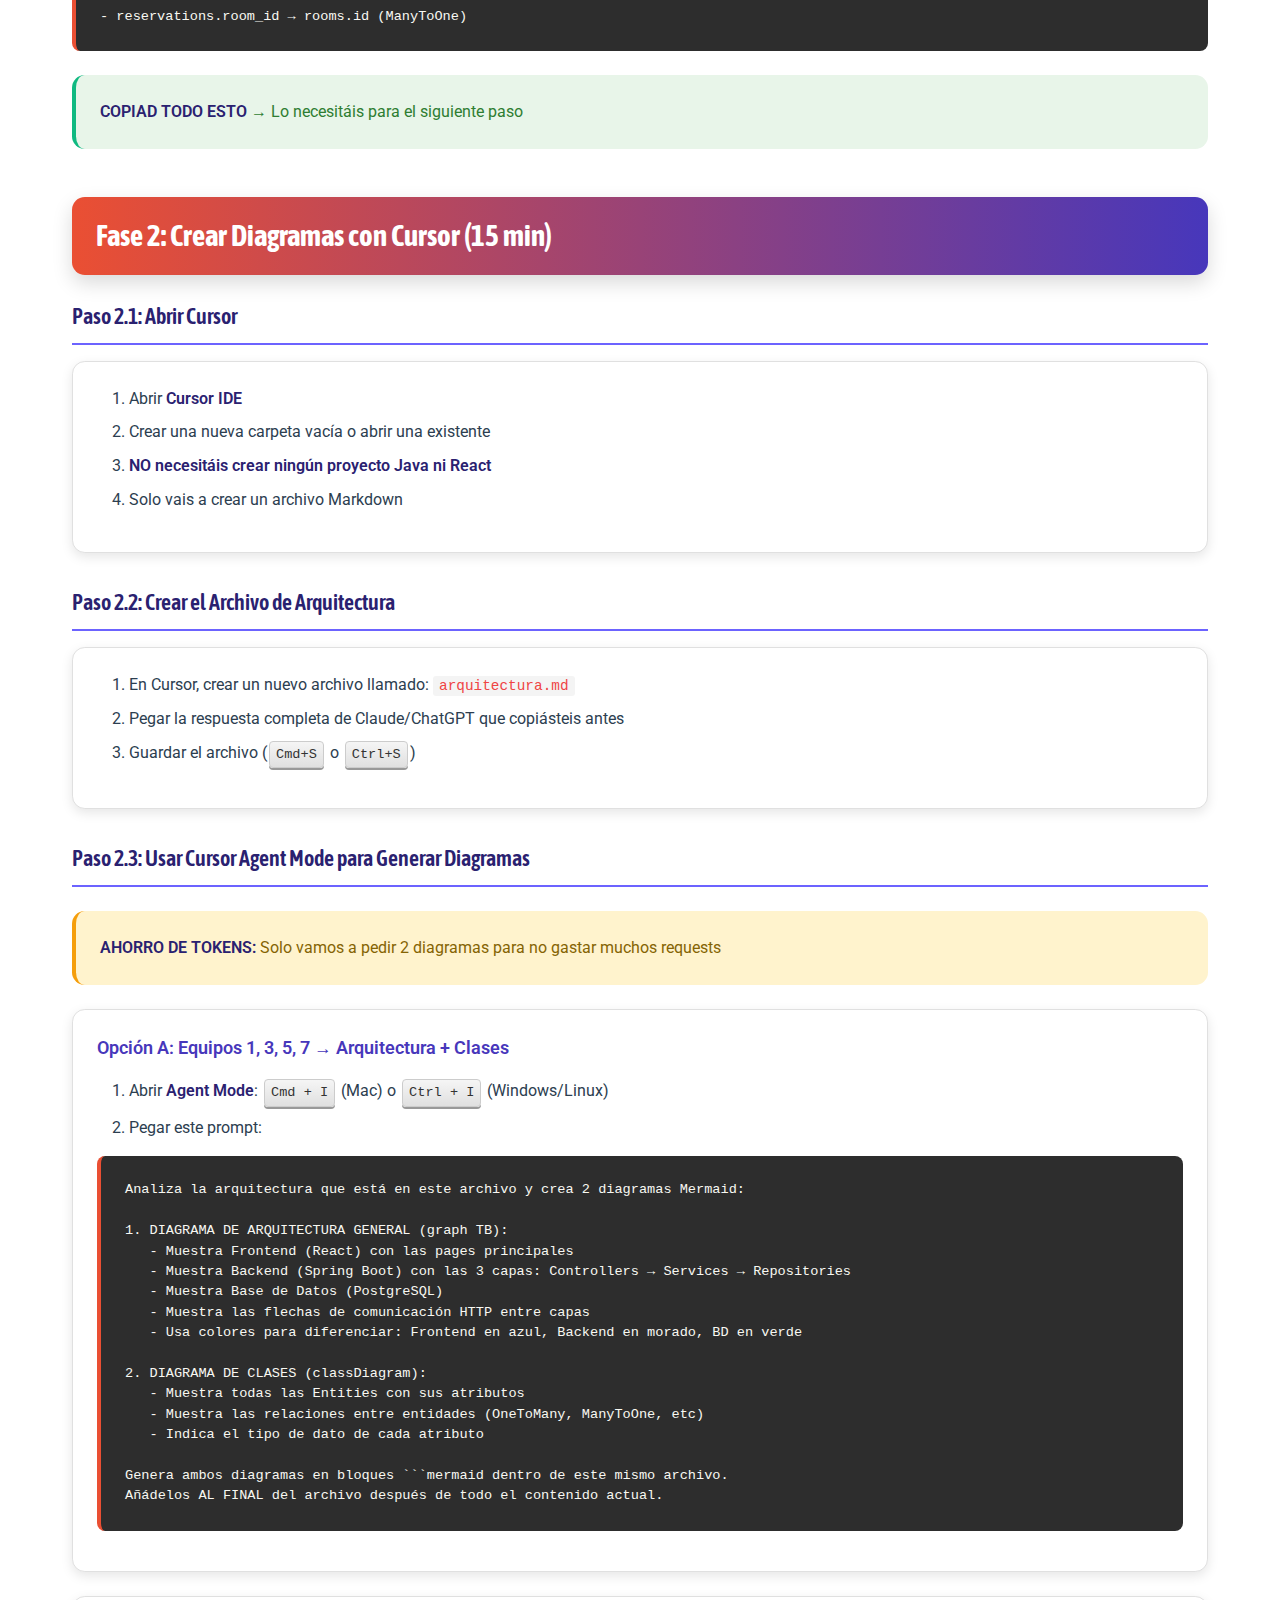
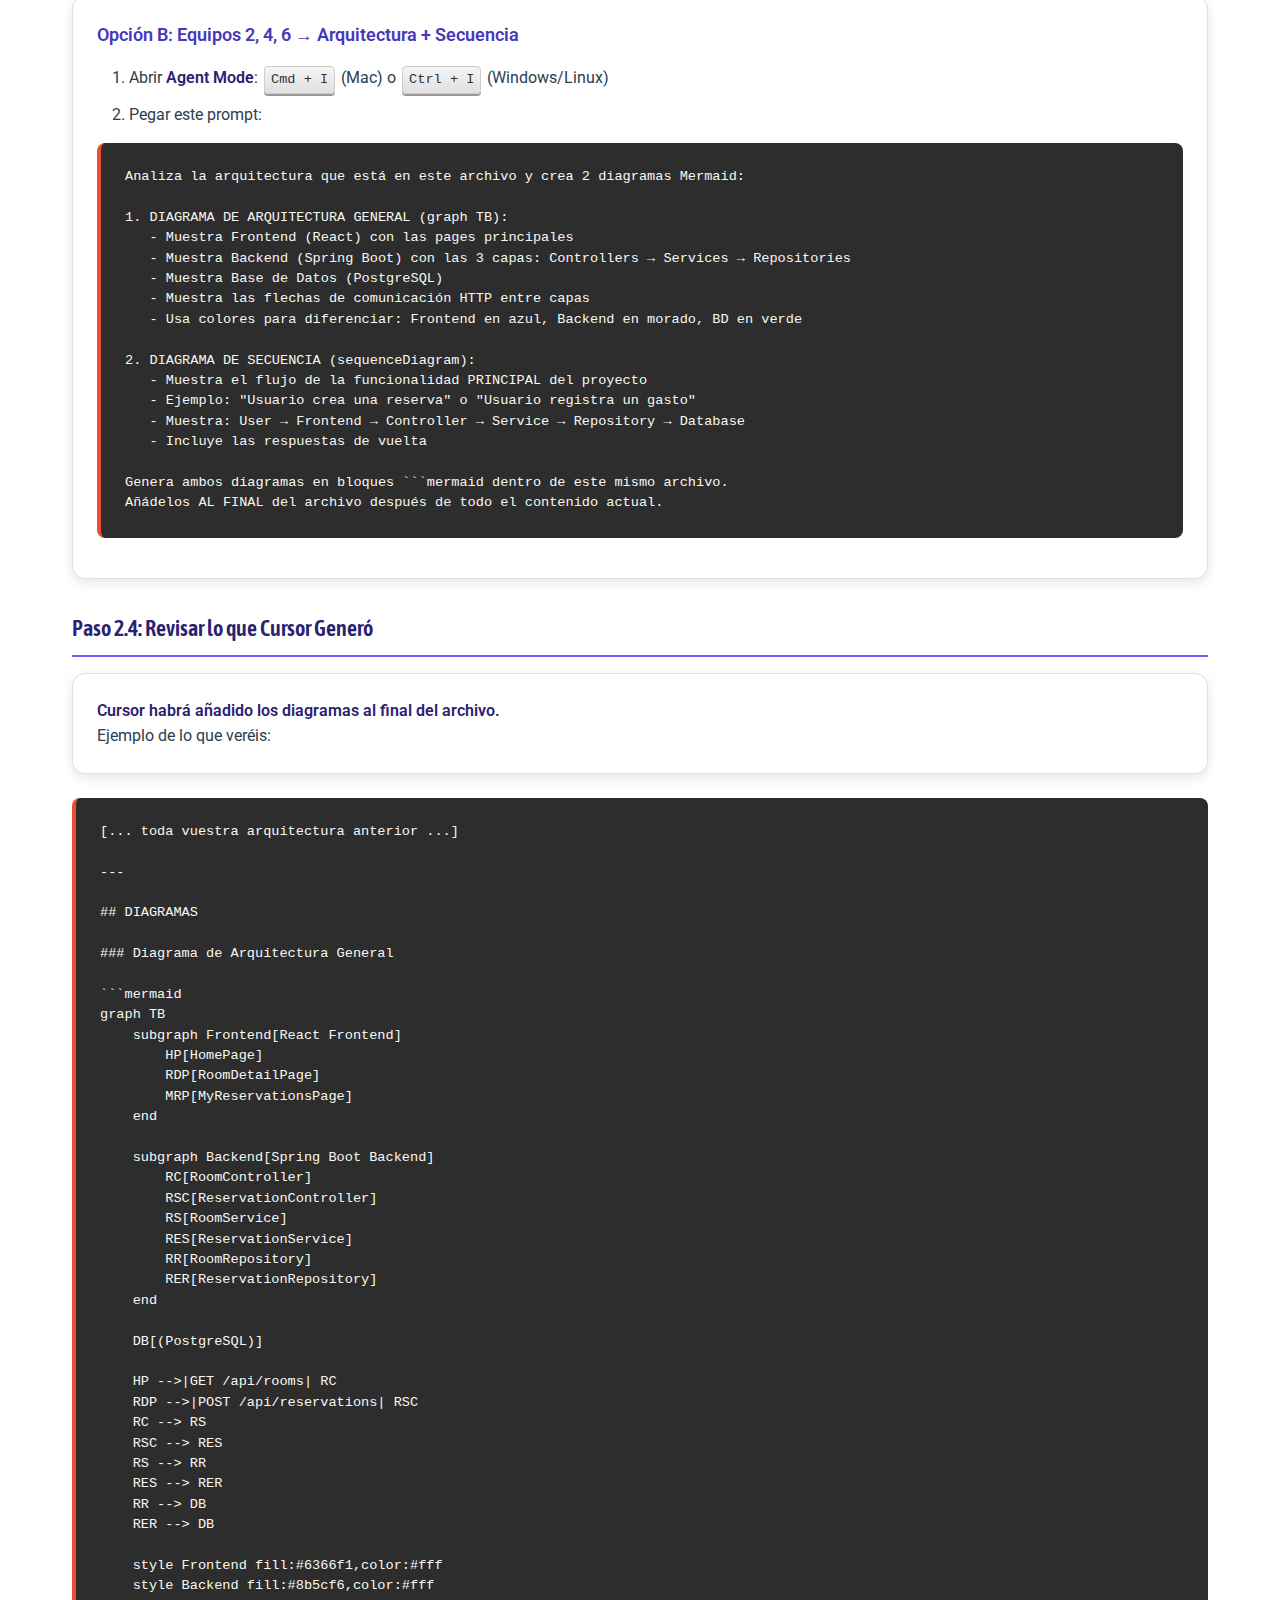
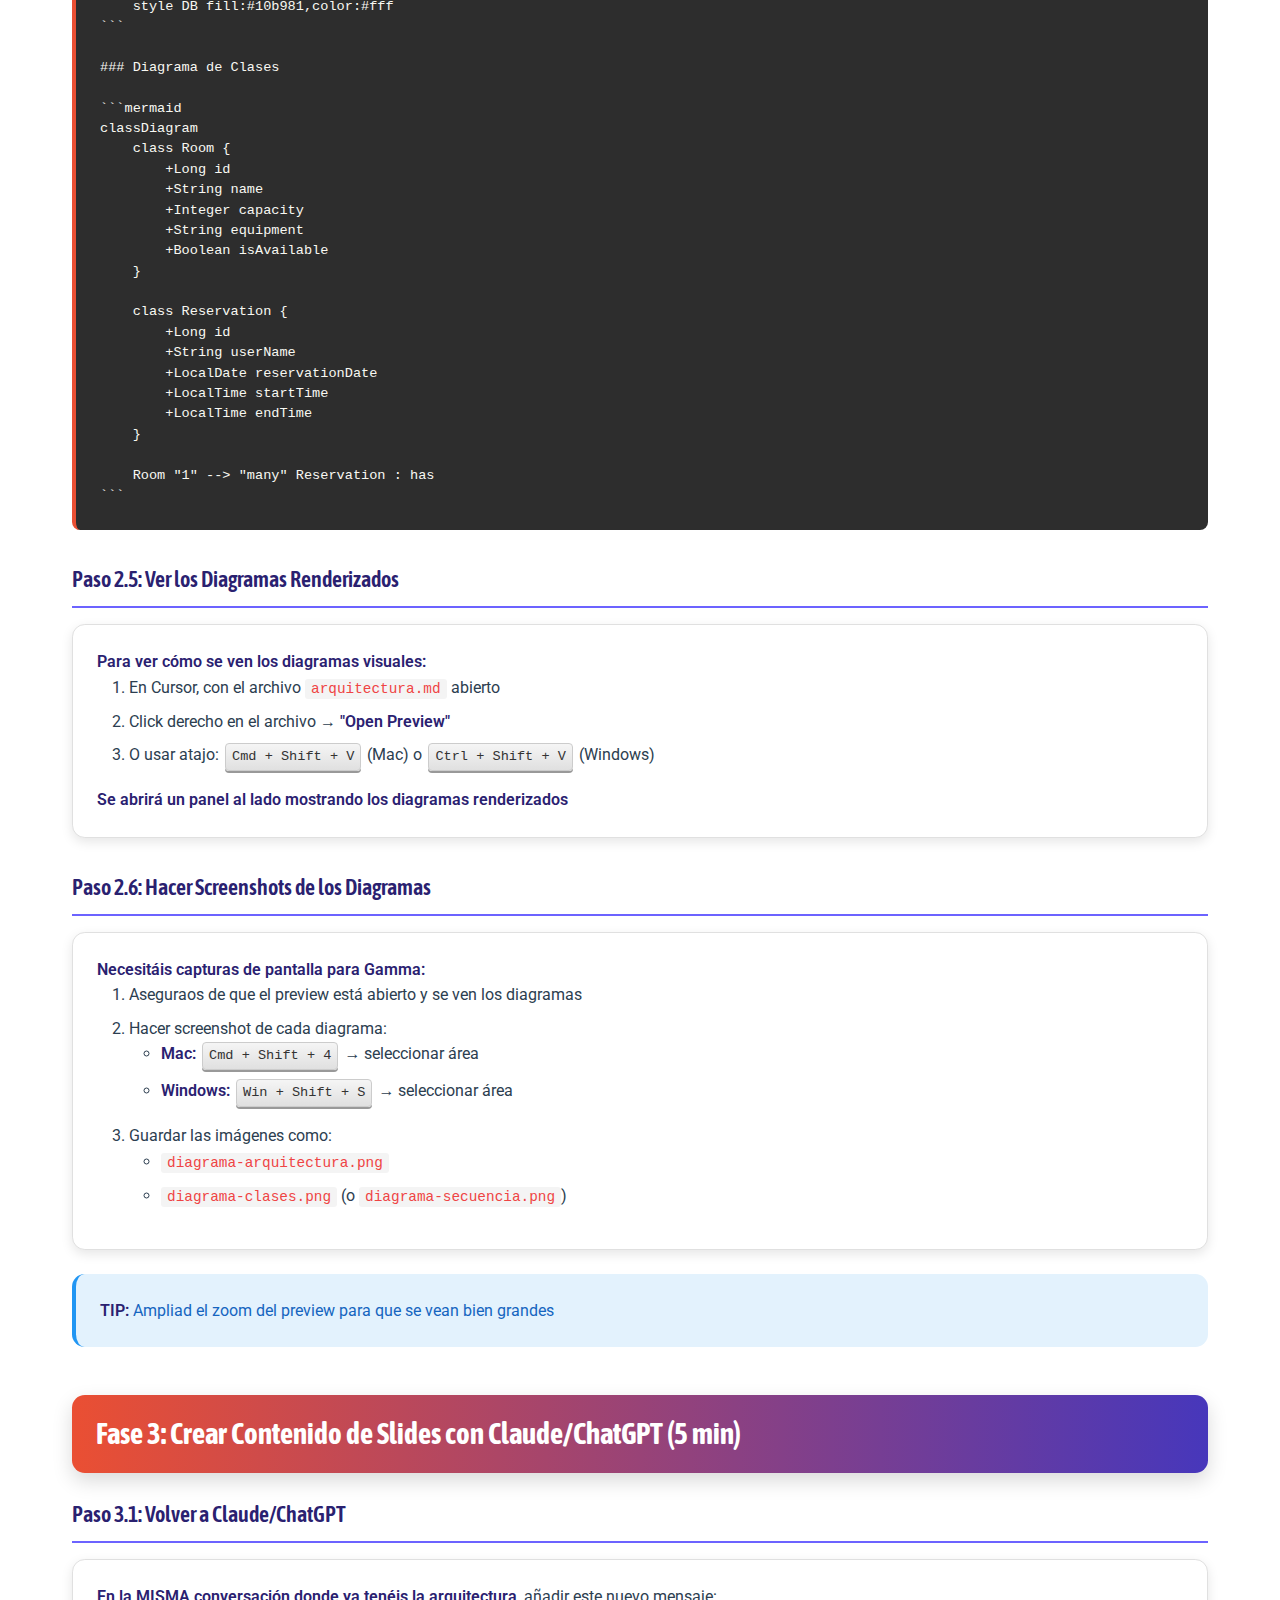
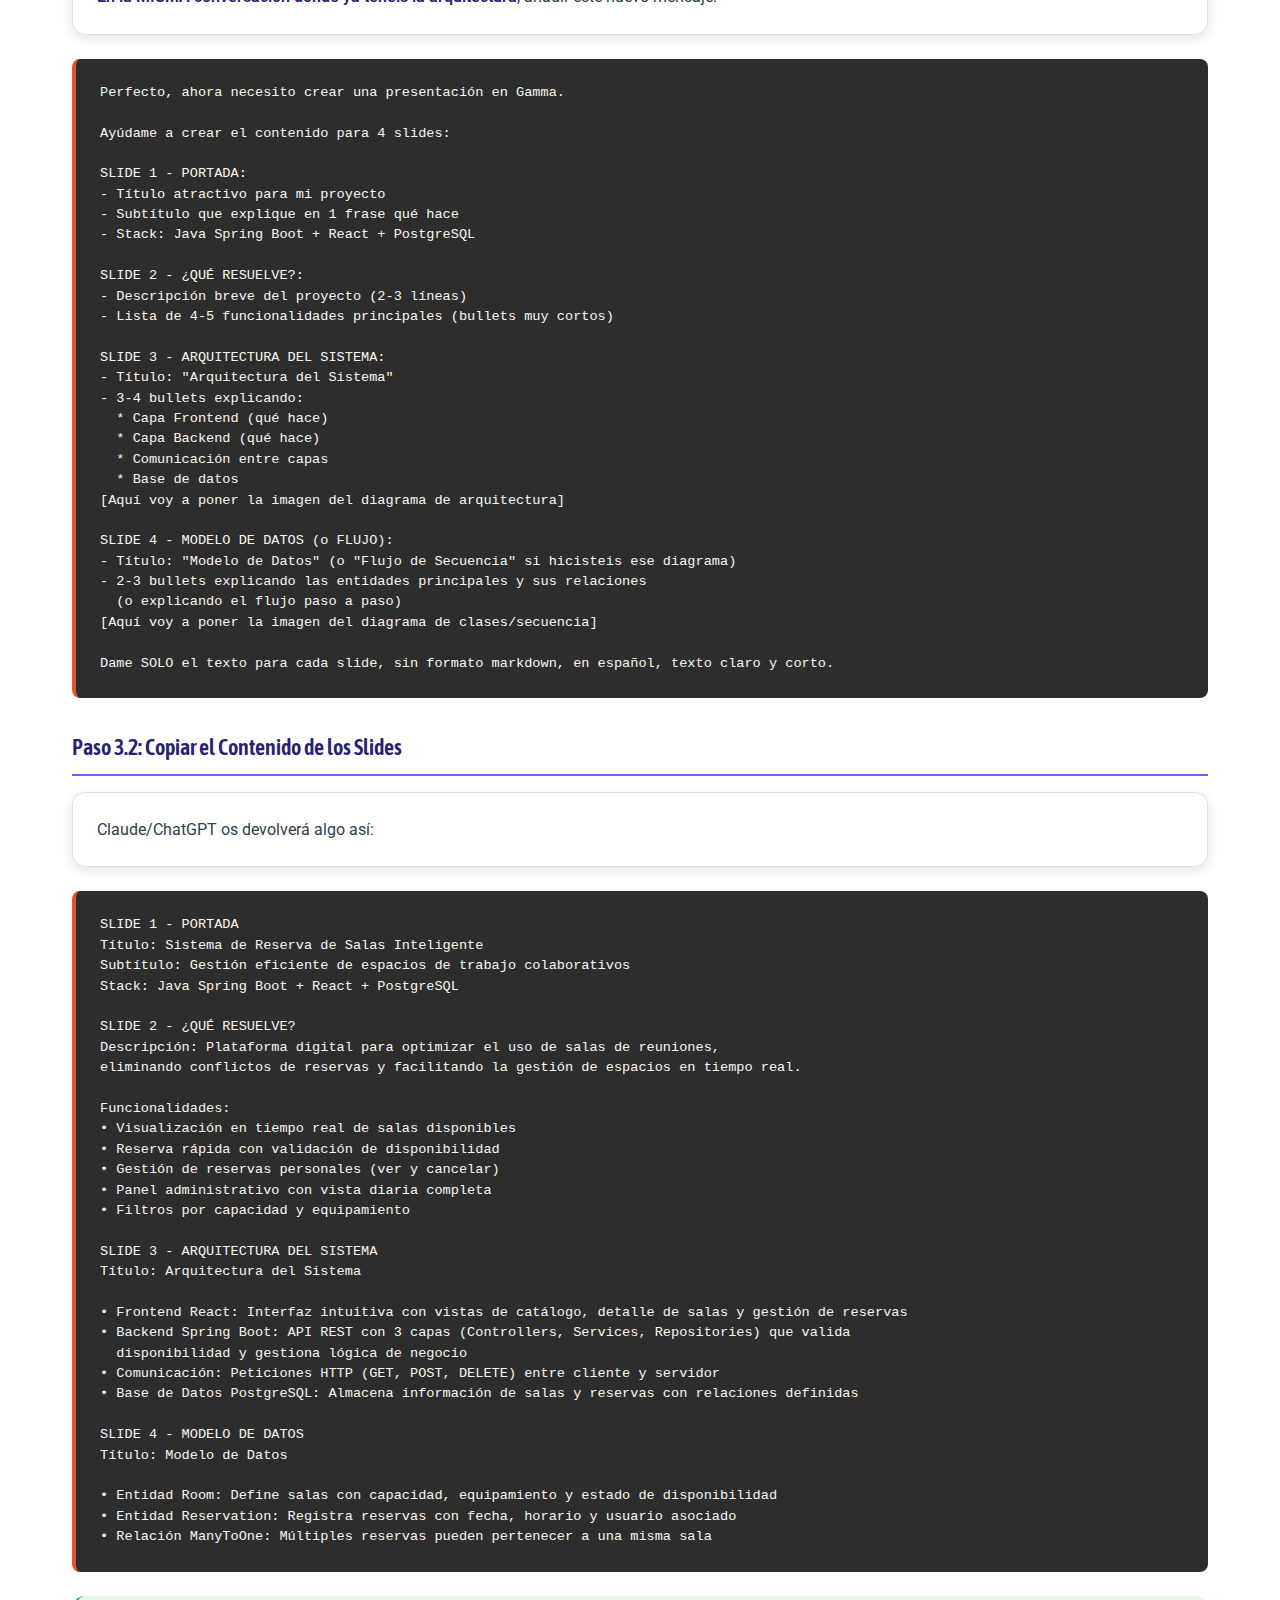
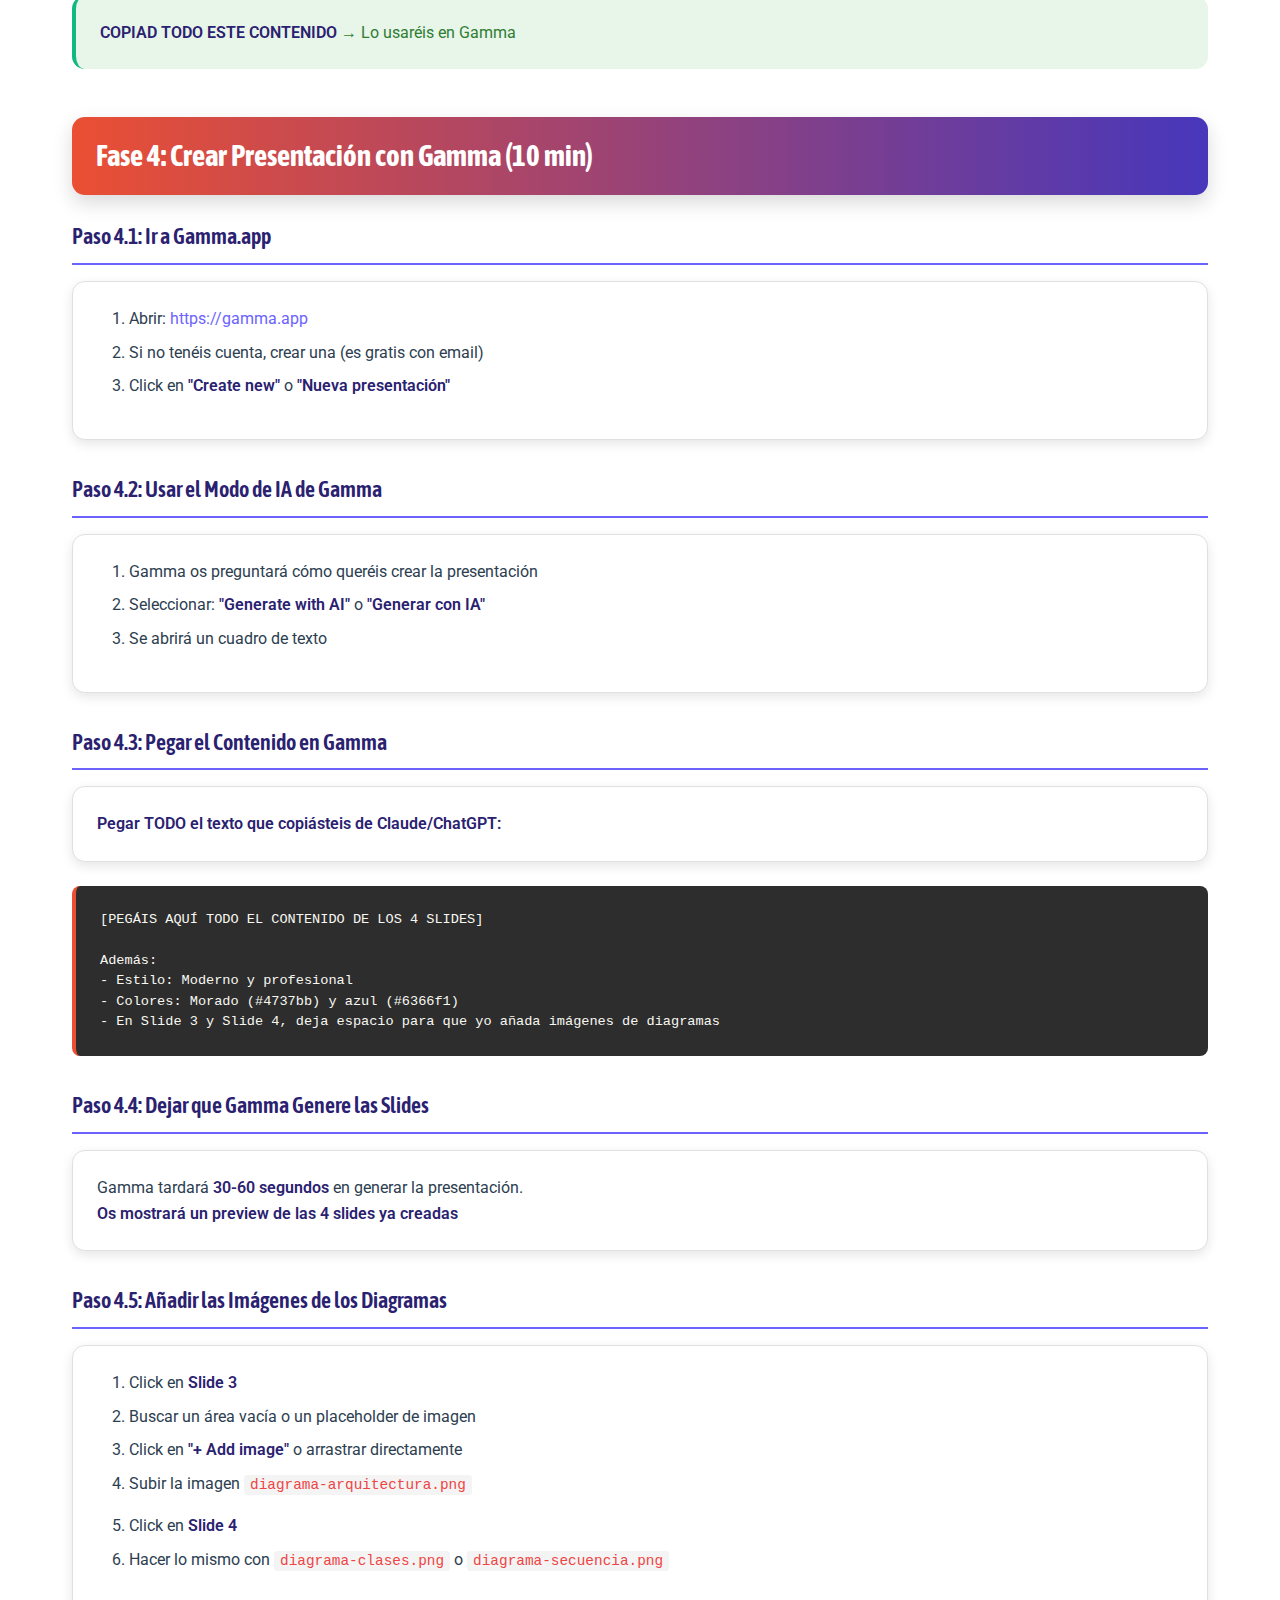
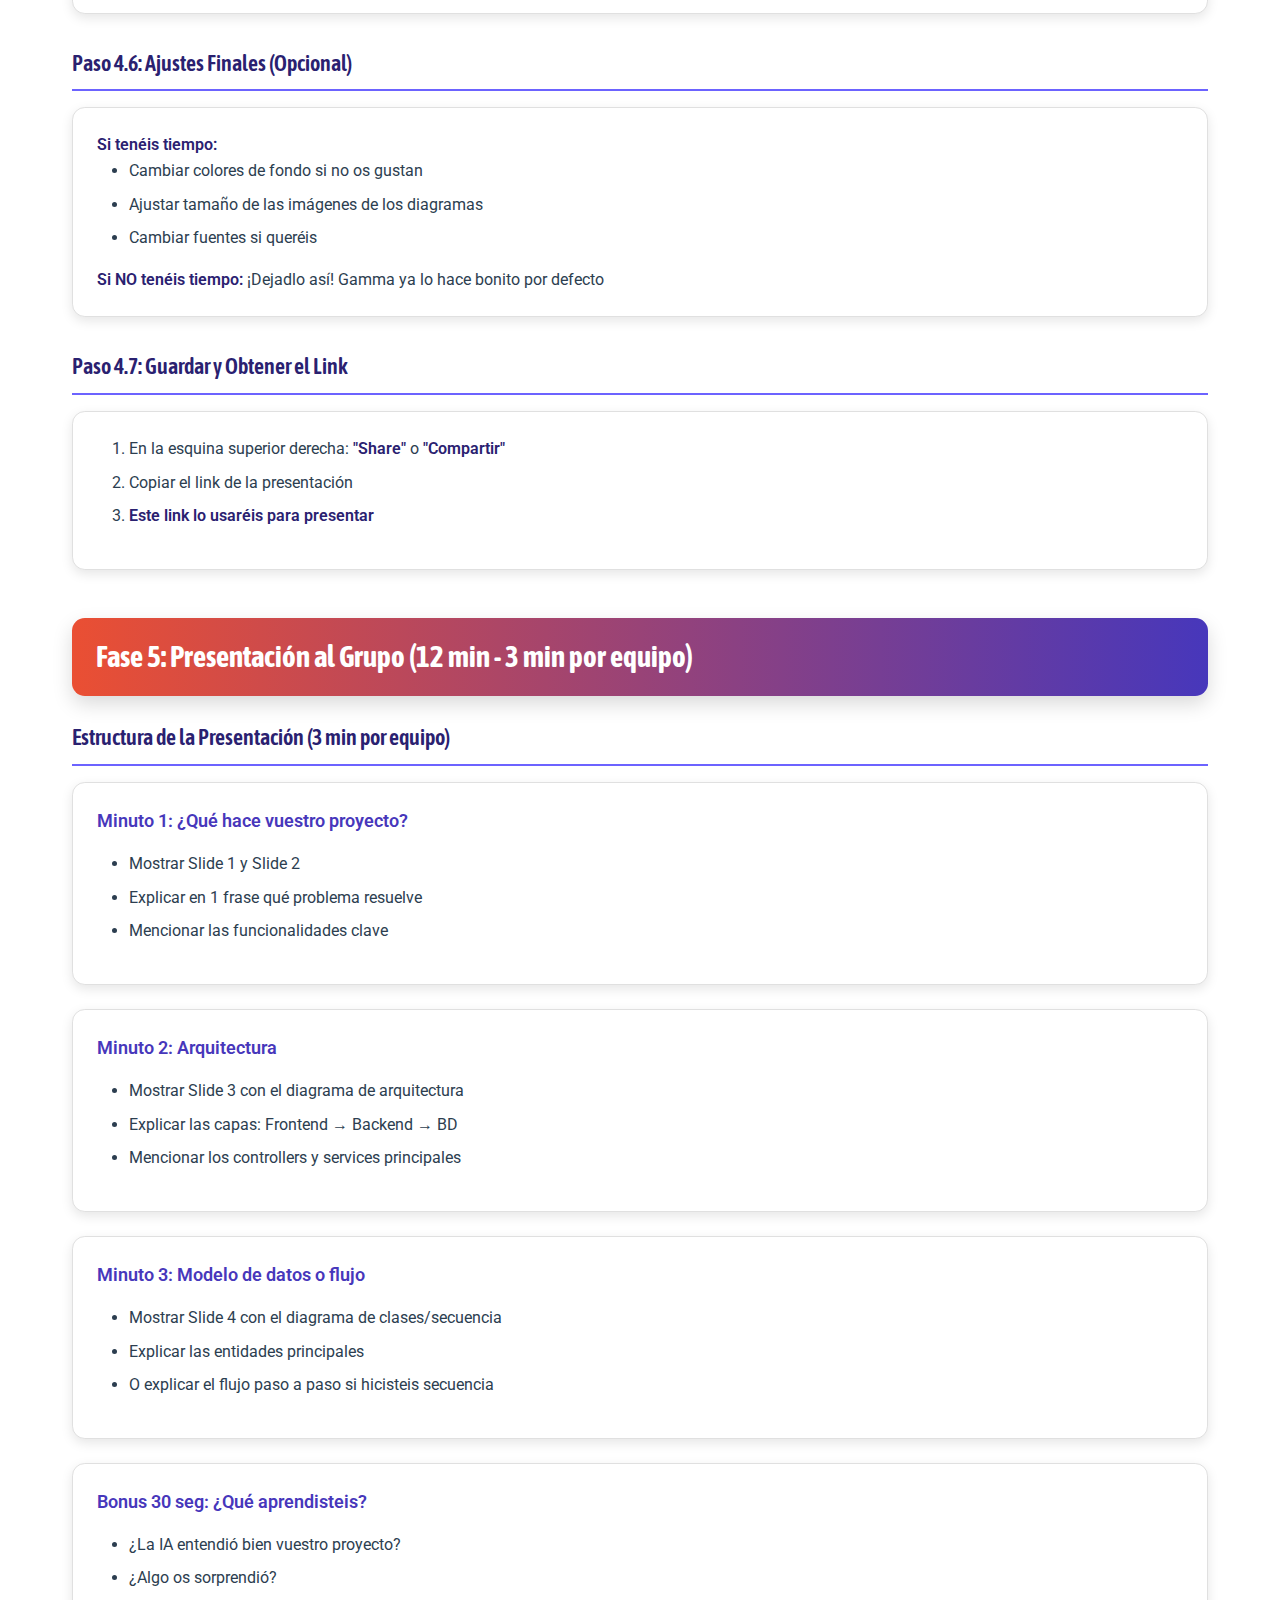
<file: workshops/arquitectura-diagramas/index.html>
<!DOCTYPE html>
<html lang="es">
<head>
    <meta charset="UTF-8">
    <meta name="viewport" content="width=device-width, initial-scale=1.0">
    <title>Workshop: Arquitectura y Diagramas con IA</title>
    <link href="https://fonts.googleapis.com/css2?family=Roboto:wght@300;400;500;700&family=Asap+Condensed:wght@400;600;700&display=swap" rel="stylesheet">
    <link rel="stylesheet" href="styles.css">
</head>
<body>
    <div class="header">
        <h1>Workshop: Arquitectura y Diagramas con IA</h1>
        <div class="subtitle">Spring Boot + React + Mermaid + Gamma AI</div>
    </div>

    <div class="toc">
        <h2>Contenido del Workshop</h2>
        <ul>
            <li><a href="#objetivo">Objetivo del Workshop</a></li>
            <li><a href="#paso0">Paso 0: Formar Equipos</a></li>
            <li><a href="#proyectos">Proyectos Disponibles</a></li>
            <li><a href="#fase1">Fase 1: Crear Arquitectura con IA</a></li>
            <li><a href="#fase2">Fase 2: Crear Diagramas con Cursor</a></li>
            <li><a href="#fase3">Fase 3: Contenido de Slides</a></li>
            <li><a href="#fase4">Fase 4: Presentacion con Gamma</a></li>
            <li><a href="#fase5">Fase 5: Presentacion al Grupo</a></li>
            <li><a href="#checklist">Checklist Final</a></li>
            <li><a href="#troubleshooting">Troubleshooting</a></li>
        </ul>
    </div>

    <!-- OBJETIVO -->
    <div class="section" id="objetivo">
        <h2 class="section-title">Objetivo del Workshop</h2>
        <div class="card">
            <p>Diseñar la arquitectura de un proyecto <strong>Spring Boot + React</strong>, generar diagramas UML con <strong>Cursor AI</strong> y crear una presentación profesional con <strong>Gamma AI</strong>.</p>
            <p class="mt-1"><strong>Duración total:</strong> ~45 minutos</p>
        </div>
    </div>

    <!-- PASO 0 -->
    <div class="section" id="paso0">
        <h2 class="section-title">Paso 0: Formar Equipos y Elegir Proyecto (3 min)</h2>

        <div class="card">
            <div class="card-header">Equipos</div>
            <p>2-3 personas por equipo</p>
        </div>

        <div class="card">
            <div class="card-header">Instrucciones</div>
            <ol>
                <li>Cada equipo elige <strong>UNO</strong> de los 7 proyectos disponibles</li>
                <li>Leer rápidamente la descripción del proyecto</li>
                <li>Asegurarse de que entienden qué hace el proyecto</li>
            </ol>
        </div>
    </div>

    <div class="page-break"></div>

    <!-- PROYECTOS -->
    <div class="section" id="proyectos">
        <h2 class="section-title">Proyectos Disponibles</h2>

        <div class="grid-2">
            <!-- Proyecto 1 -->
            <div class="card project-card blue">
                <div class="card-header">Proyecto 1: Sistema de Reserva de Salas</div>
                <p><strong>Qué hace:</strong> App para reservar salas de reuniones en una oficina</p>
                <h4>Funcionalidades:</h4>
                <ul>
                    <li>Ver salas disponibles con capacidad y equipamiento</li>
                    <li>Reservar sala (fecha, hora inicio, hora fin)</li>
                    <li>Ver mis reservas activas</li>
                    <li>Cancelar reserva</li>
                    <li>Dashboard admin: ver todas las reservas del día</li>
                </ul>
            </div>

            <!-- Proyecto 2 -->
            <div class="card project-card green">
                <div class="card-header">Proyecto 2: Gestor de Recetas de Cocina</div>
                <p><strong>Qué hace:</strong> App para guardar y compartir recetas</p>
                <h4>Funcionalidades:</h4>
                <ul>
                    <li>Crear receta (nombre, ingredientes, pasos, tiempo, categoría)</li>
                    <li>Ver todas las recetas con filtro por categoría</li>
                    <li>Marcar recetas como favoritas</li>
                    <li>Buscar recetas por ingrediente</li>
                    <li>Ver detalle de una receta</li>
                </ul>
            </div>

            <!-- Proyecto 3 -->
            <div class="card project-card purple">
                <div class="card-header">Proyecto 3: Sistema de Préstamos de Biblioteca</div>
                <p><strong>Qué hace:</strong> Gestión de préstamos de libros</p>
                <h4>Funcionalidades:</h4>
                <ul>
                    <li>Catálogo de libros (título, autor, ISBN, disponibilidad)</li>
                    <li>Buscar libros</li>
                    <li>Solicitar préstamo (máx 3 libros por usuario)</li>
                    <li>Devolver libro</li>
                    <li>Ver historial de préstamos</li>
                </ul>
            </div>

            <!-- Proyecto 4 -->
            <div class="card project-card yellow">
                <div class="card-header">Proyecto 4: Tracker de Hábitos Diarios</div>
                <p><strong>Qué hace:</strong> App para seguir hábitos saludables</p>
                <h4>Funcionalidades:</h4>
                <ul>
                    <li>Crear hábito (nombre, frecuencia)</li>
                    <li>Marcar hábito completado hoy</li>
                    <li>Ver racha (días consecutivos)</li>
                    <li>Dashboard con estadísticas del mes</li>
                    <li>Lista de hábitos activos</li>
                </ul>
            </div>

            <!-- Proyecto 5 -->
            <div class="card project-card orange">
                <div class="card-header">Proyecto 5: Gestor de Gastos Personales</div>
                <p><strong>Qué hace:</strong> App para controlar gastos mensuales</p>
                <h4>Funcionalidades:</h4>
                <ul>
                    <li>Registrar gasto (monto, categoría, fecha, descripción)</li>
                    <li>Ver gastos del mes</li>
                    <li>Filtrar por categoría</li>
                    <li>Ver total gastado por categoría</li>
                    <li>Gráfico de gastos mensuales</li>
                </ul>
            </div>

            <!-- Proyecto 6 -->
            <div class="card project-card red">
                <div class="card-header">Proyecto 6: Sistema de Turnos para Clínica</div>
                <p><strong>Qué hace:</strong> Gestión de citas médicas</p>
                <h4>Funcionalidades:</h4>
                <ul>
                    <li>Ver turnos disponibles por médico y fecha</li>
                    <li>Solicitar turno</li>
                    <li>Ver mis turnos próximos</li>
                    <li>Cancelar turno</li>
                    <li>Dashboard médico: agenda del día</li>
                </ul>
            </div>
        </div>

        <!-- Proyecto 7 -->
        <div class="card project-card brown">
            <div class="card-header">Proyecto 7: Marketplace de Productos Artesanales</div>
            <p><strong>Qué hace:</strong> Plataforma de compra-venta simple</p>
            <h4>Funcionalidades:</h4>
            <ul>
                <li>Vendedor: crear producto (nombre, precio, stock)</li>
                <li>Comprador: ver catálogo, filtrar por categoría</li>
                <li>Añadir al carrito (sin pago real)</li>
                <li>Ver mis productos (vendedor)</li>
                <li>Ver mis pedidos (comprador)</li>
            </ul>
        </div>
    </div>

    <div class="page-break"></div>

    <!-- FASE 1 -->
    <div class="section" id="fase1">
        <h2 class="section-title">Fase 1: Crear Arquitectura con Claude/ChatGPT (5 min)</h2>

        <div class="subsection">
            <h3 class="subsection-title">Paso 1.1: Ir a Claude.ai o ChatGPT</h3>
            <div class="card">
                <p>Abrir en el navegador:</p>
                <ul>
                    <li><strong>Claude:</strong> <a href="https://claude.ai" target="_blank" rel="noopener noreferrer">https://claude.ai</a></li>
                    <li><strong>ChatGPT:</strong> <a href="https://chat.openai.com" target="_blank" rel="noopener noreferrer">https://chat.openai.com</a></li>
                </ul>
            </div>
        </div>

        <div class="subsection">
            <h3 class="subsection-title">Paso 1.2: Usar el Prompt de Arquitectura</h3>
            <div class="alert alert-warning">
                <strong>IMPORTANTE:</strong> Copiad y pegad este prompt EXACTAMENTE, solo cambiando [VUESTRO PROYECTO]:
            </div>
            <pre>Soy desarrolladora full-stack con Java Spring Boot y React.

Quiero crear [DESCRIPCIÓN DE VUESTRO PROYECTO - copiáis de arriba].

Necesito una arquitectura SIMPLE Y CLARA con:

BACKEND (Spring Boot):
- Qué Controllers necesito (con sus endpoints principales)
- Qué Services con su lógica
- Qué Repositories
- Qué Entities/Models (con sus atributos principales)
- DTOs si son necesarios

FRONTEND (React):
- Qué Pages/Vistas principales
- Qué Components clave
- Qué llamadas a la API hace cada page

BASE DE DATOS:
- Qué tablas necesito
- Relaciones entre tablas

Dame la estructura en formato texto claro, bien organizado y SIN código.
Solo la arquitectura y nombres de clases/componentes.</pre>
        </div>

        <div class="subsection">
            <h3 class="subsection-title">Ejemplo para Proyecto 1 (Reserva de Salas)</h3>
            <pre>Soy desarrolladora full-stack con Java Spring Boot y React.

Quiero crear una app para reservar salas de reuniones en una oficina donde:
- Ver salas disponibles con capacidad y equipamiento
- Reservar sala (fecha, hora inicio, hora fin)
- Ver mis reservas activas
- Cancelar reserva
- Dashboard admin: ver todas las reservas del día

Necesito una arquitectura SIMPLE Y CLARA con:

BACKEND (Spring Boot):
- Qué Controllers necesito (con sus endpoints principales)
- Qué Services con su lógica
- Qué Repositories
- Qué Entities/Models (con sus atributos principales)
- DTOs si son necesarios

FRONTEND (React):
- Qué Pages/Vistas principales
- Qué Components clave
- Qué llamadas a la API hace cada page

BASE DE DATOS:
- Qué tablas necesito
- Relaciones entre tablas

Dame la estructura en formato texto claro, bien organizado y SIN código.
Solo la arquitectura y nombres de clases/componentes.</pre>
        </div>

        <div class="subsection">
            <h3 class="subsection-title">Paso 1.3: Copiar la Respuesta</h3>
            <div class="card">
                <p>Claude/ChatGPT os devolverá algo como esto:</p>
            </div>
            <pre>BACKEND (Spring Boot):

Controllers:
- RoomController
  - GET /api/rooms → listar todas las salas
  - GET /api/rooms/{id} → obtener detalle de sala
  - POST /api/rooms → crear sala (admin)

- ReservationController
  - GET /api/reservations → listar mis reservas
  - POST /api/reservations → crear reserva
  - DELETE /api/reservations/{id} → cancelar reserva
  - GET /api/reservations/today → reservas del día (admin)

Services:
- RoomService
  - Lógica: obtener salas disponibles en un horario
  - Validar capacidad y equipamiento

- ReservationService
  - Lógica: verificar disponibilidad antes de reservar
  - Validar que la sala esté libre en el horario
  - No permitir reservas en el pasado

Repositories:
- RoomRepository extends JpaRepository&lt;Room, Long&gt;
- ReservationRepository extends JpaRepository&lt;Reservation, Long&gt;

Entities:
- Room
  - id: Long
  - name: String
  - capacity: Integer
  - equipment: String (proyector, pizarra, etc)
  - isAvailable: Boolean

- Reservation
  - id: Long
  - room: Room (ManyToOne)
  - userName: String
  - reservationDate: LocalDate
  - startTime: LocalTime
  - endTime: LocalTime

DTOs:
- ReservationRequestDTO (userName, roomId, date, startTime, endTime)
- RoomAvailabilityDTO (room info + available slots)

FRONTEND (React):

Pages:
- HomePage: vista general con lista de salas
- RoomDetailPage: detalle de sala + formulario de reserva
- MyReservationsPage: lista de mis reservas
- AdminDashboardPage: todas las reservas del día

Components:
- RoomCard: muestra una sala en la lista
- ReservationForm: formulario para crear reserva
- ReservationList: lista de reservas con botón cancelar
- TimeSlotPicker: selector de hora inicio/fin

BASE DE DATOS:

Tablas:
- rooms (id, name, capacity, equipment, is_available)
- reservations (id, room_id, user_name, reservation_date, start_time, end_time)

Relaciones:
- reservations.room_id → rooms.id (ManyToOne)</pre>

            <div class="alert alert-success">
                <strong>COPIAD TODO ESTO</strong> → Lo necesitáis para el siguiente paso
            </div>
        </div>
    </div>

    <div class="page-break"></div>

    <!-- FASE 2 -->
    <div class="section" id="fase2">
        <h2 class="section-title">Fase 2: Crear Diagramas con Cursor (15 min)</h2>

        <div class="subsection">
            <h3 class="subsection-title">Paso 2.1: Abrir Cursor</h3>
            <div class="card">
                <ol>
                    <li>Abrir <strong>Cursor IDE</strong></li>
                    <li>Crear una nueva carpeta vacía o abrir una existente</li>
                    <li><strong>NO necesitáis crear ningún proyecto Java ni React</strong></li>
                    <li>Solo vais a crear un archivo Markdown</li>
                </ol>
            </div>
        </div>

        <div class="subsection">
            <h3 class="subsection-title">Paso 2.2: Crear el Archivo de Arquitectura</h3>
            <div class="card">
                <ol>
                    <li>En Cursor, crear un nuevo archivo llamado: <code>arquitectura.md</code></li>
                    <li>Pegar la respuesta completa de Claude/ChatGPT que copiásteis antes</li>
                    <li>Guardar el archivo (<kbd>Cmd+S</kbd> o <kbd>Ctrl+S</kbd>)</li>
                </ol>
            </div>
        </div>

        <div class="subsection">
            <h3 class="subsection-title">Paso 2.3: Usar Cursor Agent Mode para Generar Diagramas</h3>
            <div class="alert alert-warning">
                <strong>AHORRO DE TOKENS:</strong> Solo vamos a pedir 2 diagramas para no gastar muchos requests
            </div>

            <div class="card">
                <div class="card-header">Opción A: Equipos 1, 3, 5, 7 → Arquitectura + Clases</div>
                <ol>
                    <li>Abrir <strong>Agent Mode</strong>: <kbd>Cmd + I</kbd> (Mac) o <kbd>Ctrl + I</kbd> (Windows/Linux)</li>
                    <li>Pegar este prompt:</li>
                </ol>
                <pre>Analiza la arquitectura que está en este archivo y crea 2 diagramas Mermaid:

1. DIAGRAMA DE ARQUITECTURA GENERAL (graph TB):
   - Muestra Frontend (React) con las pages principales
   - Muestra Backend (Spring Boot) con las 3 capas: Controllers → Services → Repositories
   - Muestra Base de Datos (PostgreSQL)
   - Muestra las flechas de comunicación HTTP entre capas
   - Usa colores para diferenciar: Frontend en azul, Backend en morado, BD en verde

2. DIAGRAMA DE CLASES (classDiagram):
   - Muestra todas las Entities con sus atributos
   - Muestra las relaciones entre entidades (OneToMany, ManyToOne, etc)
   - Indica el tipo de dato de cada atributo

Genera ambos diagramas en bloques ```mermaid dentro de este mismo archivo.
Añádelos AL FINAL del archivo después de todo el contenido actual.</pre>
            </div>

            <div class="card">
                <div class="card-header">Opción B: Equipos 2, 4, 6 → Arquitectura + Secuencia</div>
                <ol>
                    <li>Abrir <strong>Agent Mode</strong>: <kbd>Cmd + I</kbd> (Mac) o <kbd>Ctrl + I</kbd> (Windows/Linux)</li>
                    <li>Pegar este prompt:</li>
                </ol>
                <pre>Analiza la arquitectura que está en este archivo y crea 2 diagramas Mermaid:

1. DIAGRAMA DE ARQUITECTURA GENERAL (graph TB):
   - Muestra Frontend (React) con las pages principales
   - Muestra Backend (Spring Boot) con las 3 capas: Controllers → Services → Repositories
   - Muestra Base de Datos (PostgreSQL)
   - Muestra las flechas de comunicación HTTP entre capas
   - Usa colores para diferenciar: Frontend en azul, Backend en morado, BD en verde

2. DIAGRAMA DE SECUENCIA (sequenceDiagram):
   - Muestra el flujo de la funcionalidad PRINCIPAL del proyecto
   - Ejemplo: "Usuario crea una reserva" o "Usuario registra un gasto"
   - Muestra: User → Frontend → Controller → Service → Repository → Database
   - Incluye las respuestas de vuelta

Genera ambos diagramas en bloques ```mermaid dentro de este mismo archivo.
Añádelos AL FINAL del archivo después de todo el contenido actual.</pre>
            </div>
        </div>

        <div class="subsection">
            <h3 class="subsection-title">Paso 2.4: Revisar lo que Cursor Generó</h3>
            <div class="card">
                <p><strong>Cursor habrá añadido los diagramas al final del archivo.</strong></p>
                <p>Ejemplo de lo que veréis:</p>
            </div>
            <pre>[... toda vuestra arquitectura anterior ...]

---

## DIAGRAMAS

### Diagrama de Arquitectura General

```mermaid
graph TB
    subgraph Frontend[React Frontend]
        HP[HomePage]
        RDP[RoomDetailPage]
        MRP[MyReservationsPage]
    end

    subgraph Backend[Spring Boot Backend]
        RC[RoomController]
        RSC[ReservationController]
        RS[RoomService]
        RES[ReservationService]
        RR[RoomRepository]
        RER[ReservationRepository]
    end

    DB[(PostgreSQL)]

    HP -->|GET /api/rooms| RC
    RDP -->|POST /api/reservations| RSC
    RC --> RS
    RSC --> RES
    RS --> RR
    RES --> RER
    RR --> DB
    RER --> DB

    style Frontend fill:#6366f1,color:#fff
    style Backend fill:#8b5cf6,color:#fff
    style DB fill:#10b981,color:#fff
```

### Diagrama de Clases

```mermaid
classDiagram
    class Room {
        +Long id
        +String name
        +Integer capacity
        +String equipment
        +Boolean isAvailable
    }

    class Reservation {
        +Long id
        +String userName
        +LocalDate reservationDate
        +LocalTime startTime
        +LocalTime endTime
    }

    Room "1" --> "many" Reservation : has
```</pre>
        </div>

        <div class="subsection">
            <h3 class="subsection-title">Paso 2.5: Ver los Diagramas Renderizados</h3>
            <div class="card">
                <p><strong>Para ver cómo se ven los diagramas visuales:</strong></p>
                <ol>
                    <li>En Cursor, con el archivo <code>arquitectura.md</code> abierto</li>
                    <li>Click derecho en el archivo → <strong>"Open Preview"</strong></li>
                    <li>O usar atajo: <kbd>Cmd + Shift + V</kbd> (Mac) o <kbd>Ctrl + Shift + V</kbd> (Windows)</li>
                </ol>
                <p><strong>Se abrirá un panel al lado mostrando los diagramas renderizados</strong></p>
            </div>
        </div>

        <div class="subsection">
            <h3 class="subsection-title">Paso 2.6: Hacer Screenshots de los Diagramas</h3>
            <div class="card">
                <p><strong>Necesitáis capturas de pantalla para Gamma:</strong></p>
                <ol>
                    <li>Aseguraos de que el preview está abierto y se ven los diagramas</li>
                    <li>Hacer screenshot de cada diagrama:
                        <ul>
                            <li><strong>Mac:</strong> <kbd>Cmd + Shift + 4</kbd> → seleccionar área</li>
                            <li><strong>Windows:</strong> <kbd>Win + Shift + S</kbd> → seleccionar área</li>
                        </ul>
                    </li>
                    <li>Guardar las imágenes como:
                        <ul>
                            <li><code>diagrama-arquitectura.png</code></li>
                            <li><code>diagrama-clases.png</code> (o <code>diagrama-secuencia.png</code>)</li>
                        </ul>
                    </li>
                </ol>
            </div>
            <div class="alert alert-info">
                <strong>TIP:</strong> Ampliad el zoom del preview para que se vean bien grandes
            </div>
        </div>
    </div>

    <div class="page-break"></div>

    <!-- FASE 3 -->
    <div class="section" id="fase3">
        <h2 class="section-title">Fase 3: Crear Contenido de Slides con Claude/ChatGPT (5 min)</h2>

        <div class="subsection">
            <h3 class="subsection-title">Paso 3.1: Volver a Claude/ChatGPT</h3>
            <div class="card">
                <p><strong>En la MISMA conversación donde ya tenéis la arquitectura</strong>, añadir este nuevo mensaje:</p>
            </div>
            <pre>Perfecto, ahora necesito crear una presentación en Gamma.

Ayúdame a crear el contenido para 4 slides:

SLIDE 1 - PORTADA:
- Título atractivo para mi proyecto
- Subtítulo que explique en 1 frase qué hace
- Stack: Java Spring Boot + React + PostgreSQL

SLIDE 2 - ¿QUÉ RESUELVE?:
- Descripción breve del proyecto (2-3 líneas)
- Lista de 4-5 funcionalidades principales (bullets muy cortos)

SLIDE 3 - ARQUITECTURA DEL SISTEMA:
- Título: "Arquitectura del Sistema"
- 3-4 bullets explicando:
  * Capa Frontend (qué hace)
  * Capa Backend (qué hace)
  * Comunicación entre capas
  * Base de datos
[Aquí voy a poner la imagen del diagrama de arquitectura]

SLIDE 4 - MODELO DE DATOS (o FLUJO):
- Título: "Modelo de Datos" (o "Flujo de Secuencia" si hicisteis ese diagrama)
- 2-3 bullets explicando las entidades principales y sus relaciones
  (o explicando el flujo paso a paso)
[Aquí voy a poner la imagen del diagrama de clases/secuencia]

Dame SOLO el texto para cada slide, sin formato markdown, en español, texto claro y corto.</pre>
        </div>

        <div class="subsection">
            <h3 class="subsection-title">Paso 3.2: Copiar el Contenido de los Slides</h3>
            <div class="card">
                <p>Claude/ChatGPT os devolverá algo así:</p>
            </div>
            <pre>SLIDE 1 - PORTADA
Título: Sistema de Reserva de Salas Inteligente
Subtítulo: Gestión eficiente de espacios de trabajo colaborativos
Stack: Java Spring Boot + React + PostgreSQL

SLIDE 2 - ¿QUÉ RESUELVE?
Descripción: Plataforma digital para optimizar el uso de salas de reuniones,
eliminando conflictos de reservas y facilitando la gestión de espacios en tiempo real.

Funcionalidades:
• Visualización en tiempo real de salas disponibles
• Reserva rápida con validación de disponibilidad
• Gestión de reservas personales (ver y cancelar)
• Panel administrativo con vista diaria completa
• Filtros por capacidad y equipamiento

SLIDE 3 - ARQUITECTURA DEL SISTEMA
Título: Arquitectura del Sistema

• Frontend React: Interfaz intuitiva con vistas de catálogo, detalle de salas y gestión de reservas
• Backend Spring Boot: API REST con 3 capas (Controllers, Services, Repositories) que valida
  disponibilidad y gestiona lógica de negocio
• Comunicación: Peticiones HTTP (GET, POST, DELETE) entre cliente y servidor
• Base de Datos PostgreSQL: Almacena información de salas y reservas con relaciones definidas

SLIDE 4 - MODELO DE DATOS
Título: Modelo de Datos

• Entidad Room: Define salas con capacidad, equipamiento y estado de disponibilidad
• Entidad Reservation: Registra reservas con fecha, horario y usuario asociado
• Relación ManyToOne: Múltiples reservas pueden pertenecer a una misma sala</pre>

            <div class="alert alert-success">
                <strong>COPIAD TODO ESTE CONTENIDO</strong> → Lo usaréis en Gamma
            </div>
        </div>
    </div>

    <div class="page-break"></div>

    <!-- FASE 4 -->
    <div class="section" id="fase4">
        <h2 class="section-title">Fase 4: Crear Presentación con Gamma (10 min)</h2>

        <div class="subsection">
            <h3 class="subsection-title">Paso 4.1: Ir a Gamma.app</h3>
            <div class="card">
                <ol>
                    <li>Abrir: <a href="https://gamma.app" target="_blank" rel="noopener noreferrer">https://gamma.app</a></li>
                    <li>Si no tenéis cuenta, crear una (es gratis con email)</li>
                    <li>Click en <strong>"Create new"</strong> o <strong>"Nueva presentación"</strong></li>
                </ol>
            </div>
        </div>

        <div class="subsection">
            <h3 class="subsection-title">Paso 4.2: Usar el Modo de IA de Gamma</h3>
            <div class="card">
                <ol>
                    <li>Gamma os preguntará cómo queréis crear la presentación</li>
                    <li>Seleccionar: <strong>"Generate with AI"</strong> o <strong>"Generar con IA"</strong></li>
                    <li>Se abrirá un cuadro de texto</li>
                </ol>
            </div>
        </div>

        <div class="subsection">
            <h3 class="subsection-title">Paso 4.3: Pegar el Contenido en Gamma</h3>
            <div class="card">
                <p><strong>Pegar TODO el texto que copiásteis de Claude/ChatGPT:</strong></p>
            </div>
            <pre>[PEGÁIS AQUÍ TODO EL CONTENIDO DE LOS 4 SLIDES]

Además:
- Estilo: Moderno y profesional
- Colores: Morado (#4737bb) y azul (#6366f1)
- En Slide 3 y Slide 4, deja espacio para que yo añada imágenes de diagramas</pre>
        </div>

        <div class="subsection">
            <h3 class="subsection-title">Paso 4.4: Dejar que Gamma Genere las Slides</h3>
            <div class="card">
                <p>Gamma tardará <strong>30-60 segundos</strong> en generar la presentación.</p>
                <p><strong>Os mostrará un preview de las 4 slides ya creadas</strong></p>
            </div>
        </div>

        <div class="subsection">
            <h3 class="subsection-title">Paso 4.5: Añadir las Imágenes de los Diagramas</h3>
            <div class="card">
                <ol>
                    <li>Click en <strong>Slide 3</strong></li>
                    <li>Buscar un área vacía o un placeholder de imagen</li>
                    <li>Click en <strong>"+ Add image"</strong> o arrastrar directamente</li>
                    <li>Subir la imagen <code>diagrama-arquitectura.png</code></li>
                </ol>
                <ol start="5">
                    <li>Click en <strong>Slide 4</strong></li>
                    <li>Hacer lo mismo con <code>diagrama-clases.png</code> o <code>diagrama-secuencia.png</code></li>
                </ol>
            </div>
        </div>

        <div class="subsection">
            <h3 class="subsection-title">Paso 4.6: Ajustes Finales (Opcional)</h3>
            <div class="card">
                <p><strong>Si tenéis tiempo:</strong></p>
                <ul>
                    <li>Cambiar colores de fondo si no os gustan</li>
                    <li>Ajustar tamaño de las imágenes de los diagramas</li>
                    <li>Cambiar fuentes si queréis</li>
                </ul>
                <p><strong>Si NO tenéis tiempo:</strong> ¡Dejadlo así! Gamma ya lo hace bonito por defecto</p>
            </div>
        </div>

        <div class="subsection">
            <h3 class="subsection-title">Paso 4.7: Guardar y Obtener el Link</h3>
            <div class="card">
                <ol>
                    <li>En la esquina superior derecha: <strong>"Share"</strong> o <strong>"Compartir"</strong></li>
                    <li>Copiar el link de la presentación</li>
                    <li><strong>Este link lo usaréis para presentar</strong></li>
                </ol>
            </div>
        </div>
    </div>

    <div class="page-break"></div>

    <!-- FASE 5 -->
    <div class="section" id="fase5">
        <h2 class="section-title">Fase 5: Presentación al Grupo (12 min - 3 min por equipo)</h2>

        <div class="subsection">
            <h3 class="subsection-title">Estructura de la Presentación (3 min por equipo)</h3>

            <div class="card">
                <div class="card-header">Minuto 1: ¿Qué hace vuestro proyecto?</div>
                <ul>
                    <li>Mostrar Slide 1 y Slide 2</li>
                    <li>Explicar en 1 frase qué problema resuelve</li>
                    <li>Mencionar las funcionalidades clave</li>
                </ul>
            </div>

            <div class="card">
                <div class="card-header">Minuto 2: Arquitectura</div>
                <ul>
                    <li>Mostrar Slide 3 con el diagrama de arquitectura</li>
                    <li>Explicar las capas: Frontend → Backend → BD</li>
                    <li>Mencionar los controllers y services principales</li>
                </ul>
            </div>

            <div class="card">
                <div class="card-header">Minuto 3: Modelo de datos o flujo</div>
                <ul>
                    <li>Mostrar Slide 4 con el diagrama de clases/secuencia</li>
                    <li>Explicar las entidades principales</li>
                    <li>O explicar el flujo paso a paso si hicisteis secuencia</li>
                </ul>
            </div>

            <div class="card">
                <div class="card-header">Bonus 30 seg: ¿Qué aprendisteis?</div>
                <ul>
                    <li>¿La IA entendió bien vuestro proyecto?</li>
                    <li>¿Algo os sorprendió?</li>
                    <li>¿Cambiaríais algo?</li>
                </ul>
            </div>
        </div>
    </div>

    <div class="page-break"></div>

    <!-- CHECKLIST -->
    <div class="section" id="checklist">
        <h2 class="section-title">Checklist Final</h2>

        <div class="card">
            <p><strong>Antes de presentar, verificad que tenéis:</strong></p>
            <ul class="checklist">
                <li>Archivo <code>arquitectura.md</code> con la arquitectura completa</li>
                <li>2 diagramas Mermaid generados por Cursor dentro del archivo</li>
                <li>Screenshots de los diagramas</li>
                <li>Presentación en Gamma con las 4 slides</li>
                <li>Imágenes de los diagramas añadidas a las slides 3 y 4</li>
                <li>Link de Gamma para compartir</li>
            </ul>
        </div>
    </div>

    <!-- TROUBLESHOOTING -->
    <div class="section" id="troubleshooting">
        <h2 class="section-title">Troubleshooting (Si algo sale mal)</h2>

        <div class="card">
            <div class="card-header">"Cursor no me genera los diagramas"</div>
            <p><strong>Solución:</strong></p>
            <ol>
                <li>Verificad que el prompt está bien copiado</li>
                <li>Probad a simplificar: "Crea solo el diagrama de arquitectura en Mermaid"</li>
                <li>Si sigue sin funcionar, pedid ayuda a Irina</li>
            </ol>
        </div>

        <div class="card">
            <div class="card-header">"No veo los diagramas renderizados en Cursor"</div>
            <p><strong>Solución:</strong></p>
            <ol>
                <li>Aseguraos de que estáis en el archivo <code>.md</code> (Markdown)</li>
                <li>Probad el atajo: <kbd>Cmd/Ctrl + Shift + V</kbd></li>
                <li>Si no funciona, copiad el código Mermaid y probadlo en: <a href="https://mermaid.live" target="_blank" rel="noopener noreferrer">https://mermaid.live</a></li>
            </ol>
        </div>

        <div class="card">
            <div class="card-header">"Gamma no me deja subir imágenes"</div>
            <p><strong>Solución:</strong></p>
            <ol>
                <li>Verificad que las imágenes son PNG o JPG</li>
                <li>Probad a arrastrar la imagen directamente a la slide</li>
                <li>O usar el botón "+ Add content" → "Image"</li>
            </ol>
        </div>

        <div class="card">
            <div class="card-header">"Me quedé sin tokens de Cursor"</div>
            <p><strong>Solución:</strong></p>
            <ol>
                <li>Cambiad de cuenta (usar otra persona del equipo)</li>
                <li>O pedid ayuda a Irina para optimizar el prompt</li>
                <li>O completad el workshop sin el paso de Cursor (usad solo Claude + Gamma)</li>
            </ol>
        </div>
    </div>

    <div class="page-break"></div>

    <!-- OBJETIVOS DE APRENDIZAJE -->
    <div class="section">
        <h2 class="section-title">Objetivos de Aprendizaje</h2>

        <div class="card">
            <p><strong>Al terminar el workshop, habréis:</strong></p>
            <ul>
                <li>Diseñado una arquitectura completa de un proyecto real</li>
                <li>Usado IA (Claude/ChatGPT) para pensar la estructura técnica</li>
                <li>Generado diagramas UML automáticamente con Cursor</li>
                <li>Aprendido sintaxis Mermaid sin estudiarla (viéndola generada)</li>
                <li>Creado una presentación profesional con Gamma AI</li>
                <li>Presentado vuestro proyecto ante compañeras</li>
            </ul>
            <p class="mt-1 text-center"><strong>Y todo en menos de 1 hora</strong></p>
        </div>
    </div>

    <!-- EJEMPLO REAL -->
    <div class="section">
        <h2 class="section-title">Ejemplo Real: AI Code Reviewer</h2>
        <div class="card">
            <div class="card-header">Proyecto de referencia con arquitectura documentada</div>
            <p>Si quieres ver cómo se documenta la arquitectura de un proyecto real con Spring Boot + React usando diagramas Mermaid:</p>
            <ul>
                <li><strong>Repositorio:</strong> <a href="https://github.com/Irina-Ichim/ai-code-reviewer-practice" target="_blank" rel="noopener noreferrer">github.com/Irina-Ichim/ai-code-reviewer-practice</a></li>
                <li><strong>Documentación de arquitectura:</strong> <a href="https://github.com/Irina-Ichim/ai-code-reviewer-practice/blob/main/docs/architecture.md" target="_blank" rel="noopener noreferrer">docs/architecture.md</a></li>
            </ul>
            <p class="mt-1">Este proyecto usa exactamente lo que aprendéis en este workshop: arquitectura hexagonal, diagramas de capas y flujos de ejecución.</p>
        </div>
    </div>

    <!-- KEY TAKEAWAY -->
    <div class="alert alert-success">
        <h3>Key Takeaway Final</h3>
        <p class="text-center" style="font-size: 1.2rem; margin-top: 1rem;">
            <em>"La IA no piensa por ti. Tú diseñas la arquitectura, la IA te ayuda a visualizarla y presentarla. El cerebro arquitecto eres TÚ."</em>
        </p>
    </div>

    <div class="footer">
        <p>Creado con amor por <strong style="color: white;">Irina Ichim</strong></p>
        <p>Curso de IA y Arquitectura de Software</p>
        <p class="mt-1">¡Mucha suerte y a disfrutar del workshop!</p>
    </div>

    <!-- Botón de volver arriba -->
    <a href="#" class="scroll-to-top" id="scrollToTop" title="Volver arriba">
        ↑
    </a>

    <script src="main.js"></script>
</body>
</html>
</file>
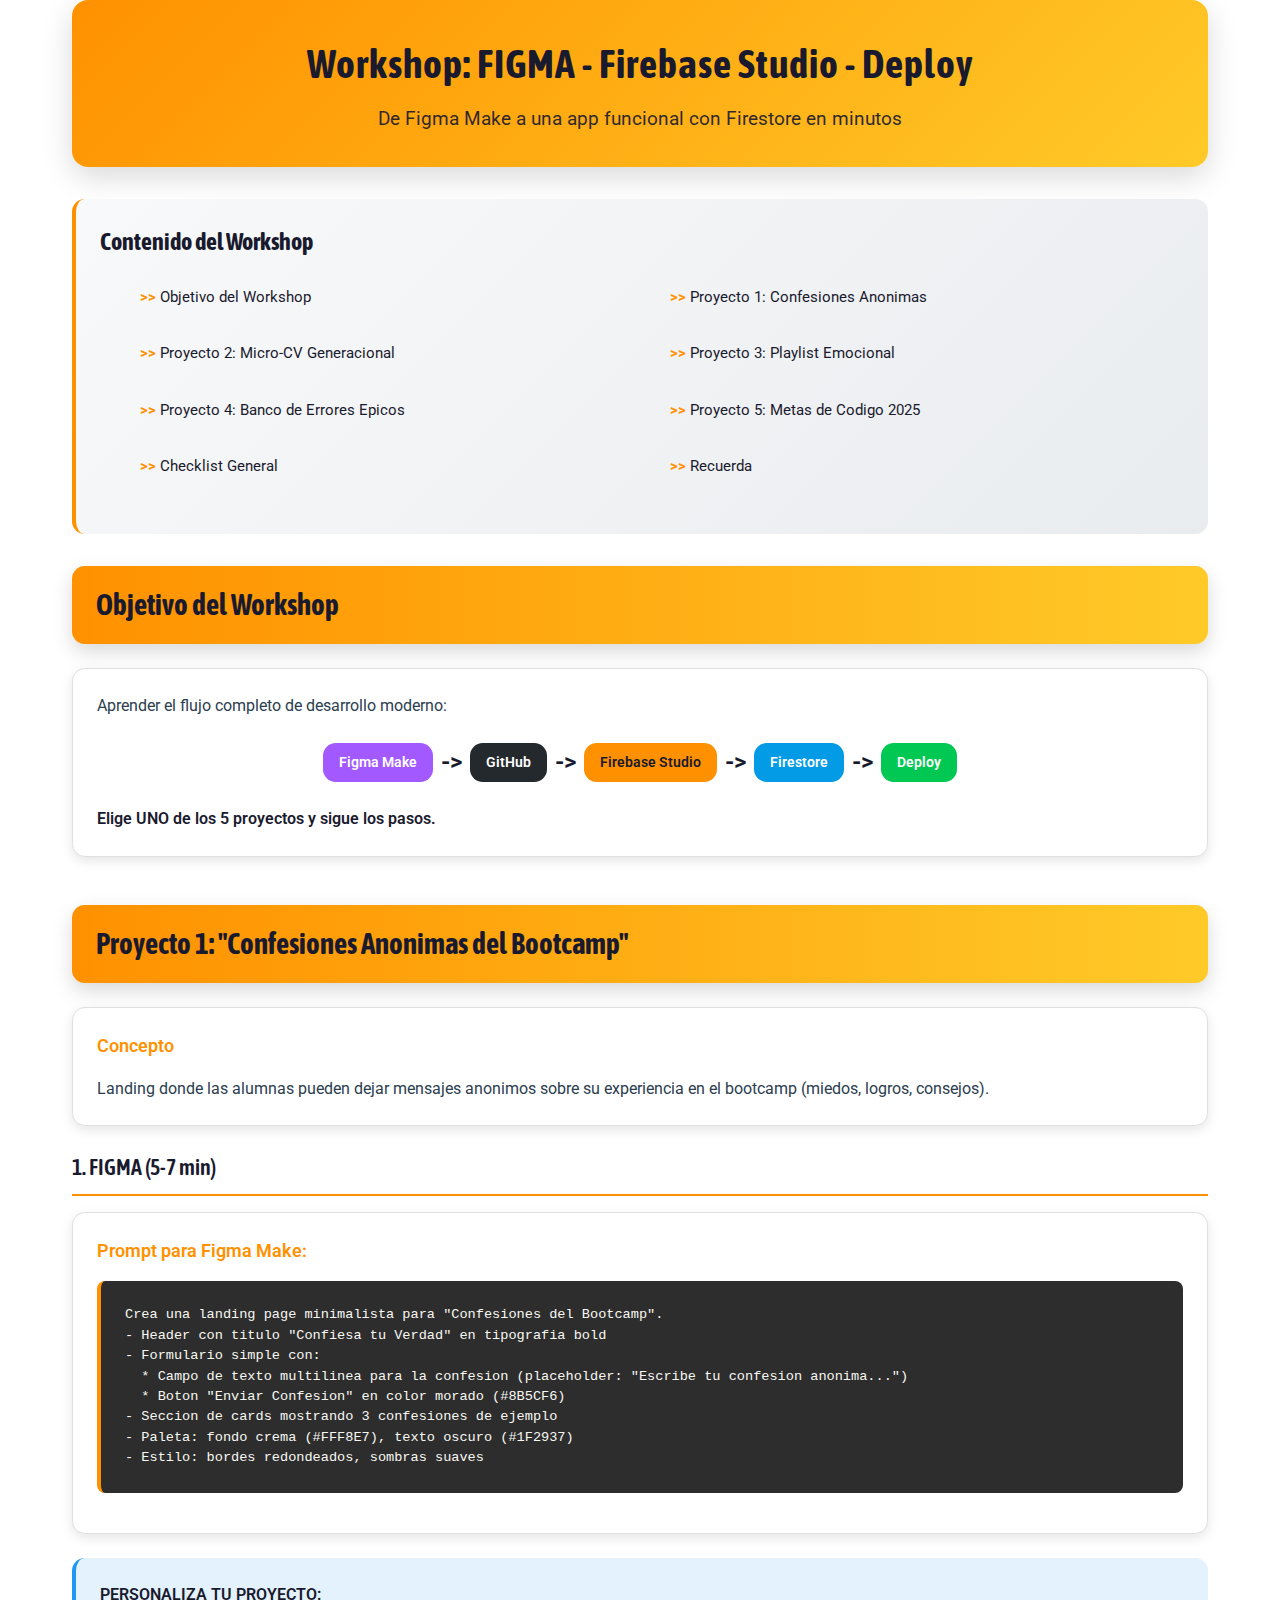
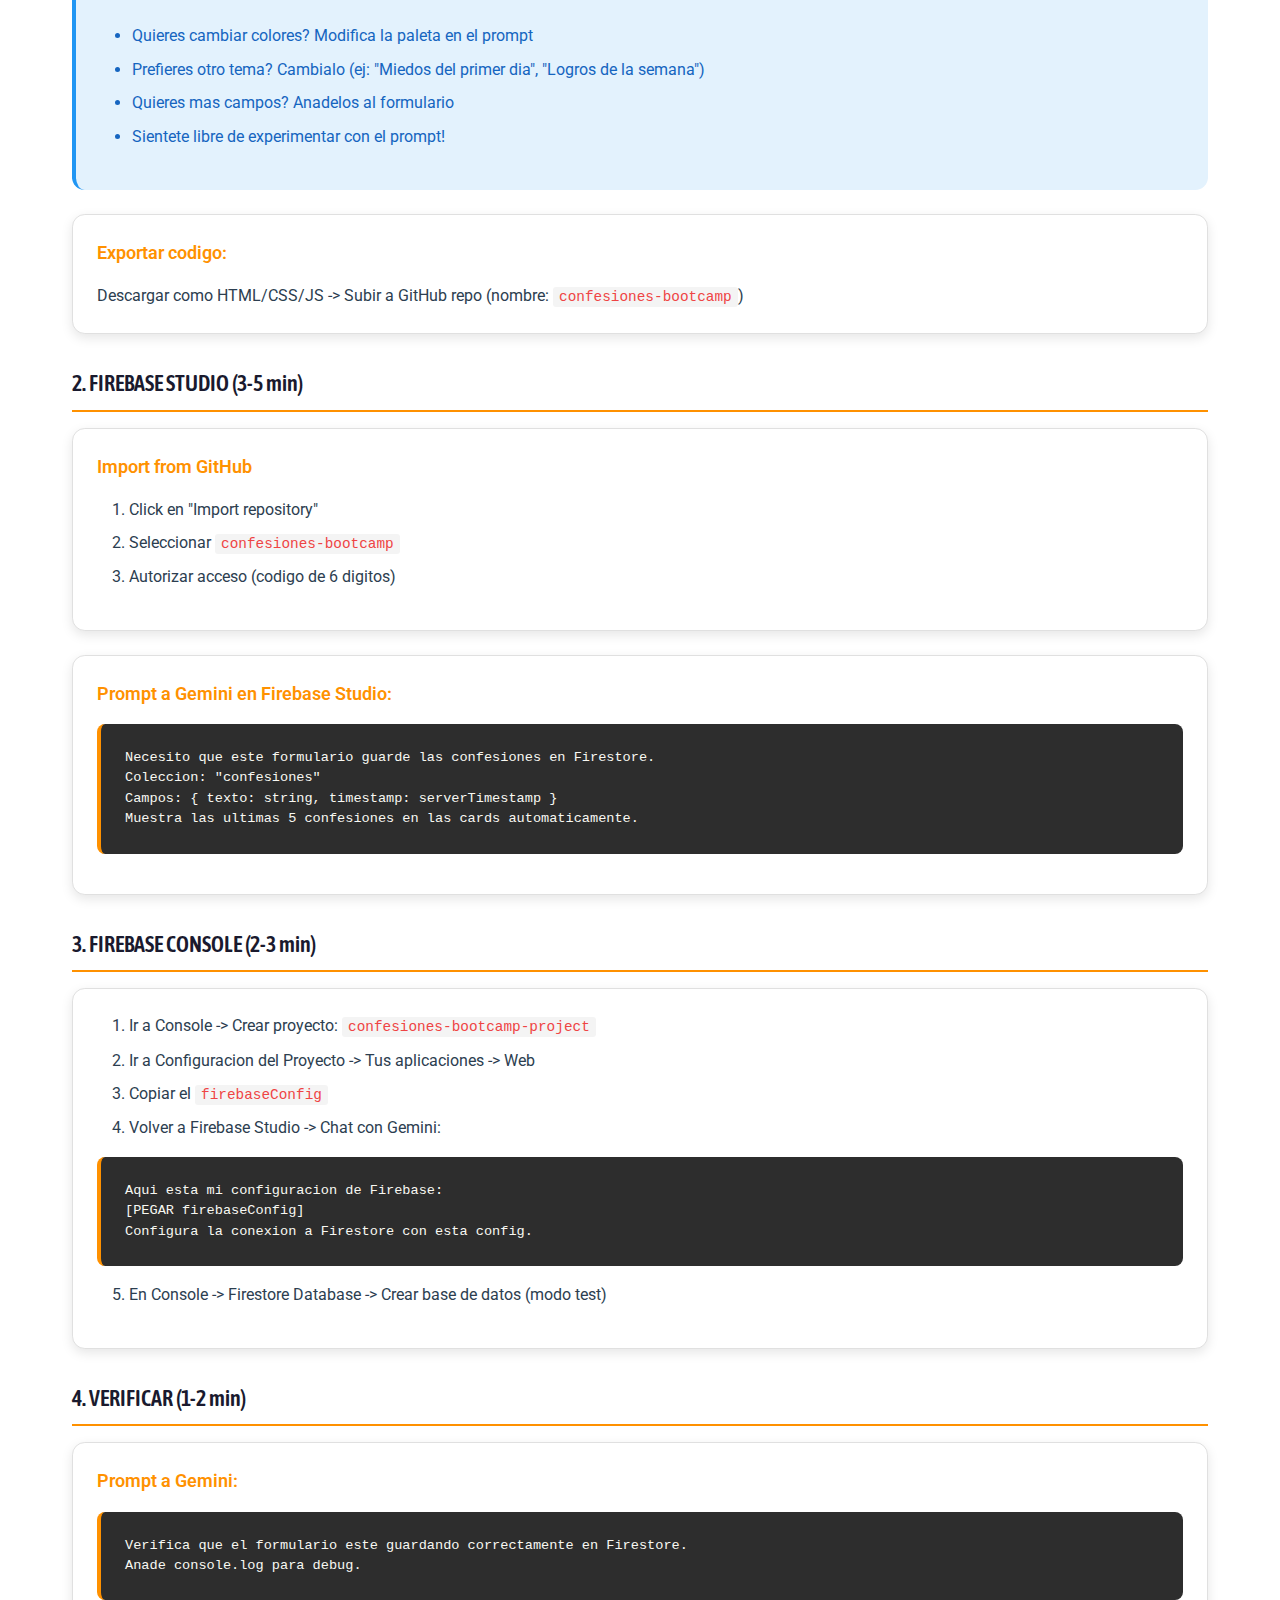
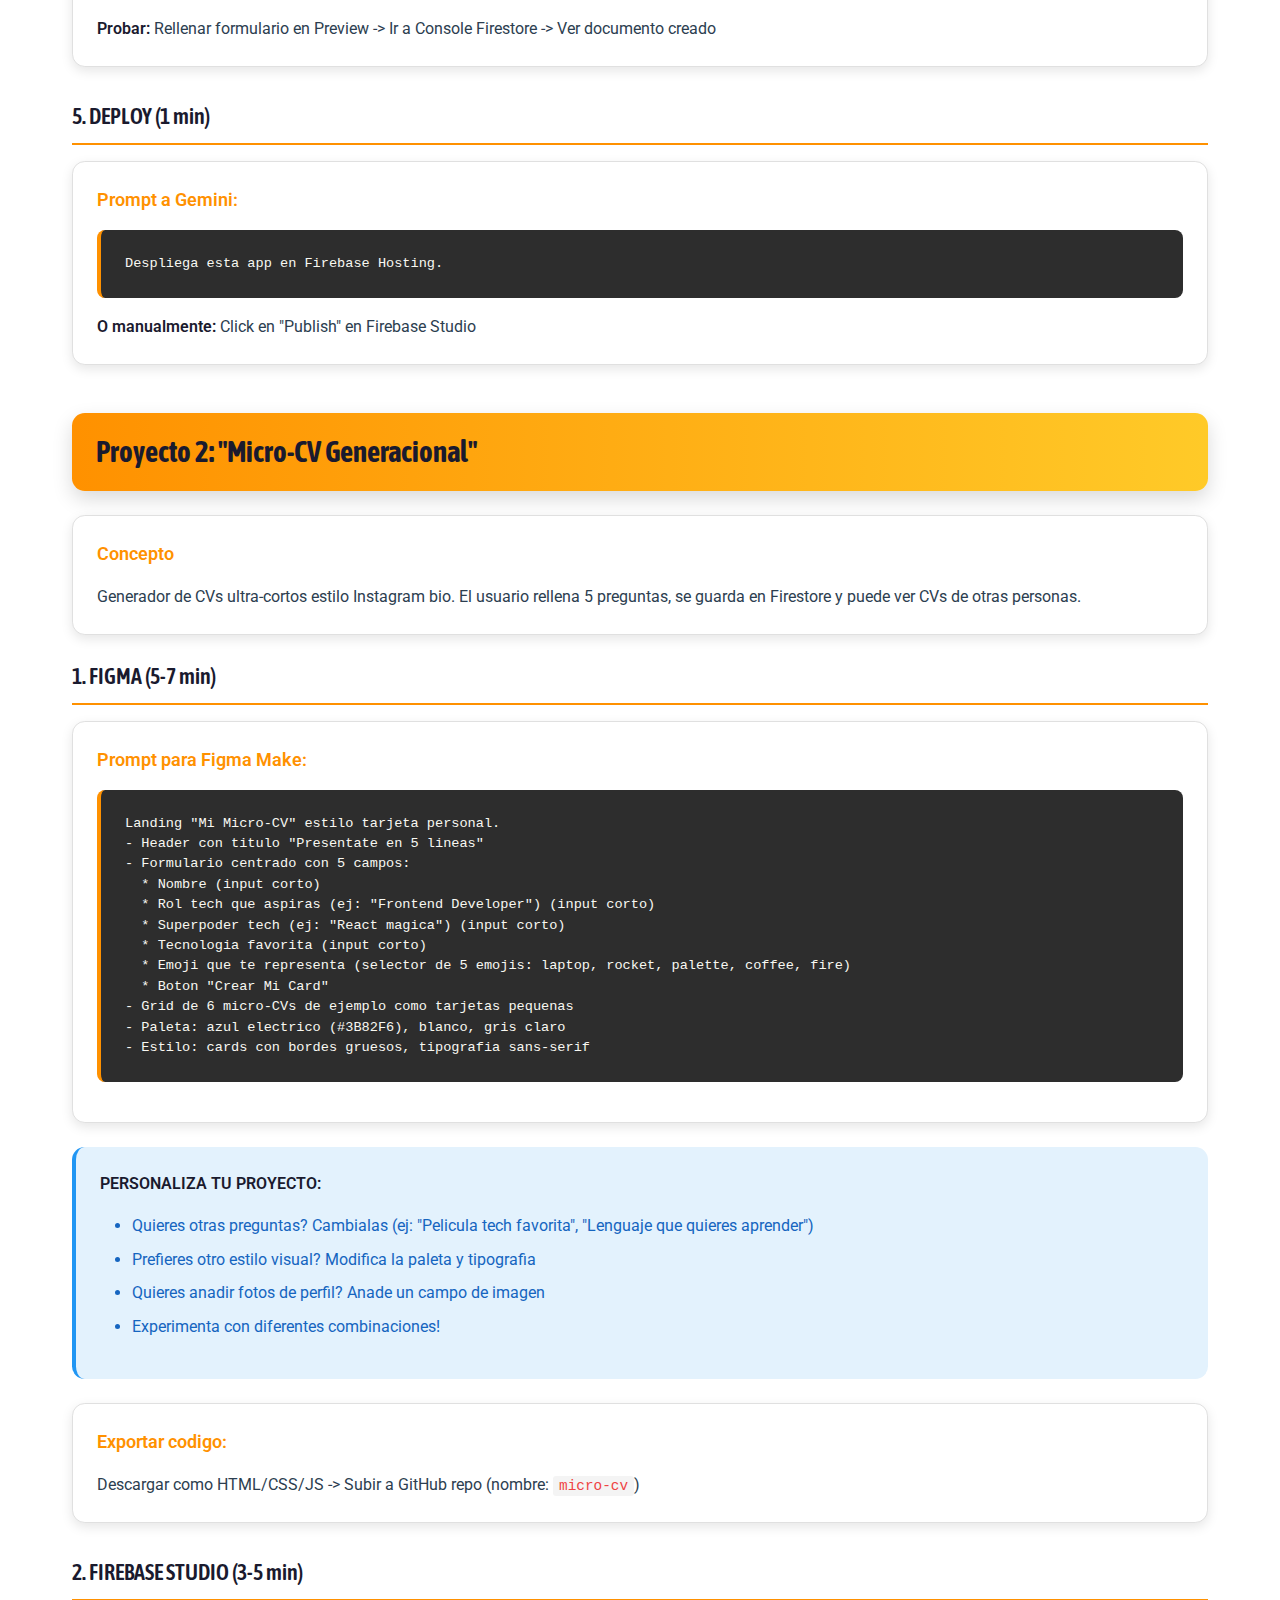
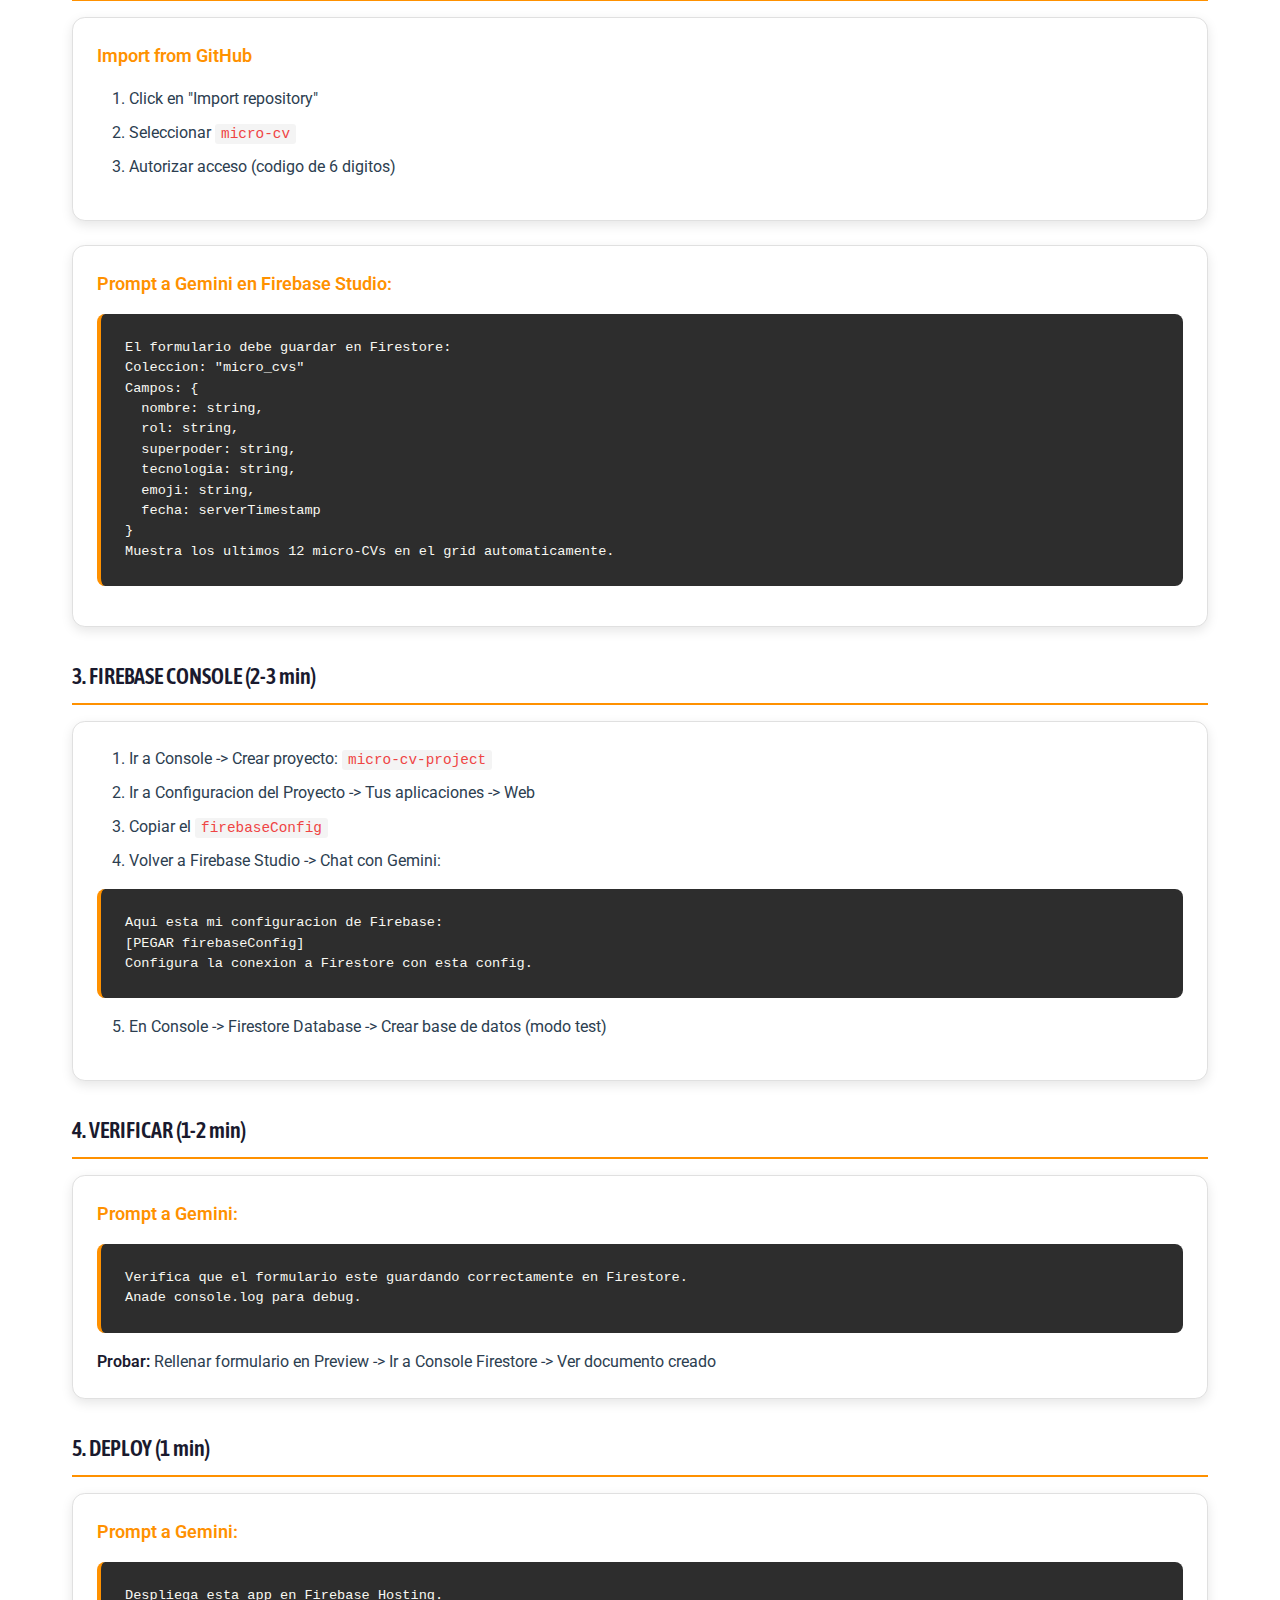
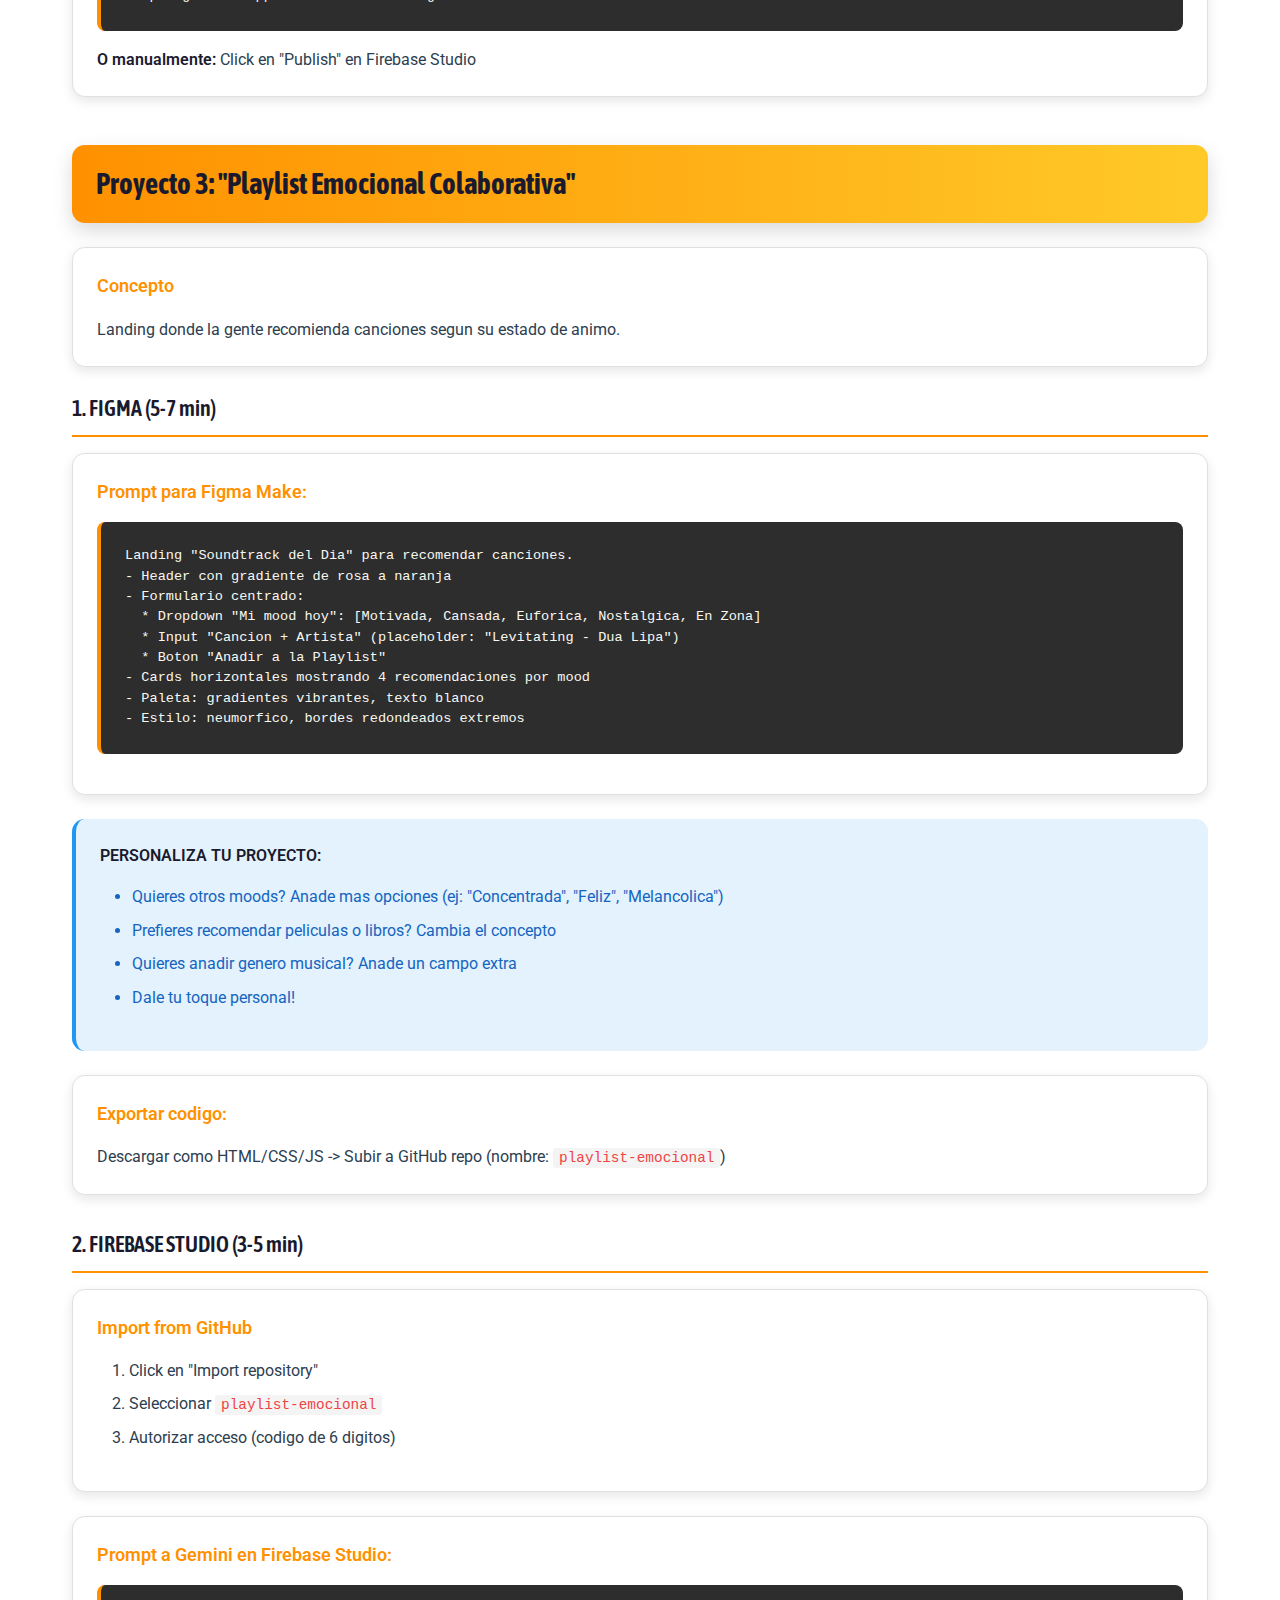
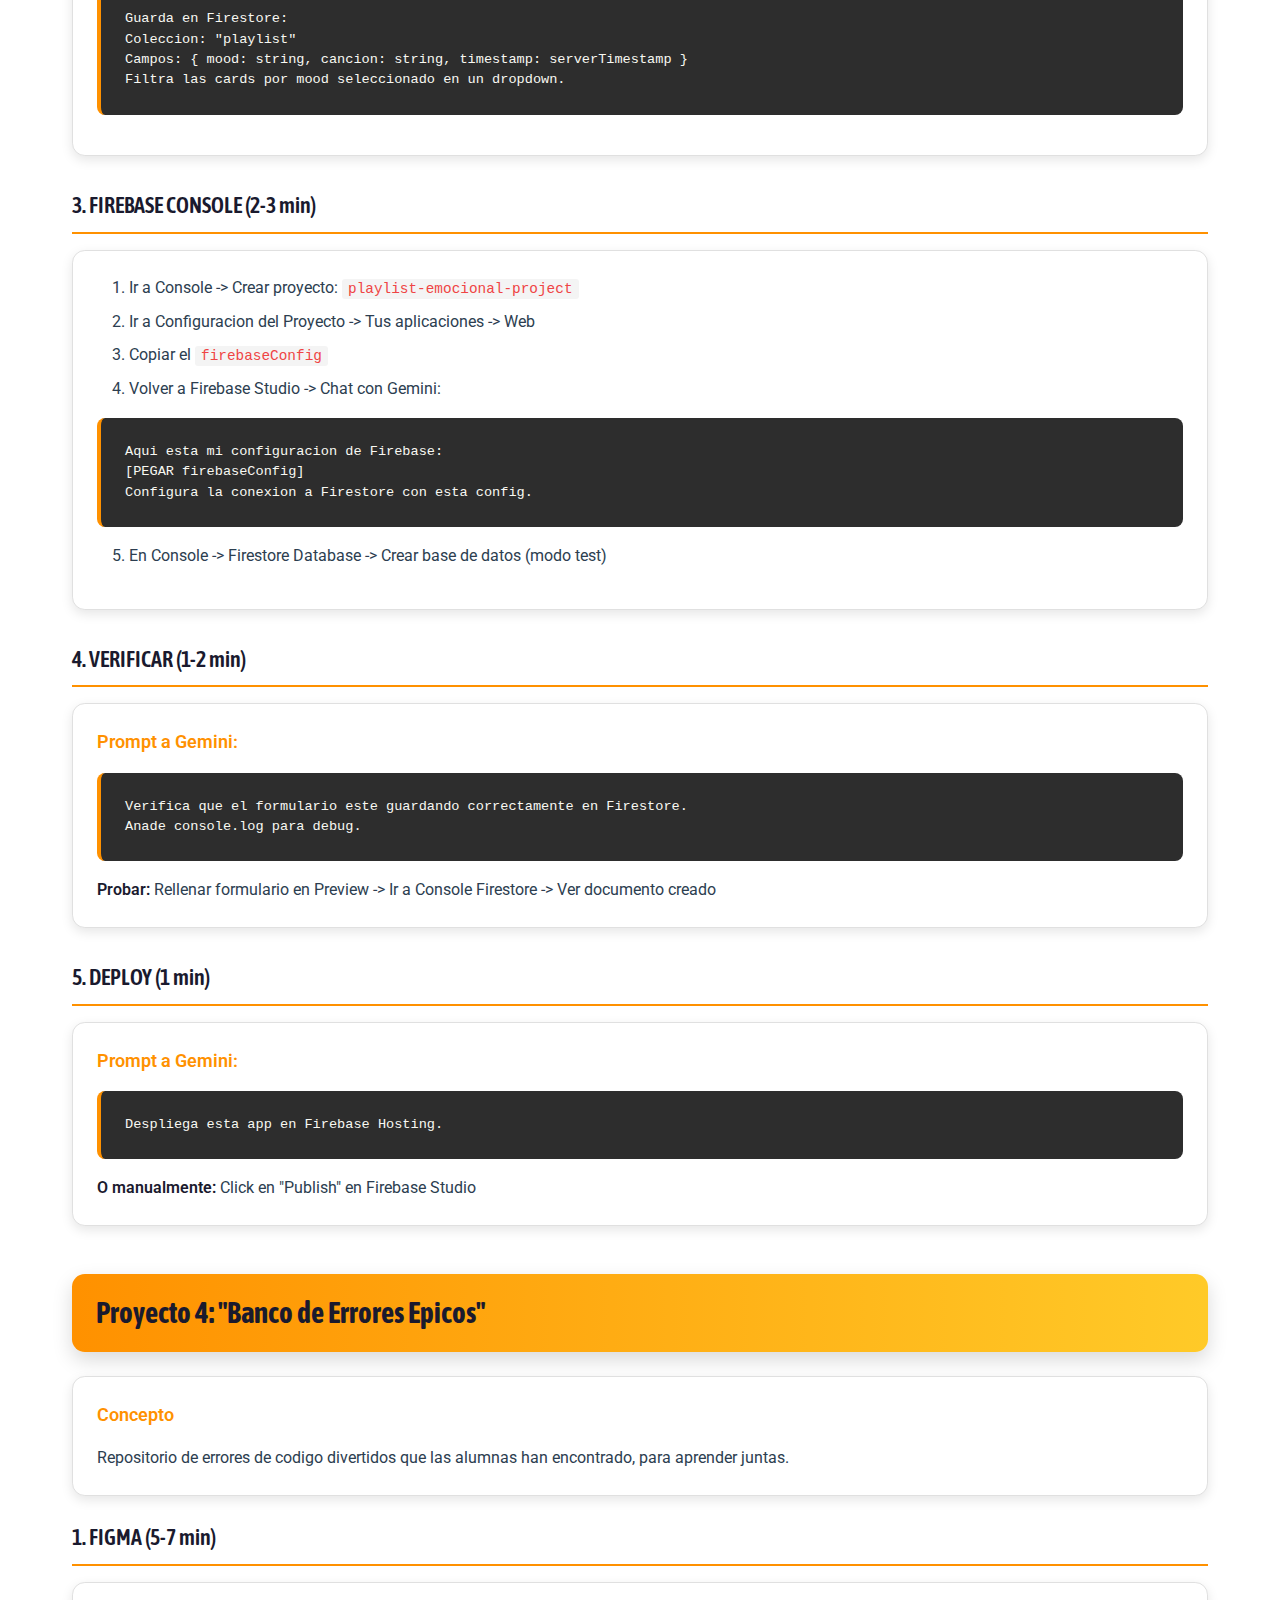
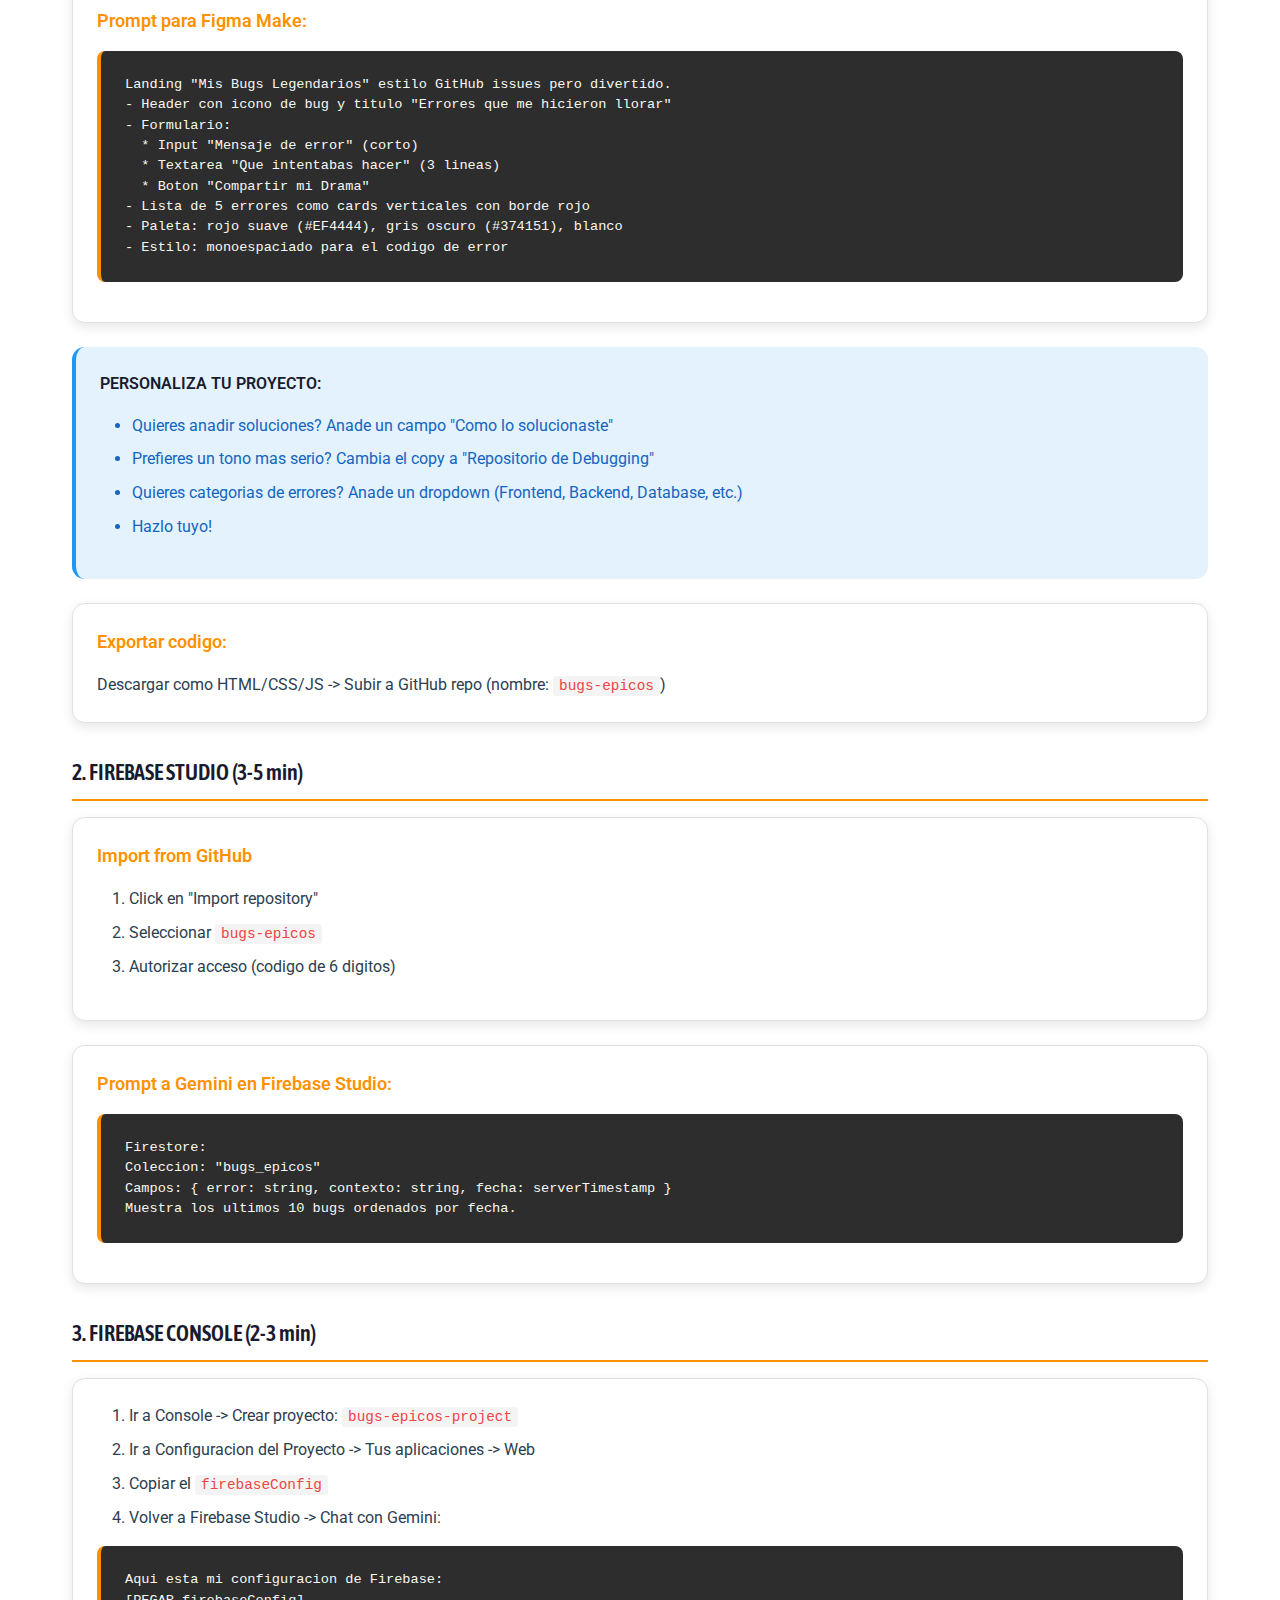
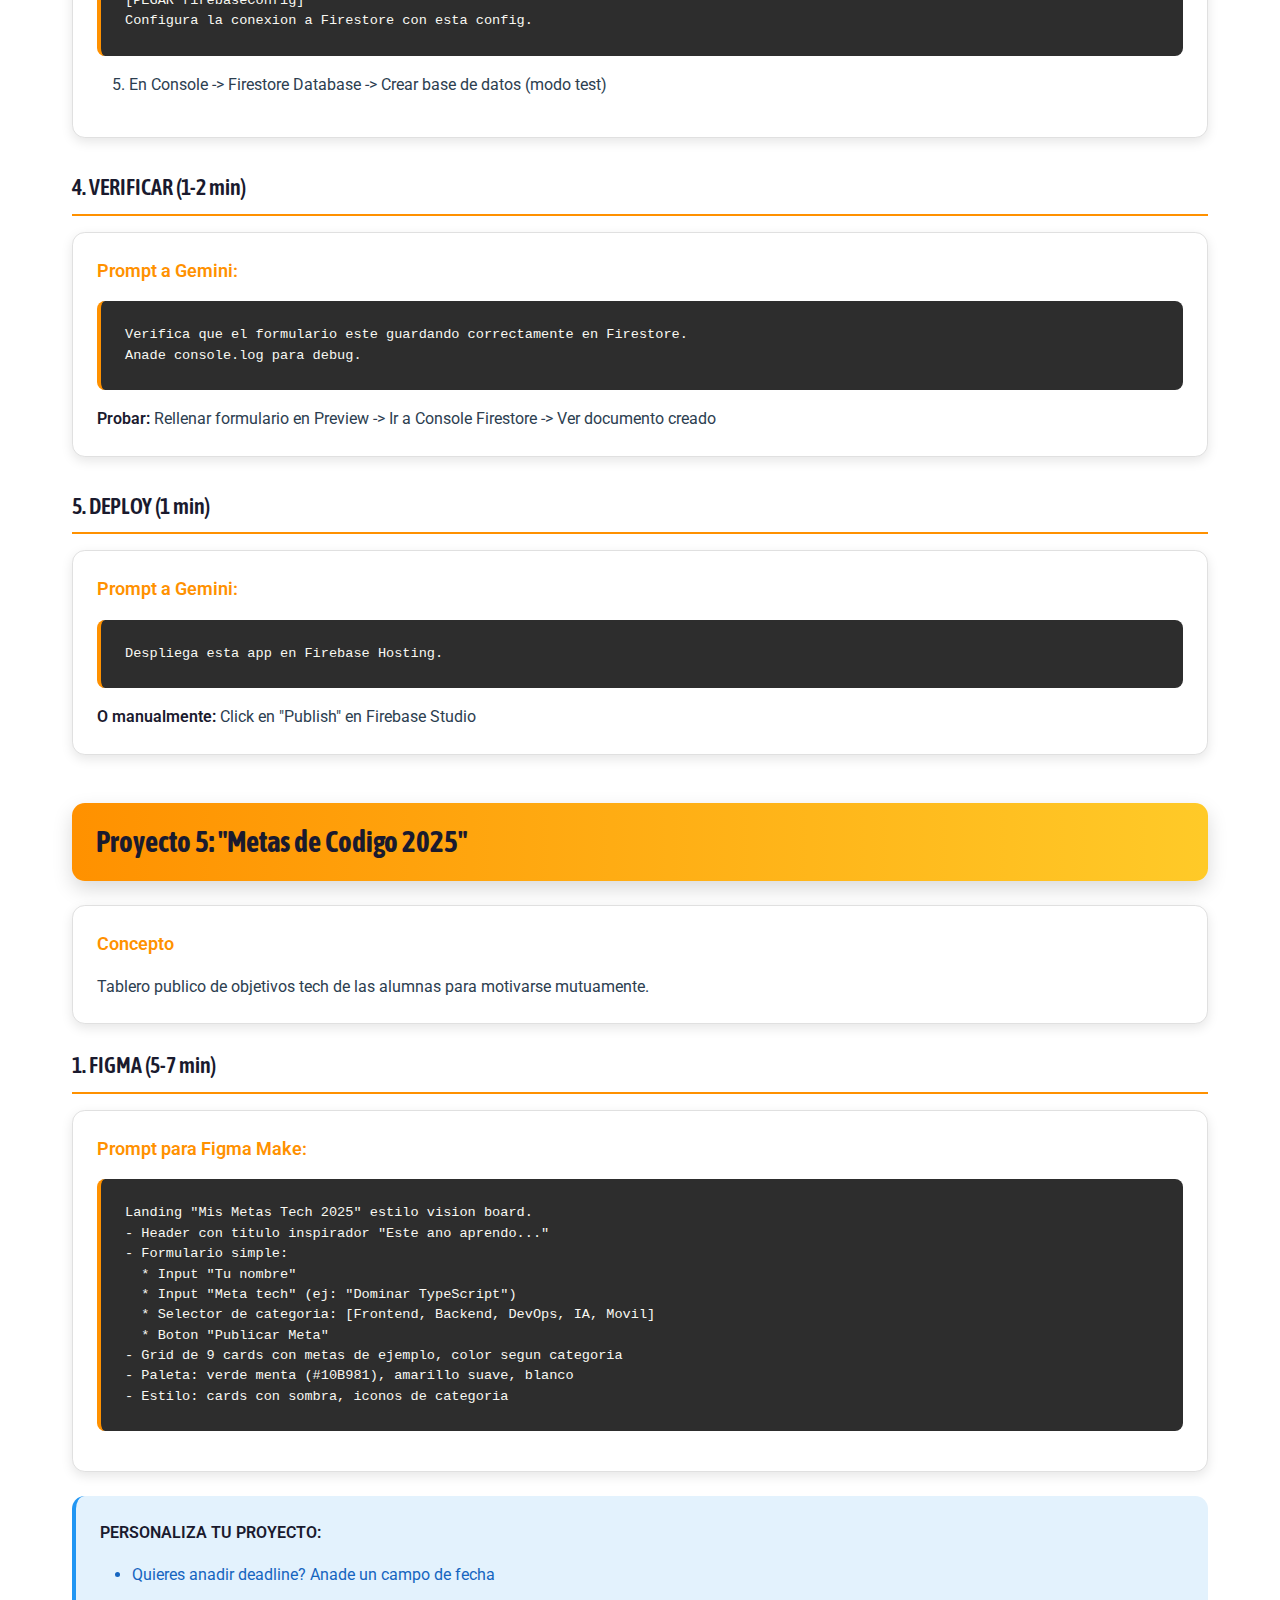
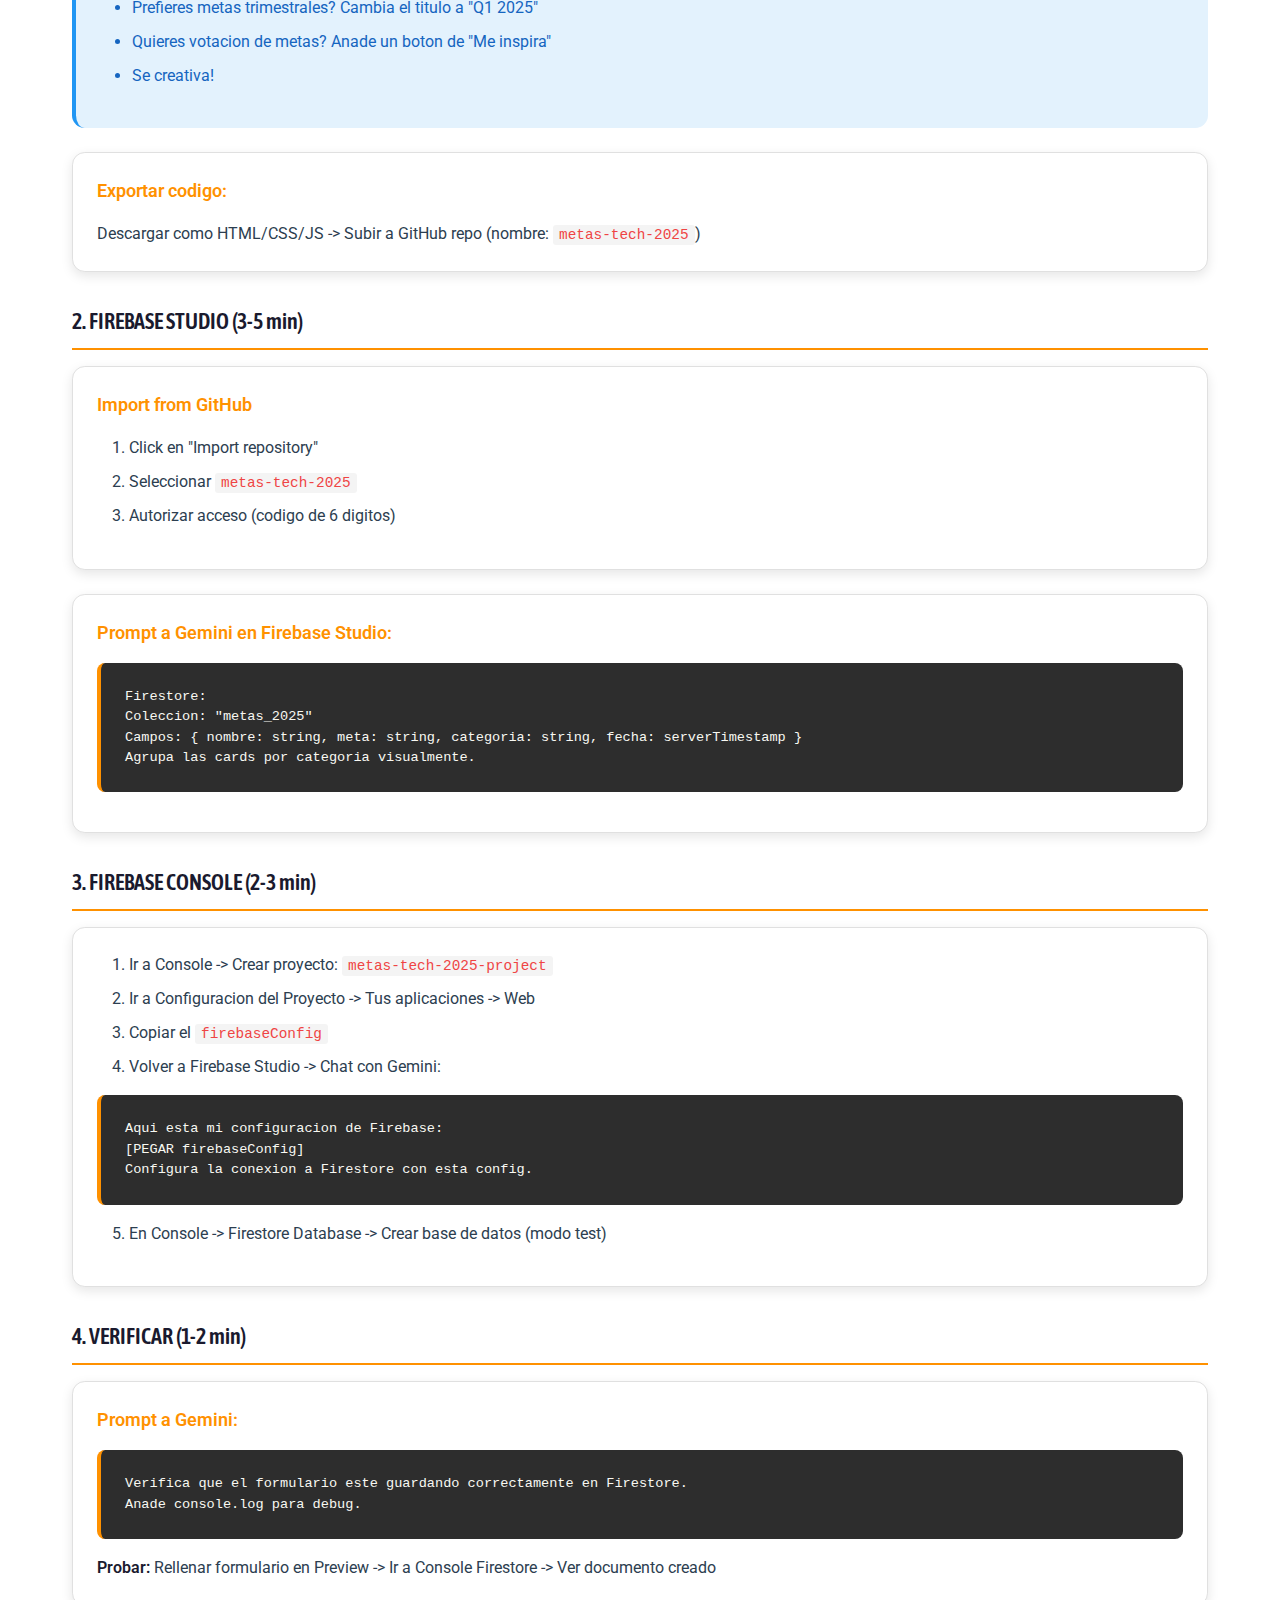
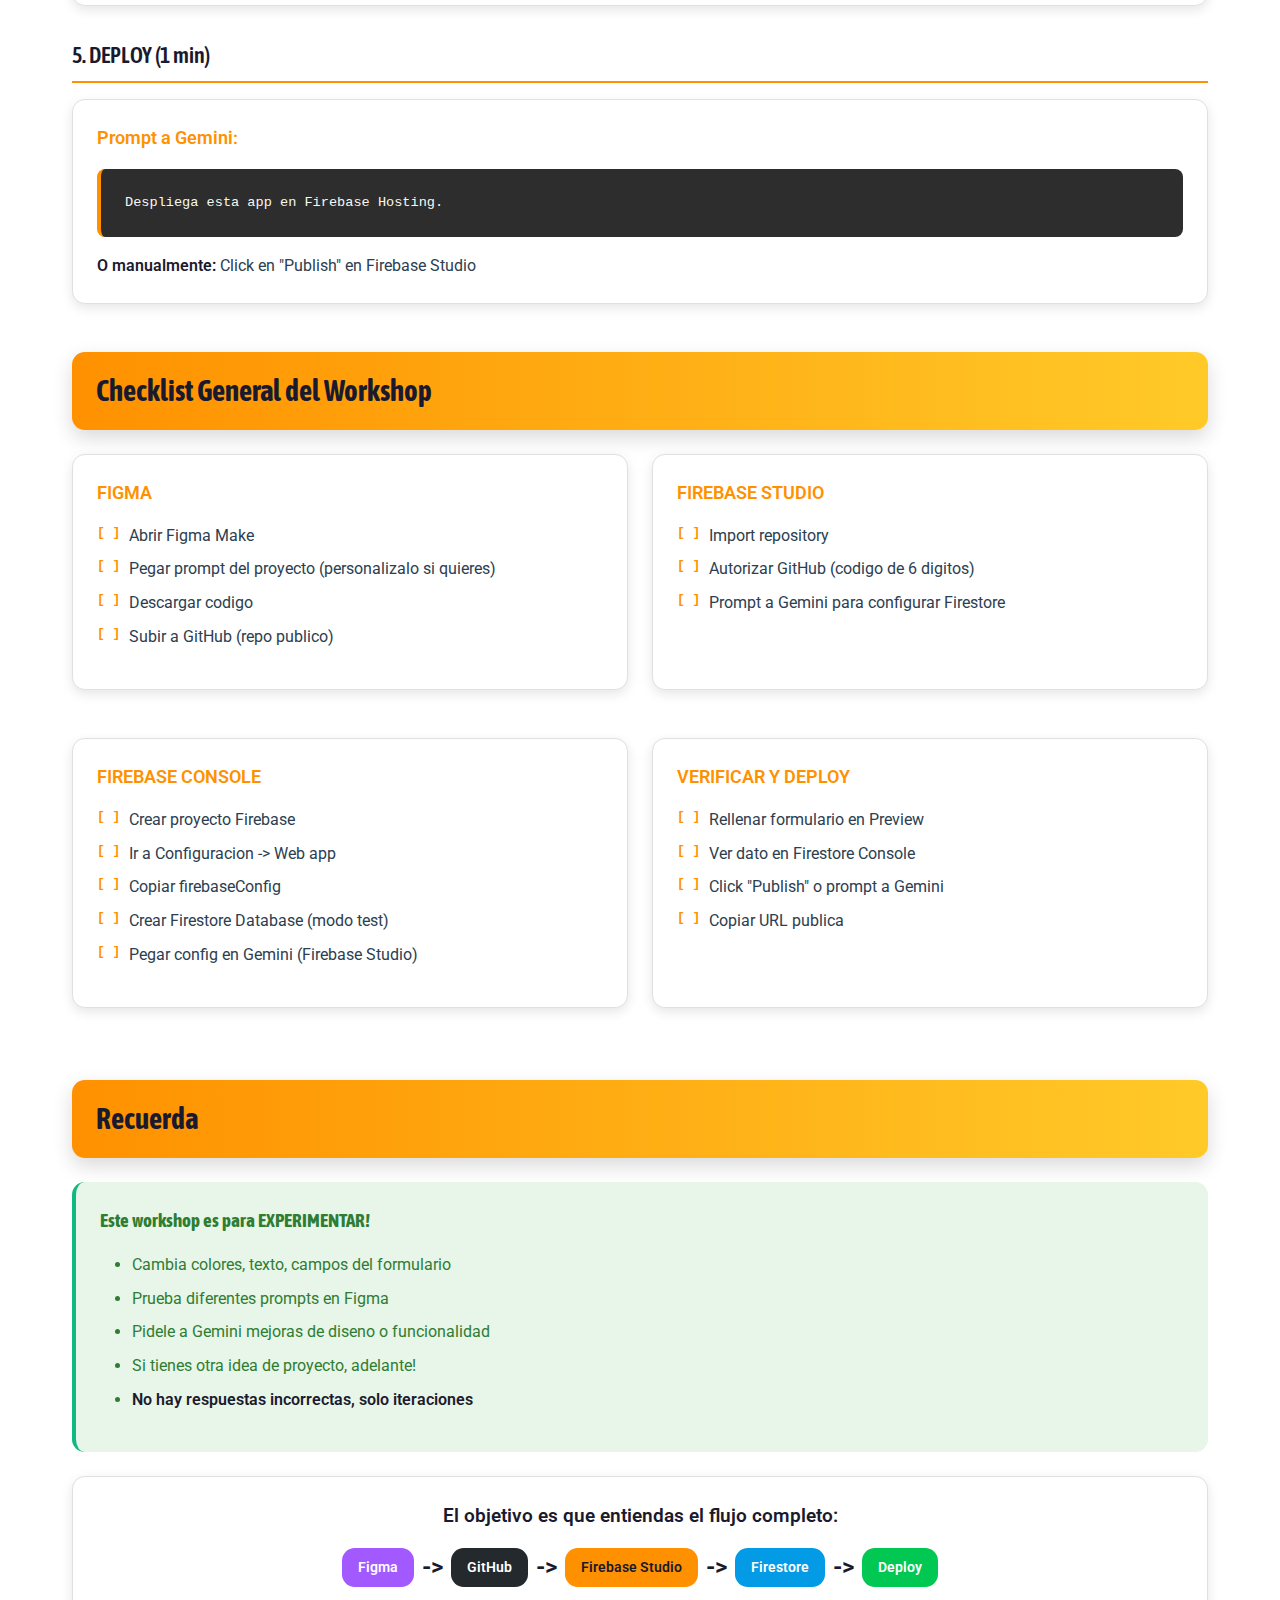
<file: workshops/firebase-studio/index.html>
<!DOCTYPE html>
<html lang="es">
<head>
    <meta charset="UTF-8">
    <meta name="viewport" content="width=device-width, initial-scale=1.0">
    <title>Workshop: FIGMA - Firebase Studio - Deploy</title>
    <link href="https://fonts.googleapis.com/css2?family=Roboto:wght@300;400;500;700&family=Asap+Condensed:wght@400;600;700&display=swap" rel="stylesheet">
    <link rel="stylesheet" href="styles.css">
</head>
<body>
    <div class="header">
        <h1>Workshop: FIGMA - Firebase Studio - Deploy</h1>
        <div class="subtitle">De Figma Make a una app funcional con Firestore en minutos</div>
    </div>

    <div class="toc">
        <h2>Contenido del Workshop</h2>
        <ul>
            <li><a href="#objetivo">Objetivo del Workshop</a></li>
            <li><a href="#proyecto1">Proyecto 1: Confesiones Anonimas</a></li>
            <li><a href="#proyecto2">Proyecto 2: Micro-CV Generacional</a></li>
            <li><a href="#proyecto3">Proyecto 3: Playlist Emocional</a></li>
            <li><a href="#proyecto4">Proyecto 4: Banco de Errores Epicos</a></li>
            <li><a href="#proyecto5">Proyecto 5: Metas de Codigo 2025</a></li>
            <li><a href="#checklist">Checklist General</a></li>
            <li><a href="#recuerda">Recuerda</a></li>
        </ul>
    </div>

    <!-- OBJETIVO -->
    <div class="section" id="objetivo">
        <h2 class="section-title">Objetivo del Workshop</h2>
        <div class="card">
            <p>Aprender el flujo completo de desarrollo moderno:</p>
            <div class="flow-diagram">
                <span class="flow-step figma">Figma Make</span>
                <span class="flow-arrow">-></span>
                <span class="flow-step github">GitHub</span>
                <span class="flow-arrow">-></span>
                <span class="flow-step firebase">Firebase Studio</span>
                <span class="flow-arrow">-></span>
                <span class="flow-step firestore">Firestore</span>
                <span class="flow-arrow">-></span>
                <span class="flow-step deploy">Deploy</span>
            </div>
            <p class="mt-1"><strong>Elige UNO de los 5 proyectos y sigue los pasos.</strong></p>
        </div>
    </div>

    <div class="page-break"></div>

    <!-- PROYECTO 1 -->
    <div class="section" id="proyecto1">
        <h2 class="section-title">Proyecto 1: "Confesiones Anonimas del Bootcamp"</h2>

        <div class="card">
            <div class="card-header">Concepto</div>
            <p>Landing donde las alumnas pueden dejar mensajes anonimos sobre su experiencia en el bootcamp (miedos, logros, consejos).</p>
        </div>

        <!-- PASO 1 FIGMA -->
        <div class="subsection">
            <h3 class="subsection-title">1. FIGMA (5-7 min)</h3>
            <div class="card">
                <div class="card-header">Prompt para Figma Make:</div>
                <pre>Crea una landing page minimalista para "Confesiones del Bootcamp".
- Header con titulo "Confiesa tu Verdad" en tipografia bold
- Formulario simple con:
  * Campo de texto multilinea para la confesion (placeholder: "Escribe tu confesion anonima...")
  * Boton "Enviar Confesion" en color morado (#8B5CF6)
- Seccion de cards mostrando 3 confesiones de ejemplo
- Paleta: fondo crema (#FFF8E7), texto oscuro (#1F2937)
- Estilo: bordes redondeados, sombras suaves</pre>
            </div>

            <div class="alert alert-info">
                <strong>PERSONALIZA TU PROYECTO:</strong>
                <ul>
                    <li>Quieres cambiar colores? Modifica la paleta en el prompt</li>
                    <li>Prefieres otro tema? Cambialo (ej: "Miedos del primer dia", "Logros de la semana")</li>
                    <li>Quieres mas campos? Anadelos al formulario</li>
                    <li>Sientete libre de experimentar con el prompt!</li>
                </ul>
            </div>

            <div class="card">
                <div class="card-header">Exportar codigo:</div>
                <p>Descargar como HTML/CSS/JS -> Subir a GitHub repo (nombre: <code>confesiones-bootcamp</code>)</p>
            </div>
        </div>

        <!-- PASO 2 FIREBASE STUDIO -->
        <div class="subsection">
            <h3 class="subsection-title">2. FIREBASE STUDIO (3-5 min)</h3>
            <div class="card">
                <div class="card-header">Import from GitHub</div>
                <ol>
                    <li>Click en "Import repository"</li>
                    <li>Seleccionar <code>confesiones-bootcamp</code></li>
                    <li>Autorizar acceso (codigo de 6 digitos)</li>
                </ol>
            </div>

            <div class="card">
                <div class="card-header">Prompt a Gemini en Firebase Studio:</div>
                <pre>Necesito que este formulario guarde las confesiones en Firestore.
Coleccion: "confesiones"
Campos: { texto: string, timestamp: serverTimestamp }
Muestra las ultimas 5 confesiones en las cards automaticamente.</pre>
            </div>
        </div>

        <!-- PASO 3 FIREBASE CONSOLE -->
        <div class="subsection">
            <h3 class="subsection-title">3. FIREBASE CONSOLE (2-3 min)</h3>
            <div class="card">
                <ol>
                    <li>Ir a Console -> Crear proyecto: <code>confesiones-bootcamp-project</code></li>
                    <li>Ir a Configuracion del Proyecto -> Tus aplicaciones -> Web</li>
                    <li>Copiar el <code>firebaseConfig</code></li>
                    <li>Volver a Firebase Studio -> Chat con Gemini:</li>
                </ol>
                <pre>Aqui esta mi configuracion de Firebase:
[PEGAR firebaseConfig]
Configura la conexion a Firestore con esta config.</pre>
                <ol start="5">
                    <li>En Console -> Firestore Database -> Crear base de datos (modo test)</li>
                </ol>
            </div>
        </div>

        <!-- PASO 4 VERIFICAR -->
        <div class="subsection">
            <h3 class="subsection-title">4. VERIFICAR (1-2 min)</h3>
            <div class="card">
                <div class="card-header">Prompt a Gemini:</div>
                <pre>Verifica que el formulario este guardando correctamente en Firestore.
Anade console.log para debug.</pre>
                <p class="mt-1"><strong>Probar:</strong> Rellenar formulario en Preview -> Ir a Console Firestore -> Ver documento creado</p>
            </div>
        </div>

        <!-- PASO 5 DEPLOY -->
        <div class="subsection">
            <h3 class="subsection-title">5. DEPLOY (1 min)</h3>
            <div class="card">
                <div class="card-header">Prompt a Gemini:</div>
                <pre>Despliega esta app en Firebase Hosting.</pre>
                <p><strong>O manualmente:</strong> Click en "Publish" en Firebase Studio</p>
            </div>
        </div>
    </div>

    <div class="page-break"></div>

    <!-- PROYECTO 2 -->
    <div class="section" id="proyecto2">
        <h2 class="section-title">Proyecto 2: "Micro-CV Generacional"</h2>

        <div class="card">
            <div class="card-header">Concepto</div>
            <p>Generador de CVs ultra-cortos estilo Instagram bio. El usuario rellena 5 preguntas, se guarda en Firestore y puede ver CVs de otras personas.</p>
        </div>

        <!-- PASO 1 FIGMA -->
        <div class="subsection">
            <h3 class="subsection-title">1. FIGMA (5-7 min)</h3>
            <div class="card">
                <div class="card-header">Prompt para Figma Make:</div>
                <pre>Landing "Mi Micro-CV" estilo tarjeta personal.
- Header con titulo "Presentate en 5 lineas"
- Formulario centrado con 5 campos:
  * Nombre (input corto)
  * Rol tech que aspiras (ej: "Frontend Developer") (input corto)
  * Superpoder tech (ej: "React magica") (input corto)
  * Tecnologia favorita (input corto)
  * Emoji que te representa (selector de 5 emojis: laptop, rocket, palette, coffee, fire)
  * Boton "Crear Mi Card"
- Grid de 6 micro-CVs de ejemplo como tarjetas pequenas
- Paleta: azul electrico (#3B82F6), blanco, gris claro
- Estilo: cards con bordes gruesos, tipografia sans-serif</pre>
            </div>

            <div class="alert alert-info">
                <strong>PERSONALIZA TU PROYECTO:</strong>
                <ul>
                    <li>Quieres otras preguntas? Cambialas (ej: "Pelicula tech favorita", "Lenguaje que quieres aprender")</li>
                    <li>Prefieres otro estilo visual? Modifica la paleta y tipografia</li>
                    <li>Quieres anadir fotos de perfil? Anade un campo de imagen</li>
                    <li>Experimenta con diferentes combinaciones!</li>
                </ul>
            </div>

            <div class="card">
                <div class="card-header">Exportar codigo:</div>
                <p>Descargar como HTML/CSS/JS -> Subir a GitHub repo (nombre: <code>micro-cv</code>)</p>
            </div>
        </div>

        <!-- PASO 2 FIREBASE STUDIO -->
        <div class="subsection">
            <h3 class="subsection-title">2. FIREBASE STUDIO (3-5 min)</h3>
            <div class="card">
                <div class="card-header">Import from GitHub</div>
                <ol>
                    <li>Click en "Import repository"</li>
                    <li>Seleccionar <code>micro-cv</code></li>
                    <li>Autorizar acceso (codigo de 6 digitos)</li>
                </ol>
            </div>

            <div class="card">
                <div class="card-header">Prompt a Gemini en Firebase Studio:</div>
                <pre>El formulario debe guardar en Firestore:
Coleccion: "micro_cvs"
Campos: {
  nombre: string,
  rol: string,
  superpoder: string,
  tecnologia: string,
  emoji: string,
  fecha: serverTimestamp
}
Muestra los ultimos 12 micro-CVs en el grid automaticamente.</pre>
            </div>
        </div>

        <!-- PASO 3 FIREBASE CONSOLE -->
        <div class="subsection">
            <h3 class="subsection-title">3. FIREBASE CONSOLE (2-3 min)</h3>
            <div class="card">
                <ol>
                    <li>Ir a Console -> Crear proyecto: <code>micro-cv-project</code></li>
                    <li>Ir a Configuracion del Proyecto -> Tus aplicaciones -> Web</li>
                    <li>Copiar el <code>firebaseConfig</code></li>
                    <li>Volver a Firebase Studio -> Chat con Gemini:</li>
                </ol>
                <pre>Aqui esta mi configuracion de Firebase:
[PEGAR firebaseConfig]
Configura la conexion a Firestore con esta config.</pre>
                <ol start="5">
                    <li>En Console -> Firestore Database -> Crear base de datos (modo test)</li>
                </ol>
            </div>
        </div>

        <!-- PASO 4 VERIFICAR -->
        <div class="subsection">
            <h3 class="subsection-title">4. VERIFICAR (1-2 min)</h3>
            <div class="card">
                <div class="card-header">Prompt a Gemini:</div>
                <pre>Verifica que el formulario este guardando correctamente en Firestore.
Anade console.log para debug.</pre>
                <p class="mt-1"><strong>Probar:</strong> Rellenar formulario en Preview -> Ir a Console Firestore -> Ver documento creado</p>
            </div>
        </div>

        <!-- PASO 5 DEPLOY -->
        <div class="subsection">
            <h3 class="subsection-title">5. DEPLOY (1 min)</h3>
            <div class="card">
                <div class="card-header">Prompt a Gemini:</div>
                <pre>Despliega esta app en Firebase Hosting.</pre>
                <p><strong>O manualmente:</strong> Click en "Publish" en Firebase Studio</p>
            </div>
        </div>
    </div>

    <div class="page-break"></div>

    <!-- PROYECTO 3 -->
    <div class="section" id="proyecto3">
        <h2 class="section-title">Proyecto 3: "Playlist Emocional Colaborativa"</h2>

        <div class="card">
            <div class="card-header">Concepto</div>
            <p>Landing donde la gente recomienda canciones segun su estado de animo.</p>
        </div>

        <!-- PASO 1 FIGMA -->
        <div class="subsection">
            <h3 class="subsection-title">1. FIGMA (5-7 min)</h3>
            <div class="card">
                <div class="card-header">Prompt para Figma Make:</div>
                <pre>Landing "Soundtrack del Dia" para recomendar canciones.
- Header con gradiente de rosa a naranja
- Formulario centrado:
  * Dropdown "Mi mood hoy": [Motivada, Cansada, Euforica, Nostalgica, En Zona]
  * Input "Cancion + Artista" (placeholder: "Levitating - Dua Lipa")
  * Boton "Anadir a la Playlist"
- Cards horizontales mostrando 4 recomendaciones por mood
- Paleta: gradientes vibrantes, texto blanco
- Estilo: neumorfico, bordes redondeados extremos</pre>
            </div>

            <div class="alert alert-info">
                <strong>PERSONALIZA TU PROYECTO:</strong>
                <ul>
                    <li>Quieres otros moods? Anade mas opciones (ej: "Concentrada", "Feliz", "Melancolica")</li>
                    <li>Prefieres recomendar peliculas o libros? Cambia el concepto</li>
                    <li>Quieres anadir genero musical? Anade un campo extra</li>
                    <li>Dale tu toque personal!</li>
                </ul>
            </div>

            <div class="card">
                <div class="card-header">Exportar codigo:</div>
                <p>Descargar como HTML/CSS/JS -> Subir a GitHub repo (nombre: <code>playlist-emocional</code>)</p>
            </div>
        </div>

        <!-- PASO 2 FIREBASE STUDIO -->
        <div class="subsection">
            <h3 class="subsection-title">2. FIREBASE STUDIO (3-5 min)</h3>
            <div class="card">
                <div class="card-header">Import from GitHub</div>
                <ol>
                    <li>Click en "Import repository"</li>
                    <li>Seleccionar <code>playlist-emocional</code></li>
                    <li>Autorizar acceso (codigo de 6 digitos)</li>
                </ol>
            </div>

            <div class="card">
                <div class="card-header">Prompt a Gemini en Firebase Studio:</div>
                <pre>Guarda en Firestore:
Coleccion: "playlist"
Campos: { mood: string, cancion: string, timestamp: serverTimestamp }
Filtra las cards por mood seleccionado en un dropdown.</pre>
            </div>
        </div>

        <!-- PASO 3 FIREBASE CONSOLE -->
        <div class="subsection">
            <h3 class="subsection-title">3. FIREBASE CONSOLE (2-3 min)</h3>
            <div class="card">
                <ol>
                    <li>Ir a Console -> Crear proyecto: <code>playlist-emocional-project</code></li>
                    <li>Ir a Configuracion del Proyecto -> Tus aplicaciones -> Web</li>
                    <li>Copiar el <code>firebaseConfig</code></li>
                    <li>Volver a Firebase Studio -> Chat con Gemini:</li>
                </ol>
                <pre>Aqui esta mi configuracion de Firebase:
[PEGAR firebaseConfig]
Configura la conexion a Firestore con esta config.</pre>
                <ol start="5">
                    <li>En Console -> Firestore Database -> Crear base de datos (modo test)</li>
                </ol>
            </div>
        </div>

        <!-- PASO 4 VERIFICAR -->
        <div class="subsection">
            <h3 class="subsection-title">4. VERIFICAR (1-2 min)</h3>
            <div class="card">
                <div class="card-header">Prompt a Gemini:</div>
                <pre>Verifica que el formulario este guardando correctamente en Firestore.
Anade console.log para debug.</pre>
                <p class="mt-1"><strong>Probar:</strong> Rellenar formulario en Preview -> Ir a Console Firestore -> Ver documento creado</p>
            </div>
        </div>

        <!-- PASO 5 DEPLOY -->
        <div class="subsection">
            <h3 class="subsection-title">5. DEPLOY (1 min)</h3>
            <div class="card">
                <div class="card-header">Prompt a Gemini:</div>
                <pre>Despliega esta app en Firebase Hosting.</pre>
                <p><strong>O manualmente:</strong> Click en "Publish" en Firebase Studio</p>
            </div>
        </div>
    </div>

    <div class="page-break"></div>

    <!-- PROYECTO 4 -->
    <div class="section" id="proyecto4">
        <h2 class="section-title">Proyecto 4: "Banco de Errores Epicos"</h2>

        <div class="card">
            <div class="card-header">Concepto</div>
            <p>Repositorio de errores de codigo divertidos que las alumnas han encontrado, para aprender juntas.</p>
        </div>

        <!-- PASO 1 FIGMA -->
        <div class="subsection">
            <h3 class="subsection-title">1. FIGMA (5-7 min)</h3>
            <div class="card">
                <div class="card-header">Prompt para Figma Make:</div>
                <pre>Landing "Mis Bugs Legendarios" estilo GitHub issues pero divertido.
- Header con icono de bug y titulo "Errores que me hicieron llorar"
- Formulario:
  * Input "Mensaje de error" (corto)
  * Textarea "Que intentabas hacer" (3 lineas)
  * Boton "Compartir mi Drama"
- Lista de 5 errores como cards verticales con borde rojo
- Paleta: rojo suave (#EF4444), gris oscuro (#374151), blanco
- Estilo: monoespaciado para el codigo de error</pre>
            </div>

            <div class="alert alert-info">
                <strong>PERSONALIZA TU PROYECTO:</strong>
                <ul>
                    <li>Quieres anadir soluciones? Anade un campo "Como lo solucionaste"</li>
                    <li>Prefieres un tono mas serio? Cambia el copy a "Repositorio de Debugging"</li>
                    <li>Quieres categorias de errores? Anade un dropdown (Frontend, Backend, Database, etc.)</li>
                    <li>Hazlo tuyo!</li>
                </ul>
            </div>

            <div class="card">
                <div class="card-header">Exportar codigo:</div>
                <p>Descargar como HTML/CSS/JS -> Subir a GitHub repo (nombre: <code>bugs-epicos</code>)</p>
            </div>
        </div>

        <!-- PASO 2 FIREBASE STUDIO -->
        <div class="subsection">
            <h3 class="subsection-title">2. FIREBASE STUDIO (3-5 min)</h3>
            <div class="card">
                <div class="card-header">Import from GitHub</div>
                <ol>
                    <li>Click en "Import repository"</li>
                    <li>Seleccionar <code>bugs-epicos</code></li>
                    <li>Autorizar acceso (codigo de 6 digitos)</li>
                </ol>
            </div>

            <div class="card">
                <div class="card-header">Prompt a Gemini en Firebase Studio:</div>
                <pre>Firestore:
Coleccion: "bugs_epicos"
Campos: { error: string, contexto: string, fecha: serverTimestamp }
Muestra los ultimos 10 bugs ordenados por fecha.</pre>
            </div>
        </div>

        <!-- PASO 3 FIREBASE CONSOLE -->
        <div class="subsection">
            <h3 class="subsection-title">3. FIREBASE CONSOLE (2-3 min)</h3>
            <div class="card">
                <ol>
                    <li>Ir a Console -> Crear proyecto: <code>bugs-epicos-project</code></li>
                    <li>Ir a Configuracion del Proyecto -> Tus aplicaciones -> Web</li>
                    <li>Copiar el <code>firebaseConfig</code></li>
                    <li>Volver a Firebase Studio -> Chat con Gemini:</li>
                </ol>
                <pre>Aqui esta mi configuracion de Firebase:
[PEGAR firebaseConfig]
Configura la conexion a Firestore con esta config.</pre>
                <ol start="5">
                    <li>En Console -> Firestore Database -> Crear base de datos (modo test)</li>
                </ol>
            </div>
        </div>

        <!-- PASO 4 VERIFICAR -->
        <div class="subsection">
            <h3 class="subsection-title">4. VERIFICAR (1-2 min)</h3>
            <div class="card">
                <div class="card-header">Prompt a Gemini:</div>
                <pre>Verifica que el formulario este guardando correctamente en Firestore.
Anade console.log para debug.</pre>
                <p class="mt-1"><strong>Probar:</strong> Rellenar formulario en Preview -> Ir a Console Firestore -> Ver documento creado</p>
            </div>
        </div>

        <!-- PASO 5 DEPLOY -->
        <div class="subsection">
            <h3 class="subsection-title">5. DEPLOY (1 min)</h3>
            <div class="card">
                <div class="card-header">Prompt a Gemini:</div>
                <pre>Despliega esta app en Firebase Hosting.</pre>
                <p><strong>O manualmente:</strong> Click en "Publish" en Firebase Studio</p>
            </div>
        </div>
    </div>

    <div class="page-break"></div>

    <!-- PROYECTO 5 -->
    <div class="section" id="proyecto5">
        <h2 class="section-title">Proyecto 5: "Metas de Codigo 2025"</h2>

        <div class="card">
            <div class="card-header">Concepto</div>
            <p>Tablero publico de objetivos tech de las alumnas para motivarse mutuamente.</p>
        </div>

        <!-- PASO 1 FIGMA -->
        <div class="subsection">
            <h3 class="subsection-title">1. FIGMA (5-7 min)</h3>
            <div class="card">
                <div class="card-header">Prompt para Figma Make:</div>
                <pre>Landing "Mis Metas Tech 2025" estilo vision board.
- Header con titulo inspirador "Este ano aprendo..."
- Formulario simple:
  * Input "Tu nombre"
  * Input "Meta tech" (ej: "Dominar TypeScript")
  * Selector de categoria: [Frontend, Backend, DevOps, IA, Movil]
  * Boton "Publicar Meta"
- Grid de 9 cards con metas de ejemplo, color segun categoria
- Paleta: verde menta (#10B981), amarillo suave, blanco
- Estilo: cards con sombra, iconos de categoria</pre>
            </div>

            <div class="alert alert-info">
                <strong>PERSONALIZA TU PROYECTO:</strong>
                <ul>
                    <li>Quieres anadir deadline? Anade un campo de fecha</li>
                    <li>Prefieres metas trimestrales? Cambia el titulo a "Q1 2025"</li>
                    <li>Quieres votacion de metas? Anade un boton de "Me inspira"</li>
                    <li>Se creativa!</li>
                </ul>
            </div>

            <div class="card">
                <div class="card-header">Exportar codigo:</div>
                <p>Descargar como HTML/CSS/JS -> Subir a GitHub repo (nombre: <code>metas-tech-2025</code>)</p>
            </div>
        </div>

        <!-- PASO 2 FIREBASE STUDIO -->
        <div class="subsection">
            <h3 class="subsection-title">2. FIREBASE STUDIO (3-5 min)</h3>
            <div class="card">
                <div class="card-header">Import from GitHub</div>
                <ol>
                    <li>Click en "Import repository"</li>
                    <li>Seleccionar <code>metas-tech-2025</code></li>
                    <li>Autorizar acceso (codigo de 6 digitos)</li>
                </ol>
            </div>

            <div class="card">
                <div class="card-header">Prompt a Gemini en Firebase Studio:</div>
                <pre>Firestore:
Coleccion: "metas_2025"
Campos: { nombre: string, meta: string, categoria: string, fecha: serverTimestamp }
Agrupa las cards por categoria visualmente.</pre>
            </div>
        </div>

        <!-- PASO 3 FIREBASE CONSOLE -->
        <div class="subsection">
            <h3 class="subsection-title">3. FIREBASE CONSOLE (2-3 min)</h3>
            <div class="card">
                <ol>
                    <li>Ir a Console -> Crear proyecto: <code>metas-tech-2025-project</code></li>
                    <li>Ir a Configuracion del Proyecto -> Tus aplicaciones -> Web</li>
                    <li>Copiar el <code>firebaseConfig</code></li>
                    <li>Volver a Firebase Studio -> Chat con Gemini:</li>
                </ol>
                <pre>Aqui esta mi configuracion de Firebase:
[PEGAR firebaseConfig]
Configura la conexion a Firestore con esta config.</pre>
                <ol start="5">
                    <li>En Console -> Firestore Database -> Crear base de datos (modo test)</li>
                </ol>
            </div>
        </div>

        <!-- PASO 4 VERIFICAR -->
        <div class="subsection">
            <h3 class="subsection-title">4. VERIFICAR (1-2 min)</h3>
            <div class="card">
                <div class="card-header">Prompt a Gemini:</div>
                <pre>Verifica que el formulario este guardando correctamente en Firestore.
Anade console.log para debug.</pre>
                <p class="mt-1"><strong>Probar:</strong> Rellenar formulario en Preview -> Ir a Console Firestore -> Ver documento creado</p>
            </div>
        </div>

        <!-- PASO 5 DEPLOY -->
        <div class="subsection">
            <h3 class="subsection-title">5. DEPLOY (1 min)</h3>
            <div class="card">
                <div class="card-header">Prompt a Gemini:</div>
                <pre>Despliega esta app en Firebase Hosting.</pre>
                <p><strong>O manualmente:</strong> Click en "Publish" en Firebase Studio</p>
            </div>
        </div>
    </div>

    <div class="page-break"></div>

    <!-- CHECKLIST -->
    <div class="section" id="checklist">
        <h2 class="section-title">Checklist General del Workshop</h2>

        <div class="grid-2">
            <div class="card">
                <div class="card-header">FIGMA</div>
                <ul class="checklist">
                    <li>Abrir Figma Make</li>
                    <li>Pegar prompt del proyecto (personalizalo si quieres)</li>
                    <li>Descargar codigo</li>
                    <li>Subir a GitHub (repo publico)</li>
                </ul>
            </div>

            <div class="card">
                <div class="card-header">FIREBASE STUDIO</div>
                <ul class="checklist">
                    <li>Import repository</li>
                    <li>Autorizar GitHub (codigo de 6 digitos)</li>
                    <li>Prompt a Gemini para configurar Firestore</li>
                </ul>
            </div>

            <div class="card">
                <div class="card-header">FIREBASE CONSOLE</div>
                <ul class="checklist">
                    <li>Crear proyecto Firebase</li>
                    <li>Ir a Configuracion -> Web app</li>
                    <li>Copiar firebaseConfig</li>
                    <li>Crear Firestore Database (modo test)</li>
                    <li>Pegar config en Gemini (Firebase Studio)</li>
                </ul>
            </div>

            <div class="card">
                <div class="card-header">VERIFICAR Y DEPLOY</div>
                <ul class="checklist">
                    <li>Rellenar formulario en Preview</li>
                    <li>Ver dato en Firestore Console</li>
                    <li>Click "Publish" o prompt a Gemini</li>
                    <li>Copiar URL publica</li>
                </ul>
            </div>
        </div>
    </div>

    <!-- RECUERDA -->
    <div class="section" id="recuerda">
        <h2 class="section-title">Recuerda</h2>

        <div class="alert alert-success">
            <h3>Este workshop es para EXPERIMENTAR!</h3>
            <ul>
                <li>Cambia colores, texto, campos del formulario</li>
                <li>Prueba diferentes prompts en Figma</li>
                <li>Pidele a Gemini mejoras de diseno o funcionalidad</li>
                <li>Si tienes otra idea de proyecto, adelante!</li>
                <li><strong>No hay respuestas incorrectas, solo iteraciones</strong></li>
            </ul>
        </div>

        <div class="card text-center">
            <p style="font-size: 1.2rem;"><strong>El objetivo es que entiendas el flujo completo:</strong></p>
            <div class="flow-diagram" style="margin-top: 1rem;">
                <span class="flow-step figma">Figma</span>
                <span class="flow-arrow">-></span>
                <span class="flow-step github">GitHub</span>
                <span class="flow-arrow">-></span>
                <span class="flow-step firebase">Firebase Studio</span>
                <span class="flow-arrow">-></span>
                <span class="flow-step firestore">Firestore</span>
                <span class="flow-arrow">-></span>
                <span class="flow-step deploy">Deploy</span>
            </div>
        </div>
    </div>

    <div class="footer">
        <p>Creado con amor por <strong style="color: white;">Irina Ichim</strong></p>
        <p>Workshop de Firebase Studio y Desarrollo Moderno</p>
        <p class="mt-1">Mucha suerte y a disfrutar del workshop!</p>
    </div>

    <!-- Boton de volver arriba -->
    <a href="#" class="scroll-to-top" id="scrollToTop" title="Volver arriba">
        ^
    </a>

    <script src="main.js"></script>
</body>
</html>
</file>
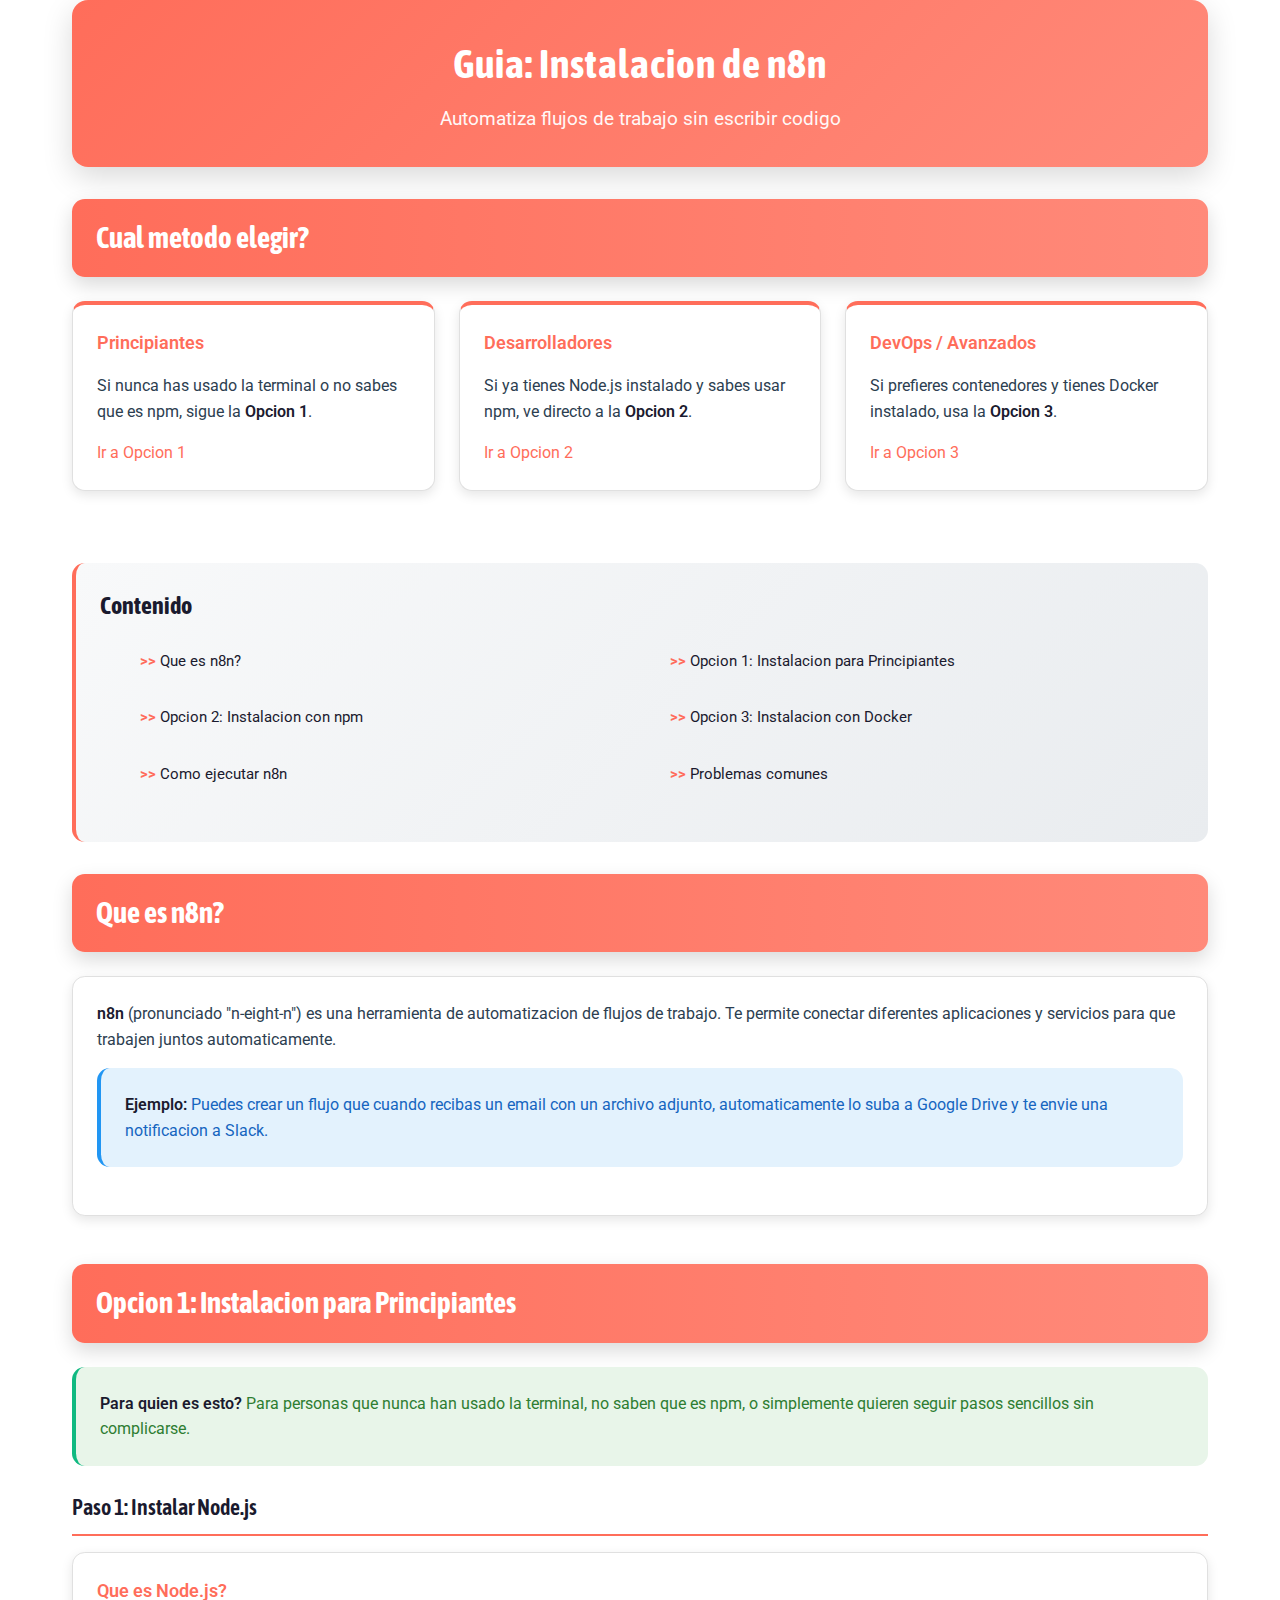
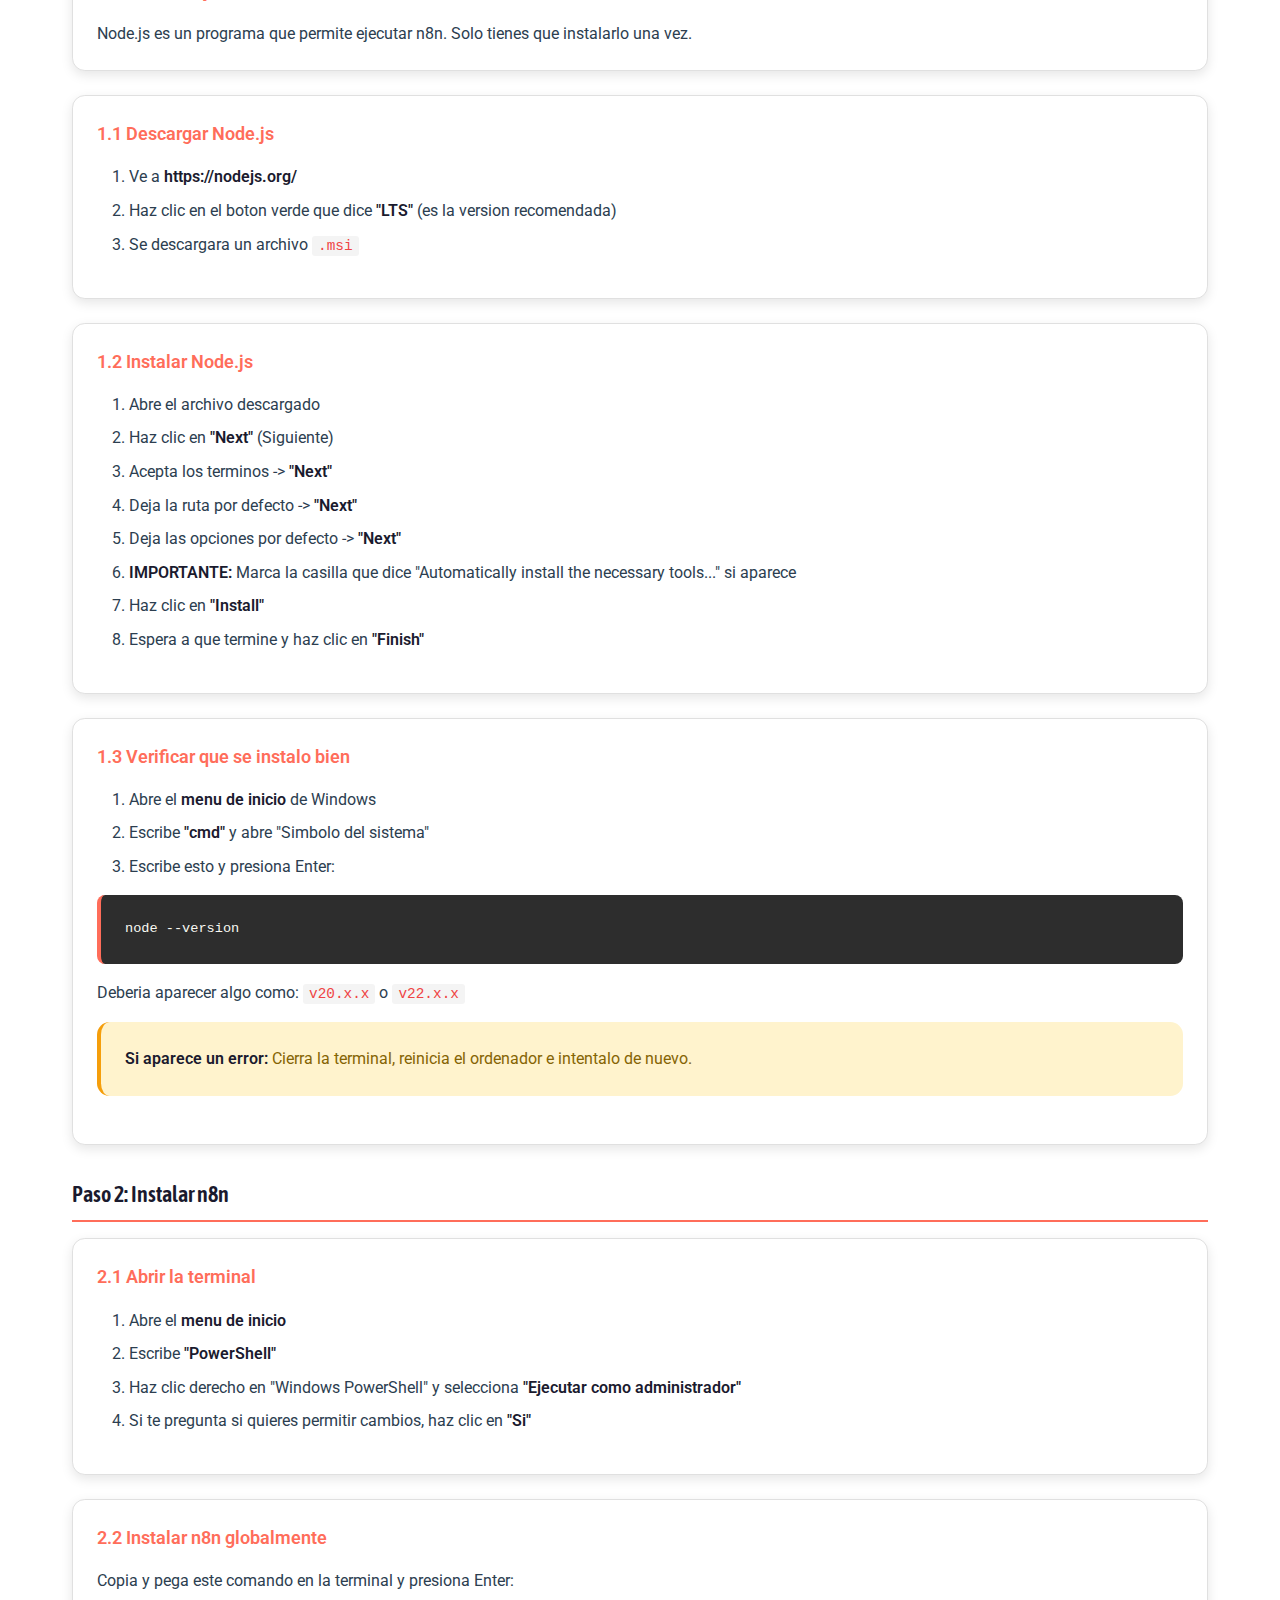
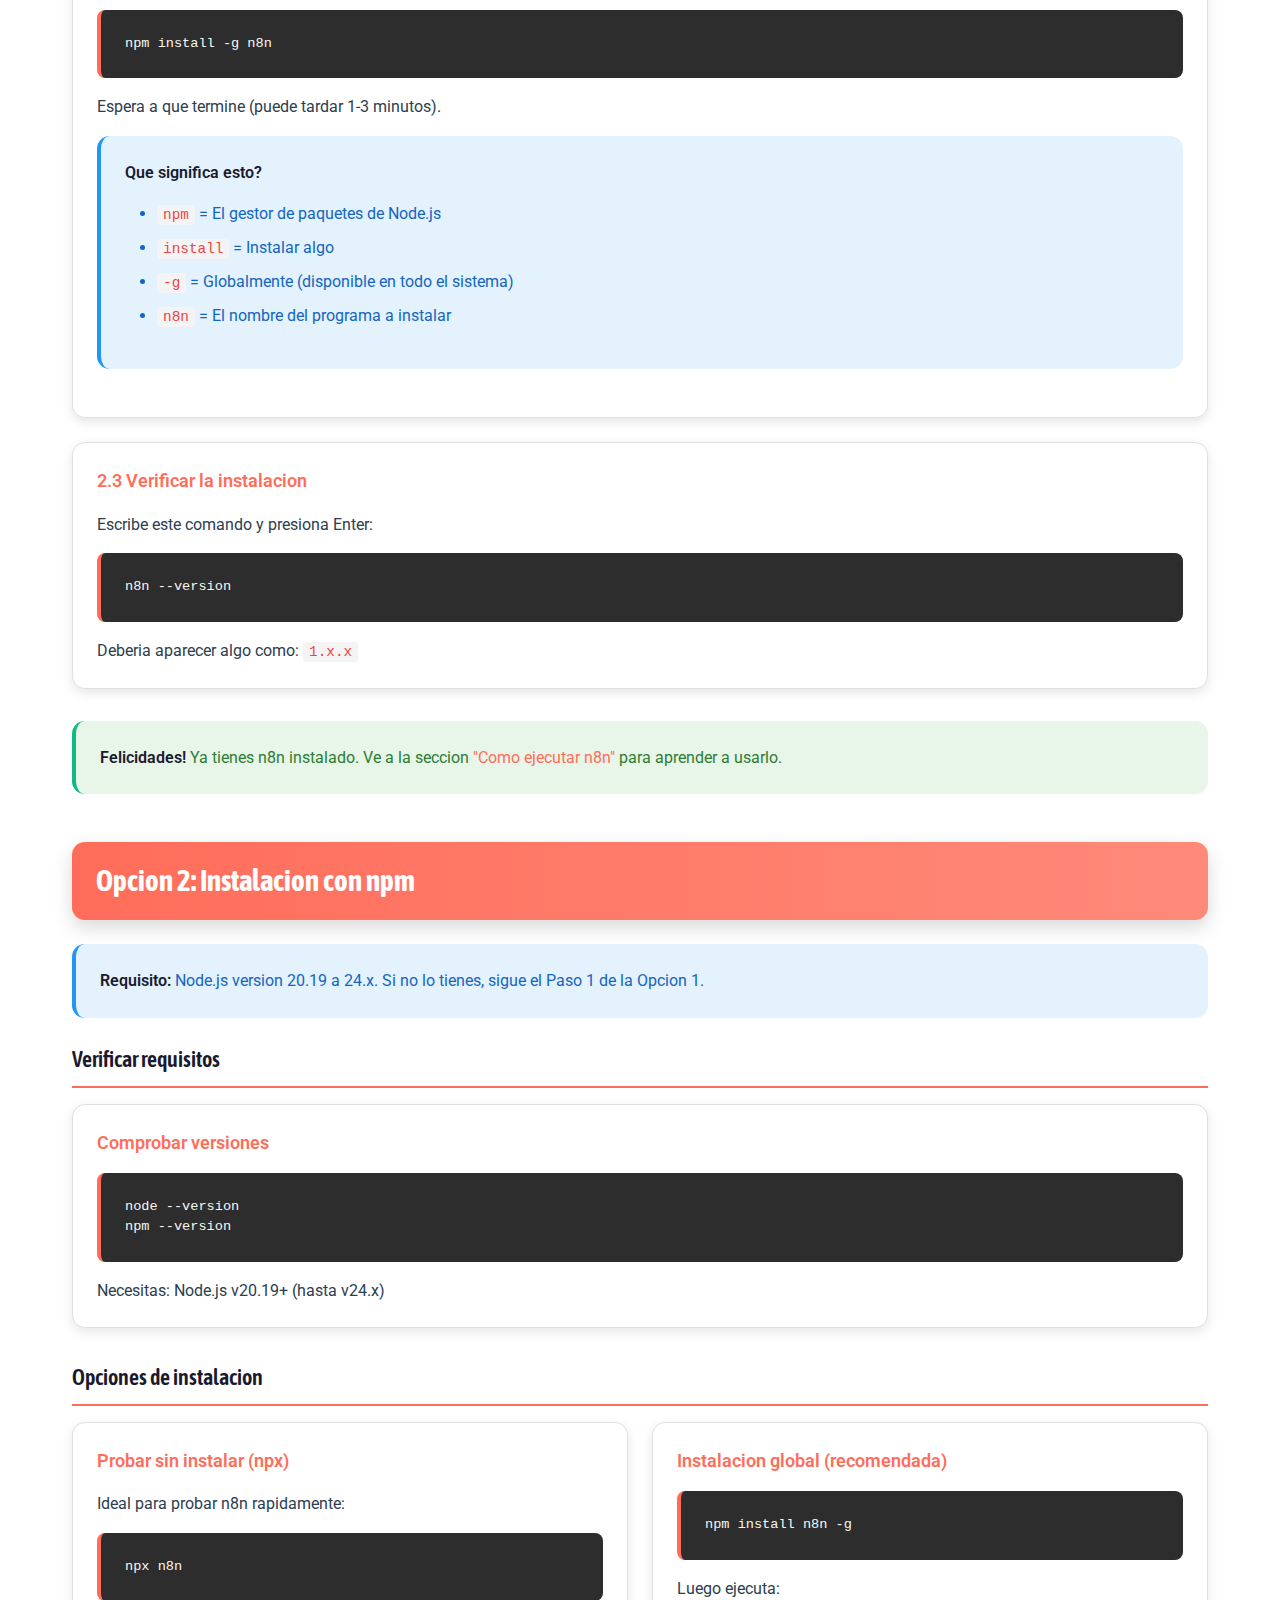
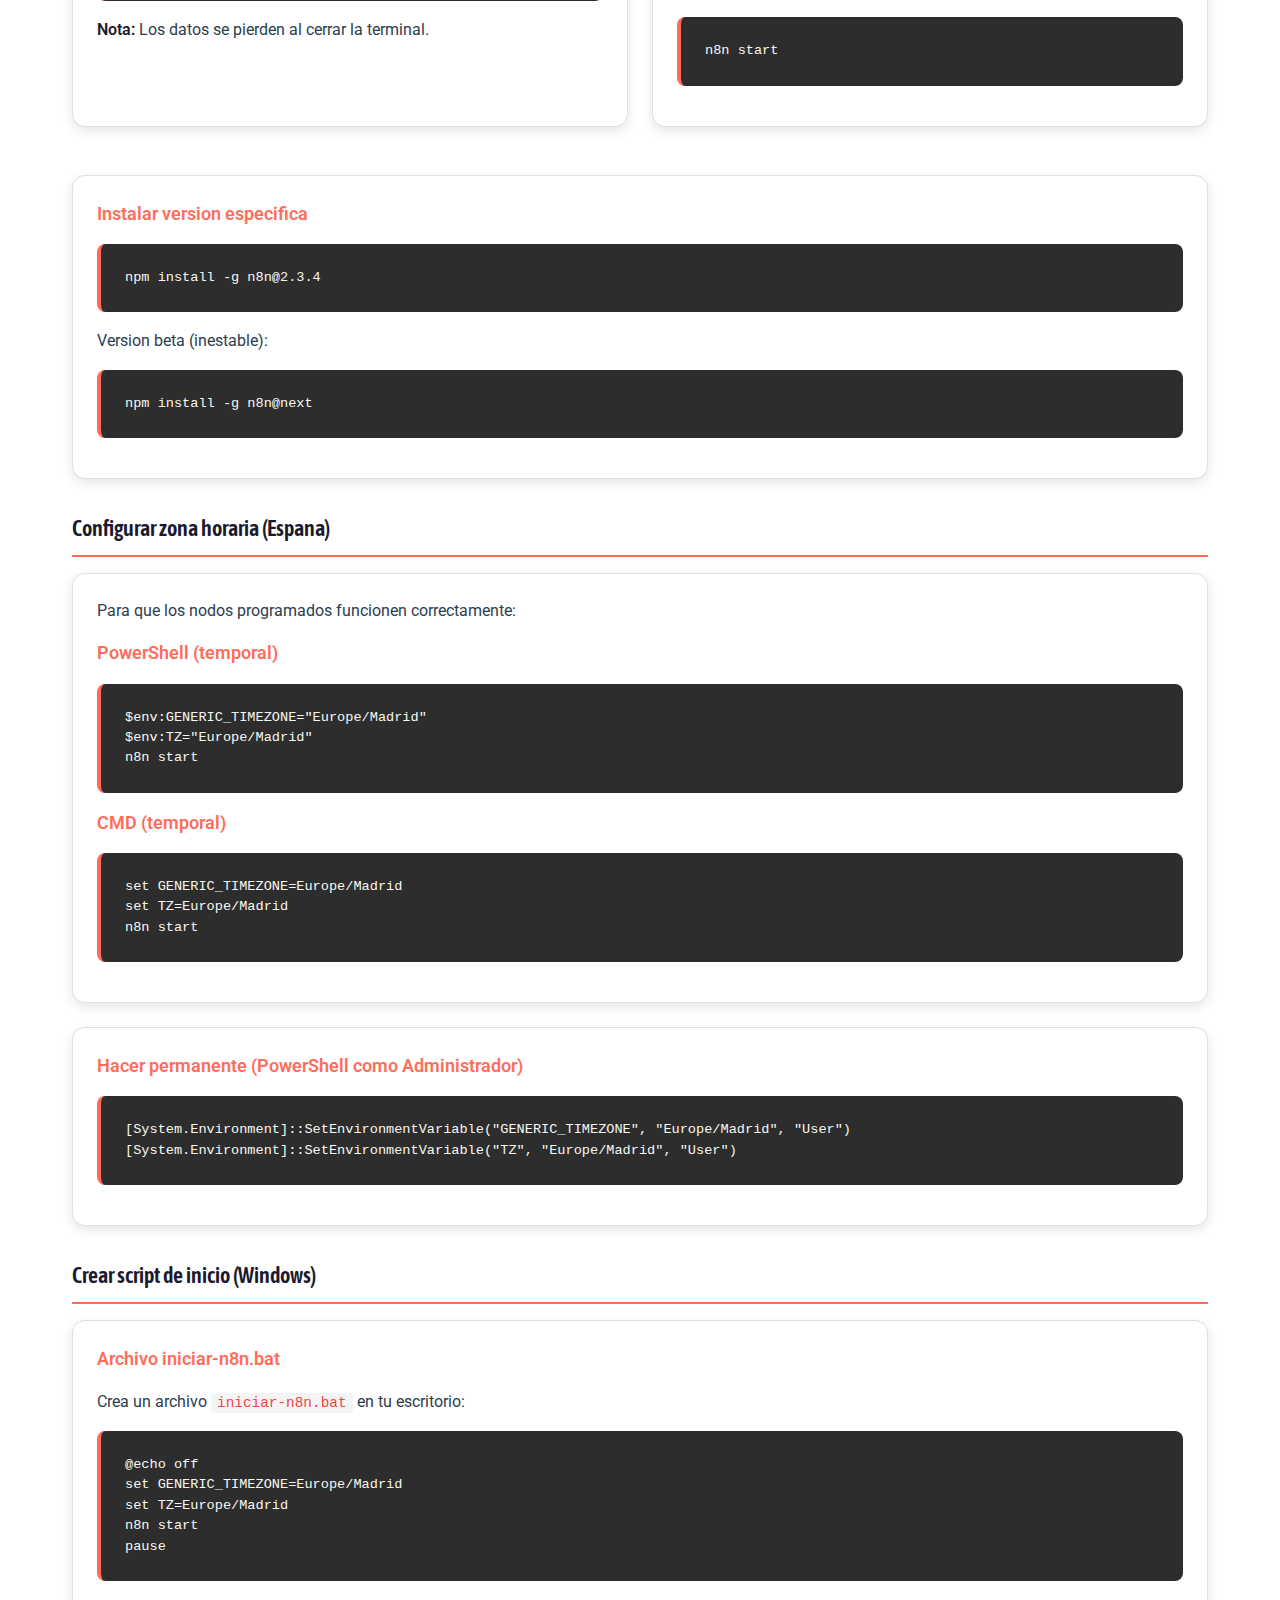
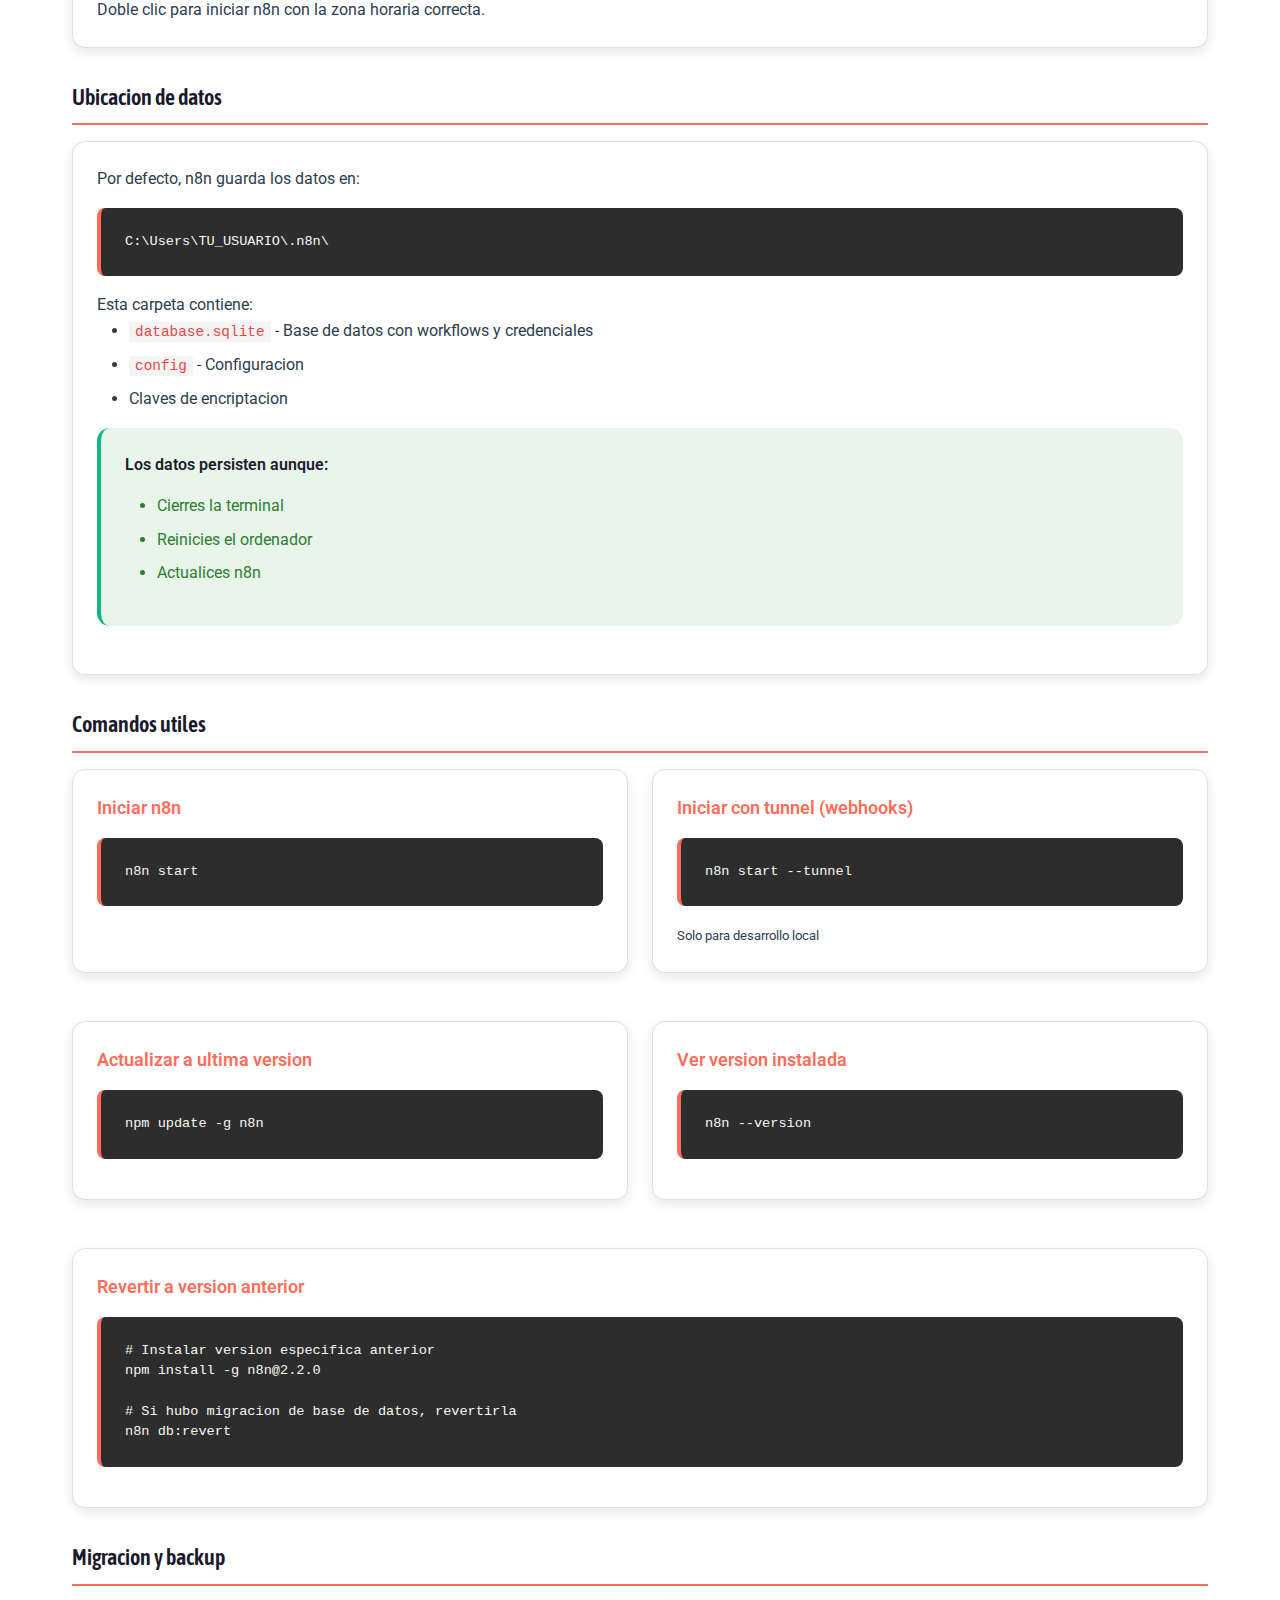
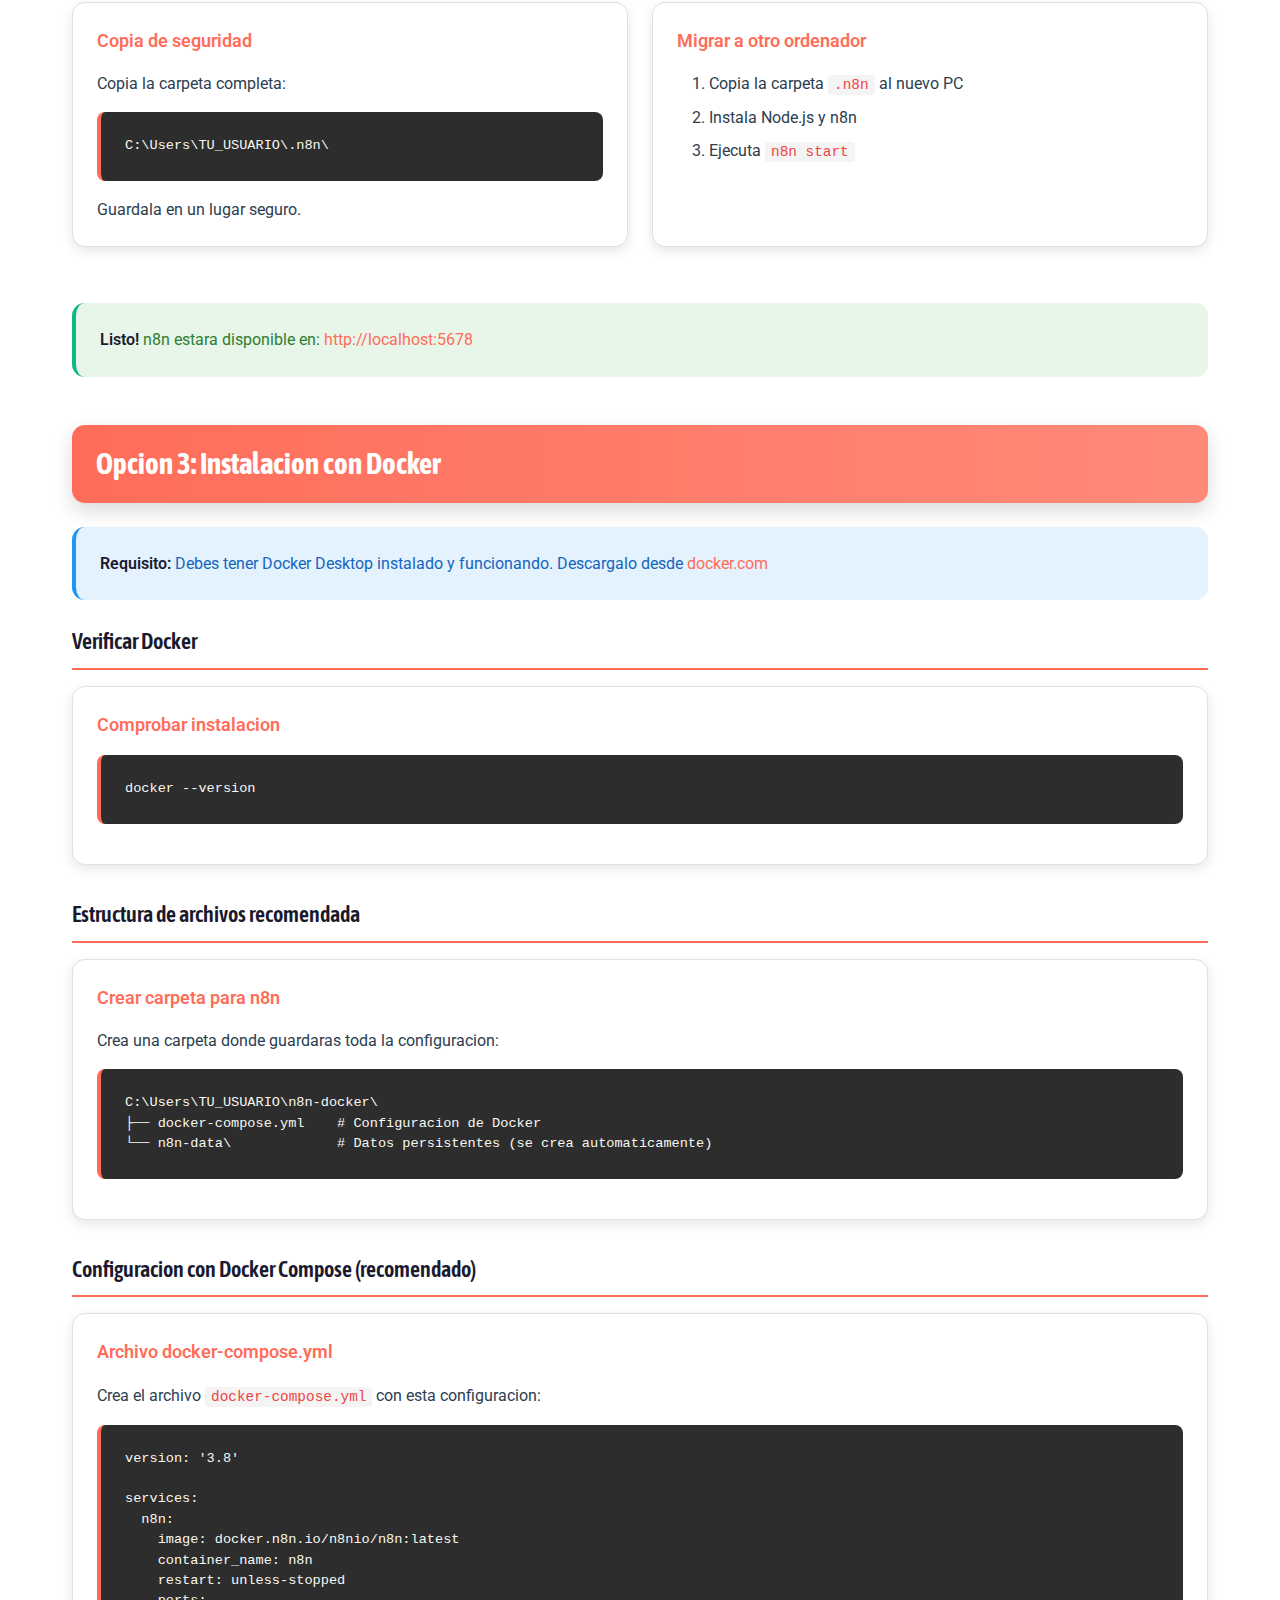
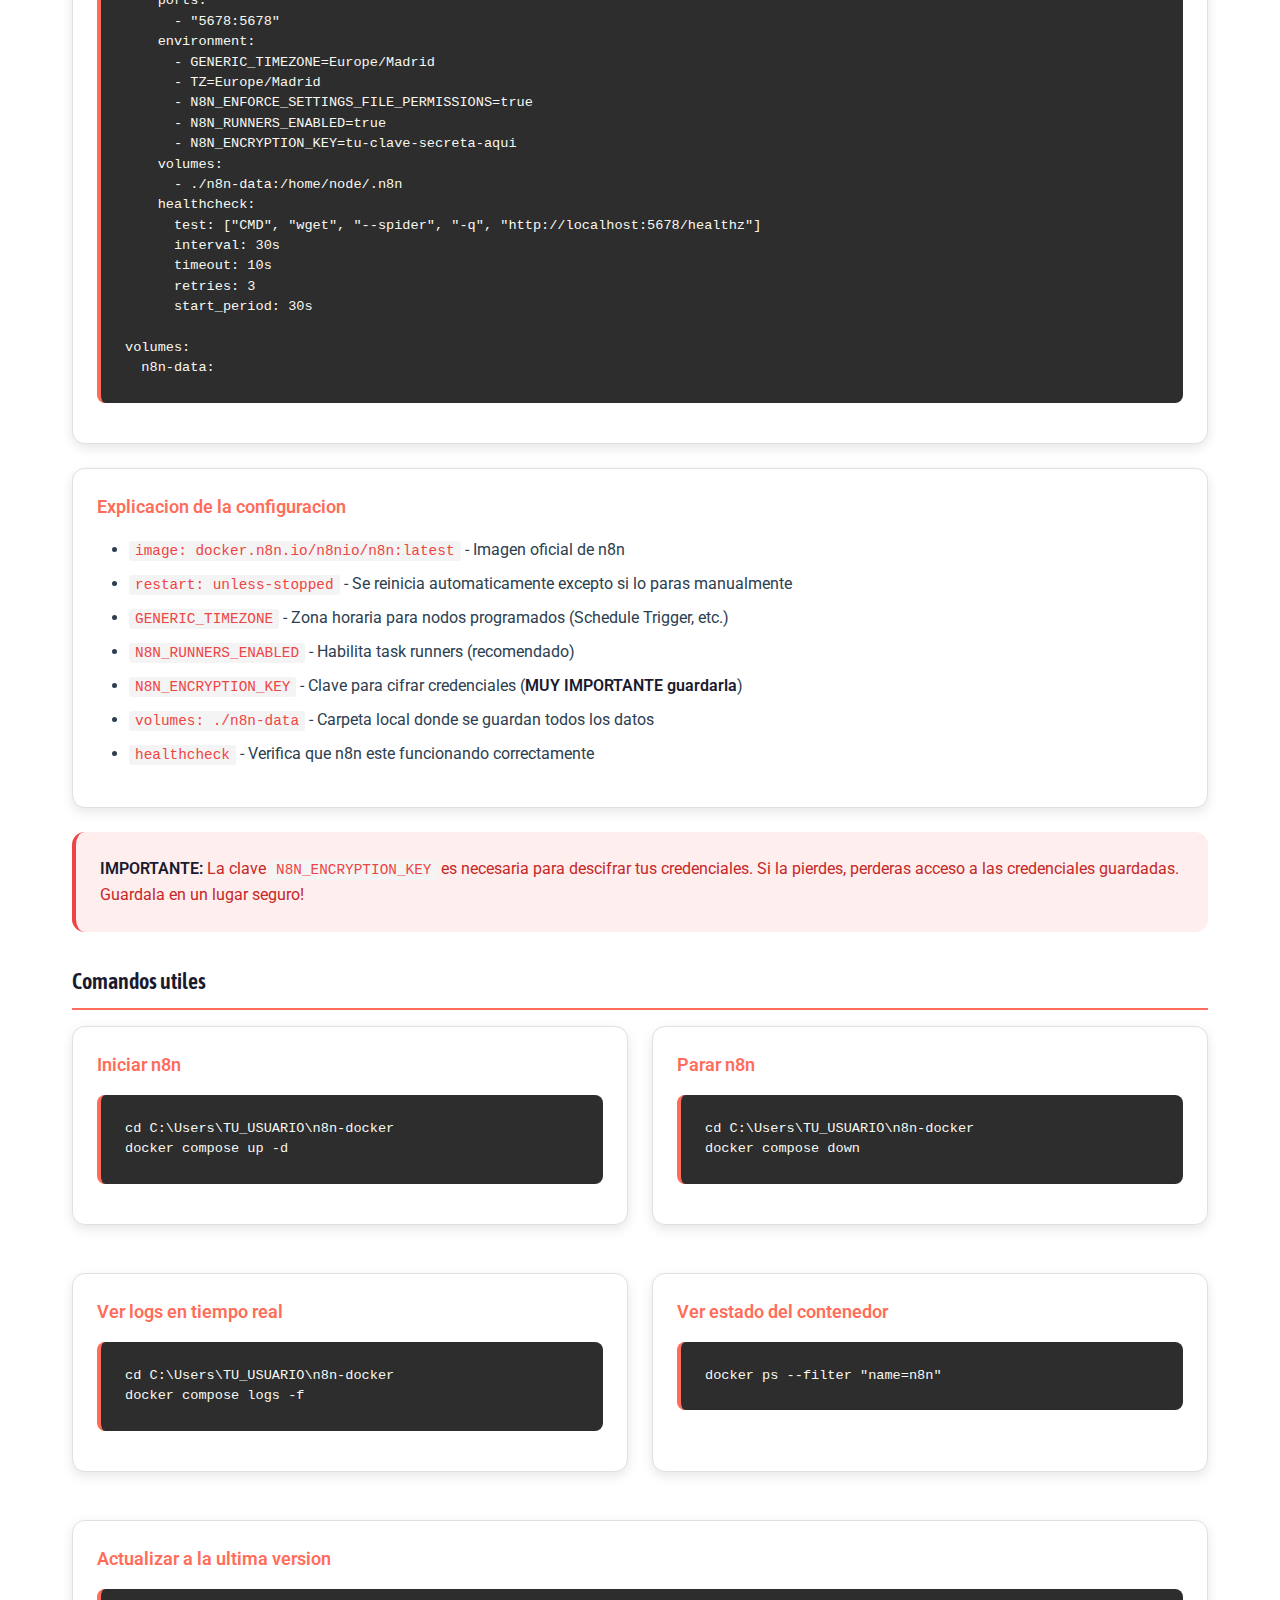
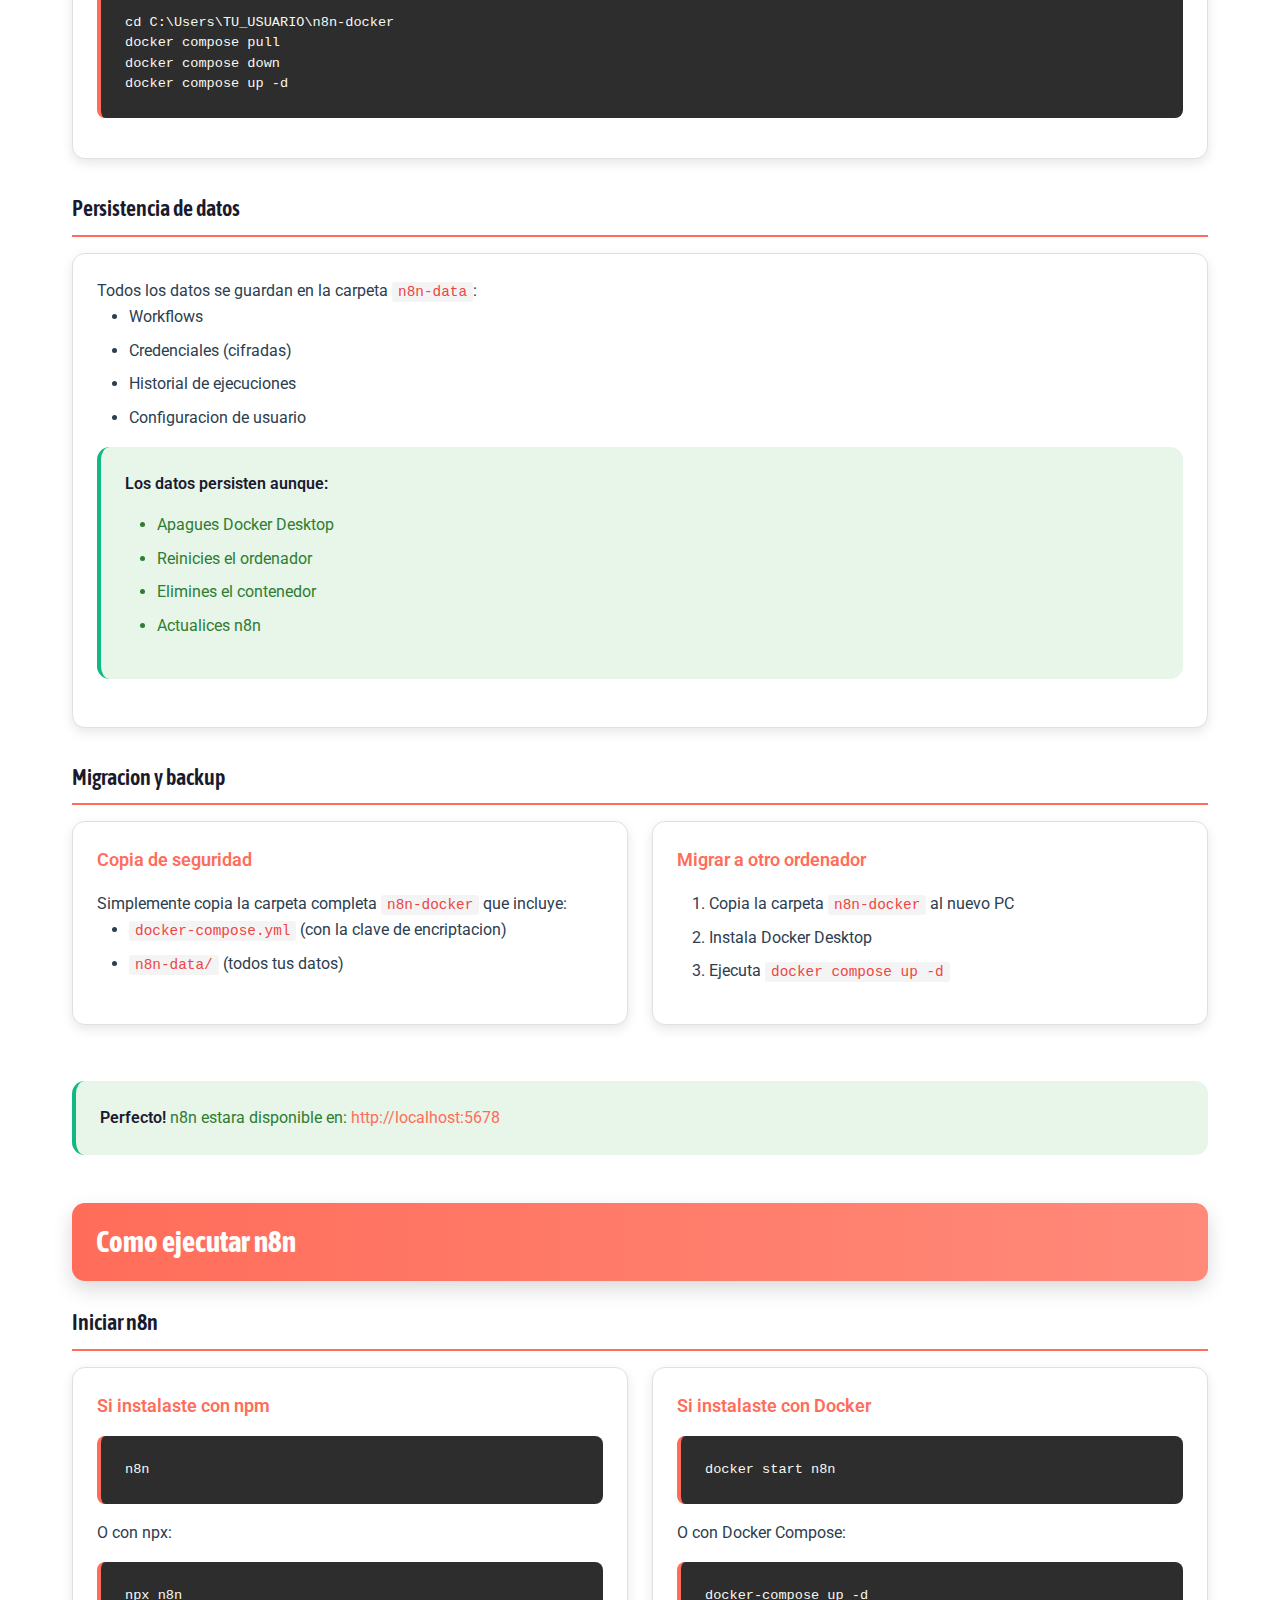
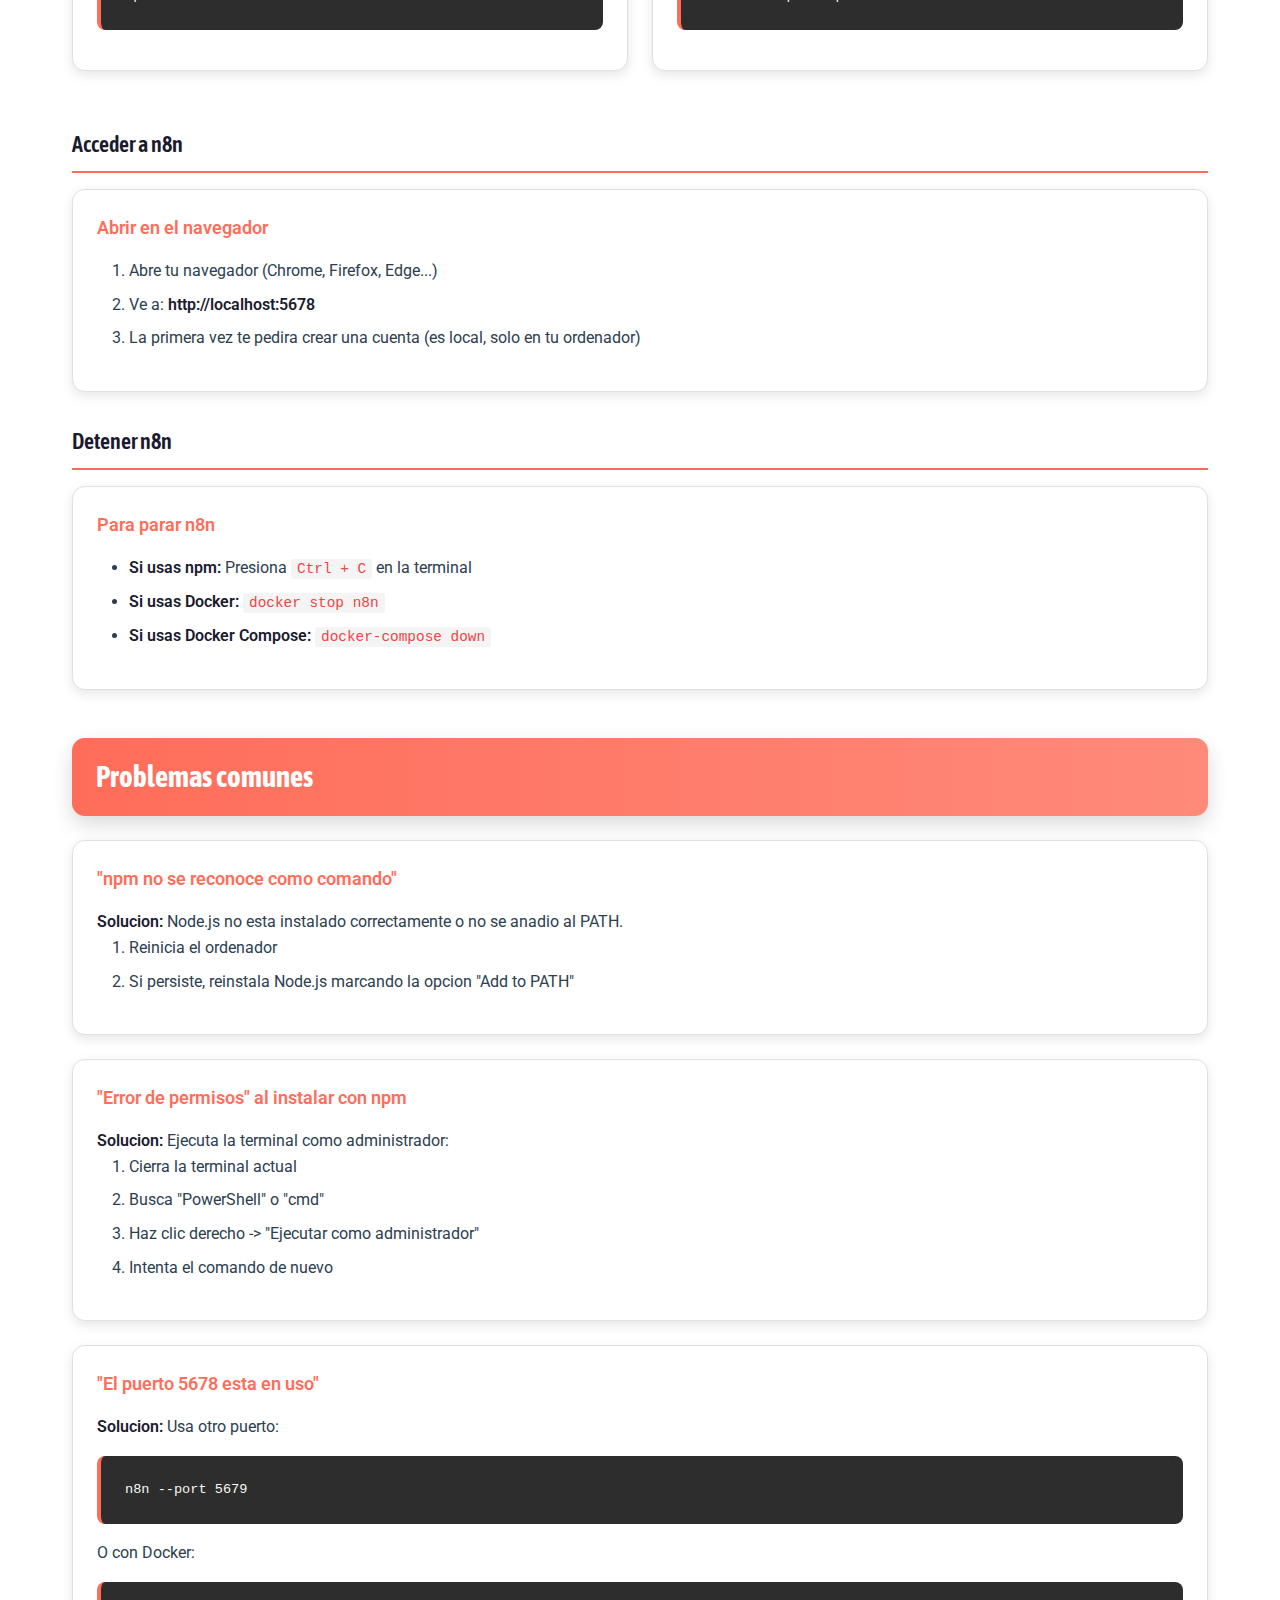
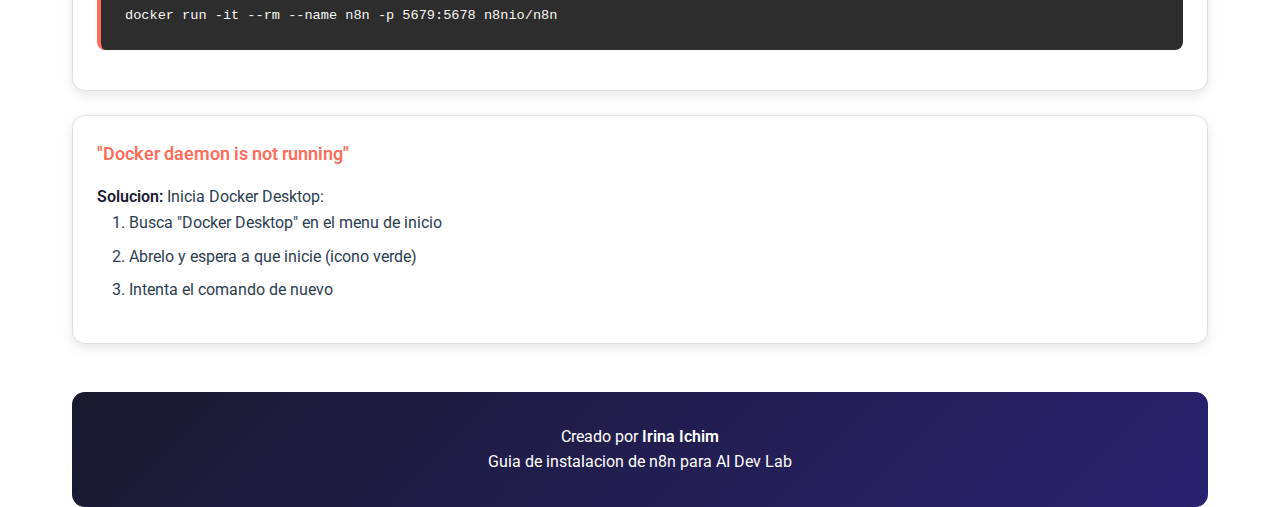
<file: workshops/n8n-instalacion/index.html>
<!DOCTYPE html>
<html lang="es">
<head>
    <meta charset="UTF-8">
    <meta name="viewport" content="width=device-width, initial-scale=1.0">
    <title>Guia: Instalacion de n8n en tu ordenador</title>
    <link href="https://fonts.googleapis.com/css2?family=Roboto:wght@300;400;500;700&family=Asap+Condensed:wght@400;600;700&display=swap" rel="stylesheet">
    <link rel="stylesheet" href="styles.css">
</head>
<body>
    <div class="header">
        <h1>Guia: Instalacion de n8n</h1>
        <div class="subtitle">Automatiza flujos de trabajo sin escribir codigo</div>
    </div>

    <!-- Que metodo elegir -->
    <div class="section" id="cual-elegir">
        <h2 class="section-title">Cual metodo elegir?</h2>
        <div class="grid-3">
            <div class="card method-card">
                <div class="card-header">Principiantes</div>
                <p>Si nunca has usado la terminal o no sabes que es npm, sigue la <strong>Opcion 1</strong>.</p>
                <p class="mt-1"><a href="#opcion1">Ir a Opcion 1</a></p>
            </div>
            <div class="card method-card">
                <div class="card-header">Desarrolladores</div>
                <p>Si ya tienes Node.js instalado y sabes usar npm, ve directo a la <strong>Opcion 2</strong>.</p>
                <p class="mt-1"><a href="#opcion2">Ir a Opcion 2</a></p>
            </div>
            <div class="card method-card">
                <div class="card-header">DevOps / Avanzados</div>
                <p>Si prefieres contenedores y tienes Docker instalado, usa la <strong>Opcion 3</strong>.</p>
                <p class="mt-1"><a href="#opcion3">Ir a Opcion 3</a></p>
            </div>
        </div>
    </div>

    <div class="toc">
        <h2>Contenido</h2>
        <ul>
            <li><a href="#que-es-n8n">Que es n8n?</a></li>
            <li><a href="#opcion1">Opcion 1: Instalacion para Principiantes</a></li>
            <li><a href="#opcion2">Opcion 2: Instalacion con npm</a></li>
            <li><a href="#opcion3">Opcion 3: Instalacion con Docker</a></li>
            <li><a href="#ejecutar">Como ejecutar n8n</a></li>
            <li><a href="#problemas">Problemas comunes</a></li>
        </ul>
    </div>

    <!-- QUE ES N8N -->
    <div class="section" id="que-es-n8n">
        <h2 class="section-title">Que es n8n?</h2>
        <div class="card">
            <p><strong>n8n</strong> (pronunciado "n-eight-n") es una herramienta de automatizacion de flujos de trabajo. Te permite conectar diferentes aplicaciones y servicios para que trabajen juntos automaticamente.</p>
            <div class="alert alert-info mt-1">
                <strong>Ejemplo:</strong> Puedes crear un flujo que cuando recibas un email con un archivo adjunto, automaticamente lo suba a Google Drive y te envie una notificacion a Slack.
            </div>
        </div>
    </div>

    <div class="page-break"></div>

    <!-- OPCION 1: PRINCIPIANTES -->
    <div class="section" id="opcion1">
        <h2 class="section-title">Opcion 1: Instalacion para Principiantes</h2>

        <div class="alert alert-success">
            <strong>Para quien es esto?</strong> Para personas que nunca han usado la terminal, no saben que es npm, o simplemente quieren seguir pasos sencillos sin complicarse.
        </div>

        <!-- Paso 1.1: Instalar Node.js -->
        <div class="subsection">
            <h3 class="subsection-title">Paso 1: Instalar Node.js</h3>
            <div class="card">
                <div class="card-header">Que es Node.js?</div>
                <p>Node.js es un programa que permite ejecutar n8n. Solo tienes que instalarlo una vez.</p>
            </div>

            <div class="card">
                <div class="card-header">1.1 Descargar Node.js</div>
                <ol>
                    <li>Ve a <a href="https://nodejs.org/" target="_blank" rel="noopener noreferrer"><strong>https://nodejs.org/</strong></a></li>
                    <li>Haz clic en el boton verde que dice <strong>"LTS"</strong> (es la version recomendada)</li>
                    <li>Se descargara un archivo <code>.msi</code></li>
                </ol>
            </div>

            <div class="card">
                <div class="card-header">1.2 Instalar Node.js</div>
                <ol>
                    <li>Abre el archivo descargado</li>
                    <li>Haz clic en <strong>"Next"</strong> (Siguiente)</li>
                    <li>Acepta los terminos -> <strong>"Next"</strong></li>
                    <li>Deja la ruta por defecto -> <strong>"Next"</strong></li>
                    <li>Deja las opciones por defecto -> <strong>"Next"</strong></li>
                    <li><strong>IMPORTANTE:</strong> Marca la casilla que dice "Automatically install the necessary tools..." si aparece</li>
                    <li>Haz clic en <strong>"Install"</strong></li>
                    <li>Espera a que termine y haz clic en <strong>"Finish"</strong></li>
                </ol>
            </div>

            <div class="card">
                <div class="card-header">1.3 Verificar que se instalo bien</div>
                <ol>
                    <li>Abre el <strong>menu de inicio</strong> de Windows</li>
                    <li>Escribe <strong>"cmd"</strong> y abre "Simbolo del sistema"</li>
                    <li>Escribe esto y presiona Enter:</li>
                </ol>
                <pre>node --version</pre>
                <p class="mt-1">Deberia aparecer algo como: <code>v20.x.x</code> o <code>v22.x.x</code></p>

                <div class="alert alert-warning mt-1">
                    <strong>Si aparece un error:</strong> Cierra la terminal, reinicia el ordenador e intentalo de nuevo.
                </div>
            </div>
        </div>

        <!-- Paso 1.2: Instalar n8n -->
        <div class="subsection">
            <h3 class="subsection-title">Paso 2: Instalar n8n</h3>
            <div class="card">
                <div class="card-header">2.1 Abrir la terminal</div>
                <ol>
                    <li>Abre el <strong>menu de inicio</strong></li>
                    <li>Escribe <strong>"PowerShell"</strong></li>
                    <li>Haz clic derecho en "Windows PowerShell" y selecciona <strong>"Ejecutar como administrador"</strong></li>
                    <li>Si te pregunta si quieres permitir cambios, haz clic en <strong>"Si"</strong></li>
                </ol>
            </div>

            <div class="card">
                <div class="card-header">2.2 Instalar n8n globalmente</div>
                <p>Copia y pega este comando en la terminal y presiona Enter:</p>
                <pre>npm install -g n8n</pre>
                <p class="mt-1">Espera a que termine (puede tardar 1-3 minutos).</p>

                <div class="alert alert-info mt-1">
                    <strong>Que significa esto?</strong>
                    <ul>
                        <li><code>npm</code> = El gestor de paquetes de Node.js</li>
                        <li><code>install</code> = Instalar algo</li>
                        <li><code>-g</code> = Globalmente (disponible en todo el sistema)</li>
                        <li><code>n8n</code> = El nombre del programa a instalar</li>
                    </ul>
                </div>
            </div>

            <div class="card">
                <div class="card-header">2.3 Verificar la instalacion</div>
                <p>Escribe este comando y presiona Enter:</p>
                <pre>n8n --version</pre>
                <p class="mt-1">Deberia aparecer algo como: <code>1.x.x</code></p>
            </div>
        </div>

        <div class="alert alert-success">
            <strong>Felicidades!</strong> Ya tienes n8n instalado. Ve a la seccion <a href="#ejecutar">"Como ejecutar n8n"</a> para aprender a usarlo.
        </div>
    </div>

    <div class="page-break"></div>

    <!-- OPCION 2: NPM -->
    <div class="section" id="opcion2">
        <h2 class="section-title">Opcion 2: Instalacion con npm</h2>

        <div class="alert alert-info">
            <strong>Requisito:</strong> Node.js version 20.19 a 24.x. Si no lo tienes, sigue el Paso 1 de la Opcion 1.
        </div>

        <div class="subsection">
            <h3 class="subsection-title">Verificar requisitos</h3>
            <div class="card">
                <div class="card-header">Comprobar versiones</div>
                <pre>node --version
npm --version</pre>
                <p class="mt-1">Necesitas: Node.js v20.19+ (hasta v24.x)</p>
            </div>
        </div>

        <div class="subsection">
            <h3 class="subsection-title">Opciones de instalacion</h3>
            <div class="grid-2">
                <div class="card">
                    <div class="card-header">Probar sin instalar (npx)</div>
                    <p>Ideal para probar n8n rapidamente:</p>
                    <pre>npx n8n</pre>
                    <p class="mt-1"><strong>Nota:</strong> Los datos se pierden al cerrar la terminal.</p>
                </div>
                <div class="card">
                    <div class="card-header">Instalacion global (recomendada)</div>
                    <pre>npm install n8n -g</pre>
                    <p class="mt-1">Luego ejecuta:</p>
                    <pre>n8n start</pre>
                </div>
            </div>

            <div class="card">
                <div class="card-header">Instalar version especifica</div>
                <pre>npm install -g n8n@2.3.4</pre>
                <p class="mt-1">Version beta (inestable):</p>
                <pre>npm install -g n8n@next</pre>
            </div>
        </div>

        <div class="subsection">
            <h3 class="subsection-title">Configurar zona horaria (Espana)</h3>
            <div class="card">
                <p>Para que los nodos programados funcionen correctamente:</p>
                <div class="card-header mt-1">PowerShell (temporal)</div>
                <pre>$env:GENERIC_TIMEZONE="Europe/Madrid"
$env:TZ="Europe/Madrid"
n8n start</pre>
                <div class="card-header mt-1">CMD (temporal)</div>
                <pre>set GENERIC_TIMEZONE=Europe/Madrid
set TZ=Europe/Madrid
n8n start</pre>
            </div>

            <div class="card">
                <div class="card-header">Hacer permanente (PowerShell como Administrador)</div>
                <pre>[System.Environment]::SetEnvironmentVariable("GENERIC_TIMEZONE", "Europe/Madrid", "User")
[System.Environment]::SetEnvironmentVariable("TZ", "Europe/Madrid", "User")</pre>
            </div>
        </div>

        <div class="subsection">
            <h3 class="subsection-title">Crear script de inicio (Windows)</h3>
            <div class="card">
                <div class="card-header">Archivo iniciar-n8n.bat</div>
                <p>Crea un archivo <code>iniciar-n8n.bat</code> en tu escritorio:</p>
                <pre>@echo off
set GENERIC_TIMEZONE=Europe/Madrid
set TZ=Europe/Madrid
n8n start
pause</pre>
                <p class="mt-1">Doble clic para iniciar n8n con la zona horaria correcta.</p>
            </div>
        </div>

        <div class="subsection">
            <h3 class="subsection-title">Ubicacion de datos</h3>
            <div class="card">
                <p>Por defecto, n8n guarda los datos en:</p>
                <pre>C:\Users\TU_USUARIO\.n8n\</pre>
                <p class="mt-1">Esta carpeta contiene:</p>
                <ul>
                    <li><code>database.sqlite</code> - Base de datos con workflows y credenciales</li>
                    <li><code>config</code> - Configuracion</li>
                    <li>Claves de encriptacion</li>
                </ul>
                <div class="alert alert-success mt-1">
                    <strong>Los datos persisten aunque:</strong>
                    <ul>
                        <li>Cierres la terminal</li>
                        <li>Reinicies el ordenador</li>
                        <li>Actualices n8n</li>
                    </ul>
                </div>
            </div>
        </div>

        <div class="subsection">
            <h3 class="subsection-title">Comandos utiles</h3>
            <div class="grid-2">
                <div class="card">
                    <div class="card-header">Iniciar n8n</div>
                    <pre>n8n start</pre>
                </div>
                <div class="card">
                    <div class="card-header">Iniciar con tunnel (webhooks)</div>
                    <pre>n8n start --tunnel</pre>
                    <p class="mt-1"><small>Solo para desarrollo local</small></p>
                </div>
                <div class="card">
                    <div class="card-header">Actualizar a ultima version</div>
                    <pre>npm update -g n8n</pre>
                </div>
                <div class="card">
                    <div class="card-header">Ver version instalada</div>
                    <pre>n8n --version</pre>
                </div>
            </div>

            <div class="card">
                <div class="card-header">Revertir a version anterior</div>
                <pre># Instalar version especifica anterior
npm install -g n8n@2.2.0

# Si hubo migracion de base de datos, revertirla
n8n db:revert</pre>
            </div>
        </div>

        <div class="subsection">
            <h3 class="subsection-title">Migracion y backup</h3>
            <div class="grid-2">
                <div class="card">
                    <div class="card-header">Copia de seguridad</div>
                    <p>Copia la carpeta completa:</p>
                    <pre>C:\Users\TU_USUARIO\.n8n\</pre>
                    <p class="mt-1">Guardala en un lugar seguro.</p>
                </div>
                <div class="card">
                    <div class="card-header">Migrar a otro ordenador</div>
                    <ol>
                        <li>Copia la carpeta <code>.n8n</code> al nuevo PC</li>
                        <li>Instala Node.js y n8n</li>
                        <li>Ejecuta <code>n8n start</code></li>
                    </ol>
                </div>
            </div>
        </div>

        <div class="alert alert-success">
            <strong>Listo!</strong> n8n estara disponible en: <a href="http://localhost:5678" target="_blank" rel="noopener noreferrer">http://localhost:5678</a>
        </div>
    </div>

    <div class="page-break"></div>

    <!-- OPCION 3: DOCKER -->
    <div class="section" id="opcion3">
        <h2 class="section-title">Opcion 3: Instalacion con Docker</h2>

        <div class="alert alert-info">
            <strong>Requisito:</strong> Debes tener Docker Desktop instalado y funcionando. Descargalo desde <a href="https://www.docker.com/products/docker-desktop/" target="_blank" rel="noopener noreferrer">docker.com</a>
        </div>

        <div class="subsection">
            <h3 class="subsection-title">Verificar Docker</h3>
            <div class="card">
                <div class="card-header">Comprobar instalacion</div>
                <pre>docker --version</pre>
            </div>
        </div>

        <div class="subsection">
            <h3 class="subsection-title">Estructura de archivos recomendada</h3>
            <div class="card">
                <div class="card-header">Crear carpeta para n8n</div>
                <p>Crea una carpeta donde guardaras toda la configuracion:</p>
                <pre>C:\Users\TU_USUARIO\n8n-docker\
├── docker-compose.yml    # Configuracion de Docker
└── n8n-data\             # Datos persistentes (se crea automaticamente)</pre>
            </div>
        </div>

        <div class="subsection">
            <h3 class="subsection-title">Configuracion con Docker Compose (recomendado)</h3>

            <div class="card">
                <div class="card-header">Archivo docker-compose.yml</div>
                <p>Crea el archivo <code>docker-compose.yml</code> con esta configuracion:</p>
                <pre>version: '3.8'

services:
  n8n:
    image: docker.n8n.io/n8nio/n8n:latest
    container_name: n8n
    restart: unless-stopped
    ports:
      - "5678:5678"
    environment:
      - GENERIC_TIMEZONE=Europe/Madrid
      - TZ=Europe/Madrid
      - N8N_ENFORCE_SETTINGS_FILE_PERMISSIONS=true
      - N8N_RUNNERS_ENABLED=true
      - N8N_ENCRYPTION_KEY=tu-clave-secreta-aqui
    volumes:
      - ./n8n-data:/home/node/.n8n
    healthcheck:
      test: ["CMD", "wget", "--spider", "-q", "http://localhost:5678/healthz"]
      interval: 30s
      timeout: 10s
      retries: 3
      start_period: 30s

volumes:
  n8n-data:</pre>
            </div>

            <div class="card">
                <div class="card-header">Explicacion de la configuracion</div>
                <ul>
                    <li><code>image: docker.n8n.io/n8nio/n8n:latest</code> - Imagen oficial de n8n</li>
                    <li><code>restart: unless-stopped</code> - Se reinicia automaticamente excepto si lo paras manualmente</li>
                    <li><code>GENERIC_TIMEZONE</code> - Zona horaria para nodos programados (Schedule Trigger, etc.)</li>
                    <li><code>N8N_RUNNERS_ENABLED</code> - Habilita task runners (recomendado)</li>
                    <li><code>N8N_ENCRYPTION_KEY</code> - Clave para cifrar credenciales (<strong>MUY IMPORTANTE guardarla</strong>)</li>
                    <li><code>volumes: ./n8n-data</code> - Carpeta local donde se guardan todos los datos</li>
                    <li><code>healthcheck</code> - Verifica que n8n este funcionando correctamente</li>
                </ul>
            </div>

            <div class="alert alert-danger">
                <strong>IMPORTANTE:</strong> La clave <code>N8N_ENCRYPTION_KEY</code> es necesaria para descifrar tus credenciales. Si la pierdes, perderas acceso a las credenciales guardadas. Guardala en un lugar seguro!
            </div>
        </div>

        <div class="subsection">
            <h3 class="subsection-title">Comandos utiles</h3>
            <div class="grid-2">
                <div class="card">
                    <div class="card-header">Iniciar n8n</div>
                    <pre>cd C:\Users\TU_USUARIO\n8n-docker
docker compose up -d</pre>
                </div>
                <div class="card">
                    <div class="card-header">Parar n8n</div>
                    <pre>cd C:\Users\TU_USUARIO\n8n-docker
docker compose down</pre>
                </div>
                <div class="card">
                    <div class="card-header">Ver logs en tiempo real</div>
                    <pre>cd C:\Users\TU_USUARIO\n8n-docker
docker compose logs -f</pre>
                </div>
                <div class="card">
                    <div class="card-header">Ver estado del contenedor</div>
                    <pre>docker ps --filter "name=n8n"</pre>
                </div>
            </div>

            <div class="card">
                <div class="card-header">Actualizar a la ultima version</div>
                <pre>cd C:\Users\TU_USUARIO\n8n-docker
docker compose pull
docker compose down
docker compose up -d</pre>
            </div>
        </div>

        <div class="subsection">
            <h3 class="subsection-title">Persistencia de datos</h3>
            <div class="card">
                <p>Todos los datos se guardan en la carpeta <code>n8n-data</code>:</p>
                <ul>
                    <li>Workflows</li>
                    <li>Credenciales (cifradas)</li>
                    <li>Historial de ejecuciones</li>
                    <li>Configuracion de usuario</li>
                </ul>
                <div class="alert alert-success mt-1">
                    <strong>Los datos persisten aunque:</strong>
                    <ul>
                        <li>Apagues Docker Desktop</li>
                        <li>Reinicies el ordenador</li>
                        <li>Elimines el contenedor</li>
                        <li>Actualices n8n</li>
                    </ul>
                </div>
            </div>
        </div>

        <div class="subsection">
            <h3 class="subsection-title">Migracion y backup</h3>
            <div class="grid-2">
                <div class="card">
                    <div class="card-header">Copia de seguridad</div>
                    <p>Simplemente copia la carpeta completa <code>n8n-docker</code> que incluye:</p>
                    <ul>
                        <li><code>docker-compose.yml</code> (con la clave de encriptacion)</li>
                        <li><code>n8n-data/</code> (todos tus datos)</li>
                    </ul>
                </div>
                <div class="card">
                    <div class="card-header">Migrar a otro ordenador</div>
                    <ol>
                        <li>Copia la carpeta <code>n8n-docker</code> al nuevo PC</li>
                        <li>Instala Docker Desktop</li>
                        <li>Ejecuta <code>docker compose up -d</code></li>
                    </ol>
                </div>
            </div>
        </div>

        <div class="alert alert-success">
            <strong>Perfecto!</strong> n8n estara disponible en: <a href="http://localhost:5678" target="_blank" rel="noopener noreferrer">http://localhost:5678</a>
        </div>
    </div>

    <div class="page-break"></div>

    <!-- COMO EJECUTAR -->
    <div class="section" id="ejecutar">
        <h2 class="section-title">Como ejecutar n8n</h2>

        <div class="subsection">
            <h3 class="subsection-title">Iniciar n8n</h3>
            <div class="grid-2">
                <div class="card">
                    <div class="card-header">Si instalaste con npm</div>
                    <pre>n8n</pre>
                    <p class="mt-1">O con npx:</p>
                    <pre>npx n8n</pre>
                </div>
                <div class="card">
                    <div class="card-header">Si instalaste con Docker</div>
                    <pre>docker start n8n</pre>
                    <p class="mt-1">O con Docker Compose:</p>
                    <pre>docker-compose up -d</pre>
                </div>
            </div>
        </div>

        <div class="subsection">
            <h3 class="subsection-title">Acceder a n8n</h3>
            <div class="card">
                <div class="card-header">Abrir en el navegador</div>
                <ol>
                    <li>Abre tu navegador (Chrome, Firefox, Edge...)</li>
                    <li>Ve a: <a href="http://localhost:5678" target="_blank" rel="noopener noreferrer"><strong>http://localhost:5678</strong></a></li>
                    <li>La primera vez te pedira crear una cuenta (es local, solo en tu ordenador)</li>
                </ol>
            </div>
        </div>

        <div class="subsection">
            <h3 class="subsection-title">Detener n8n</h3>
            <div class="card">
                <div class="card-header">Para parar n8n</div>
                <ul>
                    <li><strong>Si usas npm:</strong> Presiona <code>Ctrl + C</code> en la terminal</li>
                    <li><strong>Si usas Docker:</strong> <code>docker stop n8n</code></li>
                    <li><strong>Si usas Docker Compose:</strong> <code>docker-compose down</code></li>
                </ul>
            </div>
        </div>
    </div>

    <!-- PROBLEMAS COMUNES -->
    <div class="section" id="problemas">
        <h2 class="section-title">Problemas comunes</h2>

        <div class="card">
            <div class="card-header">"npm no se reconoce como comando"</div>
            <p><strong>Solucion:</strong> Node.js no esta instalado correctamente o no se anadio al PATH.</p>
            <ol>
                <li>Reinicia el ordenador</li>
                <li>Si persiste, reinstala Node.js marcando la opcion "Add to PATH"</li>
            </ol>
        </div>

        <div class="card">
            <div class="card-header">"Error de permisos" al instalar con npm</div>
            <p><strong>Solucion:</strong> Ejecuta la terminal como administrador:</p>
            <ol>
                <li>Cierra la terminal actual</li>
                <li>Busca "PowerShell" o "cmd"</li>
                <li>Haz clic derecho -> "Ejecutar como administrador"</li>
                <li>Intenta el comando de nuevo</li>
            </ol>
        </div>

        <div class="card">
            <div class="card-header">"El puerto 5678 esta en uso"</div>
            <p><strong>Solucion:</strong> Usa otro puerto:</p>
            <pre>n8n --port 5679</pre>
            <p class="mt-1">O con Docker:</p>
            <pre>docker run -it --rm --name n8n -p 5679:5678 n8nio/n8n</pre>
        </div>

        <div class="card">
            <div class="card-header">"Docker daemon is not running"</div>
            <p><strong>Solucion:</strong> Inicia Docker Desktop:</p>
            <ol>
                <li>Busca "Docker Desktop" en el menu de inicio</li>
                <li>Abrelo y espera a que inicie (icono verde)</li>
                <li>Intenta el comando de nuevo</li>
            </ol>
        </div>
    </div>

    <div class="footer">
        <p>Creado por <strong style="color: white;">Irina Ichim</strong></p>
        <p>Guia de instalacion de n8n para AI Dev Lab</p>
    </div>

    <!-- Boton de volver arriba -->
    <a href="#" class="scroll-to-top" id="scrollToTop" title="Volver arriba">^</a>

    <script src="main.js"></script>
</body>
</html>
</file>
<file: styles.css>
@page {
    size: A4;
    margin: 15mm;
}

* {
    margin: 0;
    padding: 0;
    box-sizing: border-box;
}

body {
    font-family: 'Roboto', 'Segoe UI', Tahoma, Geneva, Verdana, sans-serif;
    line-height: 1.6;
    color: #2c3e50;
    background: white;
}

h1, h2, h3, h4, h5, h6 {
    font-family: 'Asap Condensed', 'Arial Narrow', sans-serif;
}

/* Irina Ichim Brand Colors */
:root {
    /* Colores principales */
    --primary: #ea4f33;
    --secondary: #4737bb;
    --accent: #6c63ff;
    --dark: #2a2170;
    --light: #fdfdfd;
    --warning: #f59e0b;
    --success: #10b981;
    --danger: #ef4444;
    --info: #06b6d4;
    
    /* Sombras */
    --shadow-soft: 0 10px 30px rgba(0, 0, 0, 0.15);
    --shadow-medium: 0 8px 20px rgba(0, 0, 0, 0.15);
    --shadow-light: 0 5px 15px rgba(0, 0, 0, 0.1);
    --shadow-card: 0 4px 12px rgba(0, 0, 0, 0.1);
    
    /* Border radius */
    --radius-sm: 0.5rem;
    --radius-md: 0.8rem;
    --radius-lg: 1rem;
    --radius-xl: 1.5rem;
    
    /* Spacing */
    --spacing-xs: 0.5rem;
    --spacing-sm: 1rem;
    --spacing-md: 1.5rem;
    --spacing-lg: 2rem;
    --spacing-xl: 3rem;
    
    /* Transiciones */
    --transition-fast: 0.3s ease;
    --transition-smooth: 0.6s cubic-bezier(0.33, 0.0, 0.22, 1);
}

/* Cover Page */
.cover {
    min-height: 100vh;
    background: linear-gradient(135deg, var(--primary) 0%, var(--secondary) 100%);
    color: white;
    display: flex;
    flex-direction: column;
    justify-content: center;
    align-items: center;
    text-align: center;
    padding: 40px;
}

.cover h1 {
    font-size: 3.5em;
    margin-bottom: 20px;
    text-shadow: 2px 2px 4px rgba(0,0,0,0.3);
}

.cover .subtitle {
    font-size: 1.8em;
    margin-bottom: 40px;
    opacity: 0.95;
    max-width: 800px;
}

.cover .logo {
    font-size: 5em;
    margin-bottom: 30px;
}

.cover .author {
    margin-top: 60px;
    font-size: 1.2em;
    opacity: 0.9;
}

/* Content Sections */
.section {
    padding: 60px 40px;
    max-width: 1200px;
    margin: 0 auto;
}

.section h2 {
    color: var(--primary);
    font-size: 2.2em;
    margin-bottom: 30px;
    border-bottom: 3px solid var(--secondary);
    padding-bottom: 10px;
}

.section h3 {
    color: var(--dark);
    font-size: 1.6em;
    margin: 30px 0 15px 0;
}

/* Projects Grid */
.projects-grid {
    display: grid;
    gap: 40px;
    margin-top: 40px;
}

.project-card {
    background: white;
    border-radius: var(--radius-lg);
    padding: 40px;
    box-shadow: var(--shadow-card);
    border: 2px solid #e0e7ff;
    transition: all var(--transition-fast);
    display: grid;
    grid-template-columns: auto 1fr;
    gap: 30px;
    align-items: start;
}

.project-card:hover {
    transform: translateY(-8px);
    box-shadow: var(--shadow-soft);
    border-color: var(--accent);
}

.project-icon {
    font-size: 5em;
    line-height: 1;
}

.project-content {
    display: flex;
    flex-direction: column;
    gap: 15px;
}

.project-title {
    color: var(--primary);
    font-size: 1.8em;
    margin: 0;
    font-weight: 700;
}

.project-description {
    color: #64748b;
    font-size: 1.1em;
    line-height: 1.7;
}

.project-features {
    list-style: none;
    margin: 15px 0;
}

.project-features li {
    padding: 8px 0;
    color: #475569;
    font-size: 0.95em;
}

.project-meta {
    display: flex;
    gap: 10px;
    flex-wrap: wrap;
    margin-top: 15px;
}

/* Badges */
.badge {
    display: inline-block;
    padding: 6px 14px;
    border-radius: 20px;
    font-size: 0.85em;
    font-weight: 600;
    letter-spacing: 0.5px;
}

.badge-primary {
    background: linear-gradient(135deg, var(--primary), #f97316);
    color: white;
}

.badge-success {
    background: linear-gradient(135deg, var(--success), #34d399);
    color: white;
}

.badge-warning {
    background: linear-gradient(135deg, var(--warning), #fbbf24);
    color: white;
}

.badge-info {
    background: linear-gradient(135deg, var(--info), #22d3ee);
    color: white;
}

.badge-figma {
    background: linear-gradient(135deg, #a259ff, #f24e1e);
    color: white;
}

.badge-n8n {
    background: linear-gradient(135deg, #ff6d5a, #ff8a7a);
    color: white;
}

/* Info Boxes */
.info-box {
    padding: 25px;
    margin: 25px 0;
    border-radius: var(--radius-md);
    border-left: 5px solid;
}

.info-box.tip {
    background: #f0fdf4;
    border-color: var(--success);
}

.info-box.warning {
    background: #fffbeb;
    border-color: var(--warning);
}

.info-box.danger {
    background: #fef2f2;
    border-color: var(--danger);
}

.info-box.info {
    background: #eff6ff;
    border-color: var(--accent);
}

.info-box-title {
    font-weight: bold;
    font-size: 1.2em;
    margin-bottom: 15px;
    display: flex;
    align-items: center;
    gap: 10px;
}

.info-box ul {
    margin-left: 20px;
}

.info-box li {
    margin: 10px 0;
}

/* Footer */
.footer {
    text-align: center;
    padding: 40px;
    background: linear-gradient(135deg, var(--dark) 0%, var(--secondary) 100%);
    color: white;
    margin-top: 60px;
}

.footer a {
    color: var(--primary);
    text-decoration: none;
    transition: var(--transition-fast);
}

.footer a:hover {
    text-decoration: underline;
}

/* Botón Volver Arriba */
.back-to-top {
    position: fixed;
    bottom: 40px;
    right: 40px;
    width: 60px;
    height: 60px;
    background: linear-gradient(135deg, var(--primary), var(--secondary));
    color: white;
    border: none;
    border-radius: 50%;
    font-size: 2em;
    font-weight: bold;
    cursor: pointer;
    opacity: 0;
    visibility: hidden;
    transition: all 0.3s ease;
    box-shadow: 0 4px 20px rgba(0, 0, 0, 0.3);
    z-index: 1000;
    display: flex;
    align-items: center;
    justify-content: center;
    line-height: 1;
}

.back-to-top.show {
    opacity: 1;
    visibility: visible;
}

.back-to-top:hover {
    transform: translateY(-5px);
    box-shadow: 0 6px 25px rgba(0, 0, 0, 0.4);
}

.back-to-top:active {
    transform: translateY(-2px);
}

/* Responsive Design */
@media (max-width: 768px) {
    .cover h1 {
        font-size: 2.5em;
    }
    
    .cover .subtitle {
        font-size: 1.3em;
    }
    
    .section {
        padding: 40px 20px;
    }
    
    .project-card {
        grid-template-columns: 1fr;
        text-align: center;
        padding: 30px;
    }
    
    .project-icon {
        font-size: 4em;
    }
    
    .project-meta {
        justify-content: center;
    }
}

@media print {
    .section {
        page-break-inside: avoid;
    }

    .info-box, .project-card {
        page-break-inside: avoid;
    }

    .back-to-top {
        display: none;
    }
}
</file>
<file: CheatSheet-Figma/styles.css>
@page {
    size: A4;
    margin: 15mm;
}

* {
    margin: 0;
    padding: 0;
    box-sizing: border-box;
}

body {
    font-family: 'Roboto', 'Segoe UI', Tahoma, Geneva, Verdana, sans-serif;
    line-height: 1.6;
    color: #2c3e50;
    background: white;
    padding: 0 var(--spacing-lg);
    max-width: 1200px;
    margin: 0 auto;
}

h1, h2, h3, h4, h5, h6 {
    font-family: 'Asap Condensed', 'Arial Narrow', sans-serif;
}

/* Irina Ichim Brand Colors */
:root {
    /* Colores principales */
    --primary: #ea4f33;
    --secondary: #4737bb;
    --accent: #6c63ff;
    --dark: #2a2170;
    --light: #fdfdfd;
    --warning: #f59e0b;
    --success: #10b981;
    --danger: #ef4444;

    /* Sombras */
    --shadow-soft: 0 10px 30px rgba(0, 0, 0, 0.15);
    --shadow-medium: 0 8px 20px rgba(0, 0, 0, 0.15);
    --shadow-light: 0 5px 15px rgba(0, 0, 0, 0.1);
    --shadow-card: 0 4px 12px rgba(0, 0, 0, 0.1);

    /* Border radius */
    --radius-sm: 0.5rem;
    --radius-md: 0.8rem;
    --radius-lg: 1rem;
    --radius-xl: 1.5rem;

    /* Spacing */
    --spacing-xs: 0.5rem;
    --spacing-sm: 1rem;
    --spacing-md: 1.5rem;
    --spacing-lg: 2rem;
    --spacing-xl: 3rem;

    /* Transiciones */
    --transition-fast: 0.3s ease;
    --transition-smooth: 0.6s cubic-bezier(0.33, 0.0, 0.22, 1);
}

/* Header */
.header {
    background: linear-gradient(135deg, var(--secondary) 0%, var(--accent) 100%);
    color: white;
    padding: var(--spacing-lg);
    text-align: center;
    border-radius: var(--radius-lg);
    margin-bottom: var(--spacing-lg);
    box-shadow: var(--shadow-soft);
}

.header h1 {
    font-size: 2.5rem;
    font-weight: 700;
    margin-bottom: var(--spacing-xs);
    text-transform: uppercase;
    letter-spacing: 2px;
}

.header .subtitle {
    font-size: 1.2rem;
    opacity: 0.95;
    font-weight: 300;
}

/* Table of Contents */
.toc {
    background: linear-gradient(135deg, #f8f9fa 0%, #e9ecef 100%);
    padding: var(--spacing-md);
    border-radius: var(--radius-md);
    margin-bottom: var(--spacing-lg);
    border-left: 4px solid var(--primary);
}

.toc h2 {
    color: var(--dark);
    font-size: 1.5rem;
    margin-bottom: var(--spacing-sm);
}

.toc ul {
    list-style: none;
    display: grid;
    grid-template-columns: repeat(2, 1fr);
    gap: var(--spacing-xs);
}

.toc li {
    padding: var(--spacing-xs);
    font-size: 0.95rem;
}

.toc li::before {
    content: ">> ";
    color: var(--primary);
    font-weight: bold;
}

.toc a {
    color: var(--dark);
    text-decoration: none;
    transition: var(--transition-fast);
}

.toc a:hover {
    color: var(--primary);
    text-decoration: underline;
}

/* Sections */
.section {
    margin-bottom: var(--spacing-xl);
    page-break-inside: avoid;
}

.section-title {
    background: linear-gradient(90deg, var(--primary) 0%, var(--secondary) 100%);
    color: white;
    padding: var(--spacing-sm) var(--spacing-md);
    border-radius: var(--radius-md);
    font-size: 1.8rem;
    margin-bottom: var(--spacing-md);
    display: flex;
    align-items: center;
    gap: var(--spacing-sm);
    box-shadow: var(--shadow-medium);
}

.subsection {
    margin-bottom: var(--spacing-lg);
}

.subsection-title {
    color: var(--dark);
    font-size: 1.4rem;
    margin-bottom: var(--spacing-sm);
    padding-bottom: var(--spacing-xs);
    border-bottom: 2px solid var(--accent);
    font-weight: 600;
}

/* Cards */
.card {
    background: white;
    border: 1px solid #e0e0e0;
    border-radius: var(--radius-md);
    padding: var(--spacing-md);
    margin-bottom: var(--spacing-md);
    box-shadow: var(--shadow-card);
    page-break-inside: avoid;
}

.card-header {
    font-weight: 600;
    color: var(--secondary);
    margin-bottom: var(--spacing-sm);
    font-size: 1.1rem;
}

.card h3 {
    color: var(--dark);
    margin-bottom: var(--spacing-sm);
}

.card h4 {
    color: var(--secondary);
    margin-bottom: var(--spacing-xs);
}

/* Code blocks */
pre {
    background: #2d2d2d;
    color: #f8f8f2;
    padding: var(--spacing-md);
    border-radius: var(--radius-sm);
    overflow-x: auto;
    margin: var(--spacing-sm) 0;
    font-family: 'Consolas', 'Monaco', 'Courier New', monospace;
    font-size: 0.85rem;
    line-height: 1.5;
    border-left: 4px solid var(--primary);
}

code {
    background: #f4f4f4;
    padding: 2px 6px;
    border-radius: 3px;
    font-family: 'Consolas', 'Monaco', 'Courier New', monospace;
    font-size: 0.9em;
    color: var(--danger);
}

/* Keyboard shortcuts */
kbd {
    background: linear-gradient(180deg, #f5f5f5, #e0e0e0);
    border: 1px solid #ccc;
    border-radius: 4px;
    box-shadow: 0 2px 0 #999;
    color: #333;
    display: inline-block;
    font-family: 'Consolas', 'Monaco', 'Courier New', monospace;
    font-size: 0.85em;
    padding: 2px 6px;
    margin: 0 2px;
}

/* Tables */
table {
    width: 100%;
    border-collapse: collapse;
    margin: var(--spacing-md) 0;
    font-size: 0.9rem;
    page-break-inside: avoid;
}

table thead {
    background: linear-gradient(135deg, var(--secondary) 0%, var(--accent) 100%);
    color: white;
}

table th {
    padding: var(--spacing-sm);
    text-align: left;
    font-weight: 600;
}

table td {
    padding: var(--spacing-sm);
    border-bottom: 1px solid #e0e0e0;
    vertical-align: top;
}

table tr:hover {
    background-color: #f8f9fa;
}

/* Lists */
ul, ol {
    margin-left: var(--spacing-lg);
    margin-bottom: var(--spacing-sm);
}

li {
    margin-bottom: var(--spacing-xs);
}

/* Checklist */
.checklist {
    list-style: none;
    margin-left: 0;
}

.checklist li {
    padding-left: var(--spacing-lg);
    position: relative;
}

.checklist li::before {
    content: "[ ]";
    position: absolute;
    left: 0;
    color: var(--secondary);
    font-weight: bold;
    font-family: monospace;
}

/* Badges */
.badge {
    display: inline-block;
    padding: 4px 10px;
    border-radius: 12px;
    font-size: 0.85rem;
    font-weight: 500;
    margin-right: var(--spacing-xs);
    white-space: nowrap;
}

.badge-primary {
    background: var(--primary);
    color: white;
}

.badge-success {
    background: var(--success);
    color: white;
}

.badge-warning {
    background: var(--warning);
    color: white;
}

.badge-danger {
    background: var(--danger);
    color: white;
}

/* Alert boxes */
.alert {
    padding: var(--spacing-md);
    border-radius: var(--radius-md);
    margin: var(--spacing-md) 0;
    border-left: 4px solid;
}

.alert-info {
    background: #e3f2fd;
    border-color: #2196f3;
    color: #1565c0;
}

.alert-warning {
    background: #fff3cd;
    border-color: var(--warning);
    color: #856404;
}

.alert-danger {
    background: #fee;
    border-color: var(--danger);
    color: #c62828;
}

.alert-success {
    background: #e8f5e9;
    border-color: var(--success);
    color: #2e7d32;
}

.alert h3, .alert h4 {
    margin-bottom: var(--spacing-sm);
}

.alert ul {
    margin-top: var(--spacing-sm);
}

/* Grid layouts */
.grid-2 {
    display: grid;
    grid-template-columns: repeat(2, 1fr);
    gap: var(--spacing-md);
    margin-bottom: var(--spacing-md);
}

.grid-3 {
    display: grid;
    grid-template-columns: repeat(3, 1fr);
    gap: var(--spacing-sm);
    margin-bottom: var(--spacing-md);
}

/* Footer */
.footer {
    background: linear-gradient(135deg, var(--dark) 0%, var(--secondary) 100%);
    color: white;
    padding: var(--spacing-lg);
    text-align: center;
    border-radius: var(--radius-md);
    margin-top: var(--spacing-xl);
}

.footer a {
    color: var(--primary);
    text-decoration: none;
    font-weight: 600;
}

/* Utility classes */
.text-center { text-align: center; }
.text-primary { color: var(--primary); }
.text-secondary { color: var(--secondary); }
.mb-1 { margin-bottom: var(--spacing-sm); }
.mb-2 { margin-bottom: var(--spacing-md); }
.mt-1 { margin-top: var(--spacing-sm); }
.mt-2 { margin-top: var(--spacing-md); }

/* Command highlight */
.command {
    background: #f8f9fa;
    border-left: 3px solid var(--accent);
    padding: var(--spacing-sm);
    margin: var(--spacing-xs) 0;
    font-family: 'Consolas', 'Monaco', 'Courier New', monospace;
    border-radius: var(--radius-sm);
}

/* Definition list */
dl {
    margin: var(--spacing-sm) 0;
}

dt {
    font-weight: 600;
    color: var(--secondary);
    margin-top: var(--spacing-sm);
}

dd {
    margin-left: var(--spacing-lg);
    margin-bottom: var(--spacing-xs);
}

dd ul {
    margin-top: var(--spacing-xs);
}

/* Page breaks for print */
.page-break {
    page-break-after: always;
}

/* Strong emphasis */
strong {
    color: var(--dark);
    font-weight: 600;
}

/* Emphasis */
em {
    color: var(--primary);
    font-style: italic;
}

/* Scroll to top button */
.scroll-to-top {
    position: fixed;
    bottom: 2rem;
    right: 2rem;
    width: 50px;
    height: 50px;
    background: linear-gradient(135deg, var(--primary) 0%, var(--secondary) 100%);
    color: white;
    text-align: center;
    line-height: 50px;
    font-size: 1.8rem;
    border-radius: 50%;
    text-decoration: none;
    box-shadow: var(--shadow-medium);
    opacity: 0;
    visibility: hidden;
    transition: all var(--transition-fast);
    z-index: 1000;
}

.scroll-to-top.show {
    opacity: 1;
    visibility: visible;
}

.scroll-to-top:hover {
    transform: translateY(-5px);
    box-shadow: var(--shadow-soft);
    text-decoration: none;
}

/* Scroll suave para HTML */
html {
    scroll-behavior: smooth;
}

/* Responsive */
@media (max-width: 768px) {
    .toc ul {
        grid-template-columns: 1fr;
    }

    .grid-2, .grid-3 {
        grid-template-columns: 1fr;
    }

    .header h1 {
        font-size: 1.8rem;
    }

    .section-title {
        font-size: 1.4rem;
    }
}

/* Print styles */
@media print {
    .scroll-to-top {
        display: none;
    }

    .header {
        -webkit-print-color-adjust: exact;
        print-color-adjust: exact;
    }

    .section-title {
        -webkit-print-color-adjust: exact;
        print-color-adjust: exact;
    }

    .alert {
        -webkit-print-color-adjust: exact;
        print-color-adjust: exact;
    }
}
</file>
<file: CheatSheet-UML/styles.css>
@page {
            size: A4;
            margin: 15mm;
        }

        * {
            margin: 0;
            padding: 0;
            box-sizing: border-box;
        }

        body {
            font-family: 'Roboto', 'Segoe UI', Tahoma, Geneva, Verdana, sans-serif;
            line-height: 1.6;
            color: #2c3e50;
            background: white;
            padding: 0 var(--spacing-lg);
            max-width: 1200px;
            margin: 0 auto;
        }

        h1, h2, h3, h4, h5, h6 {
            font-family: 'Asap Condensed', 'Arial Narrow', sans-serif;
        }

        /* Irina Ichim Brand Colors */
        :root {
            /* Colores principales */
            --primary: #ea4f33;
            --secondary: #4737bb;
            --accent: #6c63ff;
            --dark: #2a2170;
            --light: #fdfdfd;
            --warning: #f59e0b;
            --success: #10b981;
            --danger: #ef4444;

            /* Sombras */
            --shadow-soft: 0 10px 30px rgba(0, 0, 0, 0.15);
            --shadow-medium: 0 8px 20px rgba(0, 0, 0, 0.15);
            --shadow-light: 0 5px 15px rgba(0, 0, 0, 0.1);
            --shadow-card: 0 4px 12px rgba(0, 0, 0, 0.1);

            /* Border radius */
            --radius-sm: 0.5rem;
            --radius-md: 0.8rem;
            --radius-lg: 1rem;
            --radius-xl: 1.5rem;

            /* Spacing */
            --spacing-xs: 0.5rem;
            --spacing-sm: 1rem;
            --spacing-md: 1.5rem;
            --spacing-lg: 2rem;
            --spacing-xl: 3rem;

            /* Transiciones */
            --transition-fast: 0.3s ease;
            --transition-smooth: 0.6s cubic-bezier(0.33, 0.0, 0.22, 1);
        }

        /* Header */
        .header {
            background: linear-gradient(135deg, var(--secondary) 0%, var(--accent) 100%);
            color: white;
            padding: var(--spacing-lg);
            text-align: center;
            border-radius: var(--radius-lg);
            margin-bottom: var(--spacing-lg);
            box-shadow: var(--shadow-soft);
        }

        .header h1 {
            font-size: 2.5rem;
            font-weight: 700;
            margin-bottom: var(--spacing-xs);
            text-transform: uppercase;
            letter-spacing: 2px;
        }

        .header .subtitle {
            font-size: 1.2rem;
            opacity: 0.95;
            font-weight: 300;
        }

        /* Table of Contents */
        .toc {
            background: linear-gradient(135deg, #f8f9fa 0%, #e9ecef 100%);
            padding: var(--spacing-md);
            border-radius: var(--radius-md);
            margin-bottom: var(--spacing-lg);
            border-left: 4px solid var(--primary);
        }

        .toc h2 {
            color: var(--dark);
            font-size: 1.5rem;
            margin-bottom: var(--spacing-sm);
        }

        .toc ul {
            list-style: none;
            display: grid;
            grid-template-columns: repeat(2, 1fr);
            gap: var(--spacing-xs);
        }

        .toc li {
            padding: var(--spacing-xs);
            font-size: 0.95rem;
        }

        .toc li::before {
            content: "📐 ";
            color: var(--primary);
        }

        .toc a {
            color: var(--dark);
            text-decoration: none;
            transition: var(--transition-fast);
        }

        .toc a:hover {
            color: var(--primary);
            text-decoration: underline;
        }

        /* Sections */
        .section {
            margin-bottom: var(--spacing-xl);
            page-break-inside: avoid;
        }

        .section-title {
            background: linear-gradient(90deg, var(--primary) 0%, var(--secondary) 100%);
            color: white;
            padding: var(--spacing-sm) var(--spacing-md);
            border-radius: var(--radius-md);
            font-size: 1.8rem;
            margin-bottom: var(--spacing-md);
            display: flex;
            align-items: center;
            gap: var(--spacing-sm);
            box-shadow: var(--shadow-medium);
        }

        .subsection {
            margin-bottom: var(--spacing-lg);
        }

        .subsection-title {
            color: var(--dark);
            font-size: 1.4rem;
            margin-bottom: var(--spacing-sm);
            padding-bottom: var(--spacing-xs);
            border-bottom: 2px solid var(--accent);
            font-weight: 600;
        }

        /* Cards */
        .card {
            background: white;
            border: 1px solid #e0e0e0;
            border-radius: var(--radius-md);
            padding: var(--spacing-md);
            margin-bottom: var(--spacing-md);
            box-shadow: var(--shadow-card);
            page-break-inside: avoid;
        }

        .card-header {
            font-weight: 600;
            color: var(--secondary);
            margin-bottom: var(--spacing-sm);
            font-size: 1.1rem;
        }

        .card h3 {
            color: var(--dark);
            margin-bottom: var(--spacing-sm);
        }

        .card h4 {
            color: var(--secondary);
            margin-bottom: var(--spacing-xs);
        }

        /* Code blocks */
        pre {
            background: #2d2d2d;
            color: #f8f8f2;
            padding: var(--spacing-md);
            border-radius: var(--radius-sm);
            overflow-x: auto;
            margin: var(--spacing-sm) 0;
            font-family: 'Consolas', 'Monaco', 'Courier New', monospace;
            font-size: 0.85rem;
            line-height: 1.5;
            border-left: 4px solid var(--primary);
        }

        code {
            background: #f4f4f4;
            padding: 2px 6px;
            border-radius: 3px;
            font-family: 'Consolas', 'Monaco', 'Courier New', monospace;
            font-size: 0.9em;
            color: var(--danger);
        }

        /* Tables */
        table {
            width: 100%;
            border-collapse: collapse;
            margin: var(--spacing-md) 0;
            font-size: 0.9rem;
            page-break-inside: avoid;
        }

        table thead {
            background: linear-gradient(135deg, var(--secondary) 0%, var(--accent) 100%);
            color: white;
        }

        table th {
            padding: var(--spacing-sm);
            text-align: left;
            font-weight: 600;
        }

        table td {
            padding: var(--spacing-sm);
            border-bottom: 1px solid #e0e0e0;
            vertical-align: top;
        }

        table tr:hover {
            background-color: #f8f9fa;
        }

        /* Lists */
        ul, ol {
            margin-left: var(--spacing-lg);
            margin-bottom: var(--spacing-sm);
        }

        li {
            margin-bottom: var(--spacing-xs);
        }

        /* Badges */
        .badge {
            display: inline-block;
            padding: 4px 10px;
            border-radius: 12px;
            font-size: 0.85rem;
            font-weight: 500;
            margin-right: var(--spacing-xs);
            white-space: nowrap;
        }

        .badge-primary {
            background: var(--primary);
            color: white;
        }

        .badge-success {
            background: var(--success);
            color: white;
        }

        .badge-warning {
            background: var(--warning);
            color: white;
        }

        .badge-danger {
            background: var(--danger);
            color: white;
        }

        /* Alert boxes */
        .alert {
            padding: var(--spacing-md);
            border-radius: var(--radius-md);
            margin: var(--spacing-md) 0;
            border-left: 4px solid;
        }

        .alert-info {
            background: #e3f2fd;
            border-color: #2196f3;
            color: #1565c0;
        }

        .alert-warning {
            background: #fff3cd;
            border-color: var(--warning);
            color: #856404;
        }

        .alert-danger {
            background: #fee;
            border-color: var(--danger);
            color: #c62828;
        }

        .alert-success {
            background: #e8f5e9;
            border-color: var(--success);
            color: #2e7d32;
        }

        .alert h3, .alert h4 {
            margin-bottom: var(--spacing-sm);
        }

        .alert ul {
            margin-top: var(--spacing-sm);
        }

        /* Grid layouts */
        .grid-2 {
            display: grid;
            grid-template-columns: repeat(2, 1fr);
            gap: var(--spacing-md);
            margin-bottom: var(--spacing-md);
        }

        .grid-3 {
            display: grid;
            grid-template-columns: repeat(3, 1fr);
            gap: var(--spacing-sm);
            margin-bottom: var(--spacing-md);
        }

        /* Footer */
        .footer {
            background: linear-gradient(135deg, var(--dark) 0%, var(--secondary) 100%);
            color: white;
            padding: var(--spacing-lg);
            text-align: center;
            border-radius: var(--radius-md);
            margin-top: var(--spacing-xl);
        }

        .footer a {
            color: var(--primary);
            text-decoration: none;
            font-weight: 600;
        }

        /* Utility classes */
        .text-center { text-align: center; }
        .text-primary { color: var(--primary); }
        .text-secondary { color: var(--secondary); }
        .mb-1 { margin-bottom: var(--spacing-sm); }
        .mb-2 { margin-bottom: var(--spacing-md); }
        .mt-1 { margin-top: var(--spacing-sm); }
        .mt-2 { margin-top: var(--spacing-md); }

        /* Command highlight */
        .command {
            background: #f8f9fa;
            border-left: 3px solid var(--accent);
            padding: var(--spacing-sm);
            margin: var(--spacing-xs) 0;
            font-family: 'Consolas', 'Monaco', 'Courier New', monospace;
            border-radius: var(--radius-sm);
        }

        /* Definition list */
        dl {
            margin: var(--spacing-sm) 0;
        }

        dt {
            font-weight: 600;
            color: var(--secondary);
            margin-top: var(--spacing-sm);
        }

        dd {
            margin-left: var(--spacing-lg);
            margin-bottom: var(--spacing-xs);
        }

        dd ul {
            margin-top: var(--spacing-xs);
        }

        /* Page breaks for print */
        .page-break {
            page-break-after: always;
        }

        /* Strong emphasis */
        strong {
            color: var(--dark);
            font-weight: 600;
        }

        /* Emphasis */
        em {
            color: var(--primary);
            font-style: italic;
        }

        /* Scroll to top button */
        .scroll-to-top {
            position: fixed;
            bottom: 2rem;
            right: 2rem;
            width: 50px;
            height: 50px;
            background: linear-gradient(135deg, var(--primary) 0%, var(--secondary) 100%);
            color: white;
            text-align: center;
            line-height: 50px;
            font-size: 1.8rem;
            border-radius: 50%;
            text-decoration: none;
            box-shadow: var(--shadow-medium);
            opacity: 0;
            visibility: hidden;
            transition: all var(--transition-fast);
            z-index: 1000;
        }

        .scroll-to-top.show {
            opacity: 1;
            visibility: visible;
        }

        .scroll-to-top:hover {
            transform: translateY(-5px);
            box-shadow: var(--shadow-soft);
        }

        /* Scroll suave para HTML */
        html {
            scroll-behavior: smooth;
        }

        /* Responsive */
        @media (max-width: 768px) {
            .toc ul {
                grid-template-columns: 1fr;
            }

            .grid-2 {
                grid-template-columns: 1fr;
            }

            .header h1 {
                font-size: 1.8rem;
            }

            .section-title {
                font-size: 1.4rem;
            }
        }
</file>
<file: Docker-para-Desarrolladoras-de-IA/styles.css>
@page {
            size: A4;
            margin: 15mm;
        }
        
        * {
            margin: 0;
            padding: 0;
            box-sizing: border-box;
        }
        
        body {
            font-family: 'Roboto', 'Segoe UI', Tahoma, Geneva, Verdana, sans-serif;
            line-height: 1.6;
            color: #2c3e50;
            background: white;
        }
        
        h1, h2, h3, h4, h5, h6 {
            font-family: 'Asap Condensed', 'Arial Narrow', sans-serif;
        }
        
        /* Irina Ichim Brand Colors */
        :root {
            /* Colores principales */
            --primary: #ea4f33;
            --secondary: #4737bb;
            --accent: #6c63ff;
            --dark: #2a2170;
            --light: #fdfdfd;
            --warning: #f59e0b;
            --success: #10b981;
            --danger: #ef4444;
            
            /* Sombras */
            --shadow-soft: 0 10px 30px rgba(0, 0, 0, 0.15);
            --shadow-medium: 0 8px 20px rgba(0, 0, 0, 0.15);
            --shadow-light: 0 5px 15px rgba(0, 0, 0, 0.1);
            --shadow-card: 0 4px 12px rgba(0, 0, 0, 0.1);
            
            /* Border radius */
            --radius-sm: 0.5rem;
            --radius-md: 0.8rem;
            --radius-lg: 1rem;
            --radius-xl: 1.5rem;
            
            /* Spacing */
            --spacing-xs: 0.5rem;
            --spacing-sm: 1rem;
            --spacing-md: 1.5rem;
            --spacing-lg: 2rem;
            --spacing-xl: 3rem;
            
            /* Transiciones */
            --transition-fast: 0.3s ease;
            --transition-smooth: 0.6s cubic-bezier(0.33, 0.0, 0.22, 1);
        }
        
        /* Cover Page */
        .cover {
            height: 100vh;
            background: linear-gradient(135deg, var(--primary) 0%, var(--secondary) 100%);
            color: white;
            display: flex;
            flex-direction: column;
            justify-content: center;
            align-items: center;
            text-align: center;
            padding: 40px;
            page-break-after: always;
        }
        
        .cover h1 {
            font-size: 3.5em;
            margin-bottom: 20px;
            text-shadow: 2px 2px 4px rgba(0,0,0,0.3);
        }
        
        .cover .subtitle {
            font-size: 1.8em;
            margin-bottom: 40px;
            opacity: 0.95;
        }
        
        .cover .logo {
            font-size: 5em;
            margin-bottom: 30px;
        }
        
        .cover .author {
            margin-top: 60px;
            font-size: 1.2em;
            opacity: 0.9;
        }
        
        /* Table of Contents */
        .toc {
            page-break-after: always;
            padding: 40px;
        }
        
        .toc h2 {
            color: var(--primary);
            font-size: 2.5em;
            margin-bottom: 30px;
            border-bottom: 3px solid var(--secondary);
            padding-bottom: 10px;
        }
        
        .toc-item {
            padding: 15px 20px;
            margin: 10px 0;
            background: var(--light);
            border-left: 4px solid var(--primary);
            display: flex;
            justify-content: space-between;
            align-items: center;
            transition: all 0.3s;
        }
        
        .toc-item:hover {
            background: #e0e7ff;
            transform: translateX(5px);
        }
        
        .toc-number {
            font-size: 1.5em;
            font-weight: bold;
            color: var(--secondary);
            margin-right: 15px;
        }
        
        /* Content Sections */
        .section {
            padding: 40px;
            page-break-before: always;
        }
        
        .section h2 {
            color: var(--primary);
            font-size: 2.2em;
            margin-bottom: 20px;
            border-bottom: 3px solid var(--secondary);
            padding-bottom: 10px;
        }
        
        .section h3 {
            color: var(--dark);
            font-size: 1.6em;
            margin: 30px 0 15px 0;
            padding-left: 15px;
            border-left: 4px solid var(--accent);
        }
        
        .section h4 {
            color: var(--primary);
            font-size: 1.3em;
            margin: 20px 0 10px 0;
        }
        
        /* Info Boxes */
        .info-box {
            padding: 20px;
            margin: 20px 0;
            border-radius: 8px;
            border-left: 5px solid;
        }
        
        .info-box.tip {
            background: #f0fdf4;
            border-color: var(--success);
        }
        
        .info-box.warning {
            background: #fffbeb;
            border-color: var(--warning);
        }
        
        .info-box.danger {
            background: #fef2f2;
            border-color: var(--danger);
        }
        
        .info-box.info {
            background: #eff6ff;
            border-color: var(--accent);
        }
        
        .info-box-title {
            font-weight: bold;
            font-size: 1.1em;
            margin-bottom: 10px;
            display: flex;
            align-items: center;
            gap: 10px;
        }
        
        /* Code Blocks */
        .code-block {
            background: #1e293b;
            color: #e2e8f0;
            padding: 20px;
            border-radius: 8px;
            margin: 20px 0;
            font-family: 'Courier New', monospace;
            overflow-x: auto;
            border-left: 4px solid var(--accent);
        }
        
        .code-block code {
            font-size: 0.9em;
            line-height: 1.5;
        }
        
        .code-comment {
            color: #94a3b8;
        }
        
        /* Tables */
        table {
            width: 100%;
            border-collapse: collapse;
            margin: 20px 0;
            background: white;
            box-shadow: 0 2px 4px rgba(0,0,0,0.1);
        }
        
        th {
            background: linear-gradient(135deg, var(--primary), var(--secondary));
            color: white;
            padding: 15px;
            text-align: left;
            font-weight: 600;
        }
        
        td {
            padding: 12px 15px;
            border-bottom: 1px solid #e2e8f0;
        }
        
        tr:nth-child(even) {
            background: var(--light);
        }
        
        tr:hover {
            background: #e0e7ff;
        }
        
        /* Diagrams */
        .diagram {
            background: var(--light);
            padding: 30px;
            border-radius: 12px;
            margin: 30px 0;
            text-align: center;
            border: 2px solid var(--primary);
        }
        
        .diagram-title {
            font-size: 1.3em;
            color: var(--primary);
            font-weight: bold;
            margin-bottom: 20px;
        }
        
        .flow-container {
            display: flex;
            justify-content: space-around;
            align-items: center;
            flex-wrap: wrap;
            gap: 20px;
        }
        
        .flow-item {
            background: white;
            padding: 20px;
            border-radius: 8px;
            box-shadow: 0 4px 6px rgba(0,0,0,0.1);
            min-width: 150px;
            border: 2px solid var(--accent);
        }
        
        .flow-arrow {
            font-size: 2em;
            color: var(--secondary);
        }
        
        /* Lists */
        ul, ol {
            margin: 15px 0 15px 30px;
        }
        
        li {
            margin: 8px 0;
            line-height: 1.6;
        }
        
        /* Checklist */
        .checklist {
            background: var(--light);
            padding: 20px;
            border-radius: 8px;
            margin: 20px 0;
        }
        
        .checklist-item {
            display: flex;
            align-items: center;
            gap: 10px;
            margin: 10px 0;
            padding: 10px;
            background: white;
            border-radius: 5px;
        }
        
        .checkbox {
            width: 24px;
            height: 24px;
            border: 2px solid var(--primary);
            border-radius: 4px;
            flex-shrink: 0;
        }
        
        /* Antipatterns */
        .antipattern {
            background: #fef2f2;
            padding: 20px;
            margin: 20px 0;
            border-radius: 8px;
            border-left: 5px solid var(--danger);
        }
        
        .antipattern-title {
            font-size: 1.3em;
            color: var(--danger);
            font-weight: bold;
            margin-bottom: 10px;
        }
        
        .antipattern-grid {
            display: grid;
            grid-template-columns: repeat(3, 1fr);
            gap: 15px;
            margin-top: 15px;
        }
        
        .antipattern-item {
            background: white;
            padding: 15px;
            border-radius: 8px;
        }
        
        .antipattern-item strong {
            color: var(--danger);
        }
        
        /* Command Table */
        .command-table {
            margin: 20px 0;
        }
        
        .command-row {
            display: grid;
            grid-template-columns: 1fr 2fr;
            gap: 15px;
            margin: 10px 0;
            background: var(--light);
            padding: 15px;
            border-radius: 8px;
            border-left: 4px solid var(--accent);
        }
        
        .command {
            font-family: 'Courier New', monospace;
            font-weight: bold;
            color: var(--dark);
            background: white;
            padding: 10px;
            border-radius: 5px;
        }
        
        /* Highlight Box */
        .highlight {
            background: linear-gradient(135deg, #f0f9ff, #e0f2fe);
            border: 2px solid var(--accent);
            padding: 25px;
            margin: 30px 0;
            border-radius: 12px;
            font-size: 1.1em;
            text-align: center;
            font-weight: 500;
        }
        
        /* Footer */
        .footer {
            text-align: center;
            padding: 20px;
            color: #64748b;
            font-size: 0.9em;
            border-top: 2px solid var(--light);
            margin-top: 40px;
        }
        
        /* Visual Vocabulary */
        .vocab-grid {
            display: grid;
            grid-template-columns: repeat(2, 1fr);
            gap: 20px;
            margin: 20px 0;
        }
        
        .vocab-card {
            background: white;
            padding: 20px;
            border-radius: 8px;
            box-shadow: 0 4px 6px rgba(0,0,0,0.1);
            border-top: 4px solid var(--primary);
        }
        
        .vocab-term {
            font-size: 1.3em;
            font-weight: bold;
            color: var(--primary);
            margin-bottom: 10px;
        }
        
        .vocab-icon {
            font-size: 2em;
            margin-bottom: 10px;
        }
        
        /* Network Diagram */
        .network-diagram {
            background: var(--light);
            padding: 30px;
            border-radius: 12px;
            margin: 30px 0;
        }
        
        .container-box {
            background: white;
            padding: 20px;
            border-radius: 8px;
            margin: 15px;
            border: 2px solid var(--primary);
            text-align: center;
            display: inline-block;
            min-width: 200px;
        }
        
        .container-name {
            font-weight: bold;
            color: var(--primary);
            font-size: 1.2em;
        }
        
        .container-port {
            color: var(--secondary);
            font-family: monospace;
        }

        /* PDF Download Button */
        .pdf-button {
            background: white;
            color: var(--primary);
            border: 3px solid white;
            padding: 15px 40px;
            font-size: 1.2em;
            font-weight: bold;
            border-radius: 50px;
            cursor: pointer;
            margin-top: 30px;
            transition: all 0.3s ease;
            box-shadow: 0 4px 15px rgba(0, 0, 0, 0.2);
            font-family: 'Roboto', sans-serif;
        }

        .pdf-button:hover {
            background: var(--primary);
            color: white;
            transform: translateY(-3px);
            box-shadow: 0 6px 20px rgba(0, 0, 0, 0.3);
        }

        .pdf-button:active {
            transform: translateY(-1px);
        }

        @media print {
            .section {
                page-break-inside: avoid;
            }

            .info-box, .diagram, .code-block {
                page-break-inside: avoid;
            }

            .pdf-button {
                display: none;
            }
        }
</file>
<file: workshop/styles.css>
@page {
    size: A4;
    margin: 15mm;
}

* {
    margin: 0;
    padding: 0;
    box-sizing: border-box;
}

body {
    font-family: 'Roboto', 'Segoe UI', Tahoma, Geneva, Verdana, sans-serif;
    line-height: 1.6;
    color: #2c3e50;
    background: white;
    padding: 0 var(--spacing-lg);
    max-width: 1200px;
    margin: 0 auto;
}

h1, h2, h3, h4, h5, h6 {
    font-family: 'Asap Condensed', 'Arial Narrow', sans-serif;
}

/* Irina Ichim Brand Colors */
:root {
    /* Colores principales */
    --primary: #ea4f33;
    --secondary: #4737bb;
    --accent: #6c63ff;
    --dark: #2a2170;
    --light: #fdfdfd;
    --warning: #f59e0b;
    --success: #10b981;
    --danger: #ef4444;

    /* Project colors */
    --project-blue: #3b82f6;
    --project-green: #22c55e;
    --project-purple: #a855f7;
    --project-yellow: #eab308;
    --project-orange: #f97316;
    --project-red: #ef4444;
    --project-brown: #a16207;

    /* Sombras */
    --shadow-soft: 0 10px 30px rgba(0, 0, 0, 0.15);
    --shadow-medium: 0 8px 20px rgba(0, 0, 0, 0.15);
    --shadow-light: 0 5px 15px rgba(0, 0, 0, 0.1);
    --shadow-card: 0 4px 12px rgba(0, 0, 0, 0.1);

    /* Border radius */
    --radius-sm: 0.5rem;
    --radius-md: 0.8rem;
    --radius-lg: 1rem;
    --radius-xl: 1.5rem;

    /* Spacing */
    --spacing-xs: 0.5rem;
    --spacing-sm: 1rem;
    --spacing-md: 1.5rem;
    --spacing-lg: 2rem;
    --spacing-xl: 3rem;

    /* Transiciones */
    --transition-fast: 0.3s ease;
    --transition-smooth: 0.6s cubic-bezier(0.33, 0.0, 0.22, 1);
}

/* Header */
.header {
    background: linear-gradient(135deg, var(--secondary) 0%, var(--accent) 100%);
    color: white;
    padding: var(--spacing-lg);
    text-align: center;
    border-radius: var(--radius-lg);
    margin-bottom: var(--spacing-lg);
    box-shadow: var(--shadow-soft);
}

.header h1 {
    font-size: 2.5rem;
    font-weight: 700;
    margin-bottom: var(--spacing-xs);
    letter-spacing: 1px;
}

.header .subtitle {
    font-size: 1.2rem;
    opacity: 0.95;
    font-weight: 300;
}

/* Table of Contents */
.toc {
    background: linear-gradient(135deg, #f8f9fa 0%, #e9ecef 100%);
    padding: var(--spacing-md);
    border-radius: var(--radius-md);
    margin-bottom: var(--spacing-lg);
    border-left: 4px solid var(--primary);
}

.toc h2 {
    color: var(--dark);
    font-size: 1.5rem;
    margin-bottom: var(--spacing-sm);
}

.toc ul {
    list-style: none;
    display: grid;
    grid-template-columns: repeat(2, 1fr);
    gap: var(--spacing-xs);
}

.toc li {
    padding: var(--spacing-xs);
    font-size: 0.95rem;
}

.toc li::before {
    content: ">> ";
    color: var(--primary);
    font-weight: bold;
}

.toc a {
    color: var(--dark);
    text-decoration: none;
    transition: var(--transition-fast);
}

.toc a:hover {
    color: var(--primary);
    text-decoration: underline;
}

/* Sections */
.section {
    margin-bottom: var(--spacing-xl);
    page-break-inside: avoid;
}

.section-title {
    background: linear-gradient(90deg, var(--primary) 0%, var(--secondary) 100%);
    color: white;
    padding: var(--spacing-sm) var(--spacing-md);
    border-radius: var(--radius-md);
    font-size: 1.8rem;
    margin-bottom: var(--spacing-md);
    display: flex;
    align-items: center;
    gap: var(--spacing-sm);
    box-shadow: var(--shadow-medium);
}

.subsection {
    margin-bottom: var(--spacing-lg);
}

.subsection-title {
    color: var(--dark);
    font-size: 1.4rem;
    margin-bottom: var(--spacing-sm);
    padding-bottom: var(--spacing-xs);
    border-bottom: 2px solid var(--accent);
    font-weight: 600;
}

/* Cards */
.card {
    background: white;
    border: 1px solid #e0e0e0;
    border-radius: var(--radius-md);
    padding: var(--spacing-md);
    margin-bottom: var(--spacing-md);
    box-shadow: var(--shadow-card);
    page-break-inside: avoid;
}

.card-header {
    font-weight: 600;
    color: var(--secondary);
    margin-bottom: var(--spacing-sm);
    font-size: 1.1rem;
}

.card h3 {
    color: var(--dark);
    margin-bottom: var(--spacing-sm);
}

.card h4 {
    color: var(--secondary);
    margin-bottom: var(--spacing-xs);
}

/* Project Cards */
.project-card {
    border-left: 5px solid var(--secondary);
    transition: transform var(--transition-fast), box-shadow var(--transition-fast);
}

.project-card:hover {
    transform: translateY(-3px);
    box-shadow: var(--shadow-medium);
}

.project-card.blue {
    border-left-color: var(--project-blue);
}

.project-card.blue .card-header {
    color: var(--project-blue);
}

.project-card.green {
    border-left-color: var(--project-green);
}

.project-card.green .card-header {
    color: var(--project-green);
}

.project-card.purple {
    border-left-color: var(--project-purple);
}

.project-card.purple .card-header {
    color: var(--project-purple);
}

.project-card.yellow {
    border-left-color: var(--project-yellow);
}

.project-card.yellow .card-header {
    color: var(--project-yellow);
}

.project-card.orange {
    border-left-color: var(--project-orange);
}

.project-card.orange .card-header {
    color: var(--project-orange);
}

.project-card.red {
    border-left-color: var(--project-red);
}

.project-card.red .card-header {
    color: var(--project-red);
}

.project-card.brown {
    border-left-color: var(--project-brown);
}

.project-card.brown .card-header {
    color: var(--project-brown);
}

/* Code blocks */
pre {
    background: #2d2d2d;
    color: #f8f8f2;
    padding: var(--spacing-md);
    border-radius: var(--radius-sm);
    overflow-x: auto;
    margin: var(--spacing-sm) 0;
    font-family: 'Consolas', 'Monaco', 'Courier New', monospace;
    font-size: 0.85rem;
    line-height: 1.5;
    border-left: 4px solid var(--primary);
}

code {
    background: #f4f4f4;
    padding: 2px 6px;
    border-radius: 3px;
    font-family: 'Consolas', 'Monaco', 'Courier New', monospace;
    font-size: 0.9em;
    color: var(--danger);
}

/* Keyboard shortcuts */
kbd {
    background: linear-gradient(180deg, #f5f5f5, #e0e0e0);
    border: 1px solid #ccc;
    border-radius: 4px;
    box-shadow: 0 2px 0 #999;
    color: #333;
    display: inline-block;
    font-family: 'Consolas', 'Monaco', 'Courier New', monospace;
    font-size: 0.85em;
    padding: 2px 6px;
    margin: 0 2px;
}

/* Lists */
ul, ol {
    margin-left: var(--spacing-lg);
    margin-bottom: var(--spacing-sm);
}

li {
    margin-bottom: var(--spacing-xs);
}

/* Checklist */
.checklist {
    list-style: none;
    margin-left: 0;
}

.checklist li {
    padding-left: var(--spacing-lg);
    position: relative;
}

.checklist li::before {
    content: "[ ]";
    position: absolute;
    left: 0;
    color: var(--secondary);
    font-weight: bold;
    font-family: monospace;
}

/* Alert boxes */
.alert {
    padding: var(--spacing-md);
    border-radius: var(--radius-md);
    margin: var(--spacing-md) 0;
    border-left: 4px solid;
}

.alert-info {
    background: #e3f2fd;
    border-color: #2196f3;
    color: #1565c0;
}

.alert-warning {
    background: #fff3cd;
    border-color: var(--warning);
    color: #856404;
}

.alert-danger {
    background: #fee;
    border-color: var(--danger);
    color: #c62828;
}

.alert-success {
    background: #e8f5e9;
    border-color: var(--success);
    color: #2e7d32;
}

.alert h3, .alert h4 {
    margin-bottom: var(--spacing-sm);
}

.alert ul {
    margin-top: var(--spacing-sm);
}

/* Grid layouts */
.grid-2 {
    display: grid;
    grid-template-columns: repeat(2, 1fr);
    gap: var(--spacing-md);
    margin-bottom: var(--spacing-md);
}

.grid-3 {
    display: grid;
    grid-template-columns: repeat(3, 1fr);
    gap: var(--spacing-sm);
    margin-bottom: var(--spacing-md);
}

/* Footer */
.footer {
    background: linear-gradient(135deg, var(--dark) 0%, var(--secondary) 100%);
    color: white;
    padding: var(--spacing-lg);
    text-align: center;
    border-radius: var(--radius-md);
    margin-top: var(--spacing-xl);
}

.footer a {
    color: var(--primary);
    text-decoration: none;
    font-weight: 600;
}

/* Utility classes */
.text-center { text-align: center; }
.text-primary { color: var(--primary); }
.text-secondary { color: var(--secondary); }
.mb-1 { margin-bottom: var(--spacing-sm); }
.mb-2 { margin-bottom: var(--spacing-md); }
.mt-1 { margin-top: var(--spacing-sm); }
.mt-2 { margin-top: var(--spacing-md); }

/* Links */
a {
    color: var(--accent);
    text-decoration: none;
    transition: color var(--transition-fast);
}

a:hover {
    color: var(--primary);
    text-decoration: underline;
}

/* Page breaks for print */
.page-break {
    page-break-after: always;
}

/* Strong emphasis */
strong {
    color: var(--dark);
    font-weight: 600;
}

/* Emphasis */
em {
    color: var(--primary);
    font-style: italic;
}

/* Scroll to top button */
.scroll-to-top {
    position: fixed;
    bottom: 2rem;
    right: 2rem;
    width: 50px;
    height: 50px;
    background: linear-gradient(135deg, var(--primary) 0%, var(--secondary) 100%);
    color: white;
    text-align: center;
    line-height: 50px;
    font-size: 1.8rem;
    border-radius: 50%;
    text-decoration: none;
    box-shadow: var(--shadow-medium);
    opacity: 0;
    visibility: hidden;
    transition: all var(--transition-fast);
    z-index: 1000;
}

.scroll-to-top.show {
    opacity: 1;
    visibility: visible;
}

.scroll-to-top:hover {
    transform: translateY(-5px);
    box-shadow: var(--shadow-soft);
    text-decoration: none;
}

/* Scroll suave para HTML */
html {
    scroll-behavior: smooth;
}

/* Responsive */
@media (max-width: 768px) {
    .toc ul {
        grid-template-columns: 1fr;
    }

    .grid-2 {
        grid-template-columns: 1fr;
    }

    .header h1 {
        font-size: 1.8rem;
    }

    .section-title {
        font-size: 1.4rem;
    }
}

/* Print styles */
@media print {
    .scroll-to-top {
        display: none;
    }

    .header {
        -webkit-print-color-adjust: exact;
        print-color-adjust: exact;
    }

    .section-title {
        -webkit-print-color-adjust: exact;
        print-color-adjust: exact;
    }

    .alert {
        -webkit-print-color-adjust: exact;
        print-color-adjust: exact;
    }
}
</file>
<file: workshops/arquitectura-diagramas/styles.css>
@page {
    size: A4;
    margin: 15mm;
}

* {
    margin: 0;
    padding: 0;
    box-sizing: border-box;
}

body {
    font-family: 'Roboto', 'Segoe UI', Tahoma, Geneva, Verdana, sans-serif;
    line-height: 1.6;
    color: #2c3e50;
    background: white;
    padding: 0 var(--spacing-lg);
    max-width: 1200px;
    margin: 0 auto;
}

h1, h2, h3, h4, h5, h6 {
    font-family: 'Asap Condensed', 'Arial Narrow', sans-serif;
}

/* Irina Ichim Brand Colors */
:root {
    /* Colores principales */
    --primary: #ea4f33;
    --secondary: #4737bb;
    --accent: #6c63ff;
    --dark: #2a2170;
    --light: #fdfdfd;
    --warning: #f59e0b;
    --success: #10b981;
    --danger: #ef4444;

    /* Project colors */
    --project-blue: #3b82f6;
    --project-green: #22c55e;
    --project-purple: #a855f7;
    --project-yellow: #eab308;
    --project-orange: #f97316;
    --project-red: #ef4444;
    --project-brown: #a16207;

    /* Sombras */
    --shadow-soft: 0 10px 30px rgba(0, 0, 0, 0.15);
    --shadow-medium: 0 8px 20px rgba(0, 0, 0, 0.15);
    --shadow-light: 0 5px 15px rgba(0, 0, 0, 0.1);
    --shadow-card: 0 4px 12px rgba(0, 0, 0, 0.1);

    /* Border radius */
    --radius-sm: 0.5rem;
    --radius-md: 0.8rem;
    --radius-lg: 1rem;
    --radius-xl: 1.5rem;

    /* Spacing */
    --spacing-xs: 0.5rem;
    --spacing-sm: 1rem;
    --spacing-md: 1.5rem;
    --spacing-lg: 2rem;
    --spacing-xl: 3rem;

    /* Transiciones */
    --transition-fast: 0.3s ease;
    --transition-smooth: 0.6s cubic-bezier(0.33, 0.0, 0.22, 1);
}

/* Header */
.header {
    background: linear-gradient(135deg, var(--secondary) 0%, var(--accent) 100%);
    color: white;
    padding: var(--spacing-lg);
    text-align: center;
    border-radius: var(--radius-lg);
    margin-bottom: var(--spacing-lg);
    box-shadow: var(--shadow-soft);
}

.header h1 {
    font-size: 2.5rem;
    font-weight: 700;
    margin-bottom: var(--spacing-xs);
    letter-spacing: 1px;
}

.header .subtitle {
    font-size: 1.2rem;
    opacity: 0.95;
    font-weight: 300;
}

/* Table of Contents */
.toc {
    background: linear-gradient(135deg, #f8f9fa 0%, #e9ecef 100%);
    padding: var(--spacing-md);
    border-radius: var(--radius-md);
    margin-bottom: var(--spacing-lg);
    border-left: 4px solid var(--primary);
}

.toc h2 {
    color: var(--dark);
    font-size: 1.5rem;
    margin-bottom: var(--spacing-sm);
}

.toc ul {
    list-style: none;
    display: grid;
    grid-template-columns: repeat(2, 1fr);
    gap: var(--spacing-xs);
}

.toc li {
    padding: var(--spacing-xs);
    font-size: 0.95rem;
}

.toc li::before {
    content: ">> ";
    color: var(--primary);
    font-weight: bold;
}

.toc a {
    color: var(--dark);
    text-decoration: none;
    transition: var(--transition-fast);
}

.toc a:hover {
    color: var(--primary);
    text-decoration: underline;
}

/* Sections */
.section {
    margin-bottom: var(--spacing-xl);
    page-break-inside: avoid;
}

.section-title {
    background: linear-gradient(90deg, var(--primary) 0%, var(--secondary) 100%);
    color: white;
    padding: var(--spacing-sm) var(--spacing-md);
    border-radius: var(--radius-md);
    font-size: 1.8rem;
    margin-bottom: var(--spacing-md);
    display: flex;
    align-items: center;
    gap: var(--spacing-sm);
    box-shadow: var(--shadow-medium);
}

.subsection {
    margin-bottom: var(--spacing-lg);
}

.subsection-title {
    color: var(--dark);
    font-size: 1.4rem;
    margin-bottom: var(--spacing-sm);
    padding-bottom: var(--spacing-xs);
    border-bottom: 2px solid var(--accent);
    font-weight: 600;
}

/* Cards */
.card {
    background: white;
    border: 1px solid #e0e0e0;
    border-radius: var(--radius-md);
    padding: var(--spacing-md);
    margin-bottom: var(--spacing-md);
    box-shadow: var(--shadow-card);
    page-break-inside: avoid;
}

.card-header {
    font-weight: 600;
    color: var(--secondary);
    margin-bottom: var(--spacing-sm);
    font-size: 1.1rem;
}

.card h3 {
    color: var(--dark);
    margin-bottom: var(--spacing-sm);
}

.card h4 {
    color: var(--secondary);
    margin-bottom: var(--spacing-xs);
}

/* Project Cards */
.project-card {
    border-left: 5px solid var(--secondary);
    transition: transform var(--transition-fast), box-shadow var(--transition-fast);
}

.project-card:hover {
    transform: translateY(-3px);
    box-shadow: var(--shadow-medium);
}

.project-card.blue {
    border-left-color: var(--project-blue);
}

.project-card.blue .card-header {
    color: var(--project-blue);
}

.project-card.green {
    border-left-color: var(--project-green);
}

.project-card.green .card-header {
    color: var(--project-green);
}

.project-card.purple {
    border-left-color: var(--project-purple);
}

.project-card.purple .card-header {
    color: var(--project-purple);
}

.project-card.yellow {
    border-left-color: var(--project-yellow);
}

.project-card.yellow .card-header {
    color: var(--project-yellow);
}

.project-card.orange {
    border-left-color: var(--project-orange);
}

.project-card.orange .card-header {
    color: var(--project-orange);
}

.project-card.red {
    border-left-color: var(--project-red);
}

.project-card.red .card-header {
    color: var(--project-red);
}

.project-card.brown {
    border-left-color: var(--project-brown);
}

.project-card.brown .card-header {
    color: var(--project-brown);
}

/* Code blocks */
pre {
    background: #2d2d2d;
    color: #f8f8f2;
    padding: var(--spacing-md);
    border-radius: var(--radius-sm);
    overflow-x: auto;
    margin: var(--spacing-sm) 0;
    font-family: 'Consolas', 'Monaco', 'Courier New', monospace;
    font-size: 0.85rem;
    line-height: 1.5;
    border-left: 4px solid var(--primary);
}

code {
    background: #f4f4f4;
    padding: 2px 6px;
    border-radius: 3px;
    font-family: 'Consolas', 'Monaco', 'Courier New', monospace;
    font-size: 0.9em;
    color: var(--danger);
}

/* Keyboard shortcuts */
kbd {
    background: linear-gradient(180deg, #f5f5f5, #e0e0e0);
    border: 1px solid #ccc;
    border-radius: 4px;
    box-shadow: 0 2px 0 #999;
    color: #333;
    display: inline-block;
    font-family: 'Consolas', 'Monaco', 'Courier New', monospace;
    font-size: 0.85em;
    padding: 2px 6px;
    margin: 0 2px;
}

/* Lists */
ul, ol {
    margin-left: var(--spacing-lg);
    margin-bottom: var(--spacing-sm);
}

li {
    margin-bottom: var(--spacing-xs);
}

/* Checklist */
.checklist {
    list-style: none;
    margin-left: 0;
}

.checklist li {
    padding-left: var(--spacing-lg);
    position: relative;
}

.checklist li::before {
    content: "[ ]";
    position: absolute;
    left: 0;
    color: var(--secondary);
    font-weight: bold;
    font-family: monospace;
}

/* Alert boxes */
.alert {
    padding: var(--spacing-md);
    border-radius: var(--radius-md);
    margin: var(--spacing-md) 0;
    border-left: 4px solid;
}

.alert-info {
    background: #e3f2fd;
    border-color: #2196f3;
    color: #1565c0;
}

.alert-warning {
    background: #fff3cd;
    border-color: var(--warning);
    color: #856404;
}

.alert-danger {
    background: #fee;
    border-color: var(--danger);
    color: #c62828;
}

.alert-success {
    background: #e8f5e9;
    border-color: var(--success);
    color: #2e7d32;
}

.alert h3, .alert h4 {
    margin-bottom: var(--spacing-sm);
}

.alert ul {
    margin-top: var(--spacing-sm);
}

/* Grid layouts */
.grid-2 {
    display: grid;
    grid-template-columns: repeat(2, 1fr);
    gap: var(--spacing-md);
    margin-bottom: var(--spacing-md);
}

.grid-3 {
    display: grid;
    grid-template-columns: repeat(3, 1fr);
    gap: var(--spacing-sm);
    margin-bottom: var(--spacing-md);
}

/* Footer */
.footer {
    background: linear-gradient(135deg, var(--dark) 0%, var(--secondary) 100%);
    color: white;
    padding: var(--spacing-lg);
    text-align: center;
    border-radius: var(--radius-md);
    margin-top: var(--spacing-xl);
}

.footer a {
    color: var(--primary);
    text-decoration: none;
    font-weight: 600;
}

/* Utility classes */
.text-center { text-align: center; }
.text-primary { color: var(--primary); }
.text-secondary { color: var(--secondary); }
.mb-1 { margin-bottom: var(--spacing-sm); }
.mb-2 { margin-bottom: var(--spacing-md); }
.mt-1 { margin-top: var(--spacing-sm); }
.mt-2 { margin-top: var(--spacing-md); }

/* Links */
a {
    color: var(--accent);
    text-decoration: none;
    transition: color var(--transition-fast);
}

a:hover {
    color: var(--primary);
    text-decoration: underline;
}

/* Page breaks for print */
.page-break {
    page-break-after: always;
}

/* Strong emphasis */
strong {
    color: var(--dark);
    font-weight: 600;
}

/* Emphasis */
em {
    color: var(--primary);
    font-style: italic;
}

/* Scroll to top button */
.scroll-to-top {
    position: fixed;
    bottom: 2rem;
    right: 2rem;
    width: 50px;
    height: 50px;
    background: linear-gradient(135deg, var(--primary) 0%, var(--secondary) 100%);
    color: white;
    text-align: center;
    line-height: 50px;
    font-size: 1.8rem;
    border-radius: 50%;
    text-decoration: none;
    box-shadow: var(--shadow-medium);
    opacity: 0;
    visibility: hidden;
    transition: all var(--transition-fast);
    z-index: 1000;
}

.scroll-to-top.show {
    opacity: 1;
    visibility: visible;
}

.scroll-to-top:hover {
    transform: translateY(-5px);
    box-shadow: var(--shadow-soft);
    text-decoration: none;
}

/* Scroll suave para HTML */
html {
    scroll-behavior: smooth;
}

/* Responsive */
@media (max-width: 768px) {
    .toc ul {
        grid-template-columns: 1fr;
    }

    .grid-2 {
        grid-template-columns: 1fr;
    }

    .header h1 {
        font-size: 1.8rem;
    }

    .section-title {
        font-size: 1.4rem;
    }
}

/* Print styles */
@media print {
    .scroll-to-top {
        display: none;
    }

    .header {
        -webkit-print-color-adjust: exact;
        print-color-adjust: exact;
    }

    .section-title {
        -webkit-print-color-adjust: exact;
        print-color-adjust: exact;
    }

    .alert {
        -webkit-print-color-adjust: exact;
        print-color-adjust: exact;
    }
}
</file>
<file: workshops/firebase-studio/styles.css>
@page {
    size: A4;
    margin: 15mm;
}

* {
    margin: 0;
    padding: 0;
    box-sizing: border-box;
}

body {
    font-family: 'Roboto', 'Segoe UI', Tahoma, Geneva, Verdana, sans-serif;
    line-height: 1.6;
    color: #2c3e50;
    background: white;
    padding: 0 var(--spacing-lg);
    max-width: 1200px;
    margin: 0 auto;
}

h1, h2, h3, h4, h5, h6 {
    font-family: 'Asap Condensed', 'Arial Narrow', sans-serif;
}

/* Irina Ichim Brand Colors + Firebase Theme */
:root {
    /* Colores principales */
    --primary: #ea4f33;
    --secondary: #FFCA28;
    --accent: #FF9100;
    --dark: #1a1a2e;
    --light: #fdfdfd;
    --warning: #f59e0b;
    --success: #10b981;
    --danger: #ef4444;

    /* Firebase colors */
    --firebase-yellow: #FFCA28;
    --firebase-orange: #FF9100;
    --figma-purple: #A259FF;
    --github-dark: #24292e;
    --firestore-blue: #039BE5;
    --deploy-green: #00C853;

    /* Sombras */
    --shadow-soft: 0 10px 30px rgba(0, 0, 0, 0.15);
    --shadow-medium: 0 8px 20px rgba(0, 0, 0, 0.15);
    --shadow-light: 0 5px 15px rgba(0, 0, 0, 0.1);
    --shadow-card: 0 4px 12px rgba(0, 0, 0, 0.1);

    /* Border radius */
    --radius-sm: 0.5rem;
    --radius-md: 0.8rem;
    --radius-lg: 1rem;
    --radius-xl: 1.5rem;

    /* Spacing */
    --spacing-xs: 0.5rem;
    --spacing-sm: 1rem;
    --spacing-md: 1.5rem;
    --spacing-lg: 2rem;
    --spacing-xl: 3rem;

    /* Transiciones */
    --transition-fast: 0.3s ease;
    --transition-smooth: 0.6s cubic-bezier(0.33, 0.0, 0.22, 1);
}

/* Header */
.header {
    background: linear-gradient(135deg, var(--firebase-orange) 0%, var(--firebase-yellow) 100%);
    color: var(--dark);
    padding: var(--spacing-lg);
    text-align: center;
    border-radius: var(--radius-lg);
    margin-bottom: var(--spacing-lg);
    box-shadow: var(--shadow-soft);
}

.header h1 {
    font-size: 2.5rem;
    font-weight: 700;
    margin-bottom: var(--spacing-xs);
    letter-spacing: 1px;
    color: var(--dark);
}

.header .subtitle {
    font-size: 1.2rem;
    opacity: 0.9;
    font-weight: 400;
    color: var(--dark);
}

/* Flow Diagram */
.flow-diagram {
    display: flex;
    align-items: center;
    justify-content: center;
    gap: 0.5rem;
    flex-wrap: wrap;
    margin: var(--spacing-md) 0;
}

.flow-step {
    padding: 0.5rem 1rem;
    border-radius: var(--radius-md);
    font-weight: 600;
    font-size: 0.9rem;
    color: white;
}

.flow-step.figma {
    background: var(--figma-purple);
}

.flow-step.github {
    background: var(--github-dark);
}

.flow-step.firebase {
    background: var(--firebase-orange);
    color: var(--dark);
}

.flow-step.firestore {
    background: var(--firestore-blue);
}

.flow-step.deploy {
    background: var(--deploy-green);
}

.flow-arrow {
    font-size: 1.5rem;
    color: var(--dark);
    font-weight: bold;
}

/* Table of Contents */
.toc {
    background: linear-gradient(135deg, #f8f9fa 0%, #e9ecef 100%);
    padding: var(--spacing-md);
    border-radius: var(--radius-md);
    margin-bottom: var(--spacing-lg);
    border-left: 4px solid var(--firebase-orange);
}

.toc h2 {
    color: var(--dark);
    font-size: 1.5rem;
    margin-bottom: var(--spacing-sm);
}

.toc ul {
    list-style: none;
    display: grid;
    grid-template-columns: repeat(2, 1fr);
    gap: var(--spacing-xs);
}

.toc li {
    padding: var(--spacing-xs);
    font-size: 0.95rem;
}

.toc li::before {
    content: ">> ";
    color: var(--firebase-orange);
    font-weight: bold;
}

.toc a {
    color: var(--dark);
    text-decoration: none;
    transition: var(--transition-fast);
}

.toc a:hover {
    color: var(--firebase-orange);
    text-decoration: underline;
}

/* Sections */
.section {
    margin-bottom: var(--spacing-xl);
    page-break-inside: avoid;
}

.section-title {
    background: linear-gradient(90deg, var(--firebase-orange) 0%, var(--firebase-yellow) 100%);
    color: var(--dark);
    padding: var(--spacing-sm) var(--spacing-md);
    border-radius: var(--radius-md);
    font-size: 1.8rem;
    margin-bottom: var(--spacing-md);
    display: flex;
    align-items: center;
    gap: var(--spacing-sm);
    box-shadow: var(--shadow-medium);
}

.subsection {
    margin-bottom: var(--spacing-lg);
}

.subsection-title {
    color: var(--dark);
    font-size: 1.4rem;
    margin-bottom: var(--spacing-sm);
    padding-bottom: var(--spacing-xs);
    border-bottom: 2px solid var(--firebase-orange);
    font-weight: 600;
}

/* Cards */
.card {
    background: white;
    border: 1px solid #e0e0e0;
    border-radius: var(--radius-md);
    padding: var(--spacing-md);
    margin-bottom: var(--spacing-md);
    box-shadow: var(--shadow-card);
    page-break-inside: avoid;
}

.card-header {
    font-weight: 600;
    color: var(--firebase-orange);
    margin-bottom: var(--spacing-sm);
    font-size: 1.1rem;
}

.card h3 {
    color: var(--dark);
    margin-bottom: var(--spacing-sm);
}

.card h4 {
    color: var(--firebase-orange);
    margin-bottom: var(--spacing-xs);
}

/* Code blocks */
pre {
    background: #2d2d2d;
    color: #f8f8f2;
    padding: var(--spacing-md);
    border-radius: var(--radius-sm);
    overflow-x: auto;
    margin: var(--spacing-sm) 0;
    font-family: 'Consolas', 'Monaco', 'Courier New', monospace;
    font-size: 0.85rem;
    line-height: 1.5;
    border-left: 4px solid var(--firebase-orange);
}

code {
    background: #f4f4f4;
    padding: 2px 6px;
    border-radius: 3px;
    font-family: 'Consolas', 'Monaco', 'Courier New', monospace;
    font-size: 0.9em;
    color: var(--danger);
}

/* Lists */
ul, ol {
    margin-left: var(--spacing-lg);
    margin-bottom: var(--spacing-sm);
}

li {
    margin-bottom: var(--spacing-xs);
}

/* Checklist */
.checklist {
    list-style: none;
    margin-left: 0;
}

.checklist li {
    padding-left: var(--spacing-lg);
    position: relative;
}

.checklist li::before {
    content: "[ ]";
    position: absolute;
    left: 0;
    color: var(--firebase-orange);
    font-weight: bold;
    font-family: monospace;
}

/* Alert boxes */
.alert {
    padding: var(--spacing-md);
    border-radius: var(--radius-md);
    margin: var(--spacing-md) 0;
    border-left: 4px solid;
}

.alert-info {
    background: #e3f2fd;
    border-color: #2196f3;
    color: #1565c0;
}

.alert-warning {
    background: #fff3cd;
    border-color: var(--warning);
    color: #856404;
}

.alert-danger {
    background: #fee;
    border-color: var(--danger);
    color: #c62828;
}

.alert-success {
    background: #e8f5e9;
    border-color: var(--success);
    color: #2e7d32;
}

.alert h3, .alert h4 {
    margin-bottom: var(--spacing-sm);
}

.alert ul {
    margin-top: var(--spacing-sm);
}

/* Grid layouts */
.grid-2 {
    display: grid;
    grid-template-columns: repeat(2, 1fr);
    gap: var(--spacing-md);
    margin-bottom: var(--spacing-md);
}

.grid-3 {
    display: grid;
    grid-template-columns: repeat(3, 1fr);
    gap: var(--spacing-sm);
    margin-bottom: var(--spacing-md);
}

/* Footer */
.footer {
    background: linear-gradient(135deg, var(--dark) 0%, #2a2170 100%);
    color: white;
    padding: var(--spacing-lg);
    text-align: center;
    border-radius: var(--radius-md);
    margin-top: var(--spacing-xl);
}

.footer a {
    color: var(--firebase-yellow);
    text-decoration: none;
    font-weight: 600;
}

/* Utility classes */
.text-center { text-align: center; }
.text-primary { color: var(--primary); }
.text-secondary { color: var(--secondary); }
.mb-1 { margin-bottom: var(--spacing-sm); }
.mb-2 { margin-bottom: var(--spacing-md); }
.mt-1 { margin-top: var(--spacing-sm); }
.mt-2 { margin-top: var(--spacing-md); }

/* Links */
a {
    color: var(--firestore-blue);
    text-decoration: none;
    transition: color var(--transition-fast);
}

a:hover {
    color: var(--firebase-orange);
    text-decoration: underline;
}

/* Page breaks for print */
.page-break {
    page-break-after: always;
}

/* Strong emphasis */
strong {
    color: var(--dark);
    font-weight: 600;
}

/* Scroll to top button */
.scroll-to-top {
    position: fixed;
    bottom: 2rem;
    right: 2rem;
    width: 50px;
    height: 50px;
    background: linear-gradient(135deg, var(--firebase-orange) 0%, var(--firebase-yellow) 100%);
    color: var(--dark);
    text-align: center;
    line-height: 50px;
    font-size: 1.8rem;
    border-radius: 50%;
    text-decoration: none;
    box-shadow: var(--shadow-medium);
    opacity: 0;
    visibility: hidden;
    transition: all var(--transition-fast);
    z-index: 1000;
}

.scroll-to-top.show {
    opacity: 1;
    visibility: visible;
}

.scroll-to-top:hover {
    transform: translateY(-5px);
    box-shadow: var(--shadow-soft);
    text-decoration: none;
}

/* Scroll suave para HTML */
html {
    scroll-behavior: smooth;
}

/* Responsive */
@media (max-width: 768px) {
    .toc ul {
        grid-template-columns: 1fr;
    }

    .grid-2 {
        grid-template-columns: 1fr;
    }

    .header h1 {
        font-size: 1.8rem;
    }

    .section-title {
        font-size: 1.4rem;
    }

    .flow-diagram {
        gap: 0.3rem;
    }

    .flow-step {
        padding: 0.3rem 0.6rem;
        font-size: 0.8rem;
    }

    .flow-arrow {
        font-size: 1rem;
    }
}

/* Print styles */
@media print {
    .scroll-to-top {
        display: none;
    }

    .header {
        -webkit-print-color-adjust: exact;
        print-color-adjust: exact;
    }

    .section-title {
        -webkit-print-color-adjust: exact;
        print-color-adjust: exact;
    }

    .alert {
        -webkit-print-color-adjust: exact;
        print-color-adjust: exact;
    }

    .flow-step {
        -webkit-print-color-adjust: exact;
        print-color-adjust: exact;
    }
}
</file>
<file: workshops/n8n-instalacion/styles.css>
@page {
    size: A4;
    margin: 15mm;
}

* {
    margin: 0;
    padding: 0;
    box-sizing: border-box;
}

body {
    font-family: 'Roboto', 'Segoe UI', Tahoma, Geneva, Verdana, sans-serif;
    line-height: 1.6;
    color: #2c3e50;
    background: white;
    padding: 0 var(--spacing-lg);
    max-width: 1200px;
    margin: 0 auto;
}

h1, h2, h3, h4, h5, h6 {
    font-family: 'Asap Condensed', 'Arial Narrow', sans-serif;
}

/* Irina Ichim Brand Colors + n8n Theme */
:root {
    /* Colores principales */
    --primary: #ea4f33;
    --secondary: #ff6d5a;
    --accent: #1a1a2e;
    --dark: #1a1a2e;
    --light: #fdfdfd;
    --warning: #f59e0b;
    --success: #10b981;
    --danger: #ef4444;

    /* n8n colors */
    --n8n-coral: #ff6d5a;
    --n8n-dark: #1a1a2e;
    --n8n-light-coral: #ff8a7a;
    --npm-red: #cb3837;
    --docker-blue: #2496ed;
    --nodejs-green: #339933;

    /* Sombras */
    --shadow-soft: 0 10px 30px rgba(0, 0, 0, 0.15);
    --shadow-medium: 0 8px 20px rgba(0, 0, 0, 0.15);
    --shadow-light: 0 5px 15px rgba(0, 0, 0, 0.1);
    --shadow-card: 0 4px 12px rgba(0, 0, 0, 0.1);

    /* Border radius */
    --radius-sm: 0.5rem;
    --radius-md: 0.8rem;
    --radius-lg: 1rem;
    --radius-xl: 1.5rem;

    /* Spacing */
    --spacing-xs: 0.5rem;
    --spacing-sm: 1rem;
    --spacing-md: 1.5rem;
    --spacing-lg: 2rem;
    --spacing-xl: 3rem;

    /* Transiciones */
    --transition-fast: 0.3s ease;
    --transition-smooth: 0.6s cubic-bezier(0.33, 0.0, 0.22, 1);
}

/* Header */
.header {
    background: linear-gradient(135deg, var(--n8n-coral) 0%, var(--n8n-light-coral) 100%);
    color: white;
    padding: var(--spacing-lg);
    text-align: center;
    border-radius: var(--radius-lg);
    margin-bottom: var(--spacing-lg);
    box-shadow: var(--shadow-soft);
}

.header h1 {
    font-size: 2.5rem;
    font-weight: 700;
    margin-bottom: var(--spacing-xs);
    letter-spacing: 1px;
    color: white;
}

.header .subtitle {
    font-size: 1.2rem;
    opacity: 0.95;
    font-weight: 400;
    color: white;
}

/* Table of Contents */
.toc {
    background: linear-gradient(135deg, #f8f9fa 0%, #e9ecef 100%);
    padding: var(--spacing-md);
    border-radius: var(--radius-md);
    margin-bottom: var(--spacing-lg);
    border-left: 4px solid var(--n8n-coral);
}

.toc h2 {
    color: var(--dark);
    font-size: 1.5rem;
    margin-bottom: var(--spacing-sm);
}

.toc ul {
    list-style: none;
    display: grid;
    grid-template-columns: repeat(2, 1fr);
    gap: var(--spacing-xs);
}

.toc li {
    padding: var(--spacing-xs);
    font-size: 0.95rem;
}

.toc li::before {
    content: ">> ";
    color: var(--n8n-coral);
    font-weight: bold;
}

.toc a {
    color: var(--dark);
    text-decoration: none;
    transition: var(--transition-fast);
}

.toc a:hover {
    color: var(--n8n-coral);
    text-decoration: underline;
}

/* Sections */
.section {
    margin-bottom: var(--spacing-xl);
    page-break-inside: avoid;
}

.section-title {
    background: linear-gradient(90deg, var(--n8n-coral) 0%, var(--n8n-light-coral) 100%);
    color: white;
    padding: var(--spacing-sm) var(--spacing-md);
    border-radius: var(--radius-md);
    font-size: 1.8rem;
    margin-bottom: var(--spacing-md);
    display: flex;
    align-items: center;
    gap: var(--spacing-sm);
    box-shadow: var(--shadow-medium);
}

.subsection {
    margin-bottom: var(--spacing-lg);
}

.subsection-title {
    color: var(--dark);
    font-size: 1.4rem;
    margin-bottom: var(--spacing-sm);
    padding-bottom: var(--spacing-xs);
    border-bottom: 2px solid var(--n8n-coral);
    font-weight: 600;
}

/* Cards */
.card {
    background: white;
    border: 1px solid #e0e0e0;
    border-radius: var(--radius-md);
    padding: var(--spacing-md);
    margin-bottom: var(--spacing-md);
    box-shadow: var(--shadow-card);
    page-break-inside: avoid;
}

.card-header {
    font-weight: 600;
    color: var(--n8n-coral);
    margin-bottom: var(--spacing-sm);
    font-size: 1.1rem;
}

.card h3 {
    color: var(--dark);
    margin-bottom: var(--spacing-sm);
}

.card h4 {
    color: var(--n8n-coral);
    margin-bottom: var(--spacing-xs);
}

/* Method cards */
.method-card {
    border-top: 4px solid var(--n8n-coral);
    transition: transform var(--transition-fast), box-shadow var(--transition-fast);
}

.method-card:hover {
    transform: translateY(-3px);
    box-shadow: var(--shadow-medium);
}

/* Code blocks */
pre {
    background: #2d2d2d;
    color: #f8f8f2;
    padding: var(--spacing-md);
    border-radius: var(--radius-sm);
    overflow-x: auto;
    margin: var(--spacing-sm) 0;
    font-family: 'Consolas', 'Monaco', 'Courier New', monospace;
    font-size: 0.85rem;
    line-height: 1.5;
    border-left: 4px solid var(--n8n-coral);
}

code {
    background: #f4f4f4;
    padding: 2px 6px;
    border-radius: 3px;
    font-family: 'Consolas', 'Monaco', 'Courier New', monospace;
    font-size: 0.9em;
    color: var(--danger);
}

/* Lists */
ul, ol {
    margin-left: var(--spacing-lg);
    margin-bottom: var(--spacing-sm);
}

li {
    margin-bottom: var(--spacing-xs);
}

/* Alert boxes */
.alert {
    padding: var(--spacing-md);
    border-radius: var(--radius-md);
    margin: var(--spacing-md) 0;
    border-left: 4px solid;
}

.alert-info {
    background: #e3f2fd;
    border-color: #2196f3;
    color: #1565c0;
}

.alert-warning {
    background: #fff3cd;
    border-color: var(--warning);
    color: #856404;
}

.alert-danger {
    background: #fee;
    border-color: var(--danger);
    color: #c62828;
}

.alert-success {
    background: #e8f5e9;
    border-color: var(--success);
    color: #2e7d32;
}

.alert h3, .alert h4 {
    margin-bottom: var(--spacing-sm);
}

.alert ul {
    margin-top: var(--spacing-sm);
}

/* Grid layouts */
.grid-2 {
    display: grid;
    grid-template-columns: repeat(2, 1fr);
    gap: var(--spacing-md);
    margin-bottom: var(--spacing-md);
}

.grid-3 {
    display: grid;
    grid-template-columns: repeat(3, 1fr);
    gap: var(--spacing-md);
    margin-bottom: var(--spacing-md);
}

/* Footer */
.footer {
    background: linear-gradient(135deg, var(--dark) 0%, #2a2170 100%);
    color: white;
    padding: var(--spacing-lg);
    text-align: center;
    border-radius: var(--radius-md);
    margin-top: var(--spacing-xl);
}

.footer a {
    color: var(--n8n-coral);
    text-decoration: none;
    font-weight: 600;
}

/* Utility classes */
.text-center { text-align: center; }
.text-primary { color: var(--primary); }
.text-secondary { color: var(--secondary); }
.mb-1 { margin-bottom: var(--spacing-sm); }
.mb-2 { margin-bottom: var(--spacing-md); }
.mt-1 { margin-top: var(--spacing-sm); }
.mt-2 { margin-top: var(--spacing-md); }

/* Links */
a {
    color: var(--n8n-coral);
    text-decoration: none;
    transition: color var(--transition-fast);
}

a:hover {
    color: var(--n8n-dark);
    text-decoration: underline;
}

/* Page breaks for print */
.page-break {
    page-break-after: always;
}

/* Strong emphasis */
strong {
    color: var(--dark);
    font-weight: 600;
}

/* Scroll to top button */
.scroll-to-top {
    position: fixed;
    bottom: 2rem;
    right: 2rem;
    width: 50px;
    height: 50px;
    background: linear-gradient(135deg, var(--n8n-coral) 0%, var(--n8n-light-coral) 100%);
    color: white;
    text-align: center;
    line-height: 50px;
    font-size: 1.8rem;
    border-radius: 50%;
    text-decoration: none;
    box-shadow: var(--shadow-medium);
    opacity: 0;
    visibility: hidden;
    transition: all var(--transition-fast);
    z-index: 1000;
}

.scroll-to-top.show {
    opacity: 1;
    visibility: visible;
}

.scroll-to-top:hover {
    transform: translateY(-5px);
    box-shadow: var(--shadow-soft);
    text-decoration: none;
    color: white;
}

/* Scroll suave para HTML */
html {
    scroll-behavior: smooth;
}

/* Responsive */
@media (max-width: 768px) {
    .toc ul {
        grid-template-columns: 1fr;
    }

    .grid-2, .grid-3 {
        grid-template-columns: 1fr;
    }

    .header h1 {
        font-size: 1.8rem;
    }

    .section-title {
        font-size: 1.4rem;
    }
}

/* Print styles */
@media print {
    .scroll-to-top {
        display: none;
    }

    .header {
        -webkit-print-color-adjust: exact;
        print-color-adjust: exact;
    }

    .section-title {
        -webkit-print-color-adjust: exact;
        print-color-adjust: exact;
    }

    .alert {
        -webkit-print-color-adjust: exact;
        print-color-adjust: exact;
    }
}
</file>
